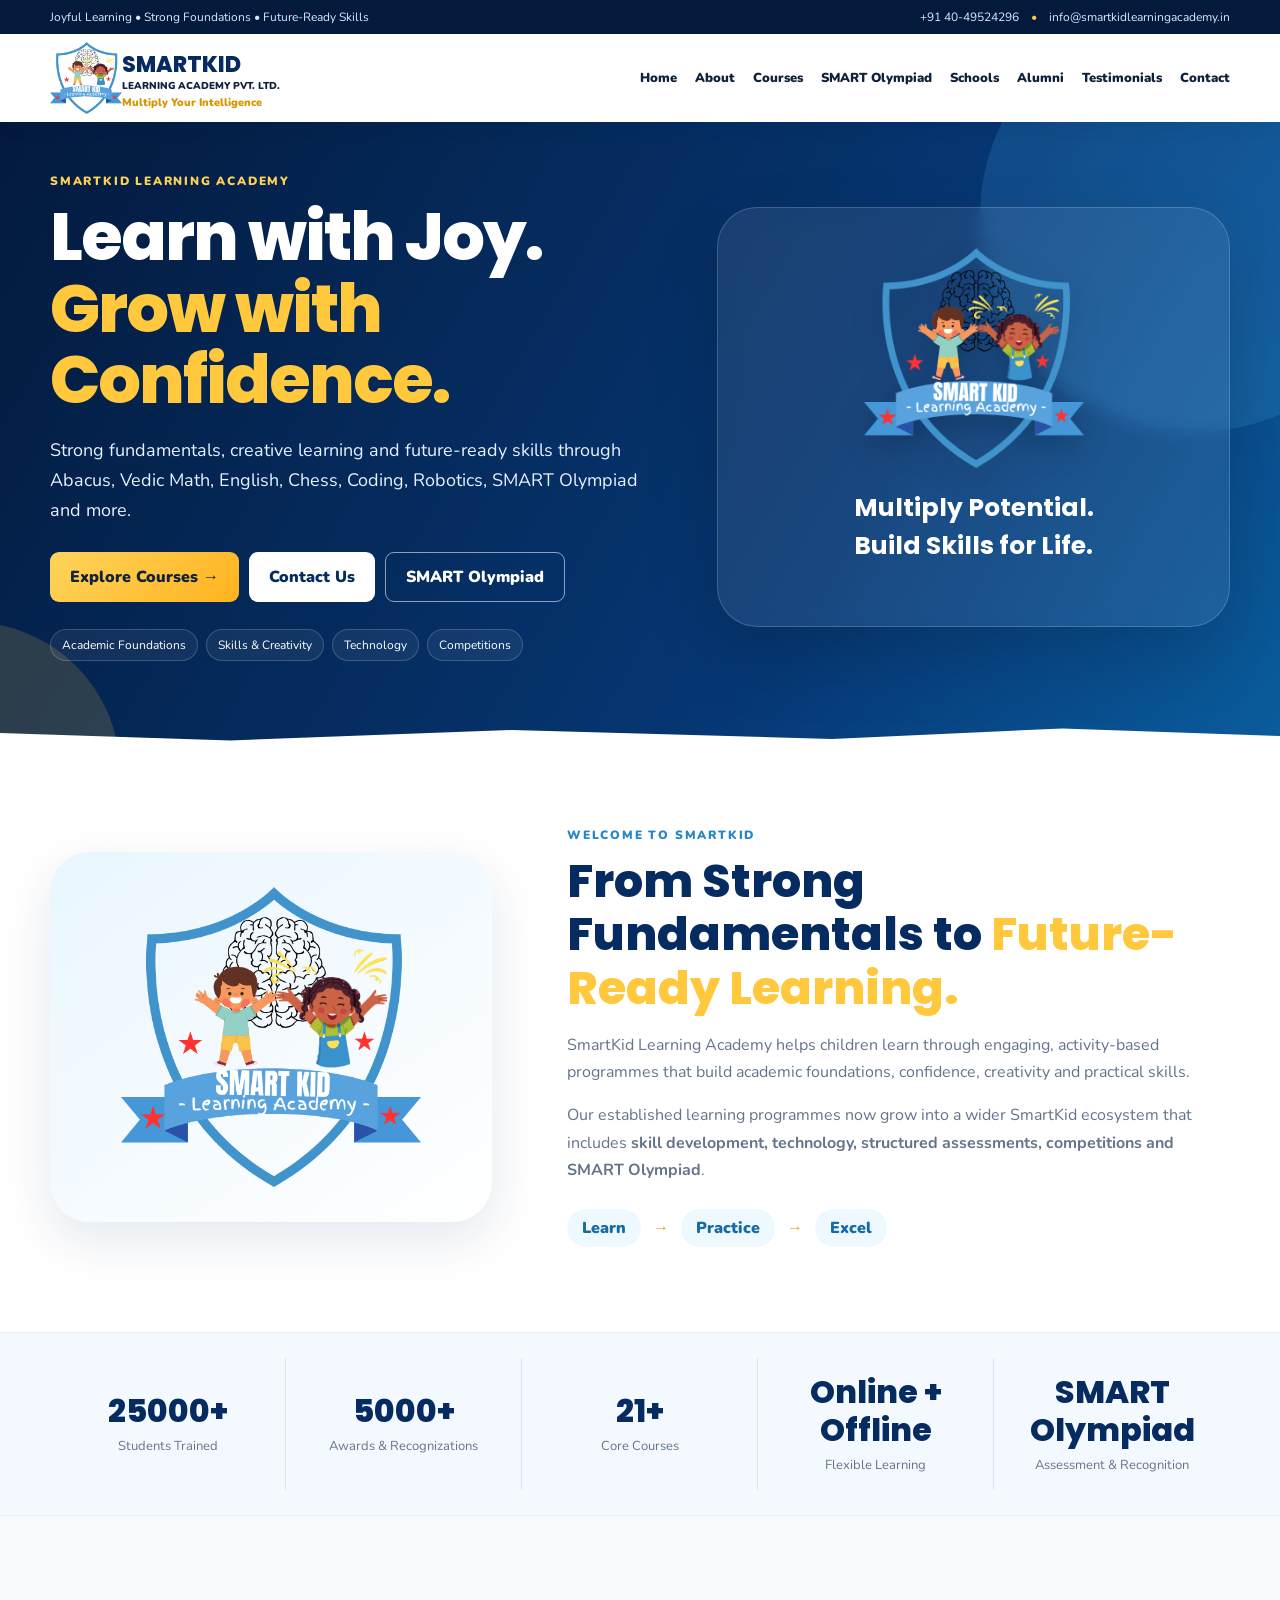
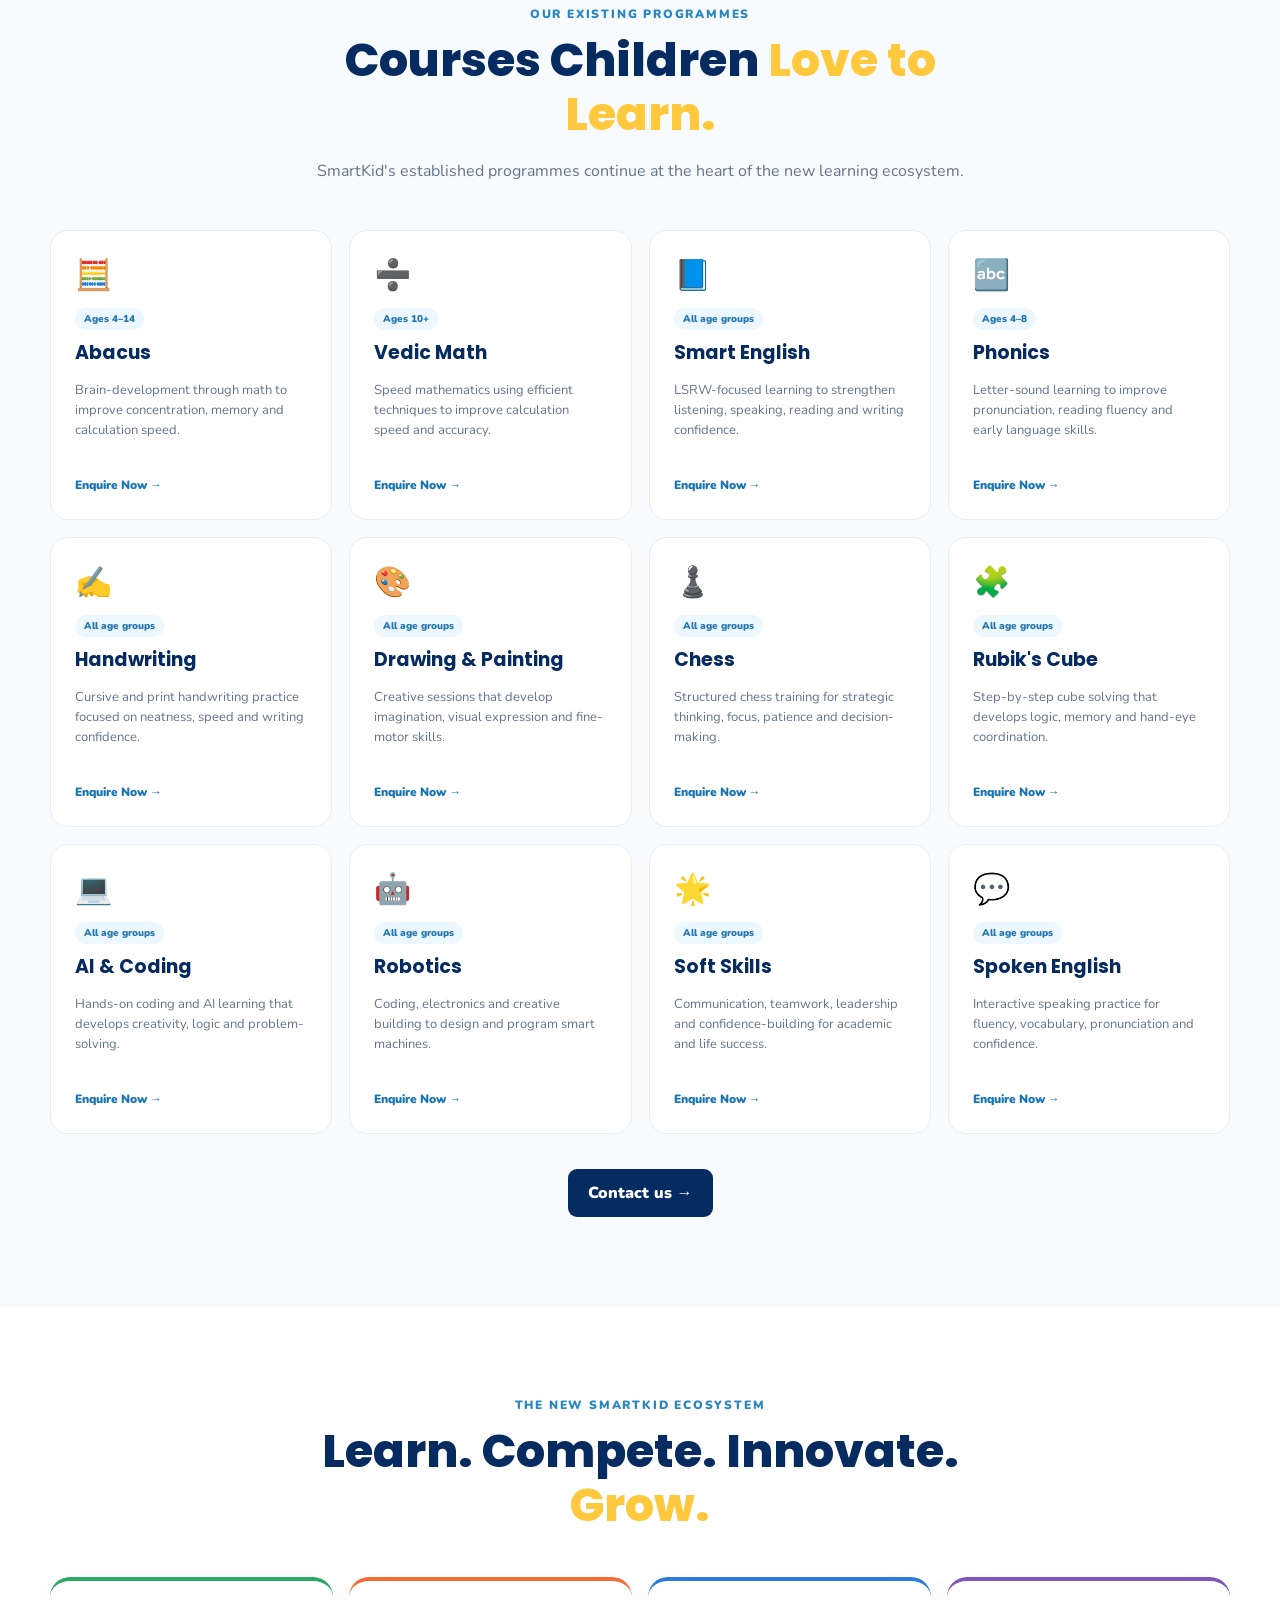
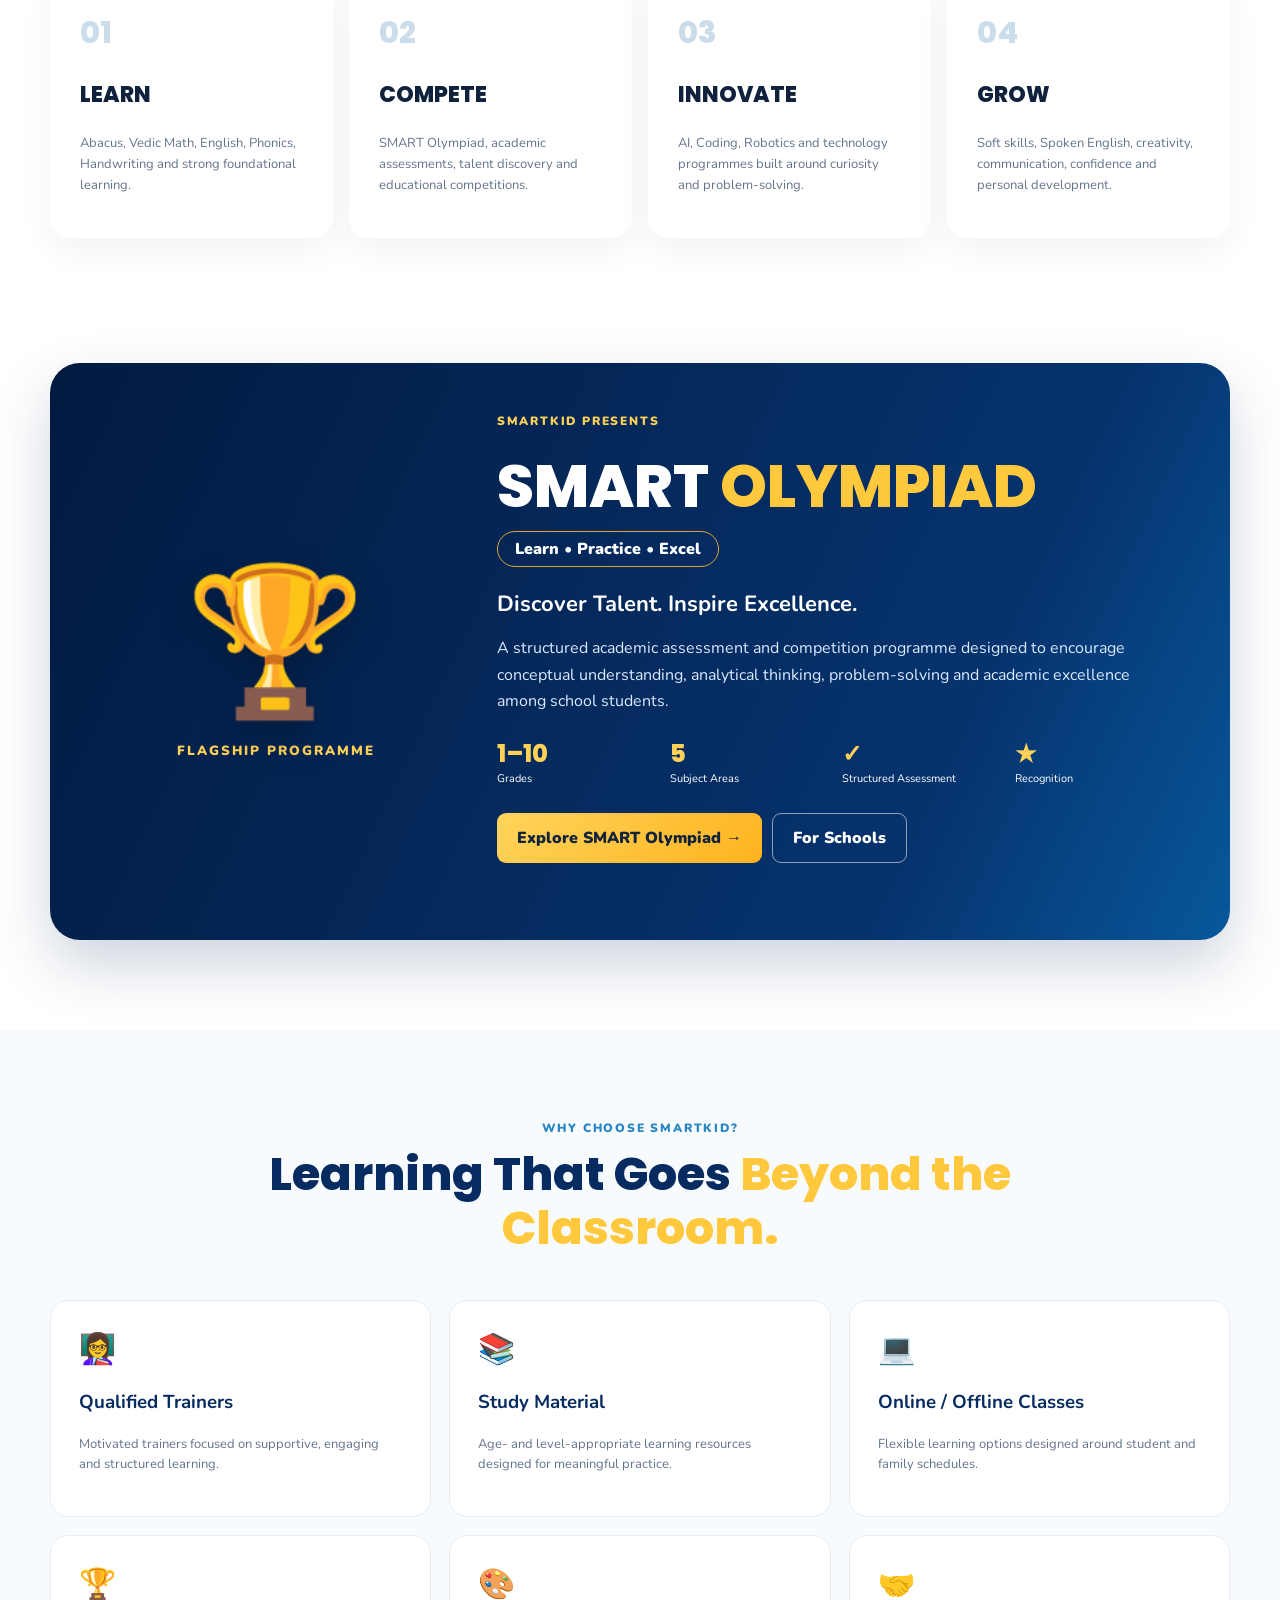
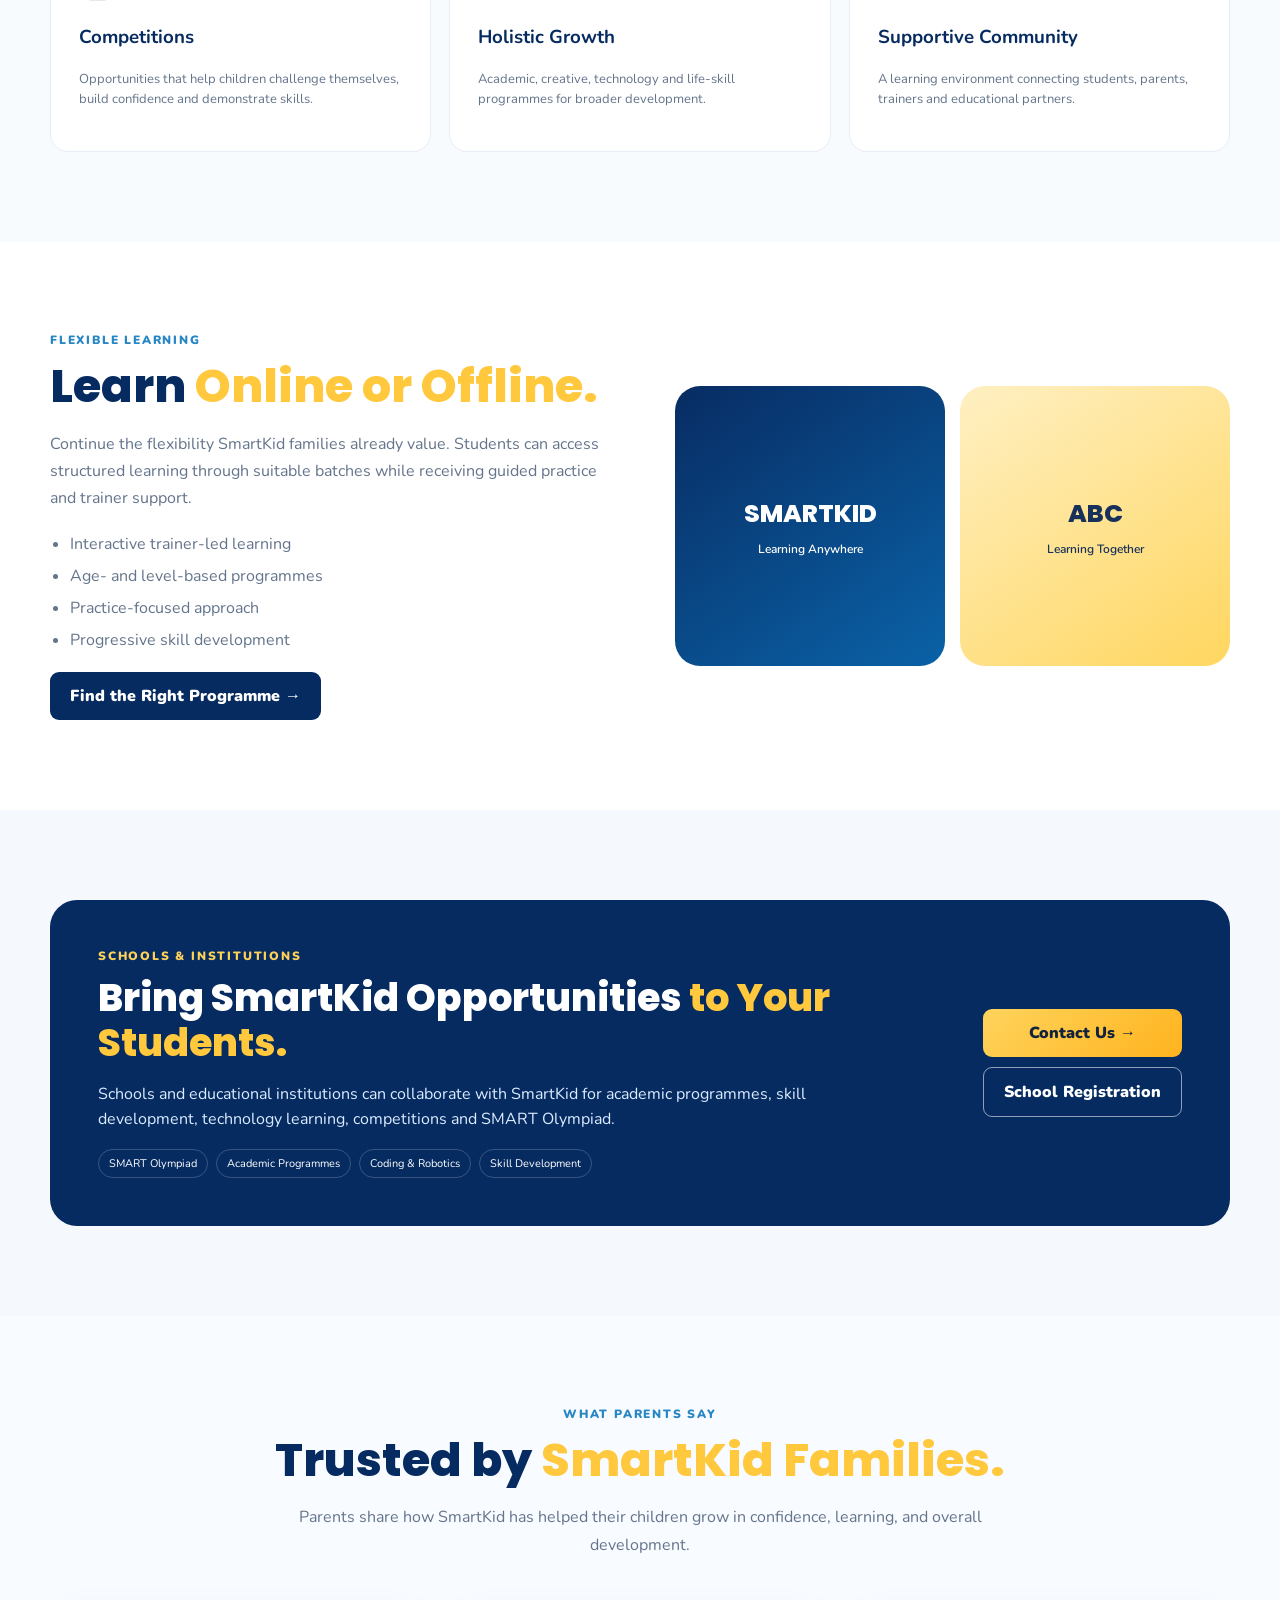
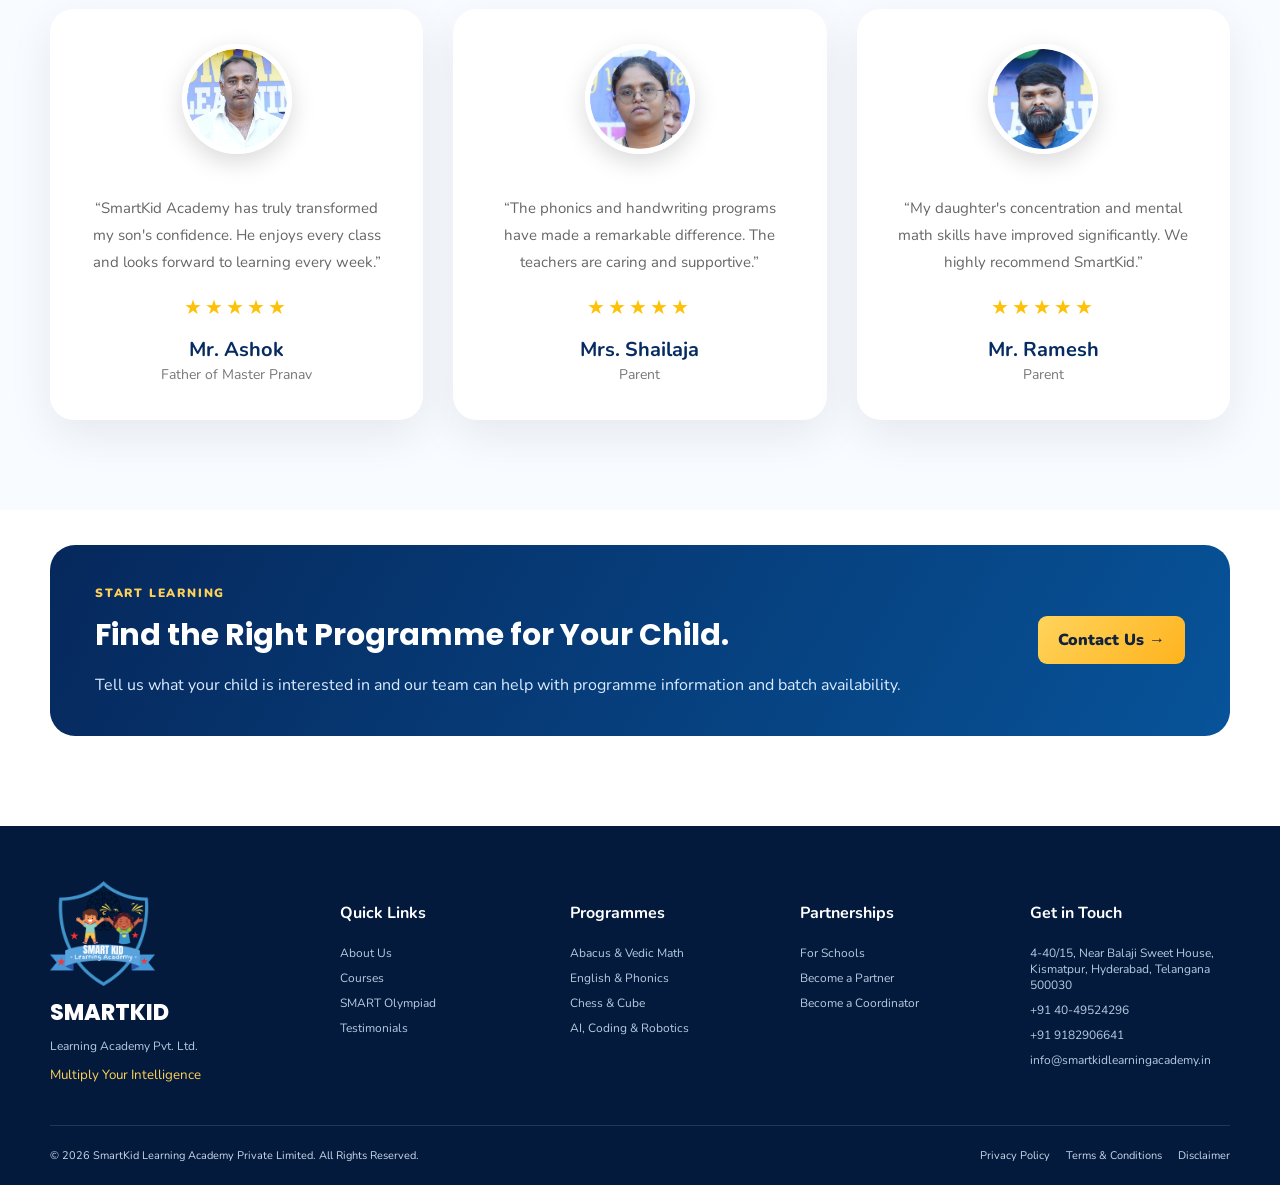
<file: index.html>
<!DOCTYPE html>
<html lang="en">

<head>
    <meta charset="UTF-8">
    <meta name="viewport" content="width=device-width,initial-scale=1.0">
    <meta name="description"
        content="SmartKid Learning Academy - Abacus, Vedic Math, English, Phonics, Chess, Coding, Robotics, SMART Olympiad and skill development.">
    <title>SmartKid Learning Academy | Learn • Practice • Excel</title>
    <link rel="preconnect" href="https://fonts.googleapis.com">
    <link rel="preconnect" href="https://fonts.gstatic.com" crossorigin>
    <link
        href="https://fonts.googleapis.com/css2?family=Nunito:wght@400;600;700;800;900&family=Poppins:wght@500;600;700;800&display=swap"
        rel="stylesheet">
    <link rel="stylesheet" href="style.css">
</head>

<body>
    <header>
        <div class="topbar">
            <div class="container top-inner"><span>Joyful Learning • Strong Foundations • Future-Ready Skills</span>
                <div><a href="tel:+91 40-49524296">+91 40-49524296</a><i>•</i><a
                        href="mailto:info@smartkidlearningacademy.in">info@smartkidlearningacademy.in</a></div>
            </div>
        </div>
        <nav class="container navbar">
            <a class="brand" href="#home"><img src="assets/smartkid-logo.png" alt="SmartKid Learning Academy">
                <div><b>SMARTKID</b><span>Learning Academy Pvt. Ltd.</span><small>Multiply Your Intelligence</small>
                </div>
            </a>
            <button class="menu" aria-label="Menu"><span></span><span></span><span></span></button>
            <div class="navbox">
                <div class="links">
                    <a href="index.html">Home</a>
                    <a href="about.html">About</a>
                    <a href="courses.html">Courses</a>
                    <a href="smart-olympiad.html">SMART Olympiad</a>
                    <a href="schools.html">Schools</a>
                    <a href="alumni.html">Alumni</a>
                    <a href="gallery-testimonials.html">Testimonials</a>
                    <a href="contact.html">Contact</a>
                </div>
                <!-- <a class="btn outline" href="#demo">Book Free Demo</a> -->
            </div>
        </nav>
    </header>

    <main>
        <section class="hero" id="home">
            <div class="blob b1"></div>
            <div class="blob b2"></div>
            <div class="container hero-grid">
                <div class="hero-copy reveal">
                    <div class="kicker">SMARTKID LEARNING ACADEMY</div>
                    <h1>Learn with Joy.<br><span>Grow with Confidence.</span></h1>
                    <p>Strong fundamentals, creative learning and future-ready skills through Abacus, Vedic Math,
                        English, Chess, Coding, Robotics, SMART Olympiad and more.</p>
                    <div class="actions"><a class="btn gold" href="courses.html">Explore Courses →</a><a
                            class="btn white" href="contact.html">Contact Us</a><a class="btn ghost"
                            href="smart-olympiad.html">SMART Olympiad</a>
                    </div>
                    <div class="hero-pills"><span>Academic Foundations</span><span>Skills &
                            Creativity</span><span>Technology</span><span>Competitions</span></div>
                </div>
                <div class="hero-card reveal"><img src="assets/smartkid-logo.png" alt="">
                    <h2>Multiply Potential.<br>Build Skills for Life.</h2>
                    <!-- <div class="mini-grid"><span>🧮 Math</span><span>📚 English</span><span>🤖 Tech</span><span>🏆
                            Compete</span></div> -->
                </div>
            </div>
            <div class="wave"></div>
        </section>

        <section class="legacy" id="about">
            <div class="container legacy-grid">
                <div class="logo-stage reveal"><img src="assets/smartkid-logo.png" alt="SmartKid logo"></div>
                <div class="reveal">
                    <div class="label">WELCOME TO SMARTKID</div>
                    <h2>From Strong Fundamentals to <span>Future-Ready Learning.</span></h2>
                    <p>SmartKid Learning Academy helps children learn through engaging, activity-based programmes that
                        build academic foundations, confidence, creativity and practical skills.</p>
                    <p>Our established learning programmes now grow into a wider SmartKid ecosystem that includes
                        <strong>skill development, technology, structured assessments, competitions and SMART
                            Olympiad</strong>.
                    </p>
                    <div class="values"><span>Learn</span><b>→</b><span>Practice</span><b>→</b><span>Excel</span></div>
                </div>
            </div>
        </section>

        <section class="impact">
            <div class="container impact-row">
                <div><strong>25000+</strong><span>Students Trained</span></div>
                <div><strong>5000+</strong><span>Awards & Recognizations</span></div>
                <div><strong>21+</strong><span>Core Courses</span></div>
                <div><strong>Online + Offline</strong><span>Flexible Learning</span></div>
                <!-- <div><strong>Academic + Skills</strong><span>Holistic Development</span></div> -->
                <div><strong>SMART Olympiad</strong><span>Assessment & Recognition</span></div>
            </div>
        </section>

        <section class="section courses" id="courses">
            <div class="container">
                <div class="heading reveal">
                    <div class="label">OUR EXISTING PROGRAMMES</div>
                    <h2>Courses Children <span>Love to Learn.</span></h2>
                    <p>SmartKid's established programmes continue at the heart of the new learning ecosystem.</p>
                </div>
                <div class="course-grid">
                    <article class="course-card reveal">
                        <div class="course-icon">🧮</div>
                        <div class="course-meta">Ages 4–14</div>
                        <h3>Abacus</h3>
                        <p>Brain-development through math to improve concentration, memory and calculation speed.</p><a
                            href="contact.html">Enquire Now →</a>
                    </article>
                    <article class="course-card reveal">
                        <div class="course-icon">➗</div>
                        <div class="course-meta">Ages 10+</div>
                        <h3>Vedic Math</h3>
                        <p>Speed mathematics using efficient techniques to improve calculation speed and accuracy.</p><a
                            href="contact.html">Enquire Now →</a>
                    </article>
                    <article class="course-card reveal">
                        <div class="course-icon">📘</div>
                        <div class="course-meta">All age groups</div>
                        <h3>Smart English</h3>
                        <p>LSRW-focused learning to strengthen listening, speaking, reading and writing confidence.</p>
                        <a href="contact.html">Enquire Now →</a>
                    </article>
                    <article class="course-card reveal">
                        <div class="course-icon">🔤</div>
                        <div class="course-meta">Ages 4–8</div>
                        <h3>Phonics</h3>
                        <p>Letter-sound learning to improve pronunciation, reading fluency and early language skills.
                        </p><a href="contact.html">Enquire Now →</a>
                    </article>
                    <article class="course-card reveal">
                        <div class="course-icon">✍️</div>
                        <div class="course-meta">All age groups</div>
                        <h3>Handwriting</h3>
                        <p>Cursive and print handwriting practice focused on neatness, speed and writing confidence.</p>
                        <a href="contact.html">Enquire Now →</a>
                    </article>
                    <article class="course-card reveal">
                        <div class="course-icon">🎨</div>
                        <div class="course-meta">All age groups</div>
                        <h3>Drawing & Painting</h3>
                        <p>Creative sessions that develop imagination, visual expression and fine-motor skills.</p><a
                            href="contact.html">Enquire Now →</a>
                    </article>
                    <article class="course-card reveal">
                        <div class="course-icon">♟️</div>
                        <div class="course-meta">All age groups</div>
                        <h3>Chess</h3>
                        <p>Structured chess training for strategic thinking, focus, patience and decision-making.</p><a
                            href="contact.html">Enquire Now →</a>
                    </article>
                    <article class="course-card reveal">
                        <div class="course-icon">🧩</div>
                        <div class="course-meta">All age groups</div>
                        <h3>Rubik's Cube</h3>
                        <p>Step-by-step cube solving that develops logic, memory and hand-eye coordination.</p><a
                            href="contact.html">Enquire Now →</a>
                    </article>
                    <article class="course-card reveal">
                        <div class="course-icon">💻</div>
                        <div class="course-meta">All age groups</div>
                        <h3>AI & Coding</h3>
                        <p>Hands-on coding and AI learning that develops creativity, logic and problem-solving.</p><a
                            href="contact.html">Enquire Now →</a>
                    </article>
                    <article class="course-card reveal">
                        <div class="course-icon">🤖</div>
                        <div class="course-meta">All age groups</div>
                        <h3>Robotics</h3>
                        <p>Coding, electronics and creative building to design and program smart machines.</p><a
                            href="contact.html">Enquire Now →</a>
                    </article>
                    <article class="course-card reveal">
                        <div class="course-icon">🌟</div>
                        <div class="course-meta">All age groups</div>
                        <h3>Soft Skills</h3>
                        <p>Communication, teamwork, leadership and confidence-building for academic and life success.
                        </p><a href="contact.html">Enquire Now →</a>
                    </article>
                    <article class="course-card reveal">
                        <div class="course-icon">💬</div>
                        <div class="course-meta">All age groups</div>
                        <h3>Spoken English</h3>
                        <p>Interactive speaking practice for fluency, vocabulary, pronunciation and confidence.</p><a
                            href="contact.html">Enquire Now →</a>
                    </article>
                </div>
                <div class="center"><a class="btn navy" href="contact.html">Contact us →</a></div>
            </div>
        </section>

        <section class="section ecosystem">
            <div class="container">
                <div class="heading reveal">
                    <div class="label">THE NEW SMARTKID ECOSYSTEM</div>
                    <h2>Learn. Compete. Innovate. <span>Grow.</span></h2>
                </div>
                <div class="eco-grid">
                    <article class="eco e1 reveal"><b>01</b>
                        <h3>LEARN</h3>
                        <p>Abacus, Vedic Math, English, Phonics, Handwriting and strong foundational learning.</p>
                    </article>
                    <article class="eco e2 reveal"><b>02</b>
                        <h3>COMPETE</h3>
                        <p>SMART Olympiad, academic assessments, talent discovery and educational competitions.</p>
                    </article>
                    <article class="eco e3 reveal"><b>03</b>
                        <h3>INNOVATE</h3>
                        <p>AI, Coding, Robotics and technology programmes built around curiosity and problem-solving.
                        </p>
                    </article>
                    <article class="eco e4 reveal"><b>04</b>
                        <h3>GROW</h3>
                        <p>Soft skills, Spoken English, creativity, communication, confidence and personal development.
                        </p>
                    </article>
                </div>
            </div>
        </section>

        <section class="section olympiad" id="olympiad">
            <div class="container oly-box reveal">
                <div class="cup"><span>🏆</span><small>FLAGSHIP PROGRAMME</small></div>
                <div>
                    <div class="label yellow">SMARTKID PRESENTS</div>
                    <h2>SMART <span>OLYMPIAD</span></h2>
                    <div class="motto">Learn • Practice • Excel</div>
                    <h3>Discover Talent. Inspire Excellence.</h3>
                    <p>A structured academic assessment and competition programme designed to encourage conceptual
                        understanding, analytical thinking, problem-solving and academic excellence among school
                        students.</p>
                    <div class="oly-items"><span><b>1–10</b>Grades</span><span><b>5</b>Subject
                            Areas</span><span><b>✓</b>Structured Assessment</span><span><b>★</b>Recognition</span></div>
                    <div class="actions"><a class="btn gold" href="smart-olympiad.html">Explore SMART Olympiad →</a><a
                            class="btn ghost" href="schools.html">For Schools</a></div>
                </div>
            </div>
        </section>

        <section class="section why">
            <div class="container">
                <div class="heading reveal">
                    <div class="label">WHY CHOOSE SMARTKID?</div>
                    <h2>Learning That Goes <span>Beyond the Classroom.</span></h2>
                </div>
                <div class="why-grid">
                    <div class="why-item reveal"><i>👩‍🏫</i>
                        <h3>Qualified Trainers</h3>
                        <p>Motivated trainers focused on supportive, engaging and structured learning.</p>
                    </div>
                    <div class="why-item reveal"><i>📚</i>
                        <h3>Study Material</h3>
                        <p>Age- and level-appropriate learning resources designed for meaningful practice.</p>
                    </div>
                    <div class="why-item reveal"><i>💻</i>
                        <h3>Online / Offline Classes</h3>
                        <p>Flexible learning options designed around student and family schedules.</p>
                    </div>
                    <div class="why-item reveal"><i>🏆</i>
                        <h3>Competitions</h3>
                        <p>Opportunities that help children challenge themselves, build confidence and demonstrate
                            skills.</p>
                    </div>
                    <div class="why-item reveal"><i>🎨</i>
                        <h3>Holistic Growth</h3>
                        <p>Academic, creative, technology and life-skill programmes for broader development.</p>
                    </div>
                    <div class="why-item reveal"><i>🤝</i>
                        <h3>Supportive Community</h3>
                        <p>A learning environment connecting students, parents, trainers and educational partners.</p>
                    </div>
                </div>
            </div>
        </section>

        <section class="section modes">
            <div class="container mode-grid">
                <div class="mode-copy reveal">
                    <div class="label">FLEXIBLE LEARNING</div>
                    <h2>Learn <span>Online or Offline.</span></h2>
                    <p>Continue the flexibility SmartKid families already value. Students can access structured learning
                        through suitable batches while receiving guided practice and trainer support.</p>
                    <ul>
                        <li>Interactive trainer-led learning</li>
                        <li>Age- and level-based programmes</li>
                        <li>Practice-focused approach</li>
                        <li>Progressive skill development</li>
                    </ul><a class="btn navy" href="courses.html">Find the Right Programme →</a>
                </div>
                <div class="mode-art reveal">
                    <div class="device">SMARTKID<br><small>Learning Anywhere</small></div>
                    <div class="classroom">ABC<br><small>Learning Together</small></div>
                </div>
            </div>
        </section>

        <section class="section schools" id="schools">
            <div class="container school-box reveal">
                <div>
                    <div class="label yellow">SCHOOLS & INSTITUTIONS</div>
                    <h2>Bring SmartKid Opportunities <span>to Your Students.</span></h2>
                    <p>Schools and educational institutions can collaborate with SmartKid for academic programmes, skill
                        development, technology learning, competitions and SMART Olympiad.</p>
                    <div class="chips"><span>SMART Olympiad</span><span>Academic Programmes</span><span>Coding &
                            Robotics</span><span>Skill Development</span></div>
                </div>
                <div class="school-actions">
                    <a class="btn gold" href="contact.html">Contact Us →</a>
                    <a class="btn ghost" href="schools.html">School Registration</a>
                </div>
            </div>
        </section>

        <!-- <section class="section testimonials" id="testimonials">
            <div class="container">
                <div class="heading reveal">
                    <div class="label">WHAT PARENTS SAY</div>
                    <h2>Trusted by <span>SmartKid Families.</span></h2>
                </div>
                <div class="test-grid">
                    <blockquote class="reveal">“SmartKid Academy has truly transformed my Son’s confidence. He loves the
                        classes and the teachers are wonderful!”<footer>Mr Ashok <span>Father of Master Pranav</span>
                        </footer>
                    </blockquote>
                    <blockquote class="reveal">“My Daughter’s focus and mental math skills have improved significantly.
                        Highly recommend the Abacus course!”<footer>Mr. Ramesh <span>Parent</span></footer>
                    </blockquote>
                    <blockquote class="reveal">“Excellent academy with passionate mentors. The phonics and handwriting
                        programs are really helping my child in school.”<footer>Mrs Shailaja <span>Parent</span>
                        </footer>
                    </blockquote>
                </div>
            </div>
        </section> -->
        <section class="section testimonials" id="testimonials">

            <div class="container">

                <div class="heading reveal">
                    <div class="label">WHAT PARENTS SAY</div>
                    <h2>Trusted by <span>SmartKid Families.</span></h2>
                    <p>Parents share how SmartKid has helped their children grow in confidence, learning, and overall
                        development.</p>
                </div>

                <div class="test-grid">

                    <article class="testimonial-card reveal">

                        <img src="assets/testimonials/Ashok.png" alt="Mr Ashok">

                        <p>
                            “SmartKid Academy has truly transformed my son's confidence.
                            He enjoys every class and looks forward to learning every week.”
                        </p>

                        <div class="stars">★★★★★</div>

                        <h4>Mr. Ashok</h4>

                        <span>Father of Master Pranav</span>

                    </article>


                    <article class="testimonial-card reveal">

                        <img src="assets/testimonials/Shailaja.png" alt="Mrs Shailaja">

                        <p>
                            “The phonics and handwriting programs have made a remarkable
                            difference. The teachers are caring and supportive.”
                        </p>

                        <div class="stars">★★★★★</div>

                        <h4>Mrs. Shailaja</h4>

                        <span>Parent</span>

                    </article>


                    <article class="testimonial-card reveal">

                        <img src="assets/testimonials/Ramesh.png" alt="Mr Ramesh">

                        <p>
                            “My daughter's concentration and mental math skills have
                            improved significantly. We highly recommend SmartKid.”
                        </p>

                        <div class="stars">★★★★★</div>

                        <h4>Mr. Ramesh</h4>

                        <span>Parent</span>

                    </article>

                </div>

            </div>

        </section>


        <section class="section demo" id="demo">
            <div class="container demo-box reveal">
                <div>
                    <div class="label yellow">START LEARNING</div>
                    <h2>Find the Right Programme for Your Child.</h2>
                    <p>Tell us what your child is interested in and our team can help with programme information and
                        batch availability.</p>
                </div><a class="btn gold" href="tel:+919182906641">Contact Us →</a>
            </div>
        </section>
    </main>

    <footer id="contact">
        <div class="container footer-grid">
            <div class="foot-brand"><img src="assets/smartkid-logo.png" alt="">
                <h3>SMARTKID</h3>
                <!-- <p>Learning Academy Pvt. Ltd.</p><small>Learn • Practice • Excel</small> -->
                 <p>Learning Academy Pvt. Ltd.</p><small>Multiply Your Intelligence</small>
            </div>
            <div>
                <h4>Quick Links</h4><a href="about.html">About Us</a><a href="courses.html">Courses</a><a
                    href="smart-olympiad.html">SMART
                    Olympiad</a><a href="gallery-testimonials.html">Testimonials</a>
            </div>
            <div>
                <h4>Programmes</h4><a href="courses.html">Abacus & Vedic Math</a><a href="courses.html">English &
                    Phonics</a><a href="courses.html">Chess & Cube</a><a href="courses.html">AI, Coding & Robotics</a>
            </div>
            <div>
                <h4>Partnerships</h4><a href="schools.html">For Schools</a><a href="schools.html">Become a Partner</a><a
                    href="smart-olympiad.html">Become a Coordinator</a>
            </div>
            <div>
                <h4>Get in Touch</h4>
                <p>4-40/15, Near Balaji Sweet House, Kismatpur, Hyderabad, Telangana 500030</p><a
                    href="tel:91 40-49524296">+91 40-49524296</a><a href="tel:+91 9182906641">+91 9182906641</a><a
                    href="mailto:info@smartkidlearningacademy.in">info@smartkidlearningacademy.in</a>
            </div>
        </div>
        <div class="container foot-bottom"><span>© 2026 SmartKid Learning Academy Private Limited. All Rights
                Reserved.</span>
            <div><a href="#">Privacy Policy</a><a href="#">Terms & Conditions</a><a href="#">Disclaimer</a></div>
        </div>
    </footer>
    <script src="script.js"></script>
</body>

</html>
</file>
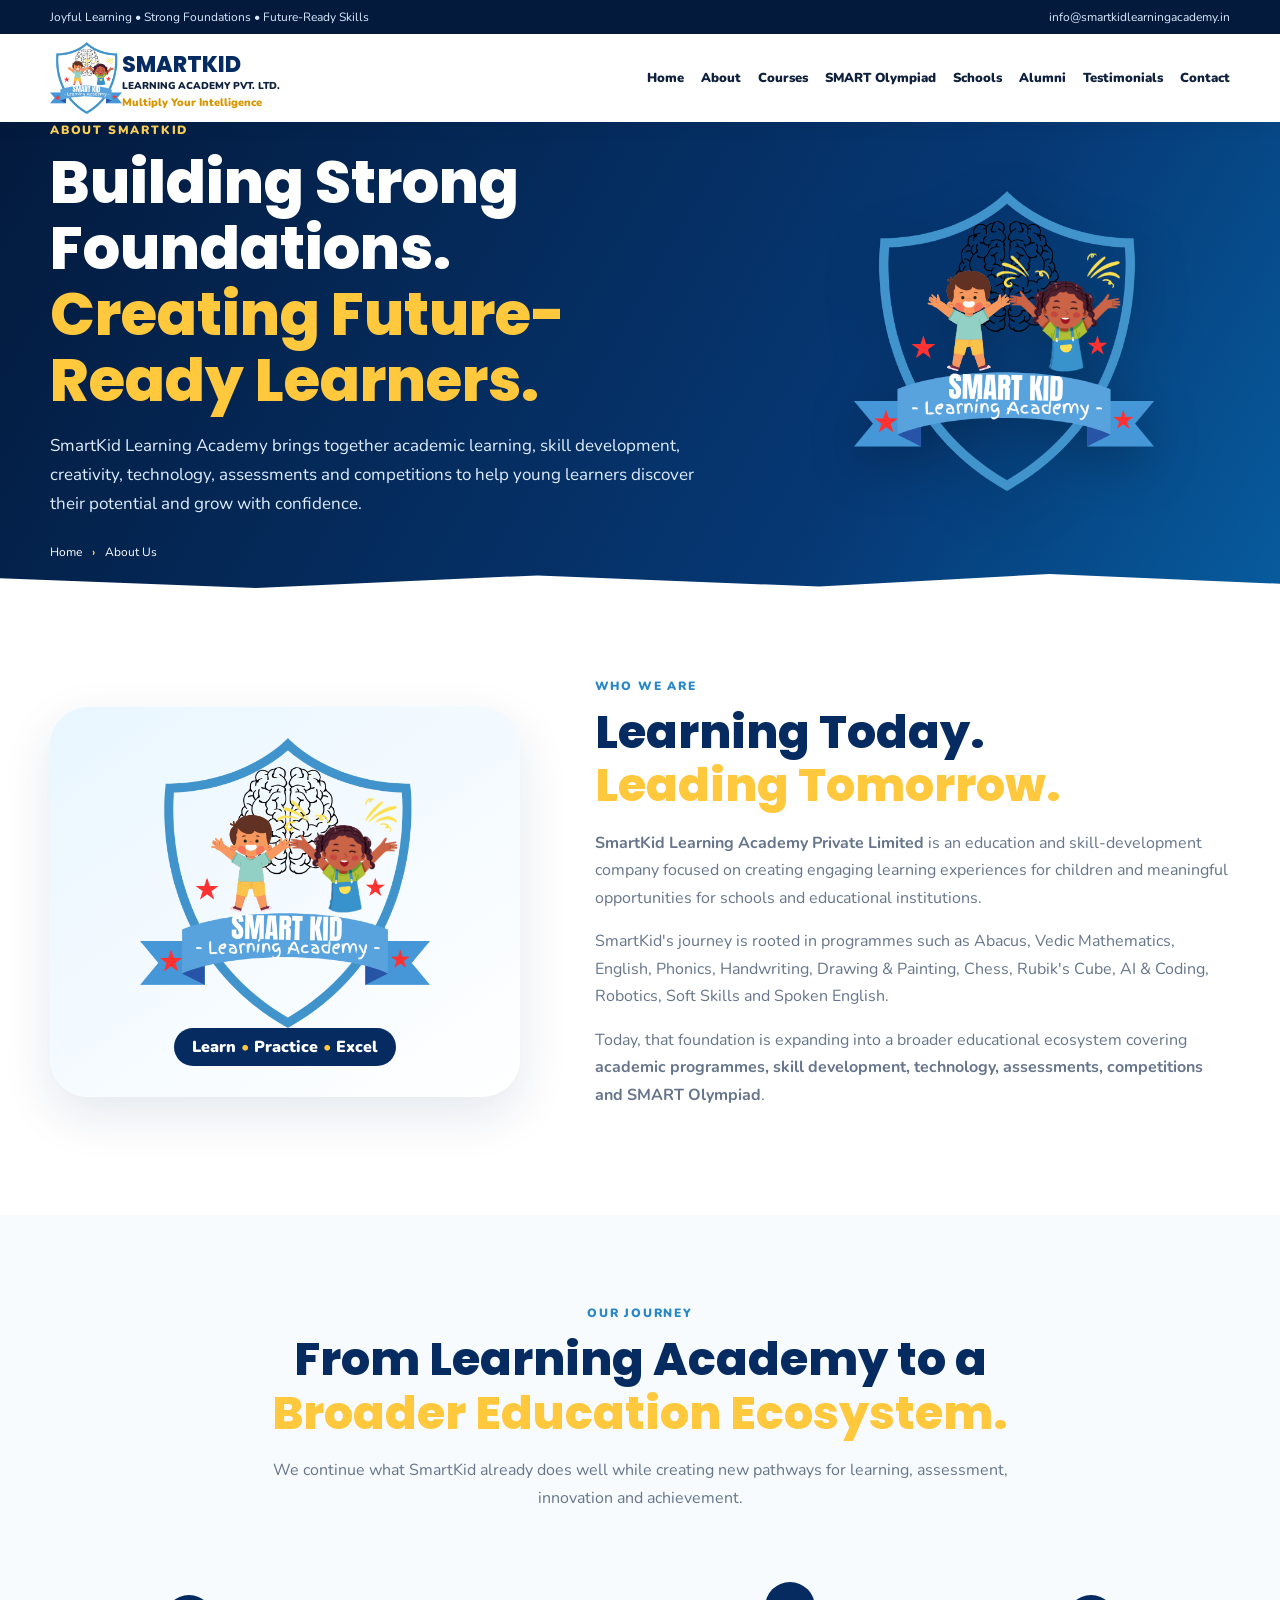
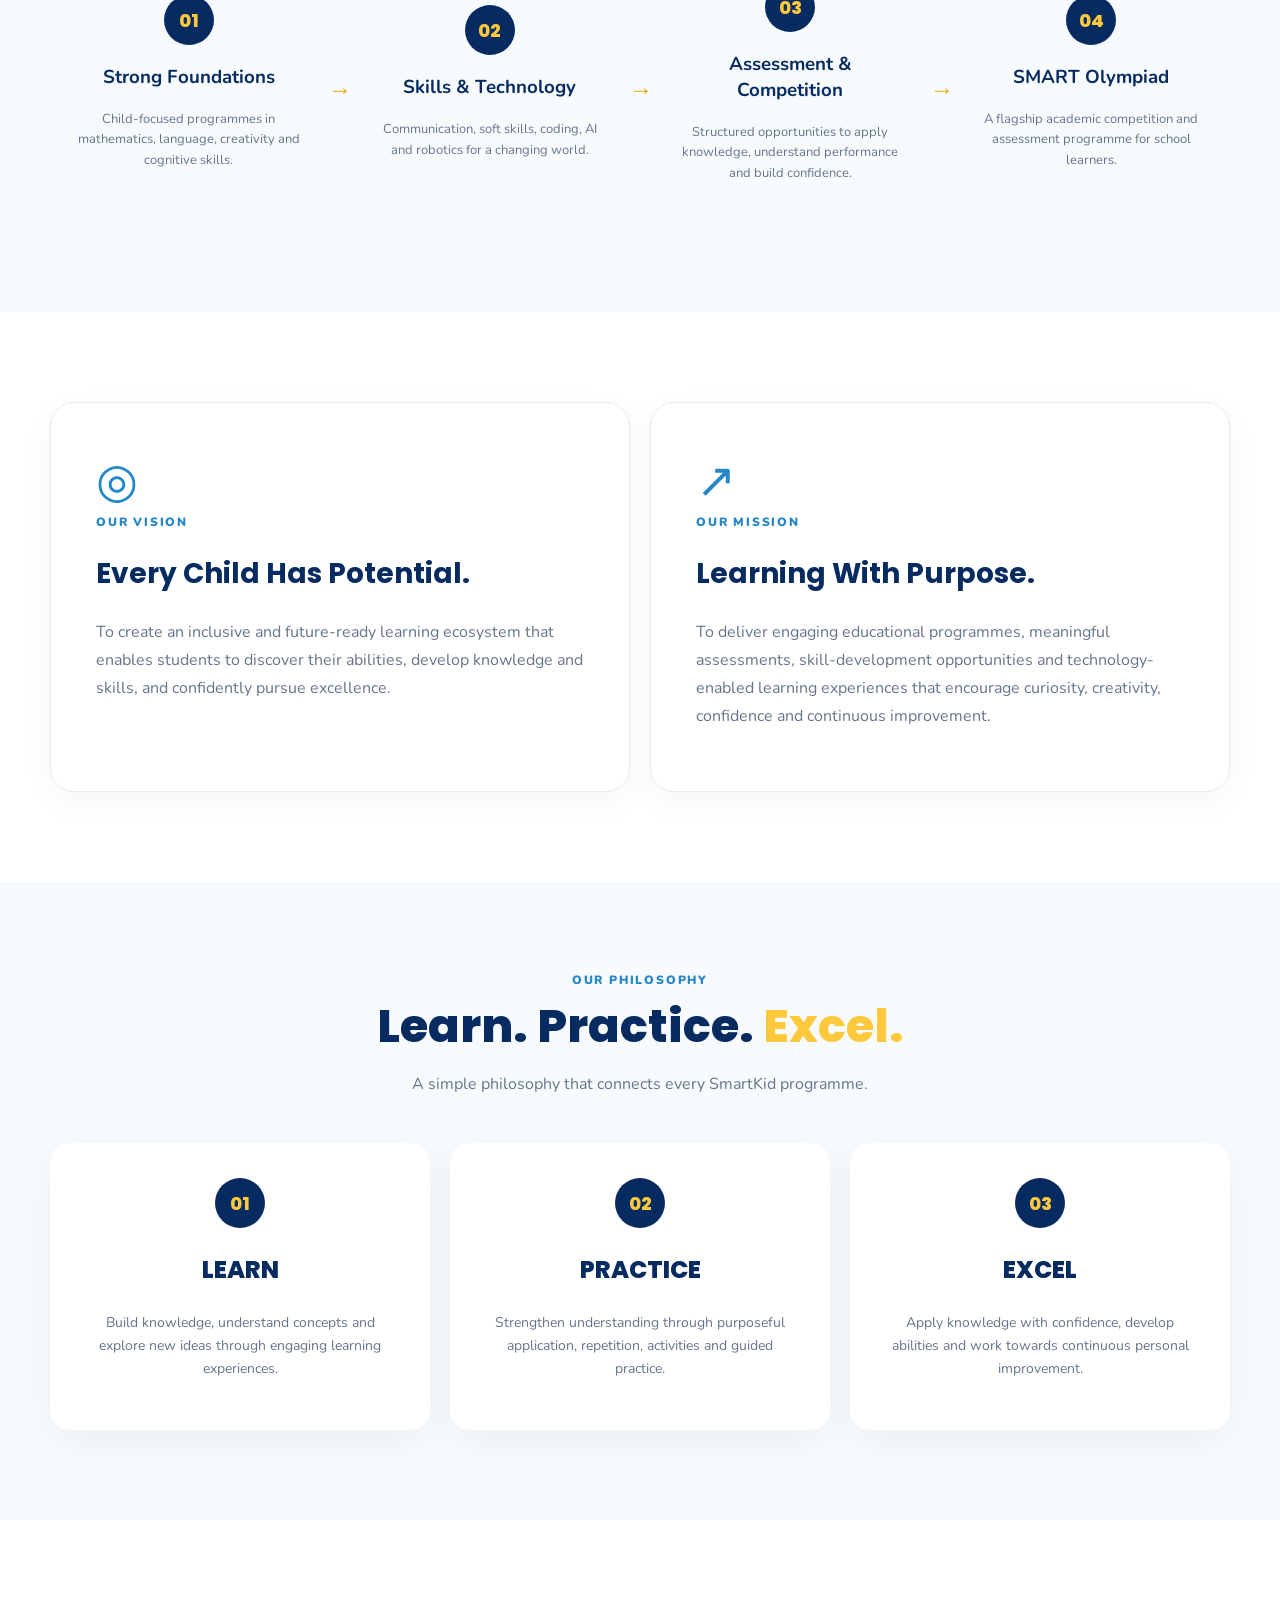
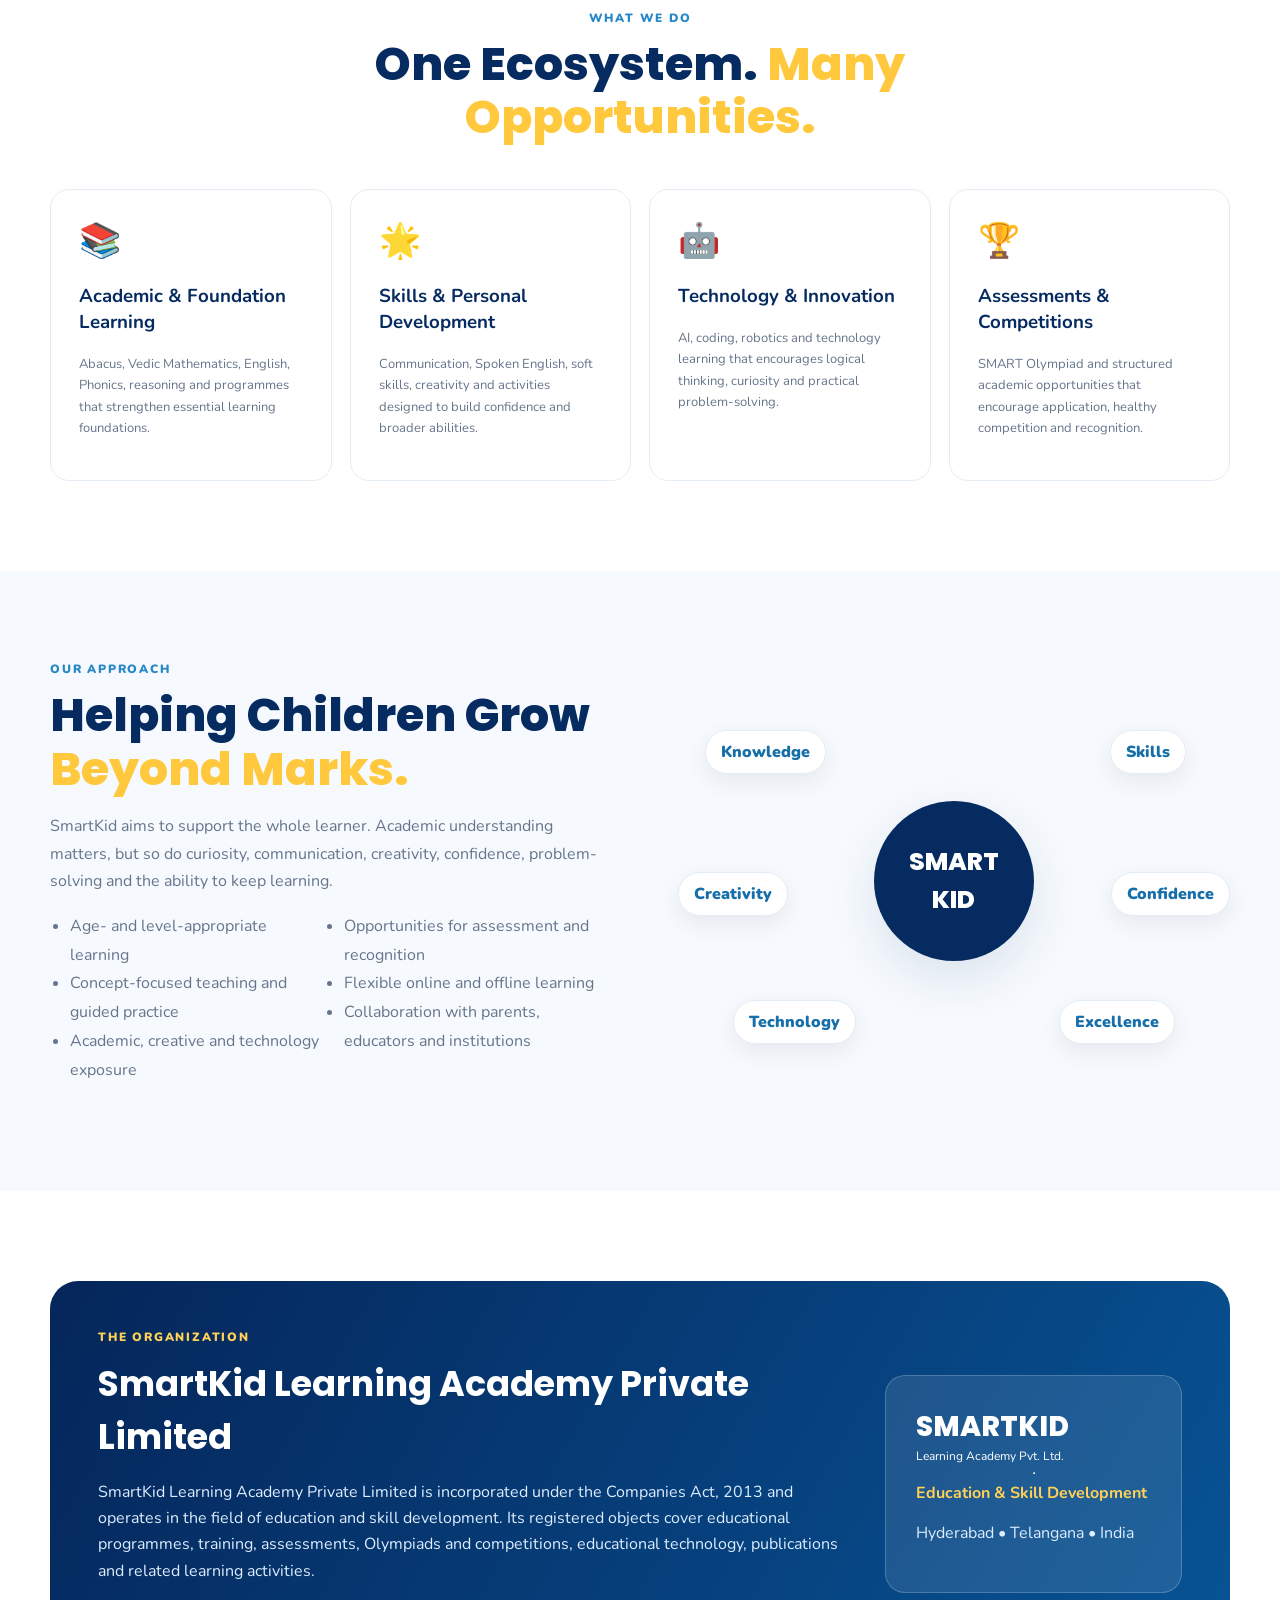
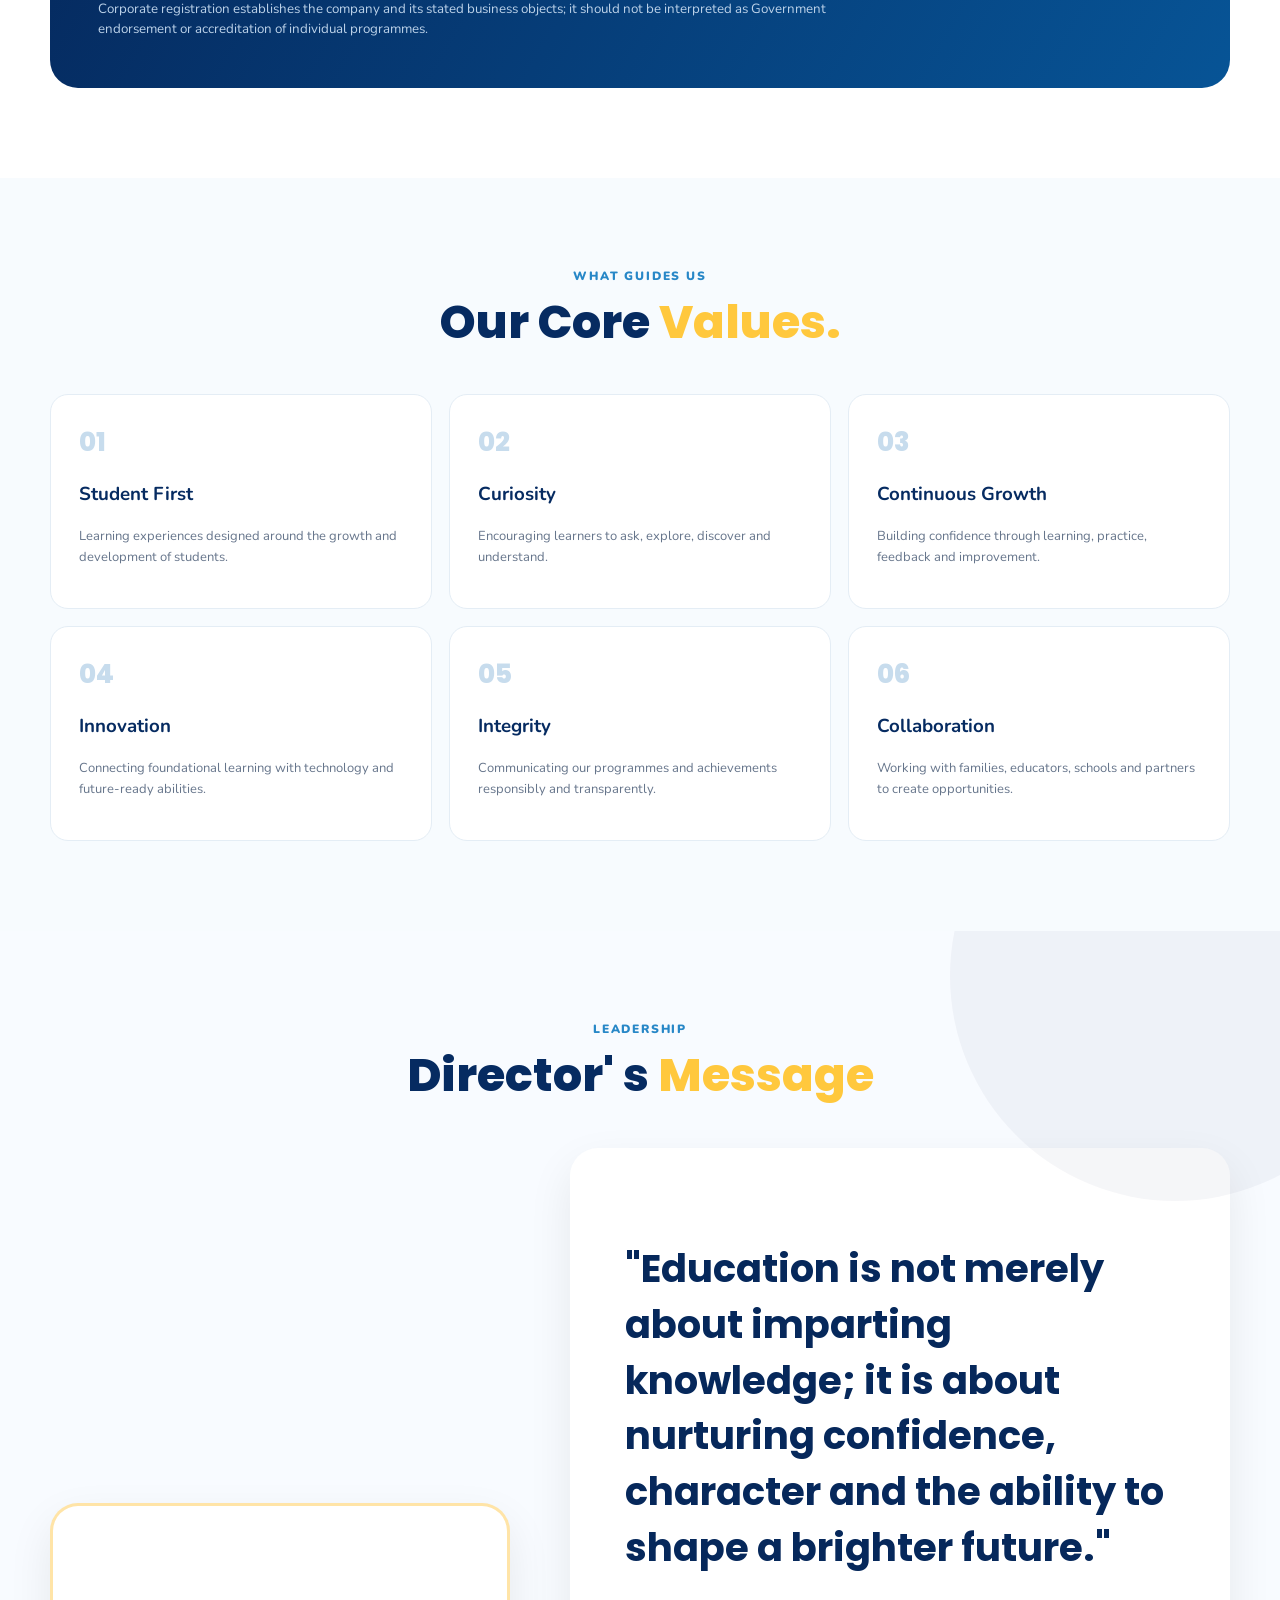
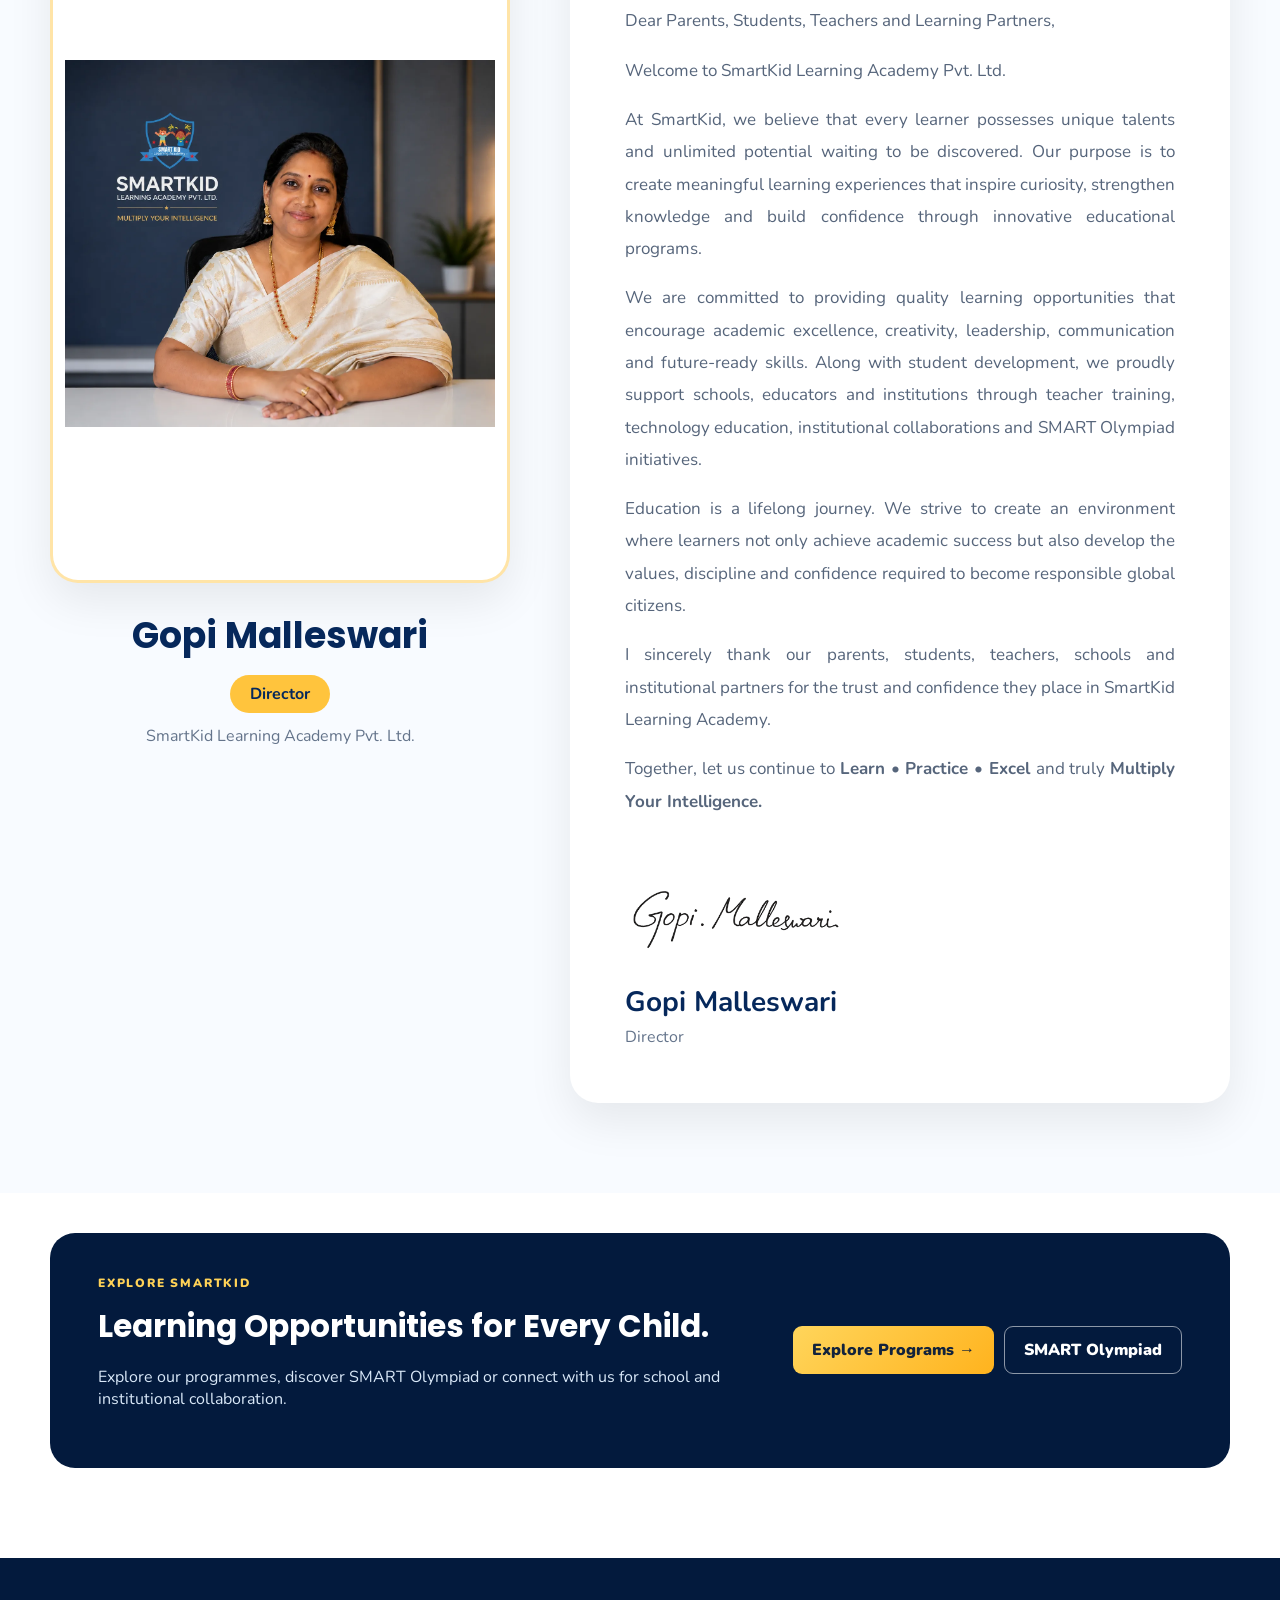
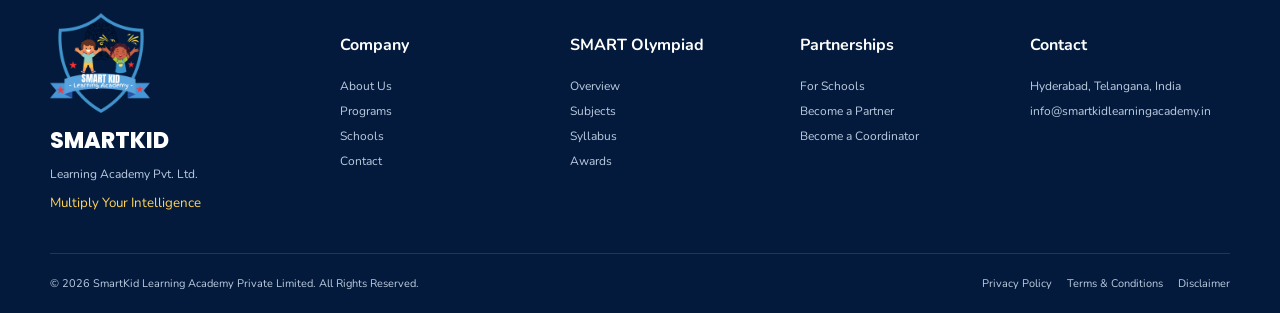
<file: about.html>
<!DOCTYPE html>
<html lang="en">

<head>
    <meta charset="UTF-8">
    <meta name="viewport" content="width=device-width,initial-scale=1.0">
    <meta name="description"
        content="About SmartKid Learning Academy Private Limited - education, skill development, technology, assessments and competitions.">
    <title>About Us | SmartKid Learning Academy</title>
    <link rel="preconnect" href="https://fonts.googleapis.com">
    <link rel="preconnect" href="https://fonts.gstatic.com" crossorigin>
    <link
        href="https://fonts.googleapis.com/css2?family=Nunito:wght@400;600;700;800;900&family=Poppins:wght@500;600;700;800&display=swap"
        rel="stylesheet">
    <link rel="stylesheet" href="about.css">
</head>

<body>
    <header>
        <div class="topbar">
            <div class="container top-inner"><span>Joyful Learning • Strong Foundations • Future-Ready Skills</span><a
                    href="mailto:info@smartkidlearningacademy.in">info@smartkidlearningacademy.in</a></div>
        </div>
        <nav class="container navbar">
            <a class="brand" href="index.html"><img src="assets/smartkid-logo.png" alt="SmartKid Learning Academy">
                <div><b>SMARTKID</b><span>Learning Academy Pvt. Ltd.</span><small>Multiply Your Intelligence</small></div>
            </a>
            <button class="menu" aria-label="Menu"><span></span><span></span><span></span></button>
            <div class="navbox">
                <!-- <div class="links"><a href="index.html">Home</a><a class="active" href="about.html">About</a><a
                        href="#">Courses</a><a href="#">SMART Olympiad</a><a href="#">Schools</a><a
                        href="#">Partners</a><a href="#">Resources</a><a href="#">Contact</a></div><a
                    class="btn outline" href="#">Book Free Demo</a>
            </div> -->
            <div class="links">
                    <a href="index.html">Home</a>
                    <a href="about.html">About</a> 
                    <a href="courses.html">Courses</a>
                    <a href="smart-olympiad.html">SMART Olympiad</a>
                    <a href="schools.html">Schools</a>
                    <a href="alumni.html">Alumni</a>
                    <a href="gallery-testimonials.html">Testimonials</a>
                    <a href="contact.html">Contact</a></div>
                    <!-- <a class="btn outline" href="#demo">Book Free Demo</a> -->
            </div>
        </nav>
    </header>

    <main>
        <section class="page-hero">
            <div class="container hero-grid">
                <div class="reveal">
                    <div class="kicker">ABOUT SMARTKID</div>
                    <h1>Building Strong Foundations.<br><span>Creating Future-Ready Learners.</span></h1>
                    <p>SmartKid Learning Academy brings together academic learning, skill development, creativity,
                        technology, assessments and competitions to help young learners discover their potential and
                        grow with confidence.</p>
                    <div class="crumb"><a href="index.html">Home</a><b>›</b><span>About Us</span></div>
                </div>
                <div class="hero-logo reveal"><img src="assets/smartkid-logo.png" alt="SmartKid Learning Academy logo">
                </div>
            </div>
            <div class="wave"></div>
        </section>

        <section class="section intro">
            <div class="container split">
                <div class="logo-stage reveal"><img src="assets/smartkid-logo.png" alt="">
                    <div class="motto">Learn <b>•</b> Practice <b>•</b> Excel</div>
                </div>
                <div class="copy reveal">
                    <div class="label">WHO WE ARE</div>
                    <h2>Learning Today.<br><span>Leading Tomorrow.</span></h2>
                    <p><strong>SmartKid Learning Academy Private Limited</strong> is an education and skill-development
                        company focused on creating engaging learning experiences for children and meaningful
                        opportunities for schools and educational institutions.</p>
                    <p>SmartKid's journey is rooted in programmes such as Abacus, Vedic Mathematics, English, Phonics,
                        Handwriting, Drawing & Painting, Chess, Rubik's Cube, AI & Coding, Robotics, Soft Skills and
                        Spoken English.</p>
                    <p>Today, that foundation is expanding into a broader educational ecosystem covering
                        <strong>academic programmes, skill development, technology, assessments, competitions and SMART
                            Olympiad</strong>.
                    </p>
                </div>
            </div>
        </section>

        <section class="section story">
            <div class="container">
                <div class="heading reveal">
                    <div class="label">OUR JOURNEY</div>
                    <h2>From Learning Academy to a <span>Broader Education Ecosystem.</span></h2>
                    <p>We continue what SmartKid already does well while creating new pathways for learning, assessment,
                        innovation and achievement.</p>
                </div>
                <div class="journey reveal">
                    <div><b>01</b>
                        <h3>Strong Foundations</h3>
                        <p>Child-focused programmes in mathematics, language, creativity and cognitive skills.</p>
                    </div><i>→</i>
                    <div><b>02</b>
                        <h3>Skills & Technology</h3>
                        <p>Communication, soft skills, coding, AI and robotics for a changing world.</p>
                    </div><i>→</i>
                    <div><b>03</b>
                        <h3>Assessment & Competition</h3>
                        <p>Structured opportunities to apply knowledge, understand performance and build confidence.</p>
                    </div><i>→</i>
                    <div><b>04</b>
                        <h3>SMART Olympiad</h3>
                        <p>A flagship academic competition and assessment programme for school learners.</p>
                    </div>
                </div>
            </div>
        </section>

        <section class="section vision">
            <div class="container vision-grid">
                <article class="reveal">
                    <div class="bigicon">◎</div>
                    <div class="label">OUR VISION</div>
                    <h2>Every Child Has Potential.</h2>
                    <p>To create an inclusive and future-ready learning ecosystem that enables students to discover
                        their abilities, develop knowledge and skills, and confidently pursue excellence.</p>
                </article>
                <article class="reveal">
                    <div class="bigicon">↗</div>
                    <div class="label">OUR MISSION</div>
                    <h2>Learning With Purpose.</h2>
                    <p>To deliver engaging educational programmes, meaningful assessments, skill-development
                        opportunities and technology-enabled learning experiences that encourage curiosity, creativity,
                        confidence and continuous improvement.</p>
                </article>
            </div>
        </section>

        <section class="section philosophy">
            <div class="container">
                <div class="heading reveal">
                    <div class="label">OUR PHILOSOPHY</div>
                    <h2>Learn. Practice. <span>Excel.</span></h2>
                    <p>A simple philosophy that connects every SmartKid programme.</p>
                </div>
                <div class="philo-grid">
                    <article class="reveal">
                        <div>01</div>
                        <h3>LEARN</h3>
                        <p>Build knowledge, understand concepts and explore new ideas through engaging learning
                            experiences.</p>
                    </article>
                    <article class="reveal">
                        <div>02</div>
                        <h3>PRACTICE</h3>
                        <p>Strengthen understanding through purposeful application, repetition, activities and guided
                            practice.</p>
                    </article>
                    <article class="reveal">
                        <div>03</div>
                        <h3>EXCEL</h3>
                        <p>Apply knowledge with confidence, develop abilities and work towards continuous personal
                            improvement.</p>
                    </article>
                </div>
            </div>
        </section>

        <section class="section what">
            <div class="container">
                <div class="heading reveal">
                    <div class="label">WHAT WE DO</div>
                    <h2>One Ecosystem. <span>Many Opportunities.</span></h2>
                </div>
                <div class="what-grid">
                    <article class="reveal"><span>📚</span>
                        <h3>Academic & Foundation Learning</h3>
                        <p>Abacus, Vedic Mathematics, English, Phonics, reasoning and programmes that strengthen
                            essential learning foundations.</p>
                    </article>
                    <article class="reveal"><span>🌟</span>
                        <h3>Skills & Personal Development</h3>
                        <p>Communication, Spoken English, soft skills, creativity and activities designed to build
                            confidence and broader abilities.</p>
                    </article>
                    <article class="reveal"><span>🤖</span>
                        <h3>Technology & Innovation</h3>
                        <p>AI, coding, robotics and technology learning that encourages logical thinking, curiosity and
                            practical problem-solving.</p>
                    </article>
                    <article class="reveal"><span>🏆</span>
                        <h3>Assessments & Competitions</h3>
                        <p>SMART Olympiad and structured academic opportunities that encourage application, healthy
                            competition and recognition.</p>
                    </article>
                </div>
            </div>
        </section>

        <section class="section approach">
            <div class="container approach-grid">
                <div class="reveal">
                    <div class="label">OUR APPROACH</div>
                    <h2>Helping Children Grow <span>Beyond Marks.</span></h2>
                    <p>SmartKid aims to support the whole learner. Academic understanding matters, but so do curiosity,
                        communication, creativity, confidence, problem-solving and the ability to keep learning.</p>
                    <ul>
                        <li>Age- and level-appropriate learning</li>
                        <li>Concept-focused teaching and guided practice</li>
                        <li>Academic, creative and technology exposure</li>
                        <li>Opportunities for assessment and recognition</li>
                        <li>Flexible online and offline learning</li>
                        <li>Collaboration with parents, educators and institutions</li>
                    </ul>
                </div>
                <div class="approach-art reveal">
                    <div class="center-circle">SMART<br>KID</div><span class="a1">Knowledge</span><span
                        class="a2">Skills</span><span class="a3">Creativity</span><span
                        class="a4">Confidence</span><span class="a5">Technology</span><span class="a6">Excellence</span>
                </div>
            </div>
        </section>

        <section class="section company">
            <div class="container company-box reveal">
                <div>
                    <div class="label yellow">THE ORGANIZATION</div>
                    <h2>SmartKid Learning Academy Private Limited</h2>
                    <p>SmartKid Learning Academy Private Limited is incorporated under the Companies Act, 2013 and
                        operates in the field of education and skill development. Its registered objects cover
                        educational programmes, training, assessments, Olympiads and competitions, educational
                        technology, publications and related learning activities.</p><small>Corporate registration
                        establishes the company and its stated business objects; it should not be interpreted as
                        Government endorsement or accreditation of individual programmes.</small>
                </div>
                <div class="company-card"><b>SMARTKID</b><span>Learning Academy Pvt. Ltd.</span>
                    <hr><strong>Education & Skill Development</strong>
                    <p>Hyderabad • Telangana • India</p>
                </div>
            </div>
        </section>

        <section class="section values-section">
            <div class="container">
                <div class="heading reveal">
                    <div class="label">WHAT GUIDES US</div>
                    <h2>Our Core <span>Values.</span></h2>
                </div>
                <div class="value-grid">
                    <div class="reveal"><b>01</b>
                        <h3>Student First</h3>
                        <p>Learning experiences designed around the growth and development of students.</p>
                    </div>
                    <div class="reveal"><b>02</b>
                        <h3>Curiosity</h3>
                        <p>Encouraging learners to ask, explore, discover and understand.</p>
                    </div>
                    <div class="reveal"><b>03</b>
                        <h3>Continuous Growth</h3>
                        <p>Building confidence through learning, practice, feedback and improvement.</p>
                    </div>
                    <div class="reveal"><b>04</b>
                        <h3>Innovation</h3>
                        <p>Connecting foundational learning with technology and future-ready abilities.</p>
                    </div>
                    <div class="reveal"><b>05</b>
                        <h3>Integrity</h3>
                        <p>Communicating our programmes and achievements responsibly and transparently.</p>
                    </div>
                    <div class="reveal"><b>06</b>
                        <h3>Collaboration</h3>
                        <p>Working with families, educators, schools and partners to create opportunities.</p>
                    </div>
                </div>
            </div>
        </section>


        <section class="director-section">

        <div class="container">

            <!-- <div class="section-heading">

                <span>LEADERSHIP</span>

                <h2>Director's Message</h2>

            </div> -->
                <div class="heading reveal">
                    <div class="label">LEADERSHIP</div>
                    <h2>Director' s <span>Message</span></h2>
                </div>

            <div class="director-wrapper">

                <!-- Left -->

                <div class="director-image">

                    <div class="image-card">

                        <img src="assets/director.webp" alt="Gopi Malleswari - Director">

                    </div>

                    <div class="director-info">

                        <h3>Gopi Malleswari</h3>

                        <span>Director</span>

                        <p>SmartKid Learning Academy Pvt. Ltd.</p>

                    </div>

                </div>

                <!-- Right -->

                <div class="director-message">

                    <i class="fa-solid fa-quote-left quote"></i>

                    <h3>

                        "Education is not merely about imparting knowledge; it is about nurturing confidence, character
                        and the ability to shape a brighter future."

                    </h3>

                    <p>

                        Dear Parents, Students, Teachers and Learning Partners,

                    </p>

                    <p>

                        Welcome to SmartKid Learning Academy Pvt. Ltd.

                    </p>

                    <p>

                        At SmartKid, we believe that every learner possesses unique
                        talents and unlimited potential waiting to be discovered.
                        Our purpose is to create meaningful learning experiences
                        that inspire curiosity, strengthen knowledge and build
                        confidence through innovative educational programs.

                    </p>

                    <p>

                        We are committed to providing quality learning opportunities
                        that encourage academic excellence, creativity, leadership,
                        communication and future-ready skills. Along with student
                        development, we proudly support schools, educators and
                        institutions through teacher training, technology education,
                        institutional collaborations and SMART Olympiad initiatives.

                    </p>

                    <p>

                        Education is a lifelong journey. We strive to create an
                        environment where learners not only achieve academic success
                        but also develop the values, discipline and confidence
                        required to become responsible global citizens.

                    </p>

                    <p>

                        I sincerely thank our parents, students, teachers, schools
                        and institutional partners for the trust and confidence they
                        place in SmartKid Learning Academy.

                    </p>

                    <p>

                        Together, let us continue to

                        <strong>

                            Learn • Practice • Excel

                        </strong>

                        and truly

                        <strong>

                            Multiply Your Intelligence.

                        </strong>

                    </p>

                    <div class="signature">

                        <img src="assets/director-signature.png" alt="Director Signature">

                    </div>

                    <h4>

                        Gopi Malleswari

                    </h4>

                    <span>

                        Director

                    </span>

                </div>

            </div>

        </div>

    </section>


        <section class="cta">
            <div class="container cta-box reveal">
                <div>
                    <div class="label yellow">EXPLORE SMARTKID</div>
                    <h2>Learning Opportunities for Every Child.</h2>
                    <p>Explore our programmes, discover SMART Olympiad or connect with us for school and institutional
                        collaboration.</p>
                </div>
                <div><a class="btn gold" href="#">Explore Programs →</a><a class="btn ghost" href="#">SMART Olympiad</a>
                </div>
            </div>
        </section>
    </main>

    <footer>
        <div class="container footer-grid">
            <div class="footbrand"><img src="assets/smartkid-logo.png" alt="">
                <h3>SMARTKID</h3>
                <!-- <p>Learning Academy Pvt. Ltd.</p><small>Learn • Practice • Excel</small> -->
                <p>Learning Academy Pvt. Ltd.</p><small>Multiply Your Intelligence</small> 
            </div>
            <div>
                <h4>Company</h4><a href="about.html">About Us</a><a href="#">Programs</a><a href="#">Schools</a><a
                    href="#">Contact</a>
            </div>
            <div>
                <h4>SMART Olympiad</h4><a href="#">Overview</a><a href="#">Subjects</a><a href="#">Syllabus</a><a
                    href="#">Awards</a>
            </div>
            <div>
                <h4>Partnerships</h4><a href="#">For Schools</a><a href="#">Become a Partner</a><a href="#">Become a
                    Coordinator</a>
            </div>
            <div>
                <h4>Contact</h4>
                <p>Hyderabad, Telangana, India</p><a
                    href="mailto:info@smartkidlearningacademy.in">info@smartkidlearningacademy.in</a>
            </div>
        </div>
        <div class="container bottom">© 2026 SmartKid Learning Academy Private Limited. All Rights Reserved.<div><a
                    href="#">Privacy Policy</a><a href="#">Terms & Conditions</a><a href="#">Disclaimer</a></div>
        </div>
    </footer>
    <script src="about.js"></script>
</body>

</html>
</file>
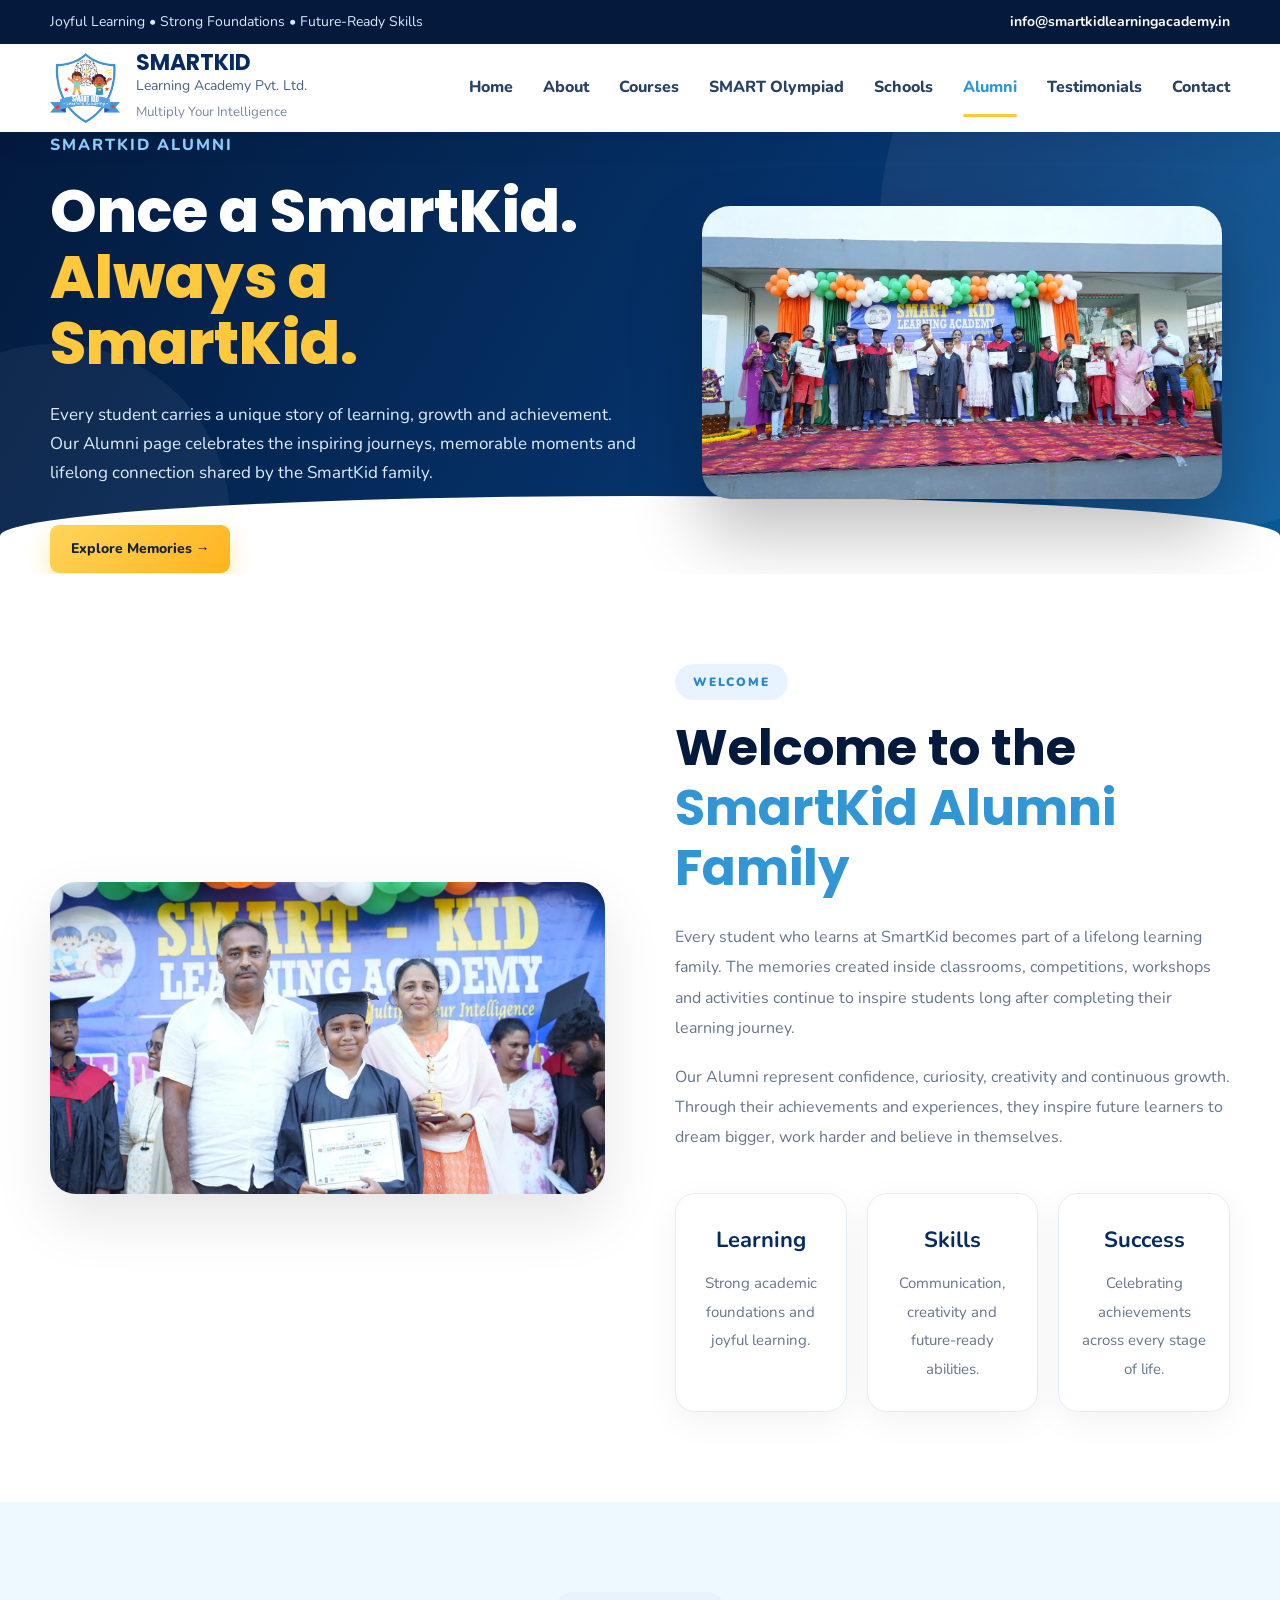
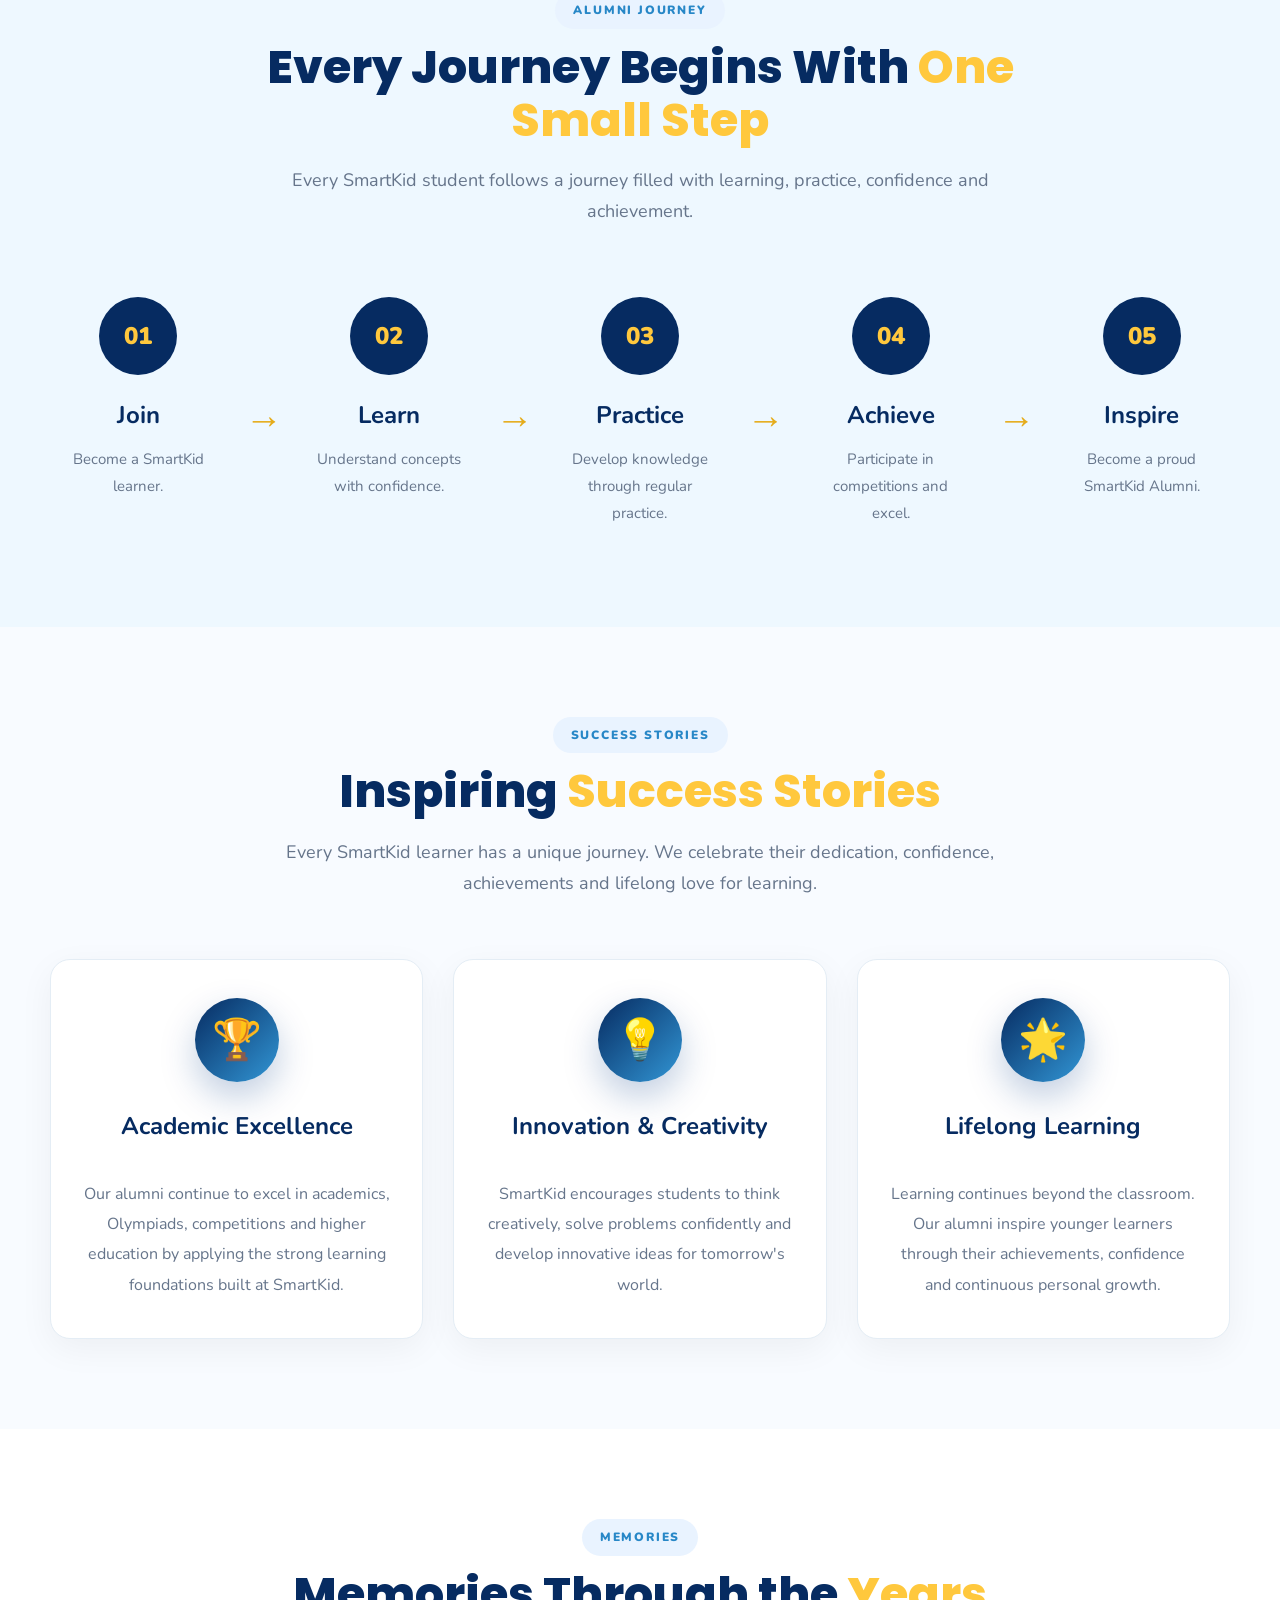
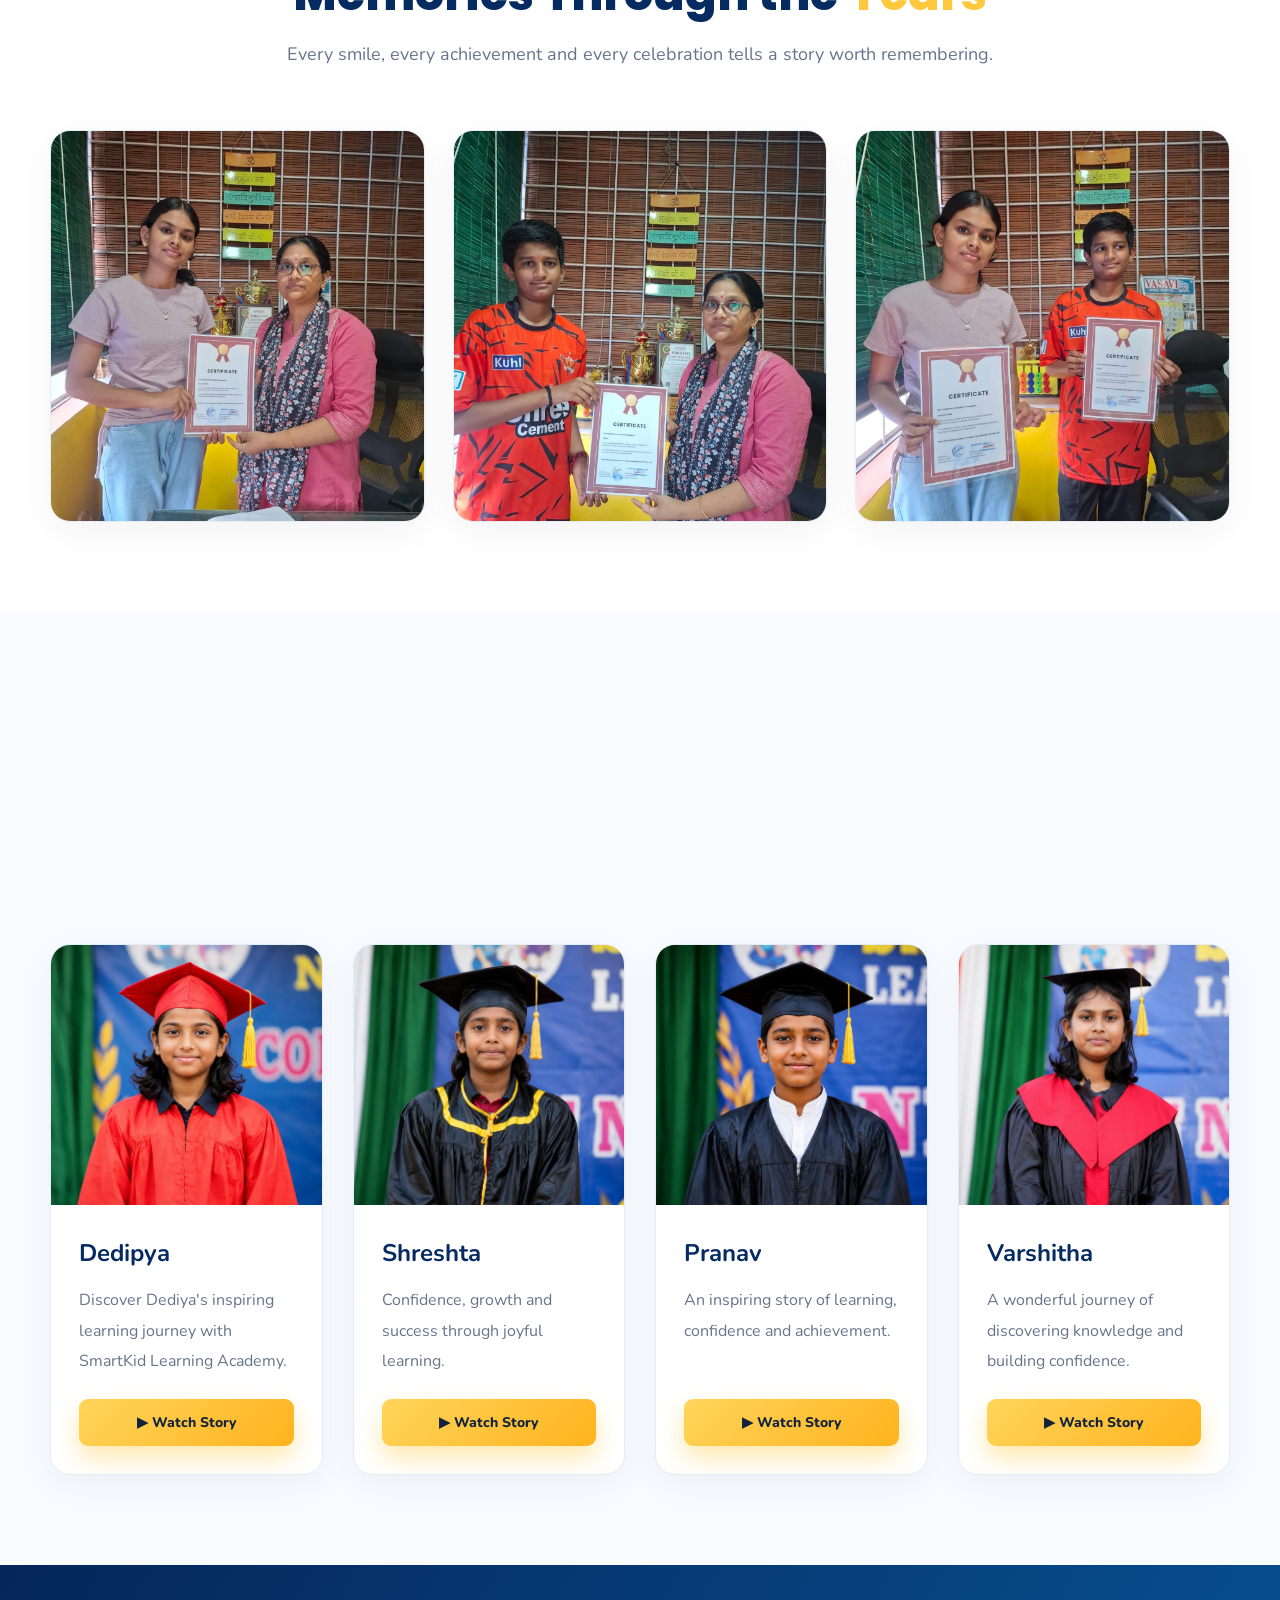
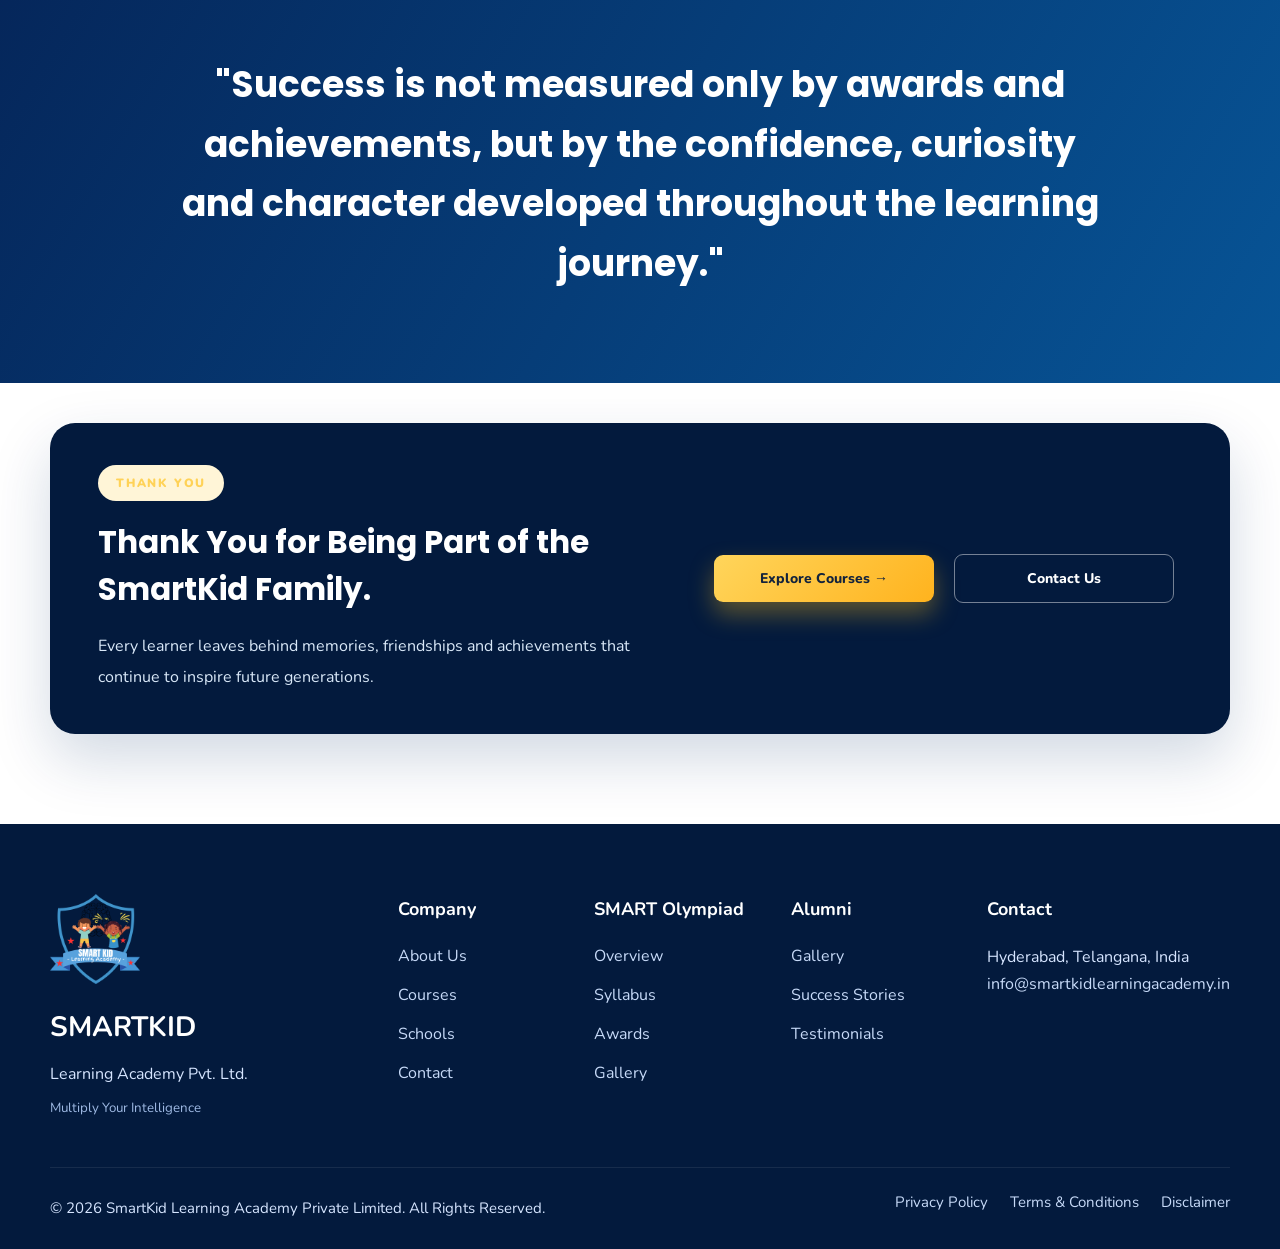
<file: alumni.html>
<!DOCTYPE html>
<html lang="en">

<head>

    <meta charset="UTF-8">
    <meta name="viewport" content="width=device-width, initial-scale=1.0">

    <title>Alumni | SmartKid Learning Academy</title>

    <meta name="description"
        content="SmartKid Learning Academy Alumni - Celebrating the achievements, memories and inspiring journeys of our students.">

    <link rel="preconnect" href="https://fonts.googleapis.com">

    <link rel="preconnect" href="https://fonts.gstatic.com" crossorigin>

    <link href="https://fonts.googleapis.com/css2?family=Nunito:wght@400;600;700;800;900&family=Poppins:wght@500;600;700;800&display=swap"
        rel="stylesheet">

    <link rel="stylesheet" href="alumni.css">

</head>

<body>

<header>

    <div class="topbar">

        <div class="container top-inner">

            <span>Joyful Learning • Strong Foundations • Future-Ready Skills</span>

            <a href="mailto:info@smartkidlearningacademy.in">

                info@smartkidlearningacademy.in

            </a>

        </div>

    </div>

    <nav class="container navbar">

        <a class="brand" href="index.html">

            <img src="assets/smartkid-logo.png" alt="SmartKid">

            <div>

                <b>SMARTKID</b>

                <span>Learning Academy Pvt. Ltd.</span>

                <small>Multiply Your Intelligence</small>

            </div>

        </a>

        <button class="menu">

            <span></span>

            <span></span>

            <span></span>

        </button>

        <div class="navbox">

            <div class="links">

                <a href="index.html">Home</a>

                <a href="about.html">About</a>

                <a href="courses.html">Courses</a>

                <a href="smart-olympiad.html">SMART Olympiad</a>

                <a href="schools.html">Schools</a>

                <a class="active" href="alumni.html">Alumni</a>

                <a href="gallery-testimonials.html">Testimonials</a>

                <a href="contact.html">Contact</a>

            </div>

        </div>

    </nav>

</header>

<main>

<!-- ===================================================== -->

<!-- HERO -->

<!-- ===================================================== -->

<section class="page-hero alumni-hero">

<div class="container hero-grid">

<div class="hero-content reveal">

<div class="kicker">

SMARTKID ALUMNI

</div>

<h1>

Once a SmartKid.

<br>

<span>

Always a SmartKid.

</span>

</h1>

<p>

Every student carries a unique story of learning, growth and achievement.

Our Alumni page celebrates the inspiring journeys, memorable moments

and lifelong connection shared by the SmartKid family.

</p>

<div class="hero-buttons">

<a href="#gallery" class="btn gold">

Explore Memories →

</a>

<a href="#videos" class="btn ghost">

Watch Success Stories

</a>

</div>

</div>

<div class="hero-image reveal">

<img src="assets/alumni/hero.webp"

alt="SmartKid Alumni">

</div>

</div>

<div class="wave"></div>

</section>

<!-- ===================================================== -->

<!-- WELCOME -->

<!-- ===================================================== -->

<section class="section welcome">

<div class="container split">

<div class="welcome-image reveal">

<img src="assets/alumni/welcome.webp"

alt="SmartKid Alumni">

</div>

<div class="welcome-content reveal">

<div class="label">

WELCOME

</div>

<h2>

Welcome to the

<span>

SmartKid Alumni Family

</span>

</h2>

<p>

Every student who learns at SmartKid becomes part of a lifelong learning family.

The memories created inside classrooms, competitions, workshops and activities

continue to inspire students long after completing their learning journey.

</p>

<p>

Our Alumni represent confidence, curiosity, creativity and continuous growth.

Through their achievements and experiences, they inspire future learners

to dream bigger, work harder and believe in themselves.

</p>

<div class="welcome-highlights">

<div>

<h3>Learning</h3>

<p>Strong academic foundations and joyful learning.</p>

</div>

<div>

<h3>Skills</h3>

<p>Communication, creativity and future-ready abilities.</p>

</div>

<div>

<h3>Success</h3>

<p>Celebrating achievements across every stage of life.</p>

</div>

</div>

</div>

</div>

</section>

<!-- ===================================================== -->

<!-- JOURNEY -->

<!-- ===================================================== -->

<section class="section alumni-journey">

<div class="container">

<div class="heading reveal">

<div class="label">

ALUMNI JOURNEY

</div>

<h2>

Every Journey Begins With

<span>

One Small Step

</span>

</h2>

<p>

Every SmartKid student follows a journey filled with learning,

practice, confidence and achievement.

</p>

</div>

<div class="journey-line reveal">

<div class="journey-item">

<div class="circle">

01

</div>

<h3>

Join

</h3>

<p>

Become a SmartKid learner.

</p>

</div>

<div class="arrow">

→

</div>

<div class="journey-item">

<div class="circle">

02

</div>

<h3>

Learn

</h3>

<p>

Understand concepts with confidence.

</p>

</div>

<div class="arrow">

→

</div>

<div class="journey-item">

<div class="circle">

03

</div>

<h3>

Practice

</h3>

<p>

Develop knowledge through regular practice.

</p>

</div>

<div class="arrow">

→

</div>

<div class="journey-item">

<div class="circle">

04

</div>

<h3>

Achieve

</h3>

<p>

Participate in competitions and excel.

</p>

</div>

<div class="arrow">

→

</div>

<div class="journey-item">

<div class="circle">

05

</div>

<h3>

Inspire

</h3>

<p>

Become a proud SmartKid Alumni.

</p>

</div>

</div>

</div>

</section>
<!-- ===================================================== -->
<!-- ALUMNI SUCCESS -->
<!-- ===================================================== -->

<section class="section alumni-success">

    <div class="container">

        <div class="heading reveal">

            <div class="label">SUCCESS STORIES</div>

            <h2>
                Inspiring <span>Success Stories</span>
            </h2>

            <p>
                Every SmartKid learner has a unique journey. We celebrate their
                dedication, confidence, achievements and lifelong love for learning.
            </p>

        </div>

        <div class="success-grid">

            <article class="success-card reveal">

                <div class="icon">🏆</div>

                <h3>Academic Excellence</h3>

                <p>
                    Our alumni continue to excel in academics, Olympiads,
                    competitions and higher education by applying the strong
                    learning foundations built at SmartKid.
                </p>

            </article>

            <article class="success-card reveal">

                <div class="icon">💡</div>

                <h3>Innovation & Creativity</h3>

                <p>
                    SmartKid encourages students to think creatively,
                    solve problems confidently and develop innovative ideas
                    for tomorrow's world.
                </p>

            </article>

            <article class="success-card reveal">

                <div class="icon">🌟</div>

                <h3>Lifelong Learning</h3>

                <p>
                    Learning continues beyond the classroom. Our alumni
                    inspire younger learners through their achievements,
                    confidence and continuous personal growth.
                </p>

            </article>

        </div>

    </div>

</section>

<!-- ===================================================== -->
<!-- PHOTO GALLERY -->
<!-- ===================================================== -->

<section class="section alumni-gallery" id="gallery">

    <div class="container">

        <div class="heading reveal">

            <div class="label">

                MEMORIES

            </div>

            <h2>

                Memories Through the
                <span>Years</span>

            </h2>

            <p>

                Every smile, every achievement and every celebration
                tells a story worth remembering.

            </p>

        </div>

        <div class="gallery-grid">

            <div class="gallery-card reveal">

                <img src="assets/alumni/gallery/gallery-1.webp"
                    alt="Gallery Image">

            </div>

            <div class="gallery-card reveal">

                <img src="assets/alumni/gallery/gallery-2.webp"
                    alt="Gallery Image">

            </div>

            <div class="gallery-card reveal">

                <img src="assets/alumni/gallery/gallery-3.webp"
                    alt="Gallery Image">

            </div>

        </div>

    </div>

</section>

<!-- ===================================================== -->
<!-- VIDEO GALLERY -->
<!-- ===================================================== -->

<section class="section alumni-videos" id="videos">

    <div class="container">

        <div class="heading reveal">

            <div class="label">

                VIDEO STORIES

            </div>

            <h2>

                Success Stories That
                <span>Inspire</span>

            </h2>

            <p>

                Hear directly from our alumni as they share
                their learning journey and memorable experiences
                at SmartKid Learning Academy.

            </p>

        </div>

        <div class="video-grid">

            <!-- Dediya -->

            <div class="video-card reveal">

                <img src="assets/alumni/videos/dedipya.webp"
                    alt="Dediya">

                <div class="video-content">

                    <h3>Dedipya</h3>

                    <p>

                        Discover Dediya's inspiring learning
                        journey with SmartKid Learning Academy.

                    </p>

                    <a href="https://youtube.com/shorts/vSiPKWWX7X0"
                        target="_blank"
                        class="btn gold">

                        ▶ Watch Story

                    </a>

                </div>

            </div>

            <!-- Shreshta -->

            <div class="video-card reveal">

                <img src="assets/alumni/videos/shreshta.webp"
                    alt="Shreshta">

                <div class="video-content">

                    <h3>Shreshta</h3>

                    <p>

                        Confidence, growth and success through
                        joyful learning.

                    </p>

                    <a href="https://youtube.com/shorts/X0Z6q9hJNe4"
                        target="_blank"
                        class="btn gold">

                        ▶ Watch Story

                    </a>

                </div>

            </div>

            <!-- Pranav -->

            <div class="video-card reveal">

                <img src="assets/alumni/videos/pranav.webp"
                    alt="Pranav">

                <div class="video-content">

                    <h3>Pranav</h3>

                    <p>

                        An inspiring story of learning,
                        confidence and achievement.

                    </p>

                    <a href="https://youtube.com/shorts/_xN63iEc9H0"
                        target="_blank"
                        class="btn gold">

                        ▶ Watch Story

                    </a>

                </div>

            </div>

            <!-- Varshitha -->

            <div class="video-card reveal">

                <img src="assets/alumni/videos/varshitha.webp"
                    alt="Varshitha">

                <div class="video-content">

                    <h3>Varshitha</h3>

                    <p>

                        A wonderful journey of discovering
                        knowledge and building confidence.

                    </p>

                    <a href="https://youtube.com/shorts/N1llvb7nVcY"
                        target="_blank"
                        class="btn gold">

                        ▶ Watch Story

                    </a>

                </div>

            </div>

        </div>

    </div>

</section>

<!-- ===================================================== -->
<!-- QUOTE -->
<!-- ===================================================== -->

<section class="quote-banner">

    <div class="container reveal">

        <blockquote>

            "Success is not measured only by awards and achievements,
            but by the confidence, curiosity and character developed
            throughout the learning journey."

        </blockquote>

    </div>

</section>

<!-- ===================================================== -->
<!-- CTA -->
<!-- ===================================================== -->

<section class="cta">

    <div class="container cta-box reveal">

        <div>

            <div class="label yellow">

                THANK YOU

            </div>

            <h2>

                Thank You for Being Part of
                the SmartKid Family.

            </h2>

            <p>

                Every learner leaves behind memories, friendships and
                achievements that continue to inspire future generations.

            </p>

        </div>

        <div>

            <a href="courses.html"
                class="btn gold">

                Explore Courses →

            </a>

            <a href="contact.html"
                class="btn ghost">

                Contact Us

            </a>

        </div>

    </div>

</section>

</main>

<!-- ===================================================== -->
<!-- FOOTER -->
<!-- ===================================================== -->

<footer>

    <div class="container footer-grid">

        <div class="footbrand">

            <img src="assets/smartkid-logo.png"
                alt="SmartKid">

            <h3>SMARTKID</h3>

            <!-- <p>Learning Academy Pvt. Ltd.</p>

            <small>Learn • Practice • Excel</small> -->
            <p>Learning Academy Pvt. Ltd.</p><small>Multiply Your Intelligence</small>

        </div>

        <div>

            <h4>Company</h4>

            <a href="about.html">About Us</a>

            <a href="courses.html">Courses</a>

            <a href="schools.html">Schools</a>

            <a href="contact.html">Contact</a>

        </div>

        <div>

            <h4>SMART Olympiad</h4>

            <a href="smart-olympiad.html">Overview</a>

            <a href="#">Syllabus</a>

            <a href="#">Awards</a>

            <a href="#">Gallery</a>

        </div>

        <div>

            <h4>Alumni</h4>

            <a href="#gallery">Gallery</a>

            <a href="#videos">Success Stories</a>

            <a href="gallery-testimonials.html">Testimonials</a>

        </div>

        <div>

            <h4>Contact</h4>

            <p>Hyderabad, Telangana, India</p>

            <a href="mailto:info@smartkidlearningacademy.in">

                info@smartkidlearningacademy.in

            </a>

        </div>

    </div>

    <div class="container bottom">

        © 2026 SmartKid Learning Academy Private Limited. All Rights Reserved.

        <div>

            <a href="#">Privacy Policy</a>

            <a href="#">Terms & Conditions</a>

            <a href="#">Disclaimer</a>

        </div>

    </div>

</footer>

<script src="alumni.js"></script>

</body>

</html>
</file>
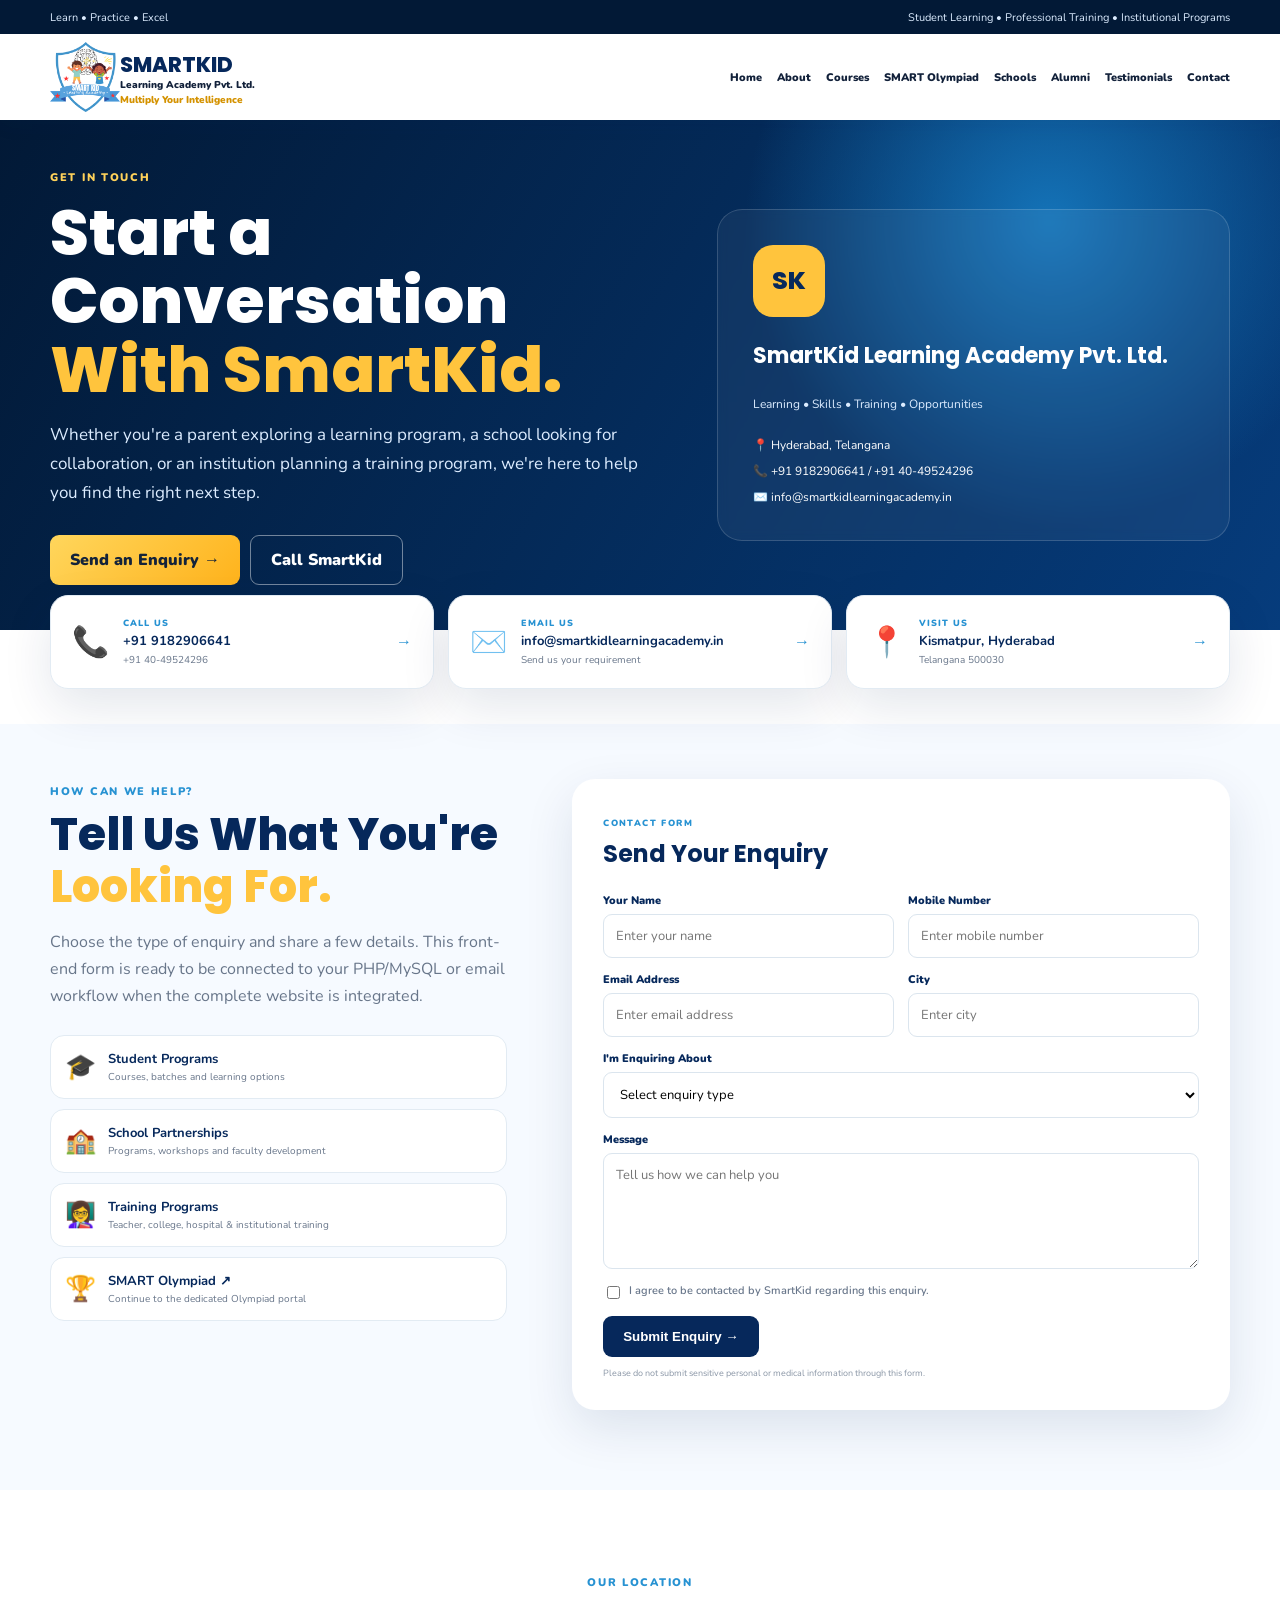
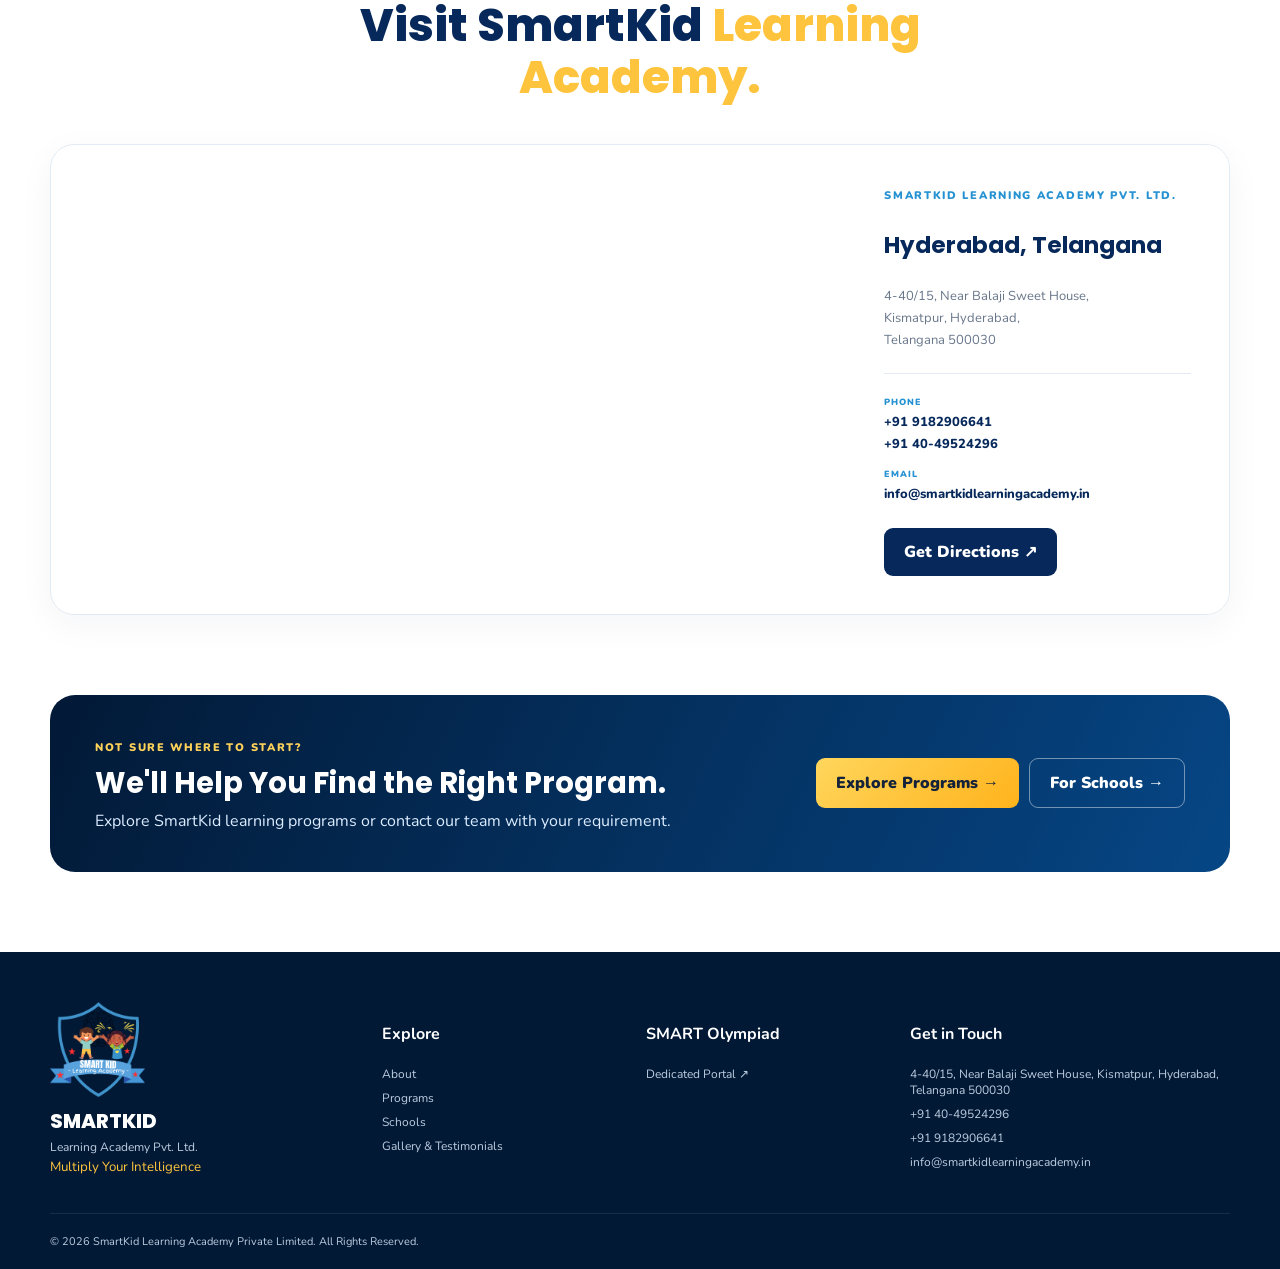
<file: contact.html>
<!doctype html>
<html lang="en">

<head>
    <meta charset="utf-8">
    <meta name="viewport" content="width=device-width,initial-scale=1">
    <title>Contact Us | SmartKid Learning Academy</title>
    <meta name="description"
        content="Contact SmartKid Learning Academy Pvt. Ltd. for student programs, school partnerships, teacher training, institutional programs and general enquiries.">
    <link rel="preconnect" href="https://fonts.googleapis.com">
    <link rel="preconnect" href="https://fonts.gstatic.com" crossorigin>
    <link
        href="https://fonts.googleapis.com/css2?family=Nunito:wght@400;600;700;800;900&family=Poppins:wght@600;700;800&display=swap"
        rel="stylesheet">
    <link rel="stylesheet" href="contact.css">
</head>

<body>
    <header>
        <div class="top">
            <div class="container"><span>Learn • Practice • Excel</span><span>Student Learning • Professional Training •
                    Institutional Programs</span></div>
        </div>
        <nav class="container"><a class="brand" href="index.html"><img src="assets/smartkid-logo.png" alt="SmartKid">
                <div><b>SMARTKID</b><span>Learning Academy Pvt. Ltd.</span><small>Multiply Your Intelligence</small></div>
            </a><button class="menu" aria-label="Menu">☰</button>
            <!-- <div class="links"><a href="index.html">Home</a><a href="about.html">About</a><a
                    href="courses.html">Programs</a><a href="schools.html">Schools</a><a
                    href="smart-olympiad.html">SMART Olympiad</a><a href="gallery-testimonials.html">Gallery &
                    Testimonials</a><a class="active" href="contact.html">Contact</a></div> -->
            <div class="links">
                <a href="index.html">Home</a>
                <a href="about.html">About</a>
                <a href="courses.html">Courses</a>
                <a href="smart-olympiad.html">SMART Olympiad</a>
                <a href="schools.html">Schools</a>
                <a href="alumni.html">Alumni</a>
                <a href="gallery-testimonials.html">Testimonials</a>
                <a href="contact.html">Contact</a>
            </div>
            <!-- <a class="btn outline" href="#demo">Book Free Demo</a> -->
            </div>
        </nav>
    </header>

    <main>
        <section class="hero">
            <div class="container hero-grid">
                <div class="reveal"><span class="eyebrow">GET IN TOUCH</span>
                    <h1>Start a Conversation<br><em>With SmartKid.</em></h1>
                    <p>Whether you're a parent exploring a learning program, a school looking for collaboration, or an
                        institution planning a training program, we're here to help you find the right next step.</p>
                    <div class="actions"><a class="btn gold" href="#contact-form">Send an Enquiry →</a><a
                            class="btn glass" href="tel:+918247725674">Call SmartKid</a></div>
                </div>
                <div class="hero-card reveal">
                    <div class="mark">SK</div>
                    <h3>SmartKid Learning Academy Pvt. Ltd.</h3>
                    <p>Learning • Skills • Training • Opportunities</p>
                    <div><span>📍 Hyderabad, Telangana</span><span>📞 +91 9182906641 / +91 40-49524296</span><span>✉️
                            info@smartkidlearningacademy.in</span></div>
                </div>
            </div>
        </section>

        <section class="quick">
            <div class="container quick-grid">
                <a class="reveal" href="tel:+918247725674"><i>📞</i>
                    <div><small>CALL US</small><b>+91 9182906641</b><span>+91 40-49524296</span></div><strong>→</strong>
                </a>
                <a class="reveal" href="mailto:info@smartkidlearningacademy.in"><i>✉️</i>
                    <div><small>EMAIL US</small><b>info@smartkidlearningacademy.in</b><span>Send us your
                            requirement</span></div><strong>→</strong>
                </a>
                <a class="reveal" href="#location"><i>📍</i>
                    <div><small>VISIT US</small><b>Kismatpur, Hyderabad</b><span>Telangana 500030</span></div>
                    <strong>→</strong>
                </a>
            </div>
        </section>

        <section class="section contact-main" id="contact-form">
            <div class="container contact-grid">
                <div class="reveal"><span class="label">HOW CAN WE HELP?</span>
                    <h2>Tell Us What You're <em>Looking For.</em></h2>
                    <p>Choose the type of enquiry and share a few details. This front-end form is ready to be connected
                        to your PHP/MySQL or email workflow when the complete website is integrated.</p>
                    <div class="help-list"><a href="courses.html"><i>🎓</i><span><b>Student Programs</b><small>Courses,
                                    batches and learning options</small></span></a><a
                            href="schools.html"><i>🏫</i><span><b>School Partnerships</b><small>Programs, workshops and
                                    faculty development</small></span></a><a
                            href="#contact-form"><i>👩‍🏫</i><span><b>Training Programs</b><small>Teacher, college,
                                    hospital & institutional training</small></span></a><a
                            href="https://aseolympiad.in/" target="_blank" rel="noopener"><i>🏆</i><span><b>SMART
                                    Olympiad ↗</b><small>Continue to the dedicated Olympiad portal</small></span></a>
                    </div>
                </div>
                <form class="reveal" onsubmit="return false">
                    <div class="form-title"><span>CONTACT FORM</span>
                        <h3>Send Your Enquiry</h3>
                    </div>
                    <div class="two"><label>Your Name<input required type="text"
                                placeholder="Enter your name"></label><label>Mobile Number<input required type="tel"
                                placeholder="Enter mobile number"></label></div>
                    <div class="two"><label>Email Address<input type="email"
                                placeholder="Enter email address"></label><label>City<input type="text"
                                placeholder="Enter city"></label></div>
                    <label>I'm Enquiring About<select id="type">
                            <option value="">Select enquiry type</option>
                            <option>Student Program / Course</option>
                            <option>School Partnership</option>
                            <option>Teacher Training</option>
                            <option>College Training Program</option>
                            <option>Hospital / Healthcare Staff Training</option>
                            <option>Customized Institutional Training</option>
                            <option value="olympiad">SMART Olympiad</option>
                            <option>General Enquiry</option>
                        </select></label>
                    <div class="oly-note" id="olyNote"><b>SMART Olympiad enquiry?</b> Examination details and
                        registration are available on the dedicated <a href="https://aseolympiad.in/" target="_blank"
                            rel="noopener">Olympiad website ↗</a>.</div>
                    <label>Message<textarea rows="5" placeholder="Tell us how we can help you"></textarea></label>
                    <label class="consent"><input type="checkbox"> <span>I agree to be contacted by SmartKid regarding
                            this enquiry.</span></label>
                    <button class="btn navy" type="submit">Submit Enquiry →</button>
                    <p class="form-note">Please do not submit sensitive personal or medical information through this
                        form.</p>
                </form>
            </div>
        </section>

        <section class="section location" id="location">
            <div class="container">
                <div class="heading reveal"><span>OUR LOCATION</span>
                    <h2>Visit SmartKid <em>Learning Academy.</em></h2>
                </div>
                <div class="location-grid">
                    <div class="map reveal"><iframe title="SmartKid Learning Academy location"
                            src="https://www.google.com/maps?q=Kismatpur%20Hyderabad%20500030&output=embed"
                            loading="lazy" referrerpolicy="no-referrer-when-downgrade"></iframe></div>
                    <div class="address reveal"><span class="label">SMARTKID LEARNING ACADEMY PVT. LTD.</span>
                        <h3>Hyderabad, Telangana</h3>
                        <p>4-40/15, Near Balaji Sweet House,<br>Kismatpur, Hyderabad,<br>Telangana 500030</p>
                        <div class="line"></div><small>PHONE</small><a href="tel:+91 9182906641">+91 9182906641</a><a
                            href="tel:+91 40-49524296">+91 40-49524296</a><small>EMAIL</small><a
                            href="mailto:info@smartkidlearningacademy.in">info@smartkidlearningacademy.in</a>
                        <div class="address-actions"><a class="btn navy"
                                href="https://www.google.com/maps/search/?api=1&query=Kismatpur%20Hyderabad%20500030"
                                target="_blank" rel="noopener">Get Directions ↗</a></div>
                    </div>
                </div>
            </div>
        </section>

        <section class="cta">
            <div class="container cta-box reveal">
                <div><span>NOT SURE WHERE TO START?</span>
                    <h2>We'll Help You Find the Right Program.</h2>
                    <p>Explore SmartKid learning programs or contact our team with your requirement.</p>
                </div>
                <div><a class="btn gold" href="courses.html">Explore Programs →</a><a class="btn glass"
                        href="schools.html">For Schools →</a></div>
            </div>
        </section>
    </main>

    <footer>
        <div class="container footer-grid">
            <div class="fbrand"><img src="assets/smartkid-logo.png">
                <h3>SMARTKID</h3>
                <!-- <p>Learning Academy Pvt. Ltd.</p><small>Learn • Practice • Excel</small> -->
                 <p>Learning Academy Pvt. Ltd.</p><small>Multiply Your Intelligence</small>
            </div>
            <div>
                <h4>Explore</h4><a href="about.html">About</a><a href="courses.html">Programs</a><a
                    href="schools.html">Schools</a><a href="gallery-testimonials.html">Gallery & Testimonials</a>
            </div>
            <div>
                <h4>SMART Olympiad</h4><a href="https://aseolympiad.in/" target="_blank" rel="noopener">Dedicated Portal
                    ↗</a>
            </div>
            <div>
                <h4>Get in Touch</h4>
                <p>4-40/15, Near Balaji Sweet House, Kismatpur, Hyderabad, Telangana 500030</p><a
                    href="tel: +91 40-49524296"> +91 40-49524296</a><a href="tel:+91 9182906641">+91 9182906641</a><a
                    href="mailto:info@smartkidlearningacademy.in">info@smartkidlearningacademy.in</a>
            </div>
        </div>
        <div class="container copy">© 2026 SmartKid Learning Academy Private Limited. All Rights Reserved.</div>
    </footer>
    <script src="contact.js"></script>
</body>

</html>
</file>
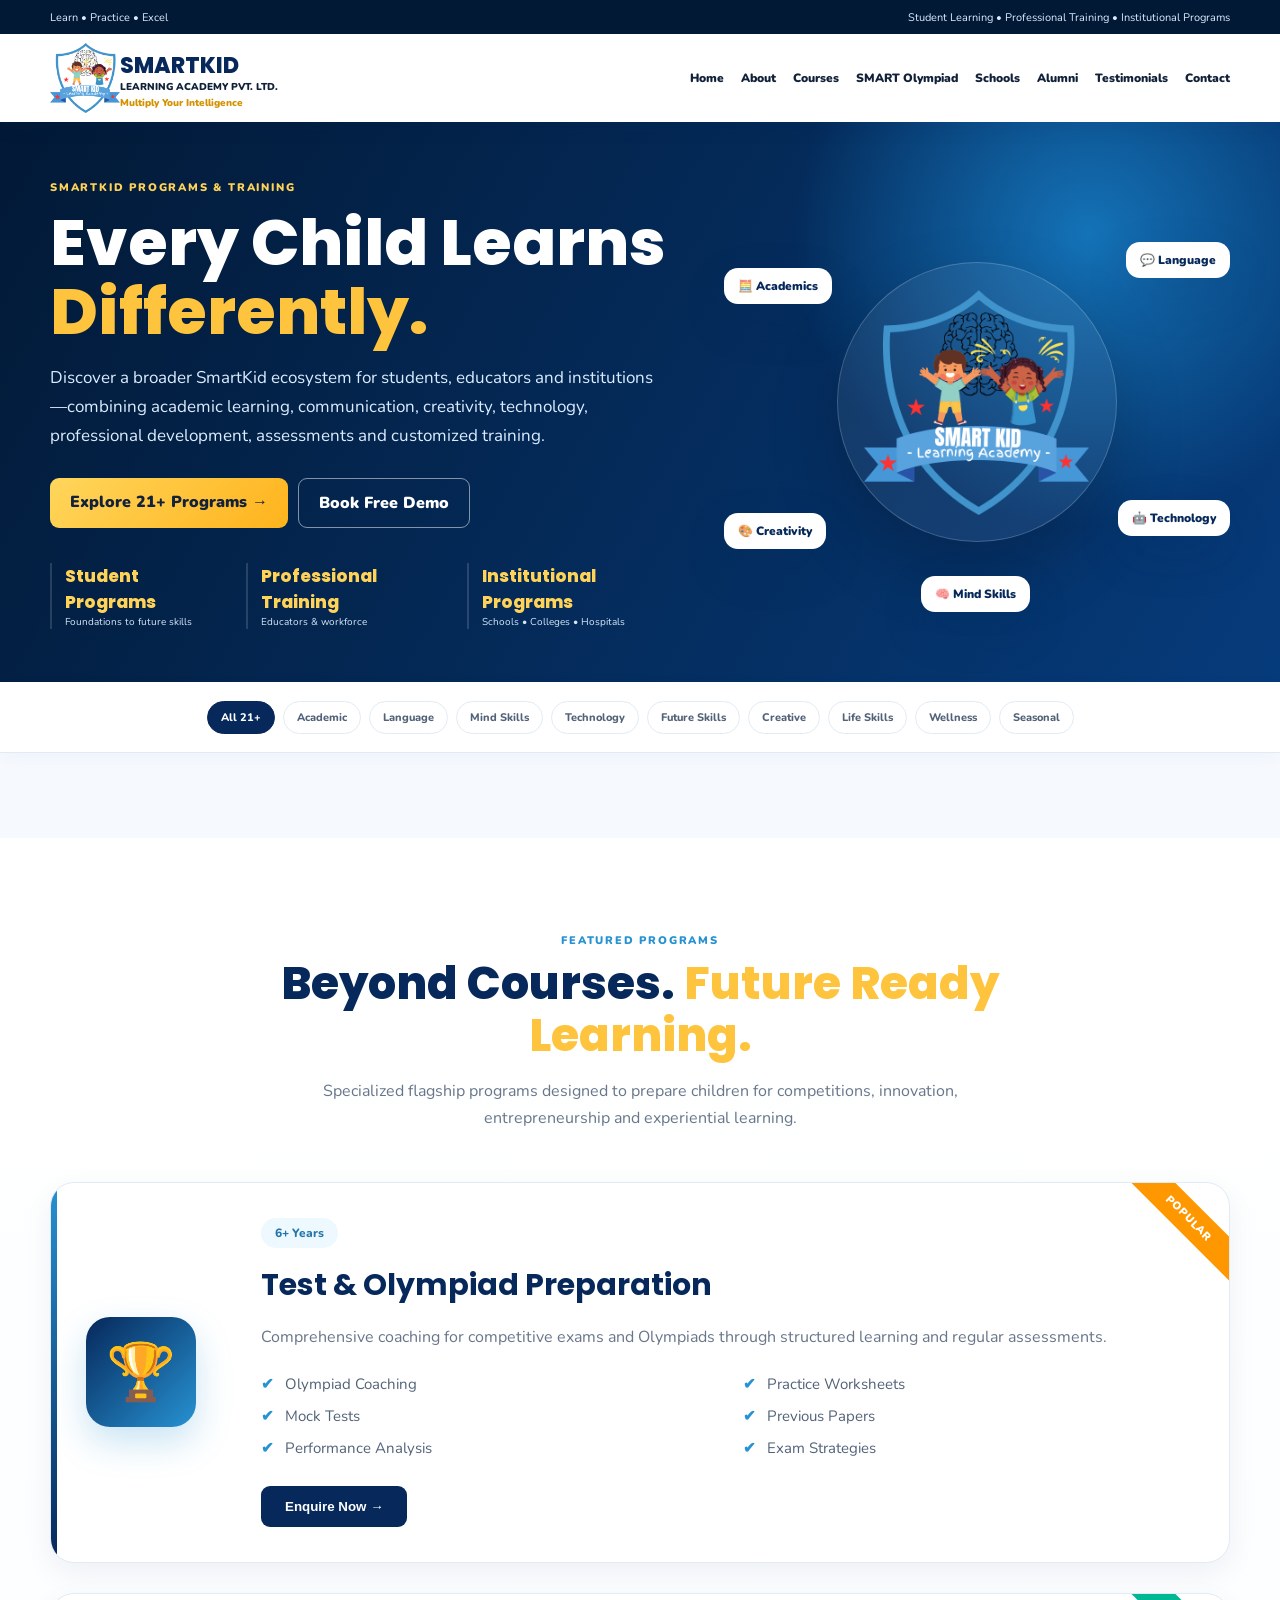
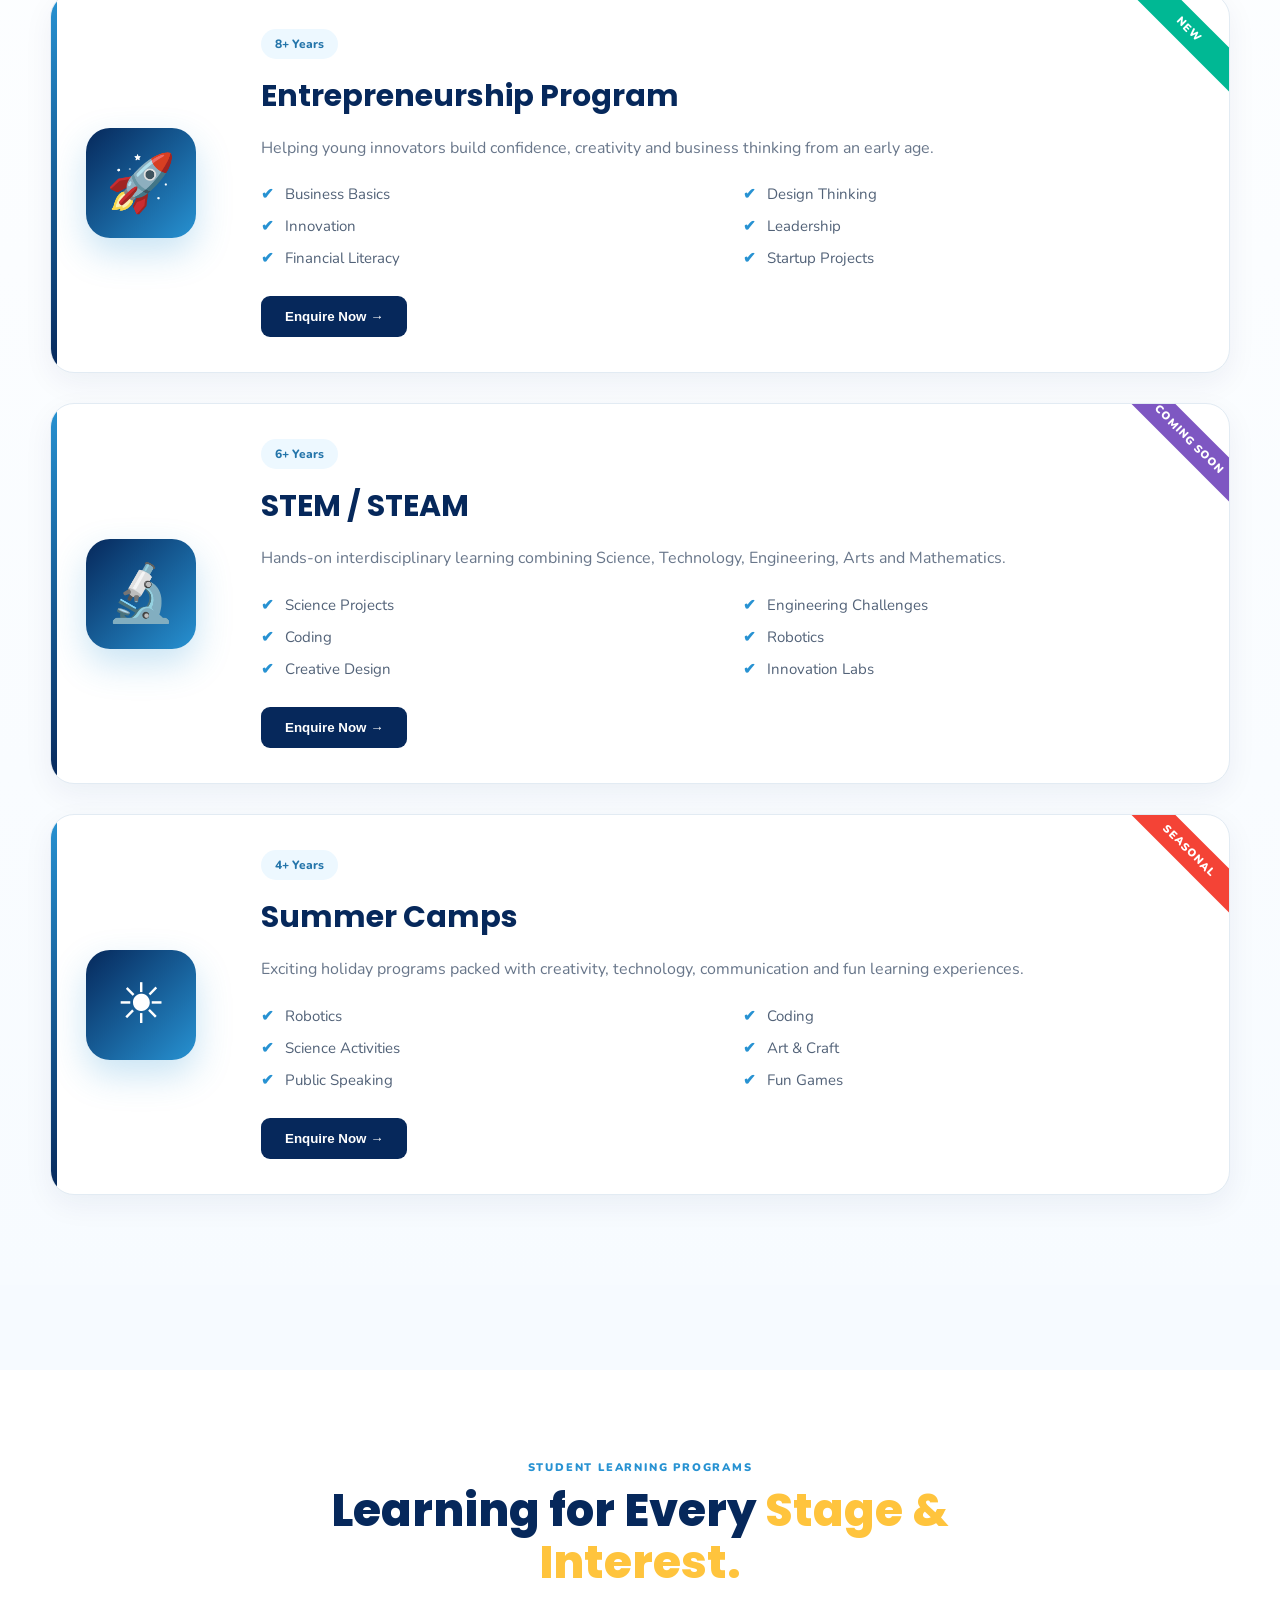
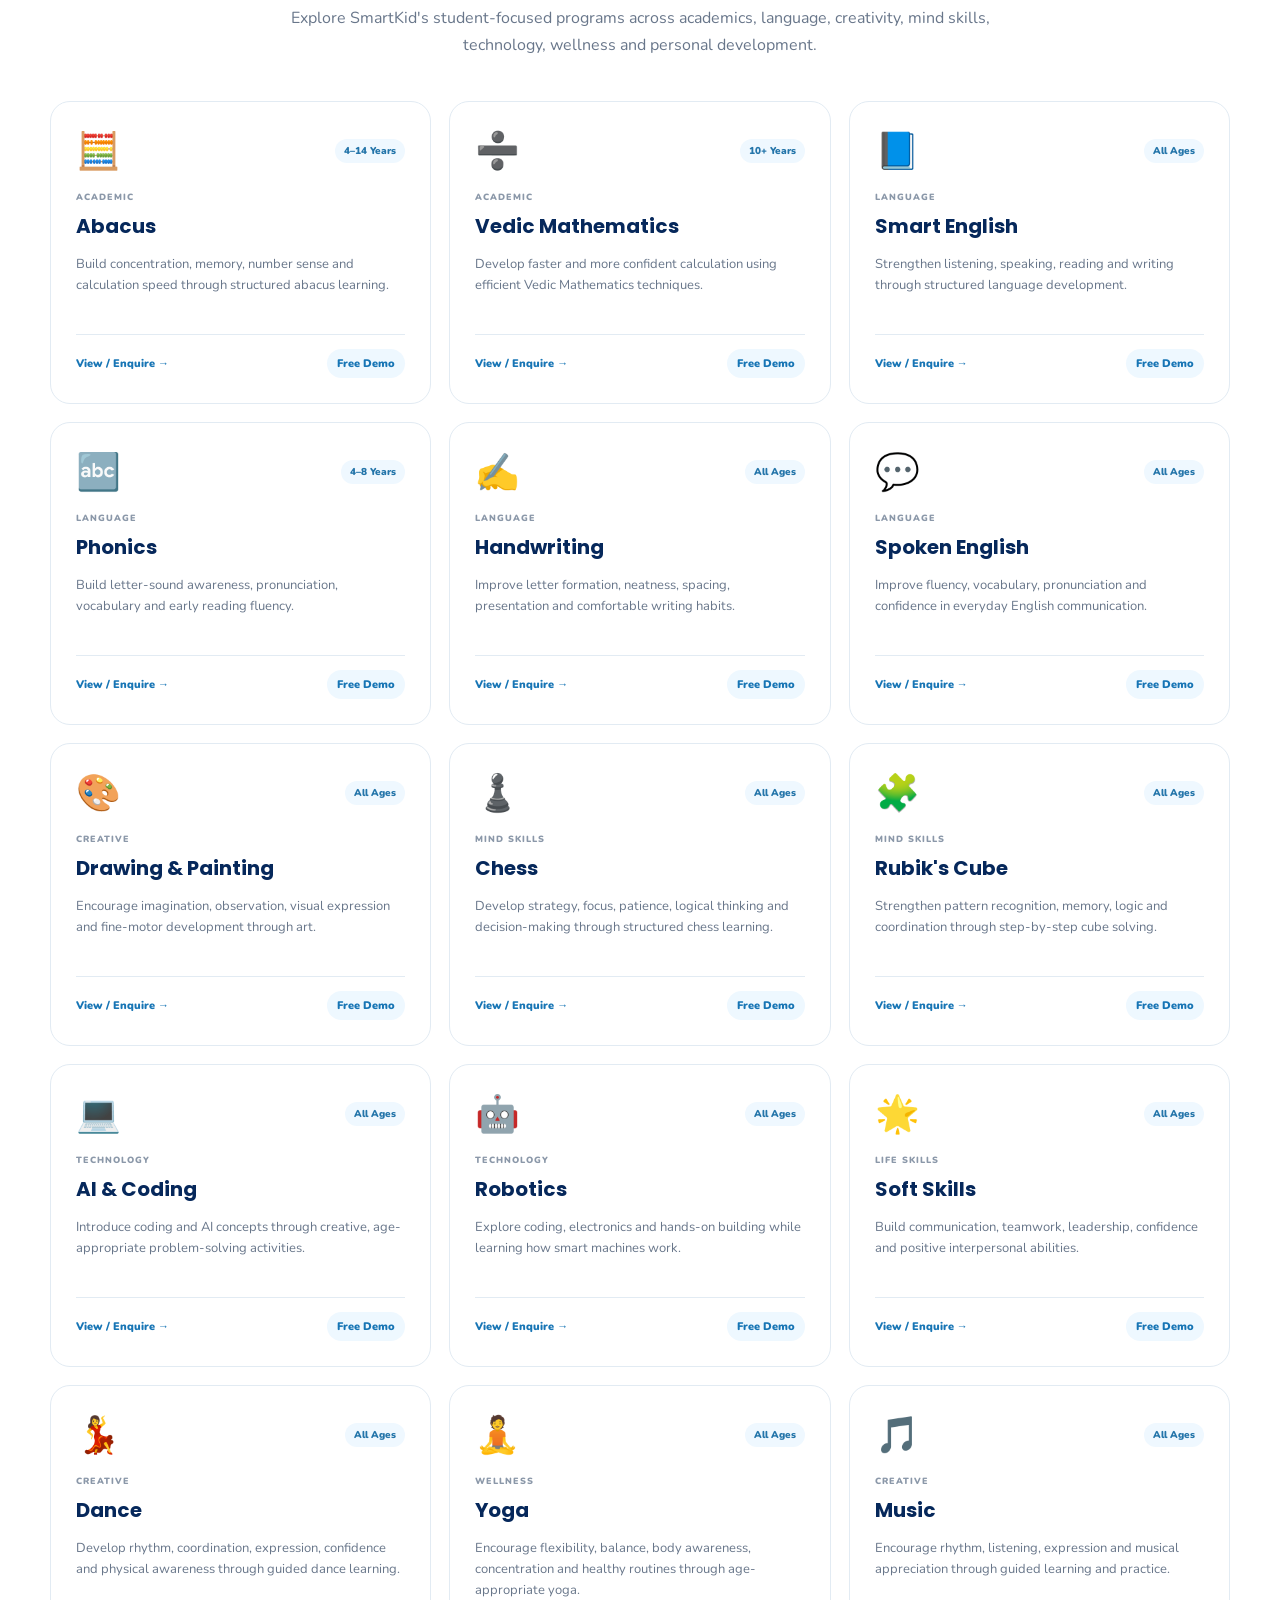
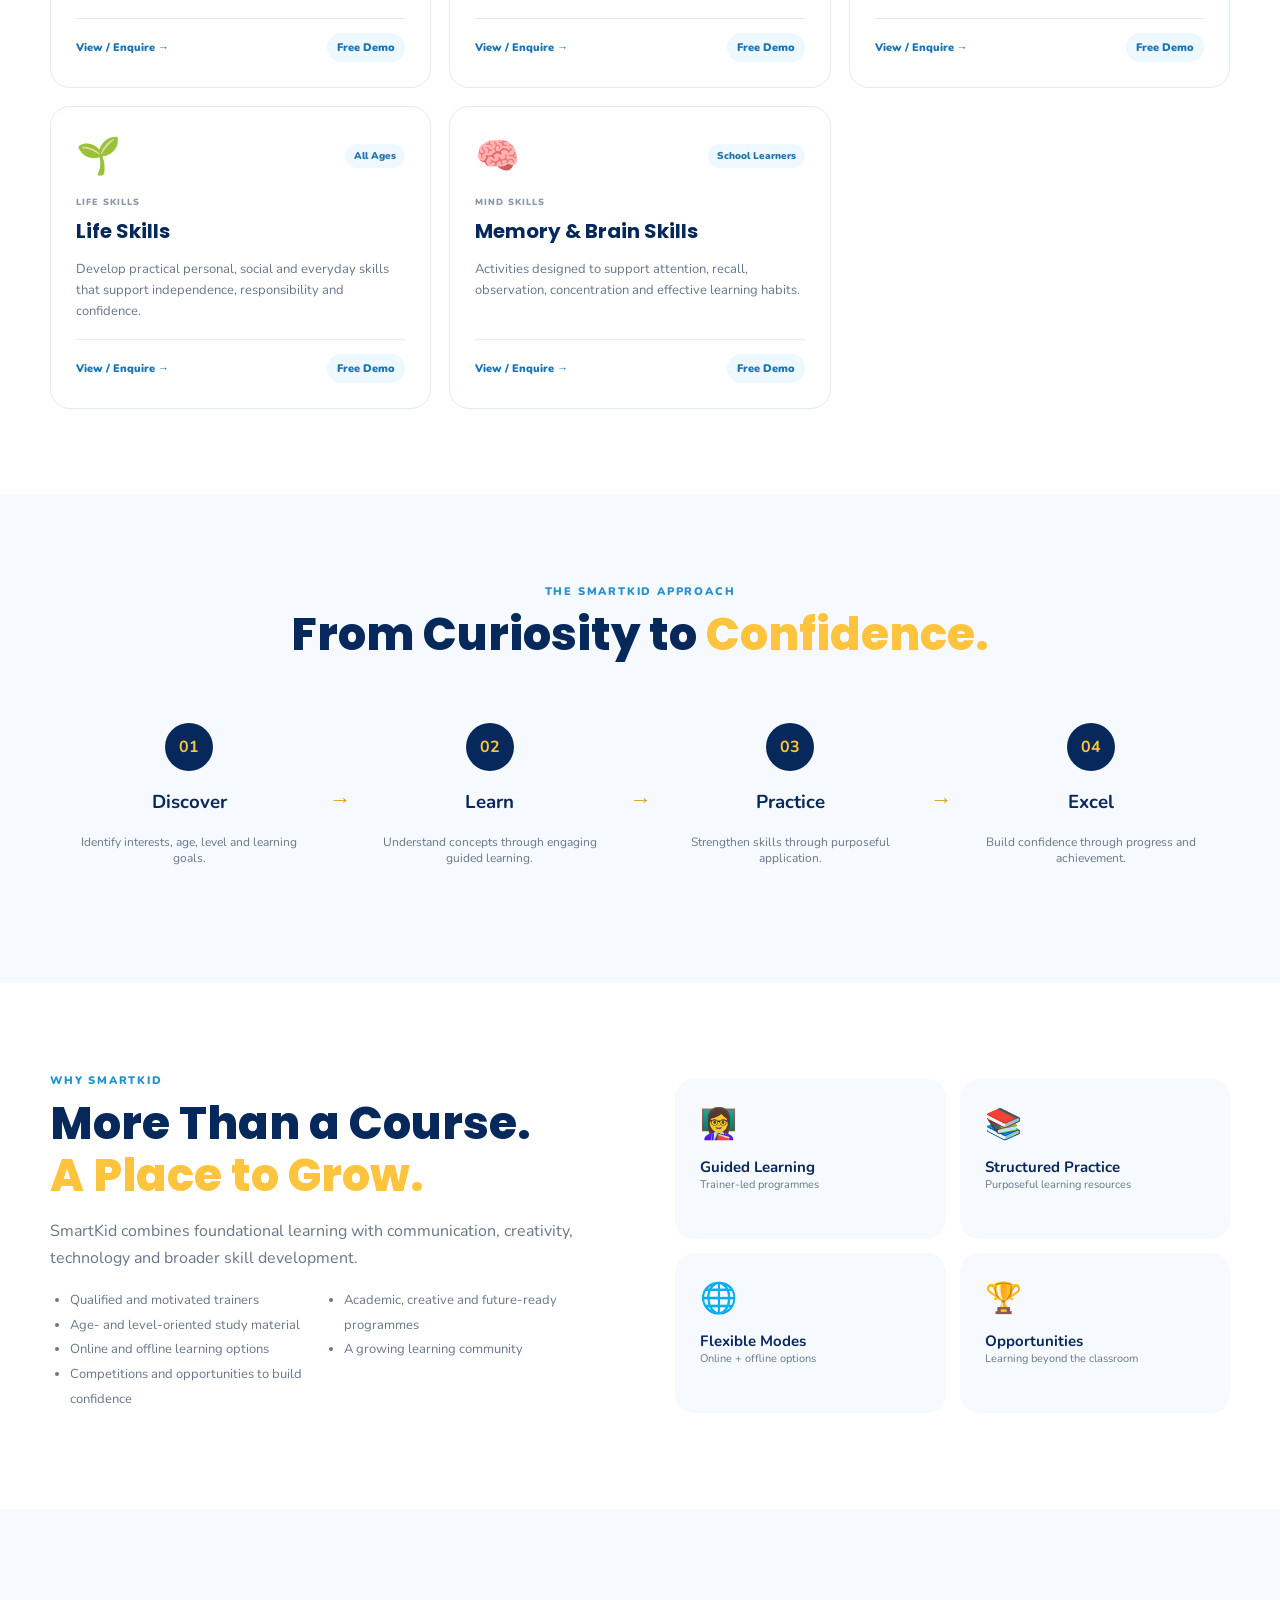
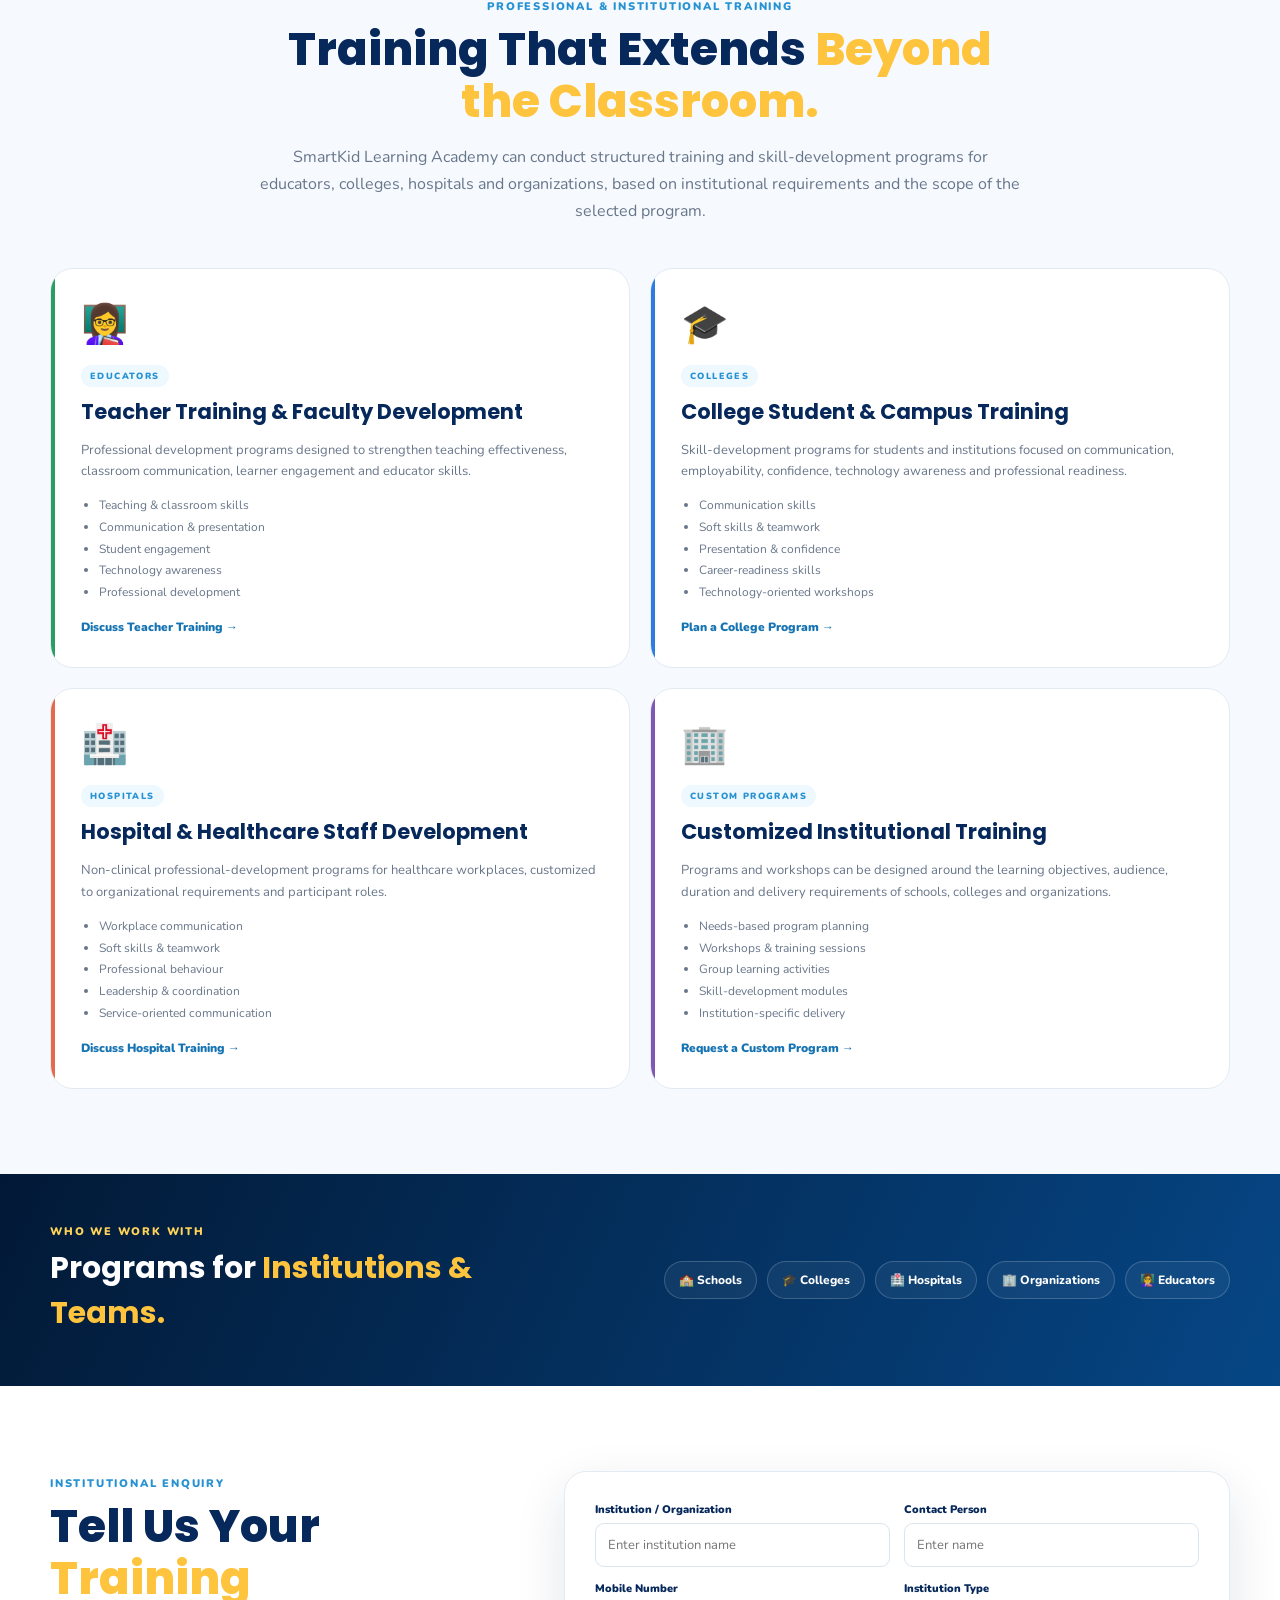
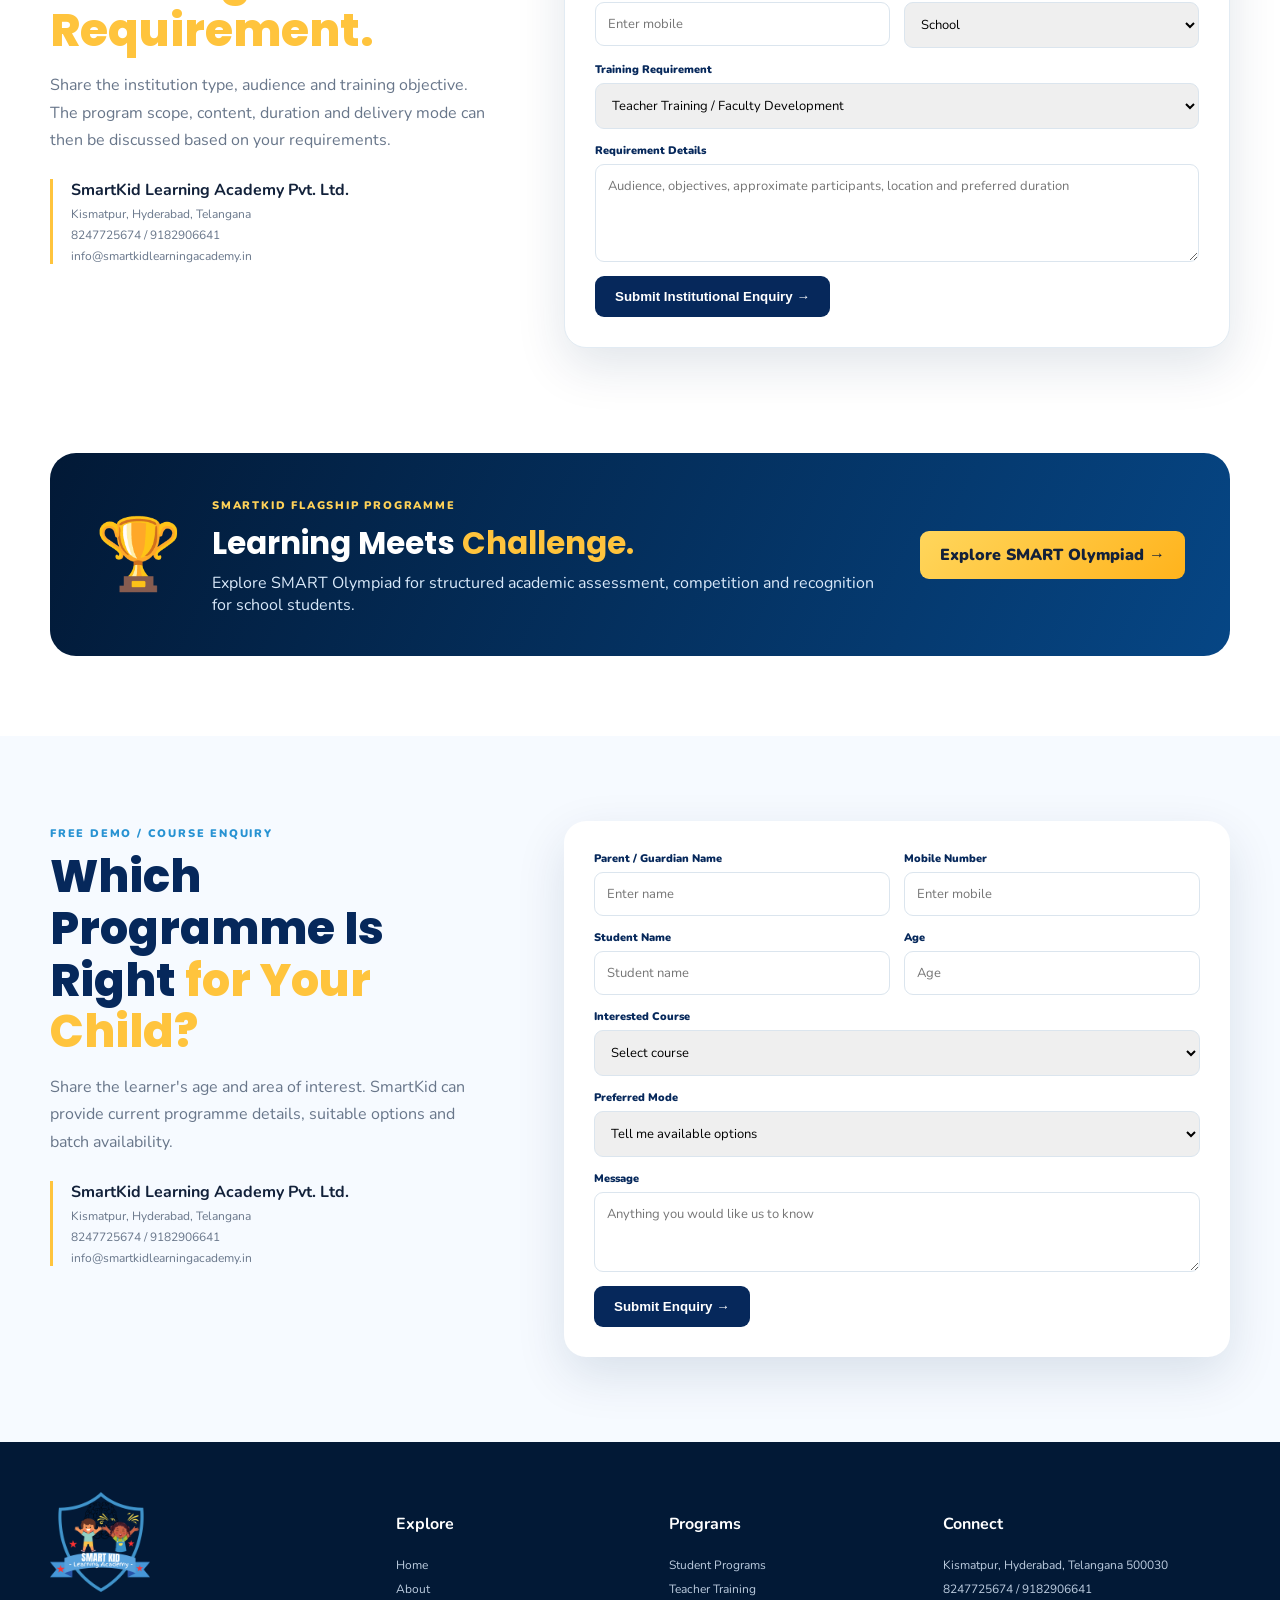
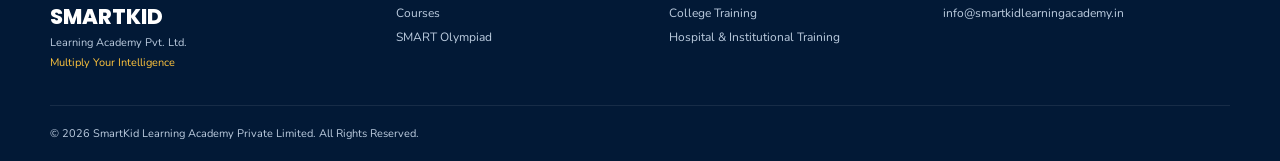
<file: courses.html>
<!doctype html>
<html lang="en">

<head>
  <meta charset="utf-8">
  <meta name="viewport" content="width=device-width,initial-scale=1">
  <title>Programs & Training | SmartKid Learning Academy</title>
  <meta name="description"
    content="Explore SmartKid student learning programs, teacher training, college training, hospital staff development, institutional training and SMART Olympiad.">
  <link rel="preconnect" href="https://fonts.googleapis.com">
  <link rel="preconnect" href="https://fonts.gstatic.com" crossorigin>
  <link
    href="https://fonts.googleapis.com/css2?family=Nunito:wght@400;600;700;800;900&family=Poppins:wght@600;700;800&display=swap"
    rel="stylesheet">
  <link rel="stylesheet" href="courses.css">
</head>

<body>
  <header>
    <div class="top">
      <div class="container"><span>Learn • Practice • Excel</span><span>Student Learning • Professional Training •
          Institutional Programs</span></div>
    </div>
    <nav class="container"><a class="brand" href="index.html"><img src="assets/smartkid-logo.png">
        <div><b>SMARTKID</b><span>Learning Academy Pvt. Ltd.</span><small>Multiply Your Intelligence</small></div>
      </a>
      <button class="menu">☰</button>
      <div class="navlinks">
        <!-- <a href="index.html">Home</a><a href="about.html">About</a><a class="active"
          href="courses.html">Courses</a><a href="#">SMART Olympiad</a><a href="#">Schools</a><a href="#">Partners</a><a
          href="#">Contact</a><a class="demo-nav" href="#enquiry">Book Free Demo</a> -->

        <a href="index.html">Home</a>
        <a href="about.html">About</a>
        <a href="courses.html">Courses</a>
        <a href="smart-olympiad.html">SMART Olympiad</a>
        <a href="schools.html">Schools</a>
        <a href="alumni.html">Alumni</a>
        <a href="gallery-testimonials.html">Testimonials</a>
        <a href="contact.html">Contact</a>
      </div>
      <!-- <a class="btn outline" href="#demo">Book Free Demo</a> -->

      </div>
    </nav>
  </header>
  <main>
    <section class="hero">
      <div class="container hero-grid">
        <div class="reveal"><span class="eyebrow">SMARTKID PROGRAMS & TRAINING</span>
          <h1>Every Child Learns<br><em>Differently.</em></h1>
          <p>Discover a broader SmartKid ecosystem for students, educators and institutions—combining academic learning,
            communication, creativity, technology, professional development, assessments and customized training.</p>
          <div class="hero-actions"><a href="#courses" class="btn gold">Explore 21+ Programs →</a><a href="#enquiry"
              class="btn glass">Book Free Demo</a></div>
          <div class="stats">
            <div><b>Student Programs</b><span>Foundations to future skills</span></div>
            <div><b>Professional Training</b><span>Educators & workforce</span></div>
            <div><b>Institutional Programs</b><span>Schools • Colleges • Hospitals</span></div>
          </div>
        </div>
        <div class="hero-art reveal">
          <div class="logo-ring"><img src="assets/smartkid-logo.png"></div><span class="bubble b1">🧮
            Academics</span><span class="bubble b2">💬 Language</span><span class="bubble b3">🤖 Technology</span><span
            class="bubble b4">🎨 Creativity</span><span class="bubble b5">🧠 Mind Skills</span>
        </div>
      </div>
    </section>

    <section class="categories">
      <div class="container catrow">
        <button class="filter active" data-filter="All">All 21+</button>
        <button class="filter" data-filter="Academic">Academic</button>
        <button class="filter" data-filter="Language">Language</button><button class="filter"
          data-filter="Mind Skills">Mind Skills</button><button class="filter"
          data-filter="Technology">Technology</button><button class="filter" data-filter="Future Skills">Future
          Skills</button>
        <button class="filter" data-filter="Creative">Creative</button><button class="filter"
          data-filter="Life Skills">Life
          Skills</button><button class="filter" data-filter="Wellness">Wellness</button>
        <button class="filter" data-filter="Seasonal">Seasonal</button>
      </div>
    </section>
    <section class="section journey">
      <!-- ========================================= -->
      <!-- FEATURED PROGRAMS -->
      <!-- ========================================= -->

      <section class="section featured-programs">

        <div class="container">

          <div class="heading reveal">

            <span>FEATURED PROGRAMS</span>

            <h2>

              Beyond Courses.

              <em>Future Ready Learning.</em>

            </h2>

            <p>

              Specialized flagship programs designed to prepare children for competitions, innovation, entrepreneurship
              and experiential learning.

            </p>

          </div>

          <div class="featured-grid">

            <!-- Olympiad -->

            <div class="featured-card reveal" data-cat="Academic">

              <div class="ribbon popular">

                POPULAR

              </div>

              <div class="featured-icon">

                🏆

              </div>

              <div class="featured-content">

                <span class="featured-age">

                  6+ Years

                </span>

                <h3>

                  Test & Olympiad Preparation

                </h3>

                <p>

                  Comprehensive coaching for competitive exams and Olympiads through structured learning and regular
                  assessments.

                </p>

                <ul>

                  <li>Olympiad Coaching</li>

                  <li>Practice Worksheets</li>

                  <li>Mock Tests</li>

                  <li>Previous Papers</li>

                  <li>Performance Analysis</li>

                  <li>Exam Strategies</li>

                </ul>

                <button class="btn navy" data-course="Test & Olympiad Preparation">

                  Enquire Now →

                </button>

              </div>

            </div>

            <!-- Entrepreneurship -->

            <div class="featured-card reveal" data-cat="Future Skills">

              <div class="ribbon new">

                NEW

              </div>

              <div class="featured-icon">

                🚀

              </div>

              <div class="featured-content">

                <span class="featured-age">

                  8+ Years

                </span>

                <h3>

                  Entrepreneurship Program

                </h3>

                <p>

                  Helping young innovators build confidence, creativity and business thinking from an early age.

                </p>

                <ul>

                  <li>Business Basics</li>

                  <li>Design Thinking</li>

                  <li>Innovation</li>

                  <li>Leadership</li>

                  <li>Financial Literacy</li>

                  <li>Startup Projects</li>

                </ul>

                <button class="btn navy" data-course="Entrepreneurship Program">

                  Enquire Now →

                </button>

              </div>

            </div>

            <!-- STEM -->

            <div class="featured-card reveal" data-cat="Future Skills">

              <div class="ribbon soon">

                COMING SOON

              </div>

              <div class="featured-icon">

                🔬

              </div>

              <div class="featured-content">

                <span class="featured-age">

                  6+ Years

                </span>

                <h3>

                  STEM / STEAM

                </h3>

                <p>

                  Hands-on interdisciplinary learning combining Science, Technology, Engineering, Arts and Mathematics.

                </p>

                <ul>

                  <li>Science Projects</li>

                  <li>Engineering Challenges</li>

                  <li>Coding</li>

                  <li>Robotics</li>

                  <li>Creative Design</li>

                  <li>Innovation Labs</li>

                </ul>

                <button class="btn navy" data-course="STEM / STEAM">

                  Enquire Now →

                </button>

              </div>

            </div>

            <!-- Summer Camp -->

            <div class="featured-card reveal" data-cat="Seasonal">

              <div class="ribbon seasonal">

                SEASONAL

              </div>

              <div class="featured-icon">

                ☀

              </div>

              <div class="featured-content">

                <span class="featured-age">

                  4+ Years

                </span>

                <h3>

                  Summer Camps

                </h3>

                <p>

                  Exciting holiday programs packed with creativity, technology, communication and fun learning
                  experiences.

                </p>

                <ul>

                  <li>Robotics</li>

                  <li>Coding</li>

                  <li>Science Activities</li>

                  <li>Art & Craft</li>

                  <li>Public Speaking</li>

                  <li>Fun Games</li>

                </ul>

                <button class="btn navy" data-course="Summer Camps">

                  Enquire Now →

                </button>

              </div>

            </div>

          </div>

        </div>

      </section>
    </section>

    <section class="section" id="courses">
      <div class="container">
        <div class="heading reveal"><span>STUDENT LEARNING PROGRAMS</span>
          <h2>Learning for Every <em>Stage & Interest.</em></h2>
          <p>Explore SmartKid's student-focused programs across academics, language, creativity, mind skills,
            technology, wellness and personal development.</p>
        </div>
        <div class="grid">
          <article class="card reveal" data-cat="Academic">
            <div class="card-head"><span class="ico">🧮</span><span class="age">4–14 Years</span></div>
            <span class="cat">Academic</span>
            <h3>Abacus</h3>
            <p>Build concentration, memory, number sense and calculation speed through structured abacus learning.</p>
            <div class="card-foot"><a href="#enquiry">View / Enquire <b>→</b></a><button data-course="Abacus">Free
                Demo</button></div>
          </article>
          <article class="card reveal" data-cat="Academic">
            <div class="card-head"><span class="ico">➗</span><span class="age">10+ Years</span></div>
            <span class="cat">Academic</span>
            <h3>Vedic Mathematics</h3>
            <p>Develop faster and more confident calculation using efficient Vedic Mathematics techniques.</p>
            <div class="card-foot"><a href="#enquiry">View / Enquire <b>→</b></a><button
                data-course="Vedic Mathematics">Free Demo</button></div>
          </article>
          <article class="card reveal" data-cat="Language">
            <div class="card-head"><span class="ico">📘</span><span class="age">All Ages</span></div>
            <span class="cat">Language</span>
            <h3>Smart English</h3>
            <p>Strengthen listening, speaking, reading and writing through structured language development.</p>
            <div class="card-foot"><a href="#enquiry">View / Enquire <b>→</b></a><button
                data-course="Smart English">Free Demo</button></div>
          </article>
          <article class="card reveal" data-cat="Language">
            <div class="card-head"><span class="ico">🔤</span><span class="age">4–8 Years</span></div>
            <span class="cat">Language</span>
            <h3>Phonics</h3>
            <p>Build letter-sound awareness, pronunciation, vocabulary and early reading fluency.</p>
            <div class="card-foot"><a href="#enquiry">View / Enquire <b>→</b></a><button data-course="Phonics">Free
                Demo</button></div>
          </article>
          <article class="card reveal" data-cat="Language">
            <div class="card-head"><span class="ico">✍️</span><span class="age">All Ages</span></div>
            <span class="cat">Language</span>
            <h3>Handwriting</h3>
            <p>Improve letter formation, neatness, spacing, presentation and comfortable writing habits.</p>
            <div class="card-foot"><a href="#enquiry">View / Enquire <b>→</b></a><button data-course="Handwriting">Free
                Demo</button></div>
          </article>
          <article class="card reveal" data-cat="Language">
            <div class="card-head"><span class="ico">💬</span><span class="age">All Ages</span></div>
            <span class="cat">Language</span>
            <h3>Spoken English</h3>
            <p>Improve fluency, vocabulary, pronunciation and confidence in everyday English communication.</p>
            <div class="card-foot"><a href="#enquiry">View / Enquire <b>→</b></a><button
                data-course="Spoken English">Free Demo</button></div>
          </article>
          <article class="card reveal" data-cat="Creative">
            <div class="card-head"><span class="ico">🎨</span><span class="age">All Ages</span></div>
            <span class="cat">Creative</span>
            <h3>Drawing & Painting</h3>
            <p>Encourage imagination, observation, visual expression and fine-motor development through art.</p>
            <div class="card-foot"><a href="#enquiry">View / Enquire <b>→</b></a><button
                data-course="Drawing & Painting">Free Demo</button></div>
          </article>
          <article class="card reveal" data-cat="Mind Skills">
            <div class="card-head"><span class="ico">♟️</span><span class="age">All Ages</span></div>
            <span class="cat">Mind Skills</span>
            <h3>Chess</h3>
            <p>Develop strategy, focus, patience, logical thinking and decision-making through structured chess
              learning.</p>
            <div class="card-foot"><a href="#enquiry">View / Enquire <b>→</b></a><button data-course="Chess">Free
                Demo</button></div>
          </article>
          <article class="card reveal" data-cat="Mind Skills">
            <div class="card-head"><span class="ico">🧩</span><span class="age">All Ages</span></div>
            <span class="cat">Mind Skills</span>
            <h3>Rubik's Cube</h3>
            <p>Strengthen pattern recognition, memory, logic and coordination through step-by-step cube solving.</p>
            <div class="card-foot"><a href="#enquiry">View / Enquire <b>→</b></a><button data-course="Rubik's Cube">Free
                Demo</button></div>
          </article>
          <article class="card reveal" data-cat="Technology">
            <div class="card-head"><span class="ico">💻</span><span class="age">All Ages</span></div>
            <span class="cat">Technology</span>
            <h3>AI & Coding</h3>
            <p>Introduce coding and AI concepts through creative, age-appropriate problem-solving activities.</p>
            <div class="card-foot"><a href="#enquiry">View / Enquire <b>→</b></a><button data-course="AI & Coding">Free
                Demo</button></div>
          </article>
          <article class="card reveal" data-cat="Technology">
            <div class="card-head"><span class="ico">🤖</span><span class="age">All Ages</span></div>
            <span class="cat">Technology</span>
            <h3>Robotics</h3>
            <p>Explore coding, electronics and hands-on building while learning how smart machines work.</p>
            <div class="card-foot"><a href="#enquiry">View / Enquire <b>→</b></a><button data-course="Robotics">Free
                Demo</button></div>
          </article>
          <article class="card reveal" data-cat="Life Skills">
            <div class="card-head"><span class="ico">🌟</span><span class="age">All Ages</span></div>
            <span class="cat">Life Skills</span>
            <h3>Soft Skills</h3>
            <p>Build communication, teamwork, leadership, confidence and positive interpersonal abilities.</p>
            <div class="card-foot"><a href="#enquiry">View / Enquire <b>→</b></a><button data-course="Soft Skills">Free
                Demo</button></div>
          </article>
          <article class="card reveal" data-cat="Creative">
            <div class="card-head"><span class="ico">💃</span><span class="age">All Ages</span></div>
            <span class="cat">Creative</span>
            <h3>Dance</h3>
            <p>Develop rhythm, coordination, expression, confidence and physical awareness through guided dance
              learning.</p>
            <div class="card-foot"><a href="#enquiry">View / Enquire <b>→</b></a><button data-course="Dance">Free
                Demo</button></div>
          </article>
          <article class="card reveal" data-cat="Wellness">
            <div class="card-head"><span class="ico">🧘</span><span class="age">All Ages</span></div>
            <span class="cat">Wellness</span>
            <h3>Yoga</h3>
            <p>Encourage flexibility, balance, body awareness, concentration and healthy routines through
              age-appropriate yoga.</p>
            <div class="card-foot"><a href="#enquiry">View / Enquire <b>→</b></a><button data-course="Yoga">Free
                Demo</button></div>
          </article>
          <article class="card reveal" data-cat="Creative">
            <div class="card-head"><span class="ico">🎵</span><span class="age">All Ages</span></div>
            <span class="cat">Creative</span>
            <h3>Music</h3>
            <p>Encourage rhythm, listening, expression and musical appreciation through guided learning and practice.
            </p>
            <div class="card-foot"><a href="#enquiry">View / Enquire <b>→</b></a><button data-course="Music">Free
                Demo</button></div>
          </article>
          <article class="card reveal" data-cat="Life Skills">
            <div class="card-head"><span class="ico">🌱</span><span class="age">All Ages</span></div>
            <span class="cat">Life Skills</span>
            <h3>Life Skills</h3>
            <p>Develop practical personal, social and everyday skills that support independence, responsibility and
              confidence.</p>
            <div class="card-foot"><a href="#enquiry">View / Enquire <b>→</b></a><button data-course="Life Skills">Free
                Demo</button></div>
          </article>
          <article class="card reveal" data-cat="Mind Skills">
            <div class="card-head"><span class="ico">🧠</span><span class="age">School Learners</span></div>
            <span class="cat">Mind Skills</span>
            <h3>Memory & Brain Skills</h3>
            <p>Activities designed to support attention, recall, observation, concentration and effective learning
              habits.</p>
            <div class="card-foot"><a href="#enquiry">View / Enquire <b>→</b></a><button
                data-course="Memory & Brain Skills">Free Demo</button></div>
          </article>
        </div>
      </div>
    </section>

    <section class="section journey">
      <div class="container">
        <div class="heading reveal"><span>THE SMARTKID APPROACH</span>
          <h2>From Curiosity to <em>Confidence.</em></h2>
        </div>
        <div class="steps reveal">
          <div><b>01</b>
            <h3>Discover</h3>
            <p>Identify interests, age, level and learning goals.</p>
          </div><i>→</i>
          <div><b>02</b>
            <h3>Learn</h3>
            <p>Understand concepts through engaging guided learning.</p>
          </div><i>→</i>
          <div><b>03</b>
            <h3>Practice</h3>
            <p>Strengthen skills through purposeful application.</p>
          </div><i>→</i>
          <div><b>04</b>
            <h3>Excel</h3>
            <p>Build confidence through progress and achievement.</p>
          </div>
        </div>
      </div>
    </section>

    <section class="section choose">
      <div class="container choose-grid">
        <div class="reveal"><span class="eyebrow blue">WHY SMARTKID</span>
          <h2>More Than a Course.<br><em>A Place to Grow.</em></h2>
          <p>SmartKid combines foundational learning with communication, creativity, technology and broader skill
            development.</p>
          <ul>
            <li>Qualified and motivated trainers</li>
            <li>Age- and level-oriented study material</li>
            <li>Online and offline learning options</li>
            <li>Competitions and opportunities to build confidence</li>
            <li>Academic, creative and future-ready programmes</li>
            <li>A growing learning community</li>
          </ul>
        </div>
        <div class="feature-grid reveal">
          <div>👩‍🏫<b>Guided Learning</b><span>Trainer-led programmes</span></div>
          <div>📚<b>Structured Practice</b><span>Purposeful learning resources</span></div>
          <div>🌐<b>Flexible Modes</b><span>Online + offline options</span></div>
          <div>🏆<b>Opportunities</b><span>Learning beyond the classroom</span></div>
        </div>
      </div>
    </section>


    <section class="section professional" id="professional-training">
      <div class="container">
        <div class="heading reveal">
          <span>PROFESSIONAL & INSTITUTIONAL TRAINING</span>
          <h2>Training That Extends <em>Beyond the Classroom.</em></h2>
          <p>SmartKid Learning Academy can conduct structured training and skill-development programs for educators,
            colleges, hospitals and organizations, based on institutional requirements and the scope of the selected
            program.</p>
        </div>

        <div class="training-grid">
          <article class="training-card teacher reveal">
            <div class="training-icon">👩‍🏫</div><span class="training-tag">EDUCATORS</span>
            <h3>Teacher Training & Faculty Development</h3>
            <p>Professional development programs designed to strengthen teaching effectiveness, classroom communication,
              learner engagement and educator skills.</p>
            <ul>
              <li>Teaching & classroom skills</li>
              <li>Communication & presentation</li>
              <li>Student engagement</li>
              <li>Technology awareness</li>
              <li>Professional development</li>
            </ul>
            <a href="#institution-enquiry">Discuss Teacher Training →</a>
          </article>

          <article class="training-card college reveal">
            <div class="training-icon">🎓</div><span class="training-tag">COLLEGES</span>
            <h3>College Student & Campus Training</h3>
            <p>Skill-development programs for students and institutions focused on communication, employability,
              confidence, technology awareness and professional readiness.</p>
            <ul>
              <li>Communication skills</li>
              <li>Soft skills & teamwork</li>
              <li>Presentation & confidence</li>
              <li>Career-readiness skills</li>
              <li>Technology-oriented workshops</li>
            </ul>
            <a href="#institution-enquiry">Plan a College Program →</a>
          </article>

          <article class="training-card hospital reveal">
            <div class="training-icon">🏥</div><span class="training-tag">HOSPITALS</span>
            <h3>Hospital & Healthcare Staff Development</h3>
            <p>Non-clinical professional-development programs for healthcare workplaces, customized to organizational
              requirements and participant roles.</p>
            <ul>
              <li>Workplace communication</li>
              <li>Soft skills & teamwork</li>
              <li>Professional behaviour</li>
              <li>Leadership & coordination</li>
              <li>Service-oriented communication</li>
            </ul>
            <a href="#institution-enquiry">Discuss Hospital Training →</a>
          </article>

          <article class="training-card custom reveal">
            <div class="training-icon">🏢</div><span class="training-tag">CUSTOM PROGRAMS</span>
            <h3>Customized Institutional Training</h3>
            <p>Programs and workshops can be designed around the learning objectives, audience, duration and delivery
              requirements of schools, colleges and organizations.</p>
            <ul>
              <li>Needs-based program planning</li>
              <li>Workshops & training sessions</li>
              <li>Group learning activities</li>
              <li>Skill-development modules</li>
              <li>Institution-specific delivery</li>
            </ul>
            <a href="#institution-enquiry">Request a Custom Program →</a>
          </article>
        </div>
      </div>
    </section>

    <section class="institution-band">
      <div class="container institution-band-grid reveal">
        <div><span class="eyebrow">WHO WE WORK WITH</span>
          <h2>Programs for <em>Institutions & Teams.</em></h2>
        </div>
        <div class="institution-types"><span>🏫 Schools</span><span>🎓 Colleges</span><span>🏥 Hospitals</span><span>🏢
            Organizations</span><span>👩‍🏫 Educators</span></div>
      </div>
    </section>

    <section class="section institution-enquiry" id="institution-enquiry">
      <div class="container form-grid">
        <div class="reveal"><span class="eyebrow blue">INSTITUTIONAL ENQUIRY</span>
          <h2>Tell Us Your <em>Training Requirement.</em></h2>
          <p>Share the institution type, audience and training objective. The program scope, content, duration and
            delivery mode can then be discussed based on your requirements.</p>
          <div class="contact"><b>SmartKid Learning Academy Pvt. Ltd.</b><span>Kismatpur, Hyderabad,
              Telangana</span><span>8247725674 / 9182906641</span><span>info@smartkidlearningacademy.in</span></div>
        </div>
        <form onsubmit="return false" class="reveal">
          <div class="two"><label>Institution / Organization<input required
                placeholder="Enter institution name"></label><label>Contact Person<input required
                placeholder="Enter name"></label></div>
          <div class="two"><label>Mobile Number<input required placeholder="Enter mobile"></label><label>Institution
              Type<select>
                <option>School</option>
                <option>College</option>
                <option>Hospital / Healthcare Organization</option>
                <option>Training Institute</option>
                <option>Other Organization</option>
              </select></label></div>
          <label>Training Requirement<select>
              <option>Teacher Training / Faculty Development</option>
              <option>College Student Training</option>
              <option>Hospital / Healthcare Staff Development</option>
              <option>Customized Institutional Training</option>
              <option>Other</option>
            </select></label>
          <label>Requirement Details<textarea rows="4"
              placeholder="Audience, objectives, approximate participants, location and preferred duration"></textarea></label>
          <button class="btn navy">Submit Institutional Enquiry →</button>
        </form>
      </div>
    </section>

    <section class="olympiad">
      <div class="container oly reveal">
        <div class="trophy">🏆</div>
        <div><span>SMARTKID FLAGSHIP PROGRAMME</span>
          <h2>Learning Meets <em>Challenge.</em></h2>
          <p>Explore SMART Olympiad for structured academic assessment, competition and recognition for school students.
          </p>
        </div><a class="btn gold" href="#">Explore SMART Olympiad →</a>
      </div>
    </section>

    <section class="section enquiry" id="enquiry">
      <div class="container form-grid">
        <div class="reveal"><span class="eyebrow blue">FREE DEMO / COURSE ENQUIRY</span>
          <h2>Which Programme Is Right <em>for Your Child?</em></h2>
          <p>Share the learner's age and area of interest. SmartKid can provide current programme details, suitable
            options and batch availability.</p>
          <div class="contact"><b>SmartKid Learning Academy Pvt. Ltd.</b><span>Kismatpur, Hyderabad,
              Telangana</span><span>8247725674 / 9182906641</span><span>info@smartkidlearningacademy.in</span></div>
        </div>
        <form class="reveal" onsubmit="return false">
          <div class="two"><label>Parent / Guardian Name<input required placeholder="Enter name"></label><label>Mobile
              Number<input required placeholder="Enter mobile"></label></div>
          <div class="two"><label>Student Name<input placeholder="Student name"></label><label>Age<input type="number"
                min="3" placeholder="Age"></label></div><label>Interested Course<select id="courseSelect">
              <option value="">Select course</option>
              <option>Abacus</option>
              <option>Vedic Mathematics</option>
              <option>Smart English</option>
              <option>Phonics</option>
              <option>Handwriting</option>
              <option>Spoken English</option>
              <option>Drawing & Painting</option>
              <option>Chess</option>
              <option>Rubik's Cube</option>
              <option>AI & Coding</option>
              <option>Robotics</option>
              <option>Soft Skills</option>
              <option>Dance</option>
              <option>Yoga</option>
              <option>Music</option>
              <option>Life Skills</option>
              <option>Memory & Brain Skills</option>
              <option>Test & Olympiad Preparation</option>
              <option>Entrepreneurship Program</option>
              <option>STEM / STEAM</option>
              <option>Summer Camps</option>
            </select></label><label>Preferred Mode<select>
              <option>Tell me available options</option>
              <option>Offline</option>
              <option>Online</option>
            </select></label><label>Message<textarea rows="3"
              placeholder="Anything you would like us to know"></textarea></label><button class="btn navy">Submit
            Enquiry →</button>
        </form>
      </div>
    </section>
  </main>
  <footer>
    <div class="container footer-grid">
      <div class="fbrand"><img src="assets/smartkid-logo.png">
        <!-- <h3>SMARTKID</h3><span>Learning Academy Pvt. Ltd.</span><small>Learn • Practice • Excel</small> -->
         <h3>SMARTKID</h3><span>Learning Academy Pvt. Ltd.</span><small>Multiply Your Intelligence</small>
      </div>
      <div>
        <h4>Explore</h4><a href="index.html">Home</a><a href="about.html">About</a><a href="courses.html">Courses</a><a
          href="#">SMART Olympiad</a>
      </div>
      <div>
        <h4>Programs</h4><a href="#courses">Student Programs</a><a href="#professional-training">Teacher Training</a><a
          href="#professional-training">College Training</a><a href="#professional-training">Hospital & Institutional
          Training</a>
      </div>
      <div>
        <h4>Connect</h4>
        <p>Kismatpur, Hyderabad, Telangana 500030</p>
        <p>8247725674 / 9182906641</p>
        <p>info@smartkidlearningacademy.in</p>
      </div>
    </div>
    <div class="container copyright">© 2026 SmartKid Learning Academy Private Limited. All Rights Reserved.</div>
  </footer>
  <script src="courses.js"></script>
</body>

</html>
</file>
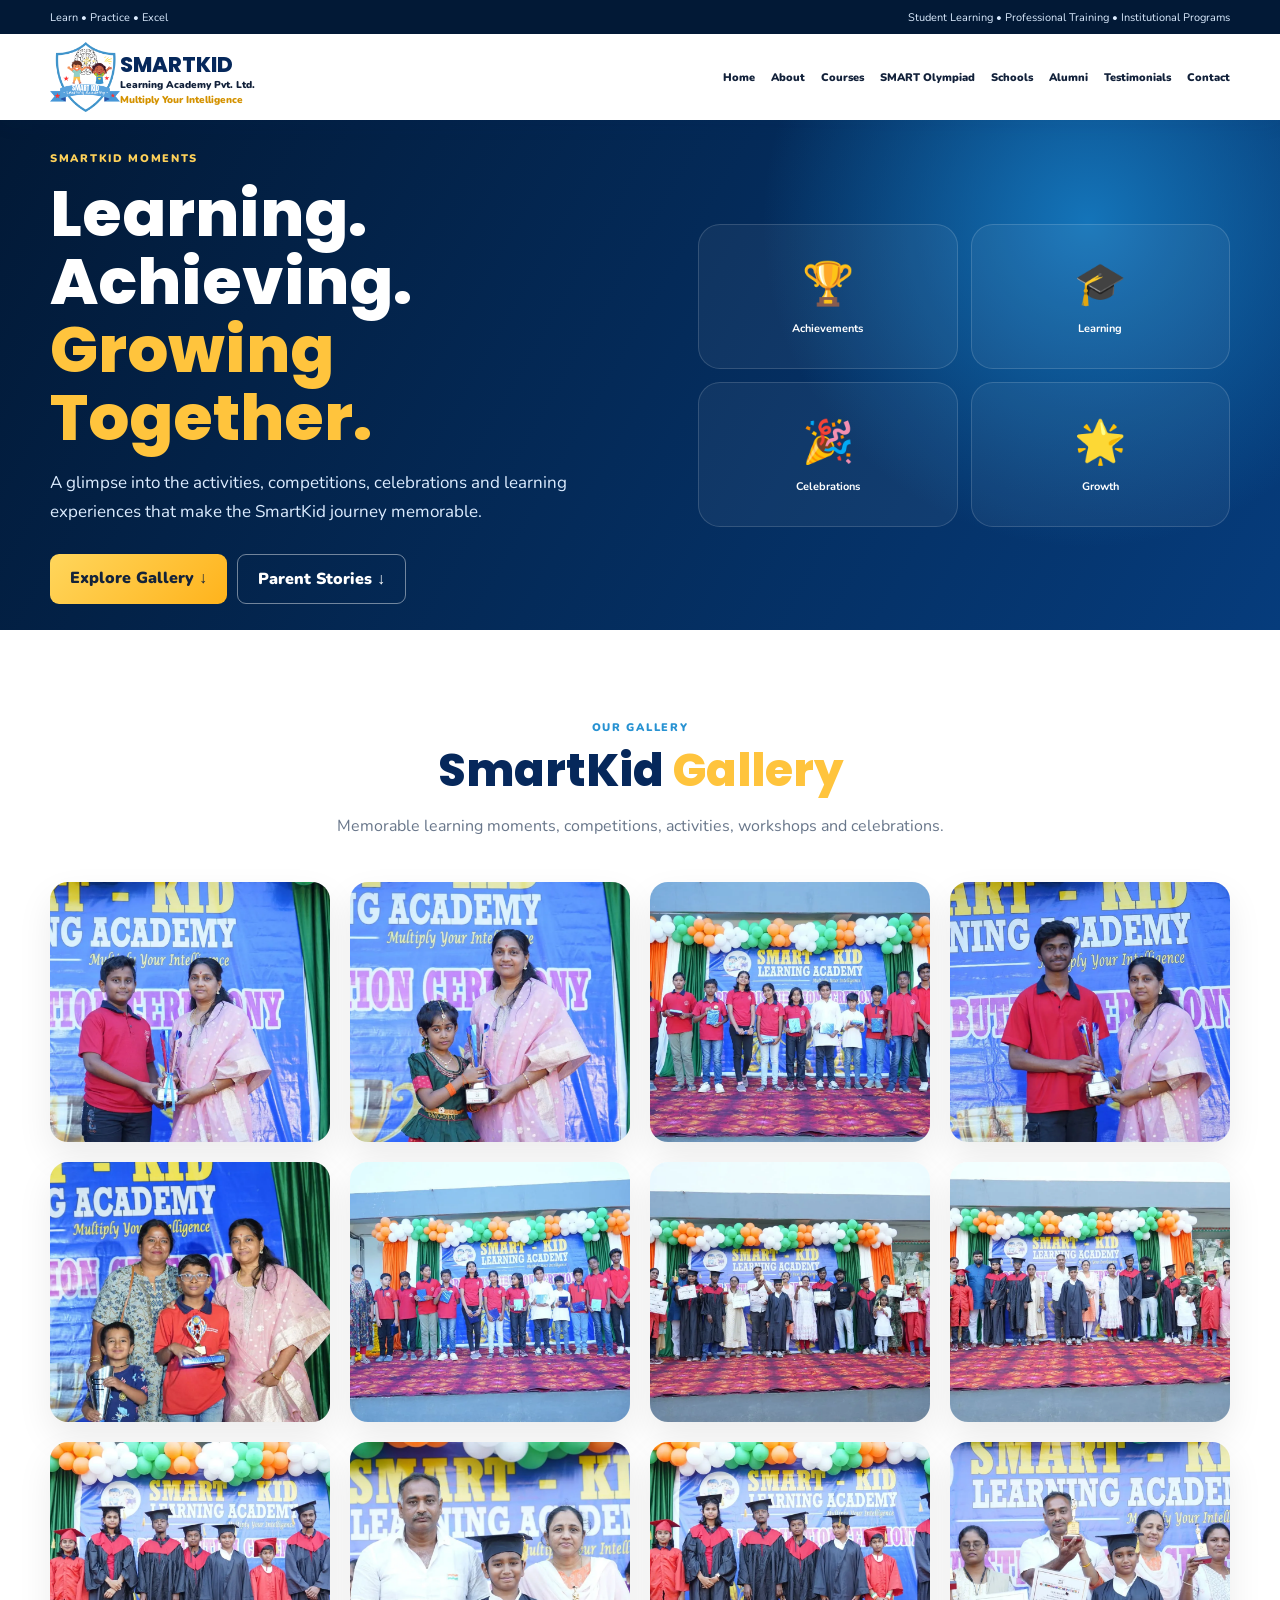
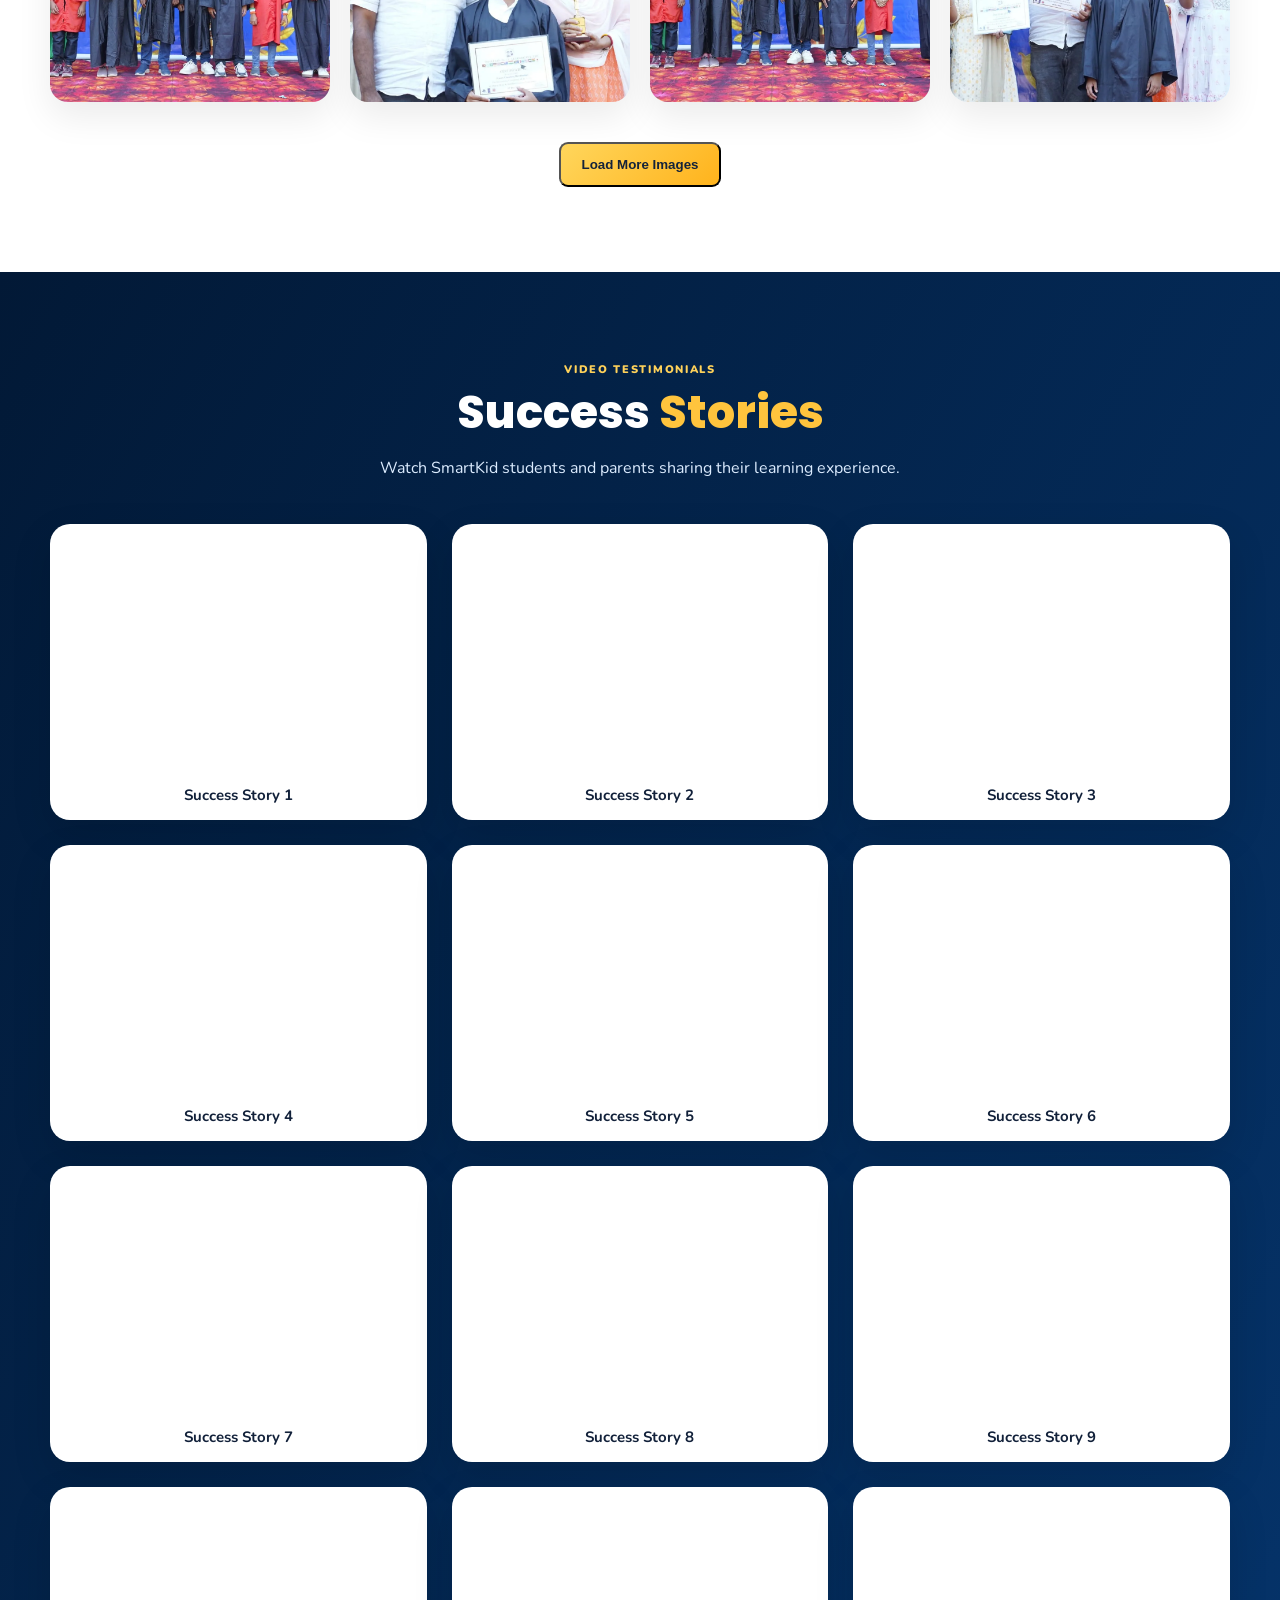
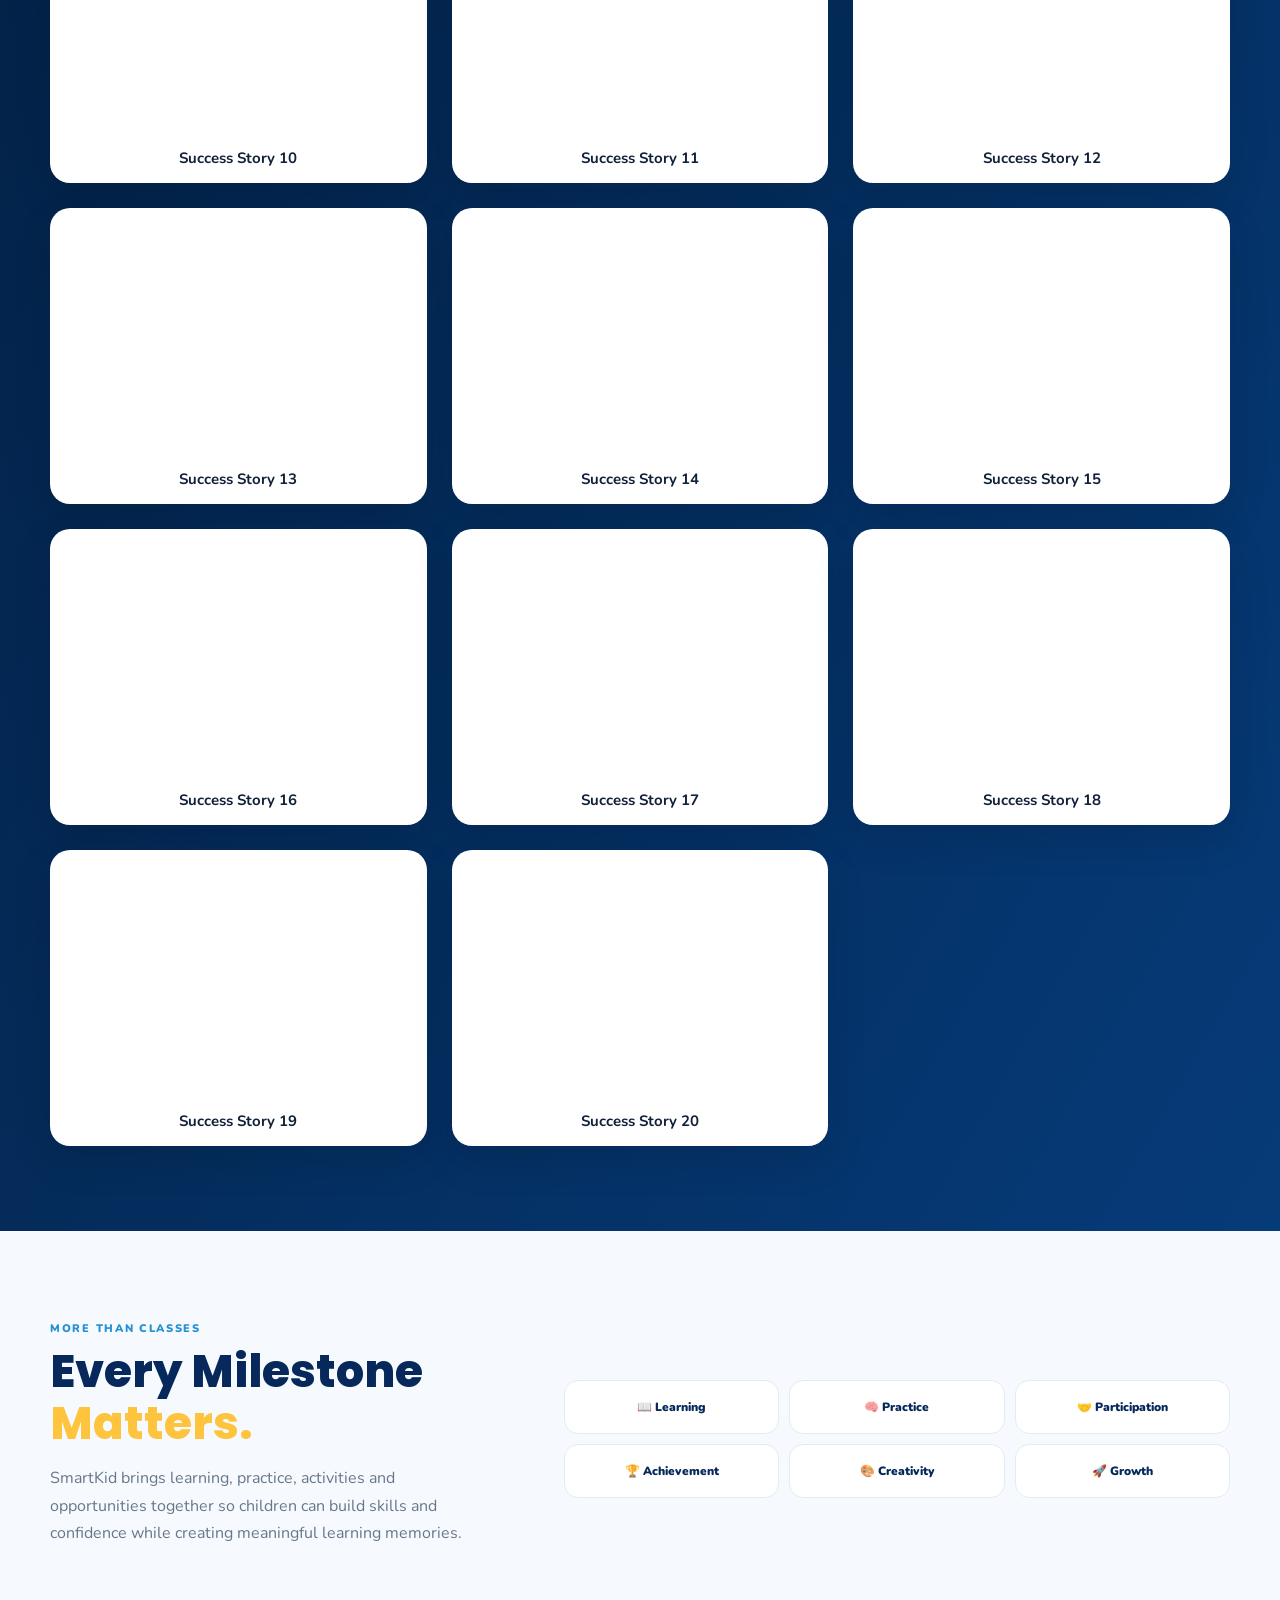
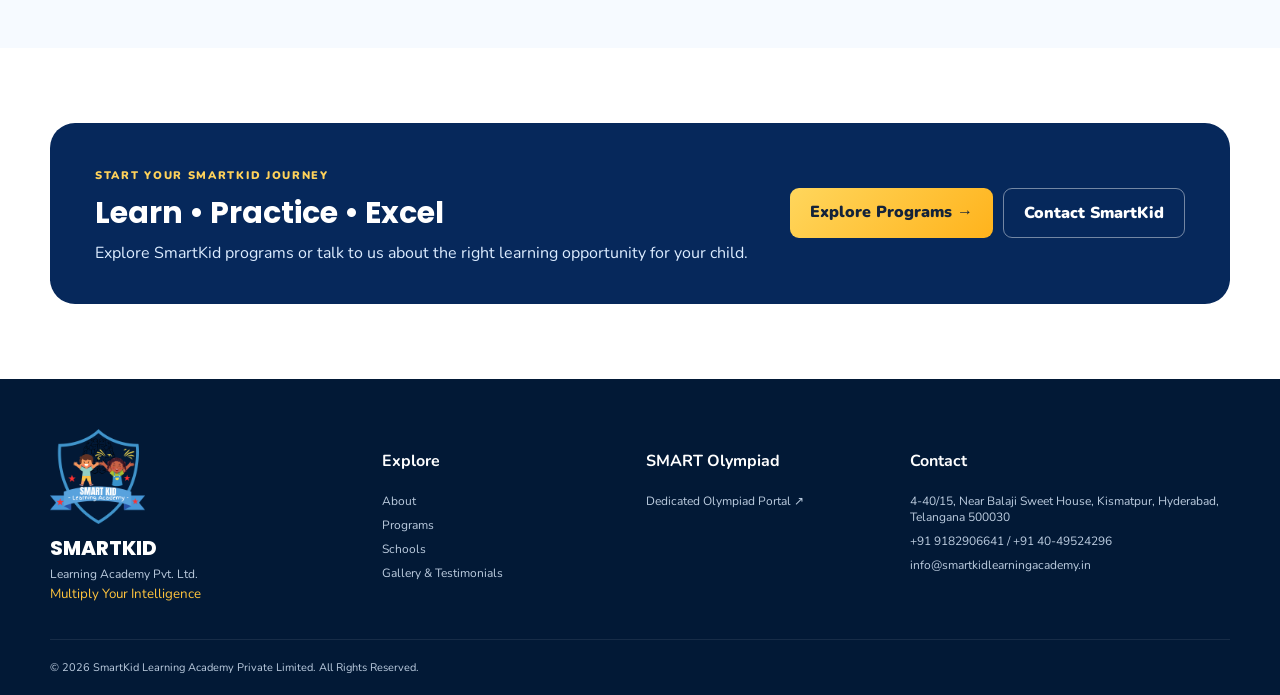
<file: gallery-testimonials.html>
<!doctype html>
<html lang="en">

<head>
    <meta charset="utf-8">
    <meta name="viewport" content="width=device-width,initial-scale=1">
    <title>Gallery & Testimonials | SmartKid Learning Academy</title>
    <meta name="description"
        content="Explore SmartKid Learning Academy moments, competitions, activities and parent testimonials.">
    <link rel="preconnect" href="https://fonts.googleapis.com">
    <link rel="preconnect" href="https://fonts.gstatic.com" crossorigin>
    <link
        href="https://fonts.googleapis.com/css2?family=Nunito:wght@400;600;700;800;900&family=Poppins:wght@600;700;800&display=swap"
        rel="stylesheet">
    <link rel="stylesheet" href="gallery-testimonials.css">
</head>

<body>
    <header>
        <div class="top">
            <div class="container"><span>Learn • Practice • Excel</span><span>Student Learning • Professional Training •
                    Institutional Programs</span></div>
        </div>
        <nav class="container"><a class="brand" href="index.html"><img src="assets/smartkid-logo.png">
                <div><b>SMARTKID</b><span>Learning Academy Pvt. Ltd.</span><small>Multiply Your Intelligence</small>
                </div>
            </a><button class="menu">☰</button>
            <!-- <div class="links"><a href="index.html">Home</a><a href="about.html">About</a><a
                    href="courses.html">Programs</a><a href="schools.html">Schools</a><a
                    href="smart-olympiad.html">SMART Olympiad</a><a class="active"
                    href="gallery-testimonials.html">Gallery & Testimonials</a><a href="#contact">Contact</a></div> -->
            <div class="links">
                <a href="index.html">Home</a>
                <a href="about.html">About</a>
                <a href="courses.html">Courses</a>
                <a href="smart-olympiad.html">SMART Olympiad</a>
                <a href="schools.html">Schools</a>
                <a href="alumni.html">Alumni</a>
                <a href="gallery-testimonials.html">Testimonials</a>
                <a href="contact.html">Contact</a>
            </div>
            <!-- <a class="btn outline" href="#demo">Book Free Demo</a> -->
            </div>
        </nav>
    </header>
    <main>
        <section class="hero">
            <div class="container hero-grid">
                <div class="reveal"><span>SMARTKID MOMENTS</span>
                    <h1>Learning. Achieving.<br><em>Growing Together.</em></h1>
                    <p>A glimpse into the activities, competitions, celebrations and learning experiences that make the
                        SmartKid journey memorable.</p>
                    <div class="actions"><a class="btn gold" href="#gallery">Explore Gallery ↓</a><a class="btn glass"
                            href="#testimonials">Parent Stories ↓</a></div>
                </div>
                <div class="collage reveal">
                    <div>🏆<b>Achievements</b></div>
                    <div>🎓<b>Learning</b></div>
                    <div>🎉<b>Celebrations</b></div>
                    <div>🌟<b>Growth</b></div>
                </div>
            </div>
        </section>

        <!-- <section class="section" id="gallery">
            <div class="container">
                <div class="heading reveal"><span>OUR GALLERY</span>
                    <h2>Moments That Tell <em>Our Story.</em></h2>
                    <p>Highlights from SmartKid learning activities, student achievements and competitions.</p>
                </div>
                <div class="gallery">
                    <figure class="g1 reveal">
                        <div class="photo trophy-photo"><span>🏆</span></div>
                        <figcaption><b>Student Achievements</b><small>Celebrating effort, participation and
                                achievement.</small></figcaption>
                    </figure>
                    <figure class="g2 reveal">
                        <div class="photo graduation"><span>🎓</span></div>
                        <figcaption><b>Learning Milestones</b><small>Recognising progress and learner
                                development.</small></figcaption>
                    </figure>
                    <figure class="g3 reveal">
                        <div class="photo competition"><span>🥇</span></div>
                        <figcaption><b>Competitions</b><small>Building confidence through challenge and
                                participation.</small></figcaption>
                    </figure>
                    <figure class="g4 reveal">
                        <div class="photo classroom"><span>📚</span></div>
                        <figcaption><b>Learning Activities</b><small>Joyful, engaging and skill-focused learning
                                experiences.</small></figcaption>
                    </figure>
                    <figure class="g5 reveal">
                        <div class="photo creative"><span>🎨</span></div>
                        <figcaption><b>Creative Learning</b><small>Exploring imagination, expression and new
                                abilities.</small></figcaption>
                    </figure>
                    <figure class="g6 reveal">
                        <div class="photo technology"><span>🤖</span></div>
                        <figcaption><b>Future Skills</b><small>Technology, coding, robotics and hands-on
                                exploration.</small></figcaption>
                    </figure>
                </div>
                <div class="existing-note reveal"><b>Existing SmartKid Gallery</b>
                    <p>The redesigned page is ready for your original SmartKid event and activity photographs. Keep the
                        current gallery image files in the <code>assets/gallery/</code> folder and replace these visual
                        placeholders without changing the layout.</p>
                </div>
            </div>
        </section> -->


        <section class="section" id="gallery">

            <div class="container">

                <div class="heading reveal">
                    <span>OUR GALLERY</span>
                    <h2>SmartKid <em>Gallery</em></h2>
                    <p>Memorable learning moments, competitions, activities, workshops and celebrations.</p>
                </div>

                <div id="galleryGrid" class="dynamic-gallery"></div>

                <div class="gallery-load">
                    <button id="loadMoreBtn" class="btn gold">
                        Load More Images
                    </button>
                </div>

            </div>

        </section>
        <!-- <section class="testimonial-section" id="testimonials">
            <div class="container">
                <div class="heading light reveal"><span>WHAT PARENTS SAY</span>
                    <h2>Stories From <em>SmartKid Families.</em></h2>
                    <p>Existing testimonials carried forward from the current SmartKid Learning Academy website.</p>
                </div>
                <div class="test-grid">
                    <blockquote class="reveal">
                        <div class="quote">“</div>
                        <p>SmartKid Academy has truly transformed my Son’s confidence. He loves the classes and the
                            teachers are wonderful!</p>
                        <footer>
                            <div class="avatar">A</div>
                            <div><b>Mr Ashok</b><span>Father of Master Pranav • Math course</span></div>
                        </footer>
                    </blockquote>
                    <blockquote class="reveal featured">
                        <div class="quote">“</div>
                        <p>My Daughter’s focus and mental math skills have improved significantly. Highly recommend the
                            Abacus course!</p>
                        <footer>
                            <div class="avatar">R</div>
                            <div><b>Mr. Ramesh</b><span>Father of Varshitha & Dedepiya</span></div>
                        </footer>
                    </blockquote>
                    <blockquote class="reveal">
                        <div class="quote">“</div>
                        <p>Excellent academy with passionate mentors. The phonics and handwriting programs are really
                            helping my child in school.</p>
                        <footer>
                            <div class="avatar">S</div>
                            <div><b>Mrs Shailaja</b><span>Mother of Sanch & Yashwanth</span></div>
                        </footer>
                    </blockquote>
                </div>
            </div>
        </section> -->


        <section class="testimonial-section" id="testimonials">

            <div class="container">

                <div class="heading light reveal">
                    <span>VIDEO TESTIMONIALS</span>

                    <h2>Success <em>Stories</em></h2>

                    <p>Watch SmartKid students and parents sharing their learning experience.</p>

                </div>

                <div id="videoGrid" class="video-grid"></div>

            </div>

        </section>
        <section class="section memory">
            <div class="container memory-grid">
                <div class="reveal"><span class="label">MORE THAN CLASSES</span>
                    <h2>Every Milestone <em>Matters.</em></h2>
                    <p>SmartKid brings learning, practice, activities and opportunities together so children can build
                        skills and confidence while creating meaningful learning memories.</p>
                </div>
                <div class="memory-cards reveal"><span>📖 Learning</span><span>🧠 Practice</span><span>🤝
                        Participation</span><span>🏆 Achievement</span><span>🎨 Creativity</span><span>🚀 Growth</span>
                </div>
            </div>
        </section>

        <section class="cta">
            <div class="container cta-box reveal">
                <div><span>START YOUR SMARTKID JOURNEY</span>
                    <h2>Learn • Practice • Excel</h2>
                    <p>Explore SmartKid programs or talk to us about the right learning opportunity for your child.</p>
                </div>
                <div><a class="btn gold" href="courses.html">Explore Programs →</a><a class="btn glass"
                        href="#contact">Contact SmartKid</a></div>
            </div>
        </section>
    </main>
    <footer id="contact">
        <div class="container footer-grid">
            <div class="fbrand"><img src="assets/smartkid-logo.png">
                <h3>SMARTKID</h3>
                <!-- <p>Learning Academy Pvt. Ltd.</p><small>Learn • Practice • Excel</small> -->
                 <p>Learning Academy Pvt. Ltd.</p><small>Multiply Your Intelligence</small>
            </div>
            <div>
                <h4>Explore</h4><a href="about.html">About</a><a href="courses.html">Programs</a><a
                    href="schools.html">Schools</a><a href="gallery-testimonials.html">Gallery & Testimonials</a>
            </div>
            <div>
                <h4>SMART Olympiad</h4><a href="https://aseolympiad.in/" target="_blank" rel="noopener">Dedicated
                    Olympiad Portal ↗</a>
            </div>
            <div>
                <h4>Contact</h4>
                <p>4-40/15, Near Balaji Sweet House, Kismatpur, Hyderabad, Telangana 500030</p>
                <p>+91 9182906641 / +91 40-49524296</p>
                <p>info@smartkidlearningacademy.in</p>
            </div>
        </div>
        <div class="container copy">© 2026 SmartKid Learning Academy Private Limited. All Rights Reserved.</div>
    </footer>
    <script src="gallery-testimonials.js"></script>
</body>

</html>
</file>
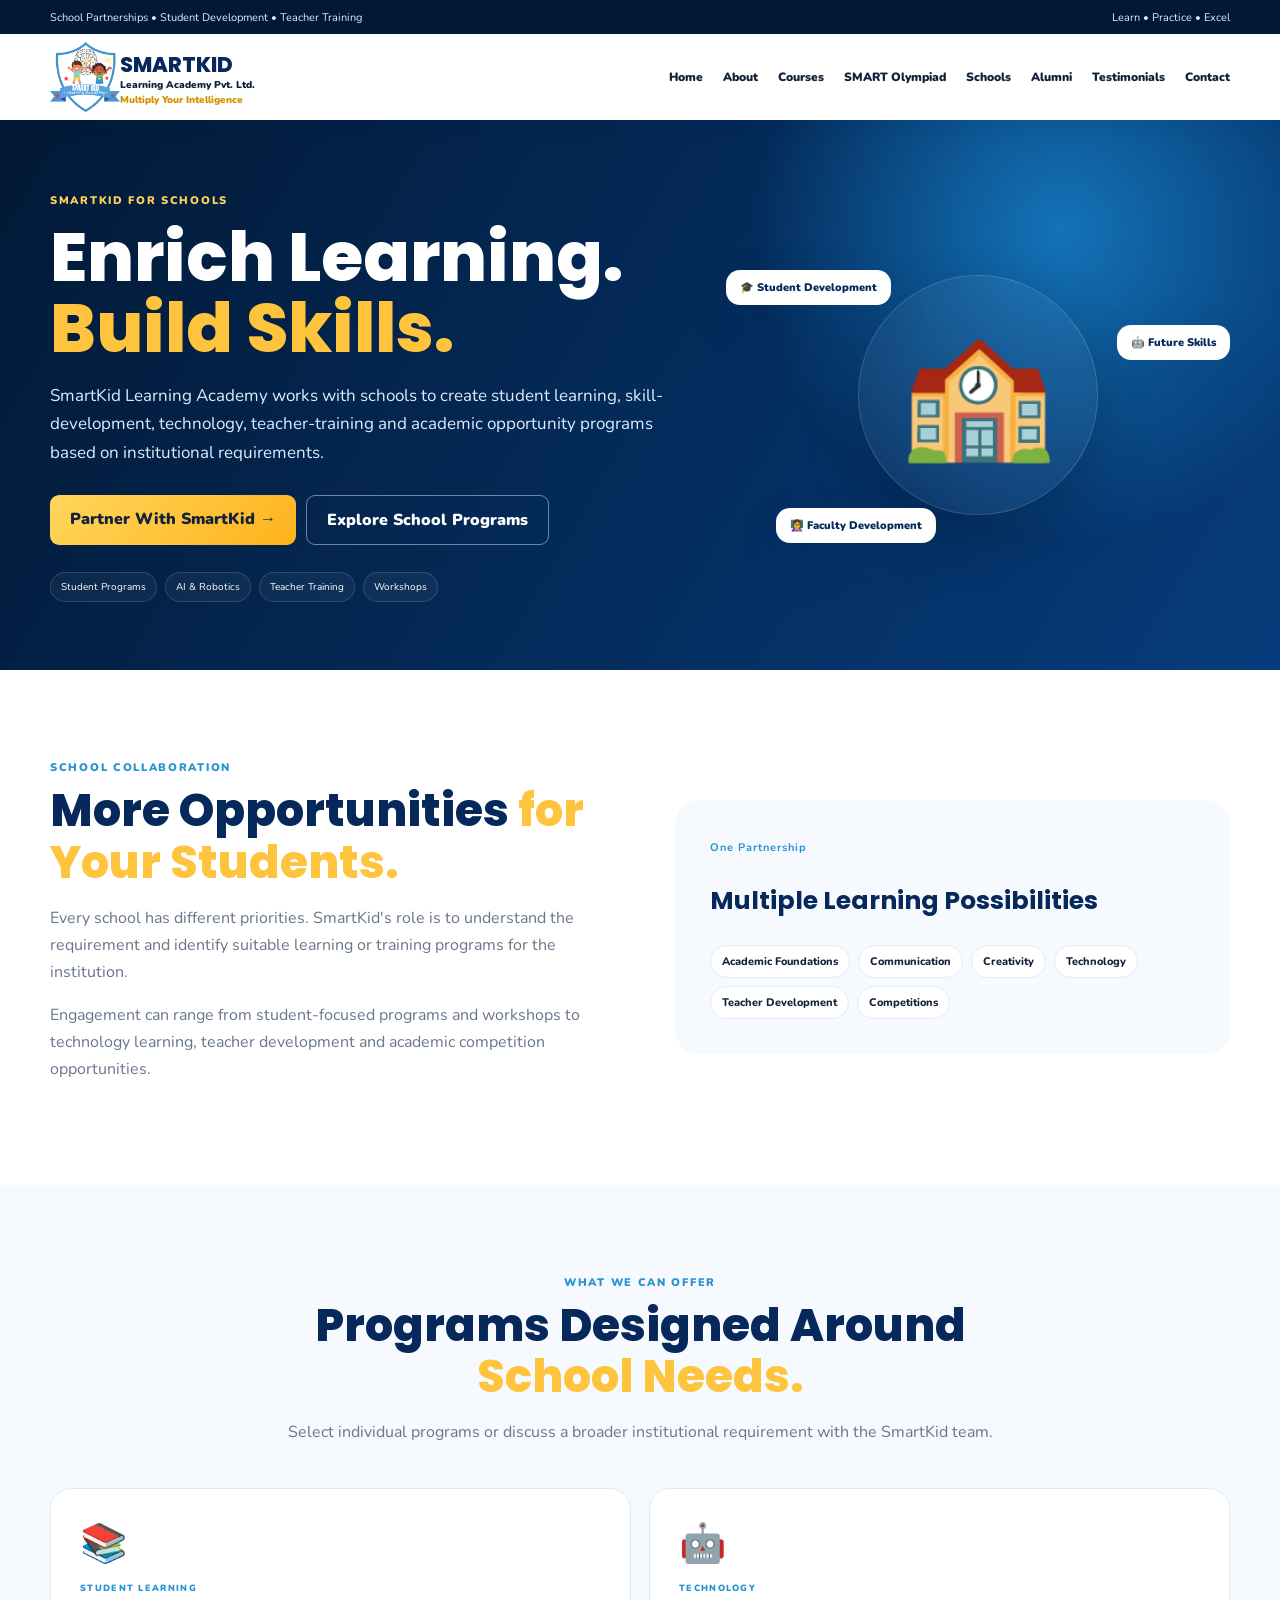
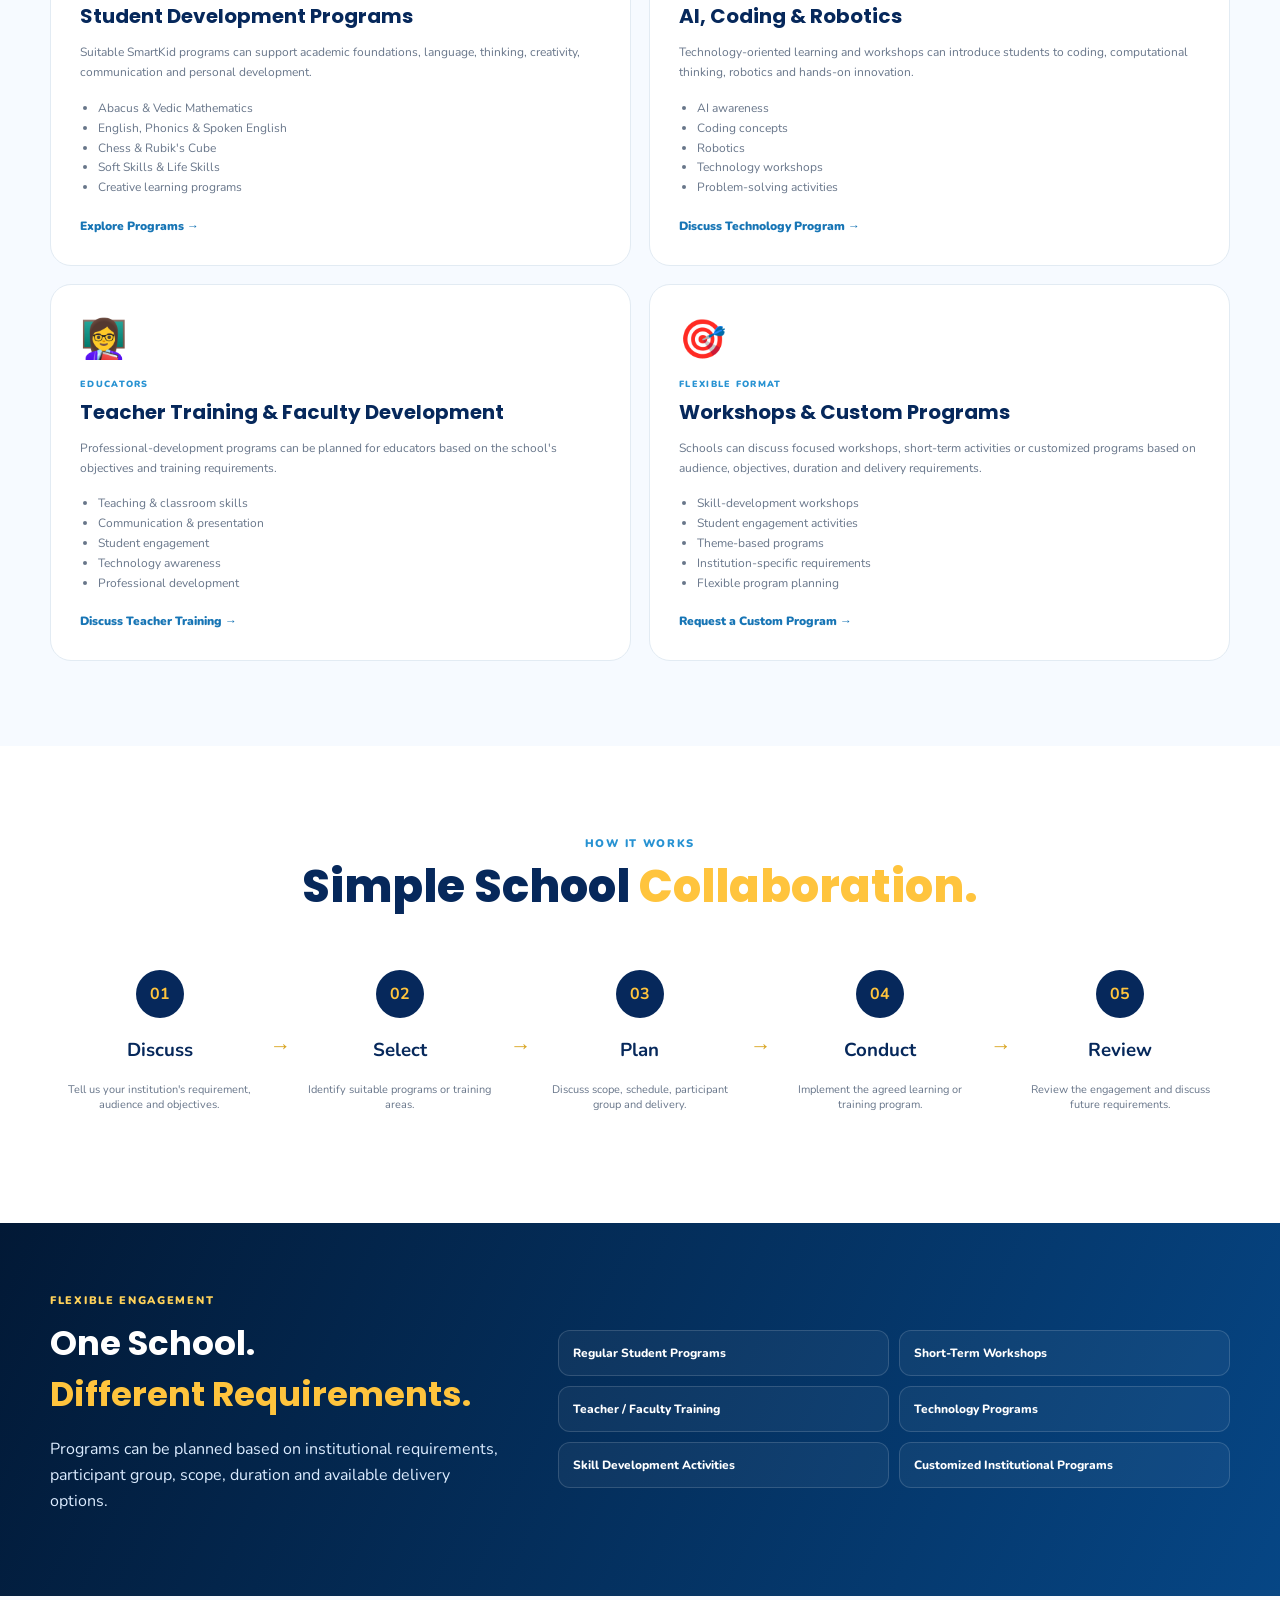
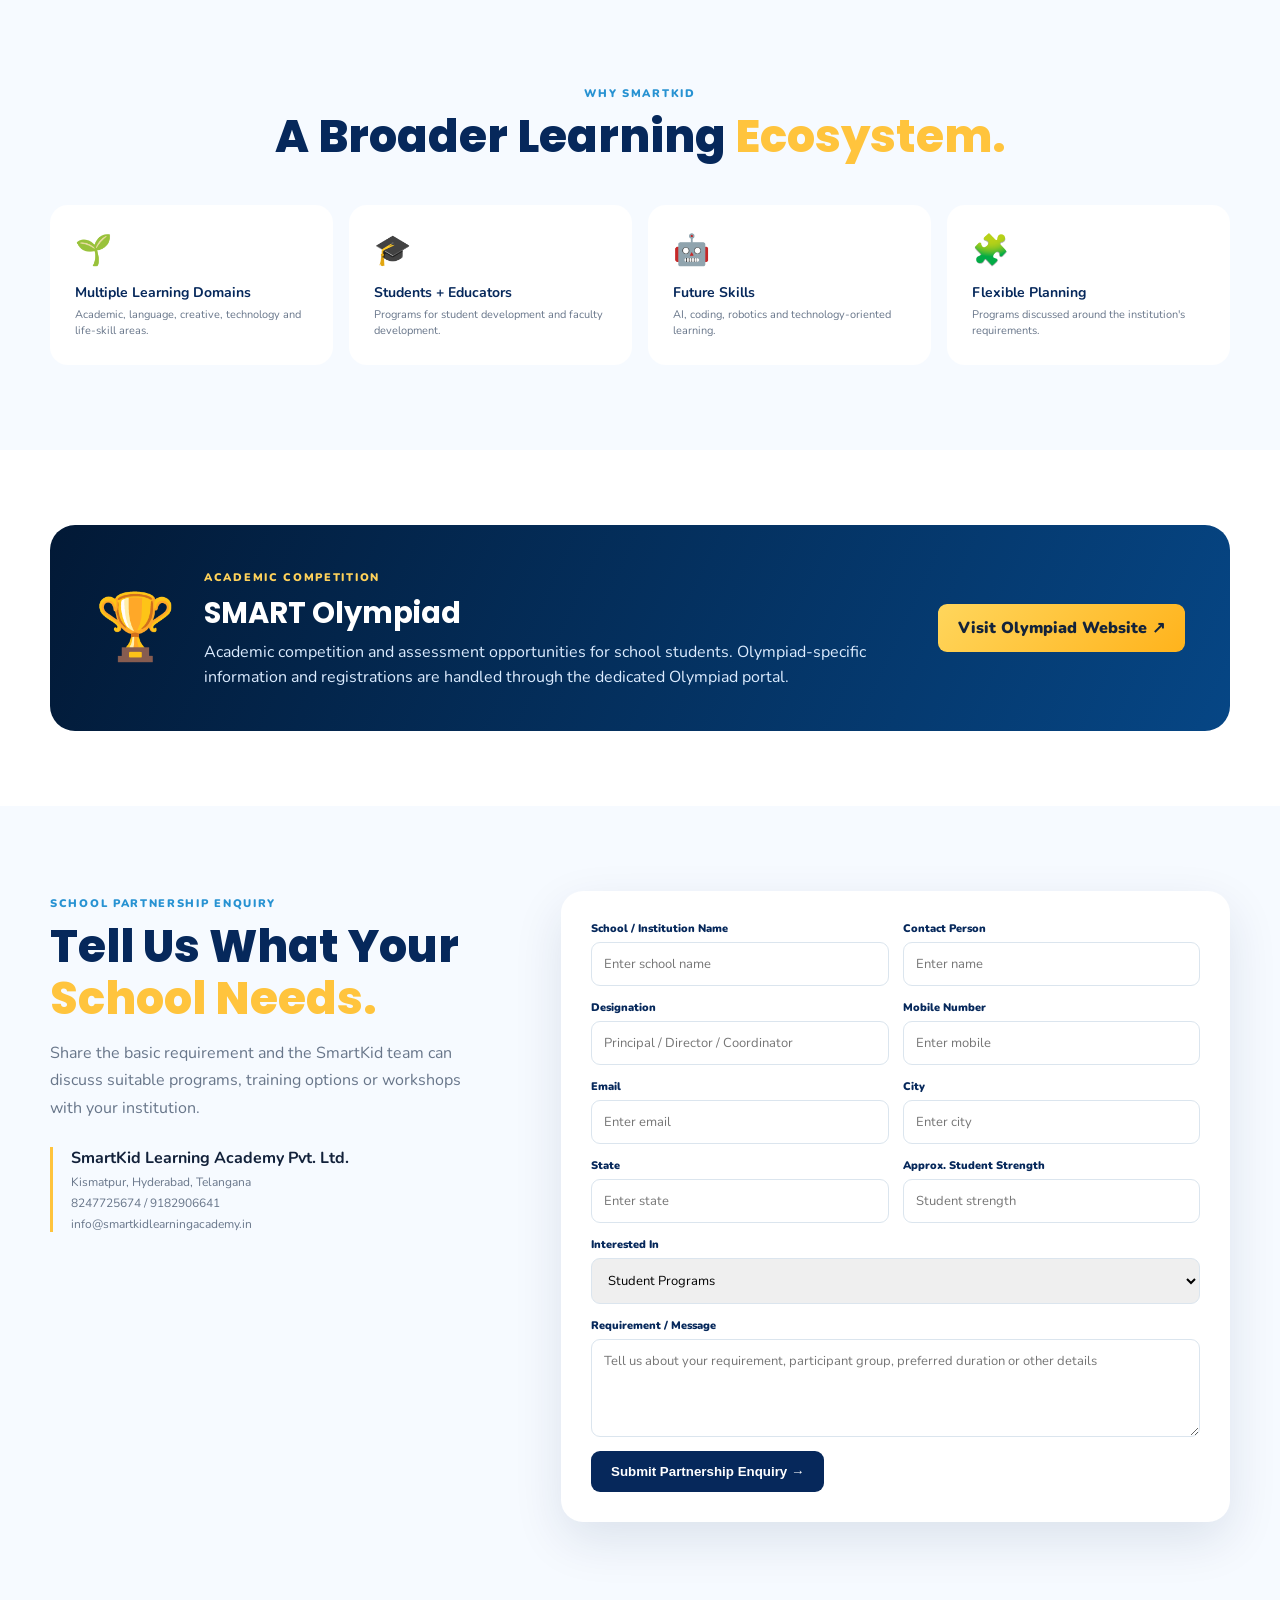
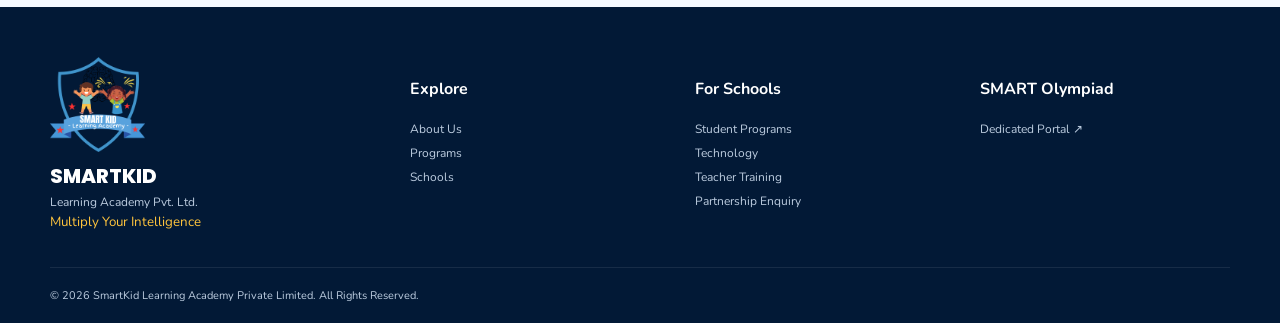
<file: schools.html>
<!doctype html>
<html lang="en">

<head>
    <meta charset="utf-8">
    <meta name="viewport" content="width=device-width,initial-scale=1">
    <title>Schools | SmartKid Learning Academy</title>
    <meta name="description"
        content="SmartKid school partnerships for student development, AI and robotics, teacher training, workshops and academic opportunities.">
    <link rel="preconnect" href="https://fonts.googleapis.com">
    <link rel="preconnect" href="https://fonts.gstatic.com" crossorigin>
    <link
        href="https://fonts.googleapis.com/css2?family=Nunito:wght@400;600;700;800;900&family=Poppins:wght@600;700;800&display=swap"
        rel="stylesheet">
    <link rel="stylesheet" href="schools.css">
</head>

<body>
    <header>
        <div class="top">
            <div class="container"><span>School Partnerships • Student Development • Teacher Training</span><span>Learn
                    • Practice • Excel</span></div>
        </div>
        <nav class="container">
            <a class="brand" href="index.html"><img src="assets/smartkid-logo.png" alt="SmartKid">
                <div><b>SMARTKID</b><span>Learning Academy Pvt. Ltd.</span><small>Multiply Your Intelligence</small></div>
            </a>
            <button class="menu" aria-label="Menu">☰</button>
            <!-- <div class="links"><a href="index.html">Home</a><a href="about.html">About</a><a
                    href="courses.html">Programs</a><a class="active" href="schools.html">Schools</a><a
                    href="smart-olympiad.html">SMART Olympiad</a><a href="#enquiry">Contact</a></div> -->
                    <div class="links">
                    <a href="index.html">Home</a>
                    <a href="about.html">About</a> 
                    <a href="courses.html">Courses</a>
                    <a href="smart-olympiad.html">SMART Olympiad</a>
                    <a href="schools.html">Schools</a>
                    <a href="alumni.html">Alumni</a>
                    <a href="gallery-testimonials.html">Testimonials</a>
                    <a href="contact.html">Contact</a></div>
                    <!-- <a class="btn outline" href="#demo">Book Free Demo</a> -->
            </div>
        </nav>
    </header>

    <main>
        <section class="hero">
            <div class="container hero-grid">
                <div class="reveal">
                    <span class="eyebrow">SMARTKID FOR SCHOOLS</span>
                    <h1>Enrich Learning.<br><em>Build Skills.</em></h1>
                    <p>SmartKid Learning Academy works with schools to create student learning, skill-development,
                        technology, teacher-training and academic opportunity programs based on institutional
                        requirements.</p>
                    <div class="actions"><a class="btn gold" href="#enquiry">Partner With SmartKid →</a><a
                            class="btn glass" href="#solutions">Explore School Programs</a></div>
                    <div class="mini"><span>Student Programs</span><span>AI & Robotics</span><span>Teacher
                            Training</span><span>Workshops</span></div>
                </div>
                <div class="hero-art reveal">
                    <div class="school">🏫</div>
                    <div class="badge b1">🎓 Student Development</div>
                    <div class="badge b2">🤖 Future Skills</div>
                    <div class="badge b3">👩‍🏫 Faculty Development</div>
                </div>
            </div>
        </section>

        <section class="intro">
            <div class="container intro-grid">
                <div class="reveal"><span class="label">SCHOOL COLLABORATION</span>
                    <h2>More Opportunities <em>for Your Students.</em></h2>
                    <p>Every school has different priorities. SmartKid's role is to understand the requirement and
                        identify suitable learning or training programs for the institution.</p>
                    <p>Engagement can range from student-focused programs and workshops to technology learning, teacher
                        development and academic competition opportunities.</p>
                </div>
                <div class="promise reveal"><b>One Partnership</b>
                    <h3>Multiple Learning Possibilities</h3>
                    <div><span>Academic
                            Foundations</span><span>Communication</span><span>Creativity</span><span>Technology</span><span>Teacher
                            Development</span><span>Competitions</span></div>
                </div>
            </div>
        </section>

        <section class="section solutions" id="solutions">
            <div class="container">
                <div class="heading reveal"><span>WHAT WE CAN OFFER</span>
                    <h2>Programs Designed Around <em>School Needs.</em></h2>
                    <p>Select individual programs or discuss a broader institutional requirement with the SmartKid team.
                    </p>
                </div>
                <div class="solution-grid">
                    <article class="reveal"><i>📚</i><span>STUDENT LEARNING</span>
                        <h3>Student Development Programs</h3>
                        <p>Suitable SmartKid programs can support academic foundations, language, thinking, creativity,
                            communication and personal development.</p>
                        <ul>
                            <li>Abacus & Vedic Mathematics</li>
                            <li>English, Phonics & Spoken English</li>
                            <li>Chess & Rubik's Cube</li>
                            <li>Soft Skills & Life Skills</li>
                            <li>Creative learning programs</li>
                        </ul><a href="courses.html">Explore Programs →</a>
                    </article>
                    <article class="reveal"><i>🤖</i><span>TECHNOLOGY</span>
                        <h3>AI, Coding & Robotics</h3>
                        <p>Technology-oriented learning and workshops can introduce students to coding, computational
                            thinking, robotics and hands-on innovation.</p>
                        <ul>
                            <li>AI awareness</li>
                            <li>Coding concepts</li>
                            <li>Robotics</li>
                            <li>Technology workshops</li>
                            <li>Problem-solving activities</li>
                        </ul><a href="#enquiry">Discuss Technology Program →</a>
                    </article>
                    <article class="reveal"><i>👩‍🏫</i><span>EDUCATORS</span>
                        <h3>Teacher Training & Faculty Development</h3>
                        <p>Professional-development programs can be planned for educators based on the school's
                            objectives and training requirements.</p>
                        <ul>
                            <li>Teaching & classroom skills</li>
                            <li>Communication & presentation</li>
                            <li>Student engagement</li>
                            <li>Technology awareness</li>
                            <li>Professional development</li>
                        </ul><a href="#enquiry">Discuss Teacher Training →</a>
                    </article>
                    <article class="reveal"><i>🎯</i><span>FLEXIBLE FORMAT</span>
                        <h3>Workshops & Custom Programs</h3>
                        <p>Schools can discuss focused workshops, short-term activities or customized programs based on
                            audience, objectives, duration and delivery requirements.</p>
                        <ul>
                            <li>Skill-development workshops</li>
                            <li>Student engagement activities</li>
                            <li>Theme-based programs</li>
                            <li>Institution-specific requirements</li>
                            <li>Flexible program planning</li>
                        </ul><a href="#enquiry">Request a Custom Program →</a>
                    </article>
                </div>
            </div>
        </section>

        <section class="section process">
            <div class="container">
                <div class="heading reveal"><span>HOW IT WORKS</span>
                    <h2>Simple School <em>Collaboration.</em></h2>
                </div>
                <div class="steps reveal">
                    <div><b>01</b>
                        <h3>Discuss</h3>
                        <p>Tell us your institution's requirement, audience and objectives.</p>
                    </div><i>→</i>
                    <div><b>02</b>
                        <h3>Select</h3>
                        <p>Identify suitable programs or training areas.</p>
                    </div><i>→</i>
                    <div><b>03</b>
                        <h3>Plan</h3>
                        <p>Discuss scope, schedule, participant group and delivery.</p>
                    </div><i>→</i>
                    <div><b>04</b>
                        <h3>Conduct</h3>
                        <p>Implement the agreed learning or training program.</p>
                    </div><i>→</i>
                    <div><b>05</b>
                        <h3>Review</h3>
                        <p>Review the engagement and discuss future requirements.</p>
                    </div>
                </div>
            </div>
        </section>

        <section class="engagement">
            <div class="container engagement-grid">
                <div class="reveal"><span class="eyebrow">FLEXIBLE ENGAGEMENT</span>
                    <h2>One School.<br><em>Different Requirements.</em></h2>
                    <p>Programs can be planned based on institutional requirements, participant group, scope, duration
                        and available delivery options.</p>
                </div>
                <div class="engage-list reveal"><span>Regular Student Programs</span><span>Short-Term
                        Workshops</span><span>Teacher / Faculty Training</span><span>Technology
                        Programs</span><span>Skill Development Activities</span><span>Customized Institutional
                        Programs</span></div>
            </div>
        </section>

        <section class="section why">
            <div class="container">
                <div class="heading reveal"><span>WHY SMARTKID</span>
                    <h2>A Broader Learning <em>Ecosystem.</em></h2>
                </div>
                <div class="why-grid">
                    <div class="reveal">🌱<b>Multiple Learning Domains</b><span>Academic, language, creative, technology
                            and life-skill areas.</span></div>
                    <div class="reveal">🎓<b>Students + Educators</b><span>Programs for student development and faculty
                            development.</span></div>
                    <div class="reveal">🤖<b>Future Skills</b><span>AI, coding, robotics and technology-oriented
                            learning.</span></div>
                    <div class="reveal">🧩<b>Flexible Planning</b><span>Programs discussed around the institution's
                            requirements.</span></div>
                </div>
            </div>
        </section>

        <section class="olympiad">
            <div class="container oly reveal">
                <div class="cup">🏆</div>
                <div><span>ACADEMIC COMPETITION</span>
                    <h2>SMART Olympiad</h2>
                    <p>Academic competition and assessment opportunities for school students. Olympiad-specific
                        information and registrations are handled through the dedicated Olympiad portal.</p>
                </div>
                <a class="btn gold" href="https://aseolympiad.in/" target="_blank" rel="noopener">Visit Olympiad Website
                    ↗</a>
            </div>
        </section>

        <section class="section enquiry" id="enquiry">
            <div class="container form-grid">
                <div class="reveal"><span class="label">SCHOOL PARTNERSHIP ENQUIRY</span>
                    <h2>Tell Us What Your <em>School Needs.</em></h2>
                    <p>Share the basic requirement and the SmartKid team can discuss suitable programs, training options
                        or workshops with your institution.</p>
                    <div class="contact"><b>SmartKid Learning Academy Pvt. Ltd.</b><span>Kismatpur, Hyderabad,
                            Telangana</span><span>8247725674 /
                            9182906641</span><span>info@smartkidlearningacademy.in</span></div>
                </div>
                <form class="reveal" onsubmit="return false">
                    <div class="two"><label>School / Institution Name<input required
                                placeholder="Enter school name"></label><label>Contact Person<input required
                                placeholder="Enter name"></label></div>
                    <div class="two"><label>Designation<input
                                placeholder="Principal / Director / Coordinator"></label><label>Mobile Number<input
                                required placeholder="Enter mobile"></label></div>
                    <div class="two"><label>Email<input type="email" placeholder="Enter email"></label><label>City<input
                                placeholder="Enter city"></label></div>
                    <div class="two"><label>State<input placeholder="Enter state"></label><label>Approx. Student
                            Strength<input type="number" placeholder="Student strength"></label></div>
                    <label>Interested In<select id="interest">
                            <option>Student Programs</option>
                            <option>AI / Coding / Robotics</option>
                            <option>Teacher Training / Faculty Development</option>
                            <option>Workshops / Skill Development</option>
                            <option>SMART Olympiad</option>
                            <option>Multiple Programs</option>
                            <option>Other</option>
                        </select></label>
                    <div class="oly-note" id="olyNote">For SMART Olympiad participation and registration, please
                        continue to the dedicated Olympiad portal: <a href="https://aseolympiad.in/" target="_blank"
                            rel="noopener">aseolympiad.in ↗</a></div>
                    <label>Requirement / Message<textarea rows="4"
                            placeholder="Tell us about your requirement, participant group, preferred duration or other details"></textarea></label>
                    <button class="btn navy" type="submit">Submit Partnership Enquiry →</button>
                </form>
            </div>
        </section>
    </main>

    <footer>
        <div class="container footer-grid">
            <div class="fbrand"><img src="assets/smartkid-logo.png">
                <h3>SMARTKID</h3>
                <!-- <p>Learning Academy Pvt. Ltd.</p><small>Learn • Practice • Excel</small> -->
                 <p>Learning Academy Pvt. Ltd.</p><small>Multiply Your Intelligence</small>
            </div>
            <div>
                <h4>Explore</h4><a href="about.html">About Us</a><a href="courses.html">Programs</a><a
                    href="schools.html">Schools</a>
            </div>
            <div>
                <h4>For Schools</h4><a href="#solutions">Student Programs</a><a href="#solutions">Technology</a><a
                    href="#solutions">Teacher Training</a><a href="#enquiry">Partnership Enquiry</a>
            </div>
            <div>
                <h4>SMART Olympiad</h4><a href="https://aseolympiad.in/" target="_blank" rel="noopener">Dedicated Portal
                    ↗</a>
            </div>
        </div>
        <div class="container copy">© 2026 SmartKid Learning Academy Private Limited. All Rights Reserved.</div>
    </footer>
    <script src="schools.js"></script>
</body>

</html>
</file>
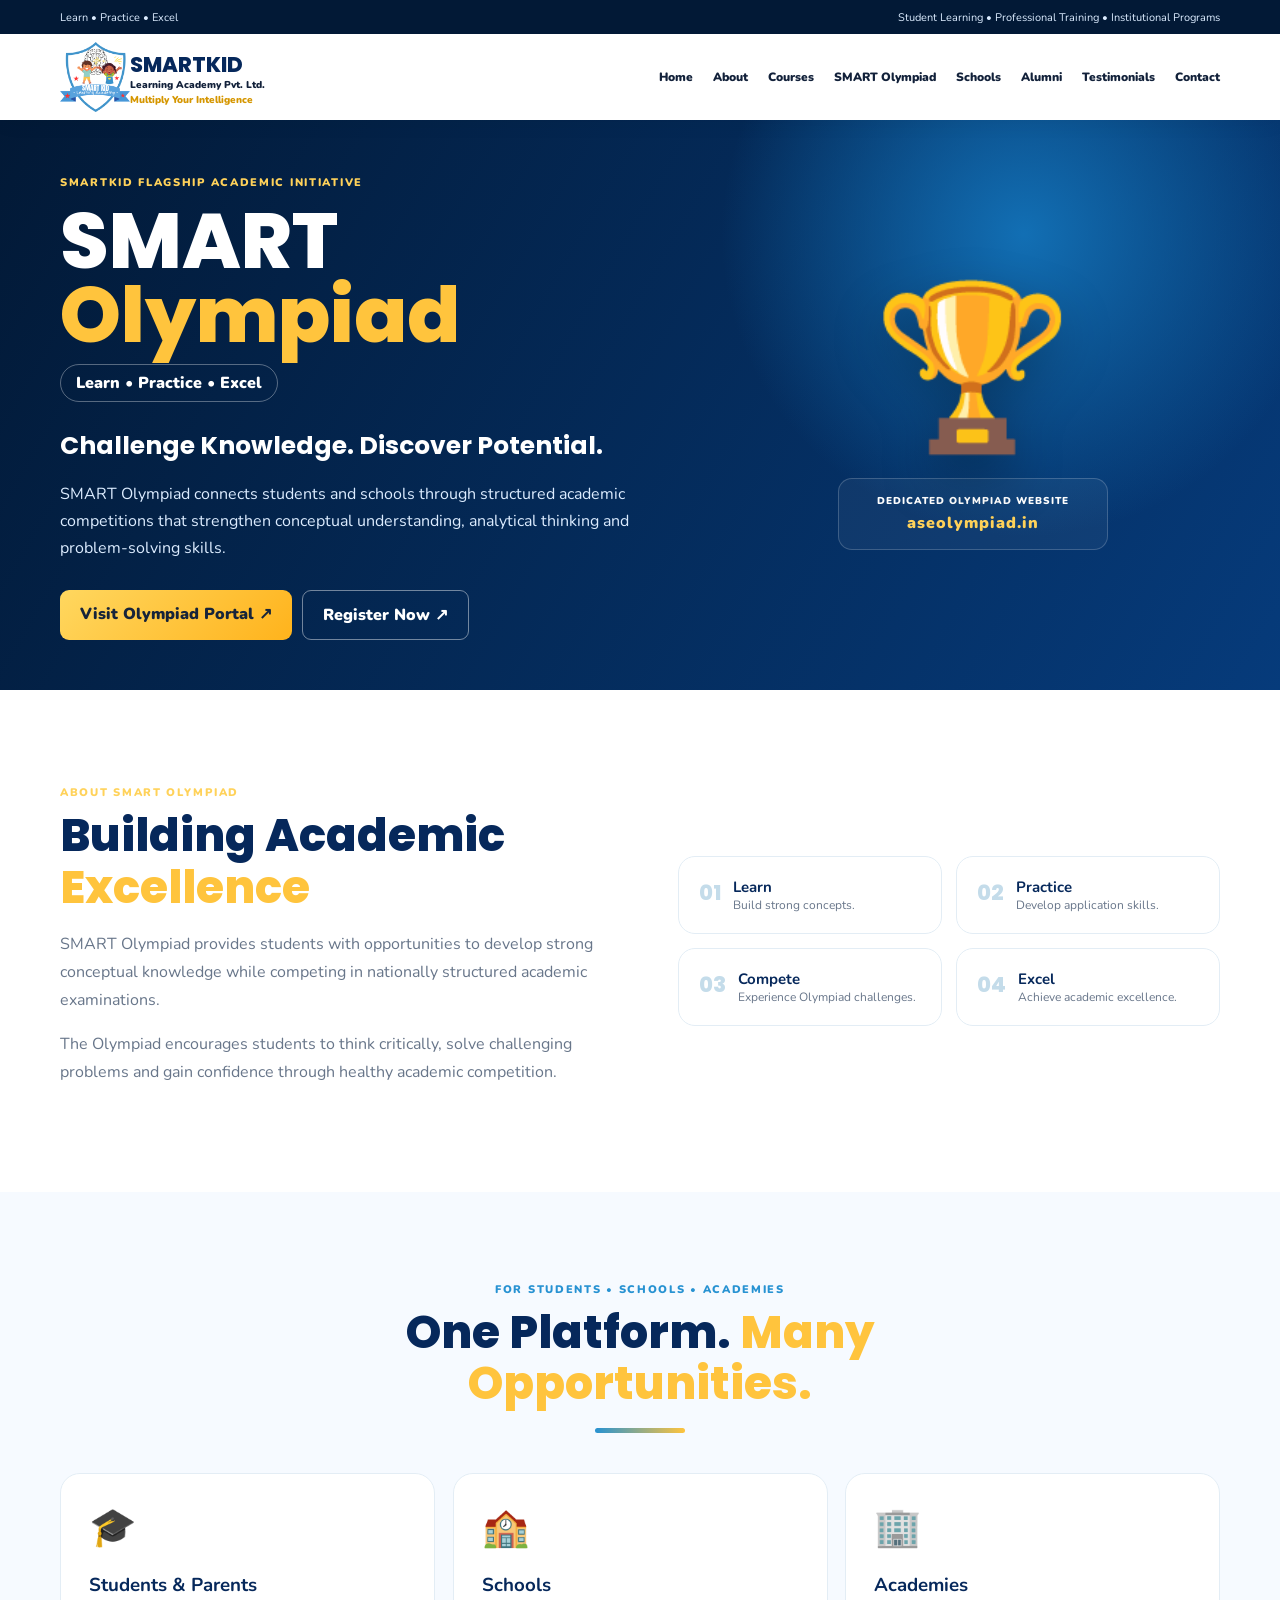
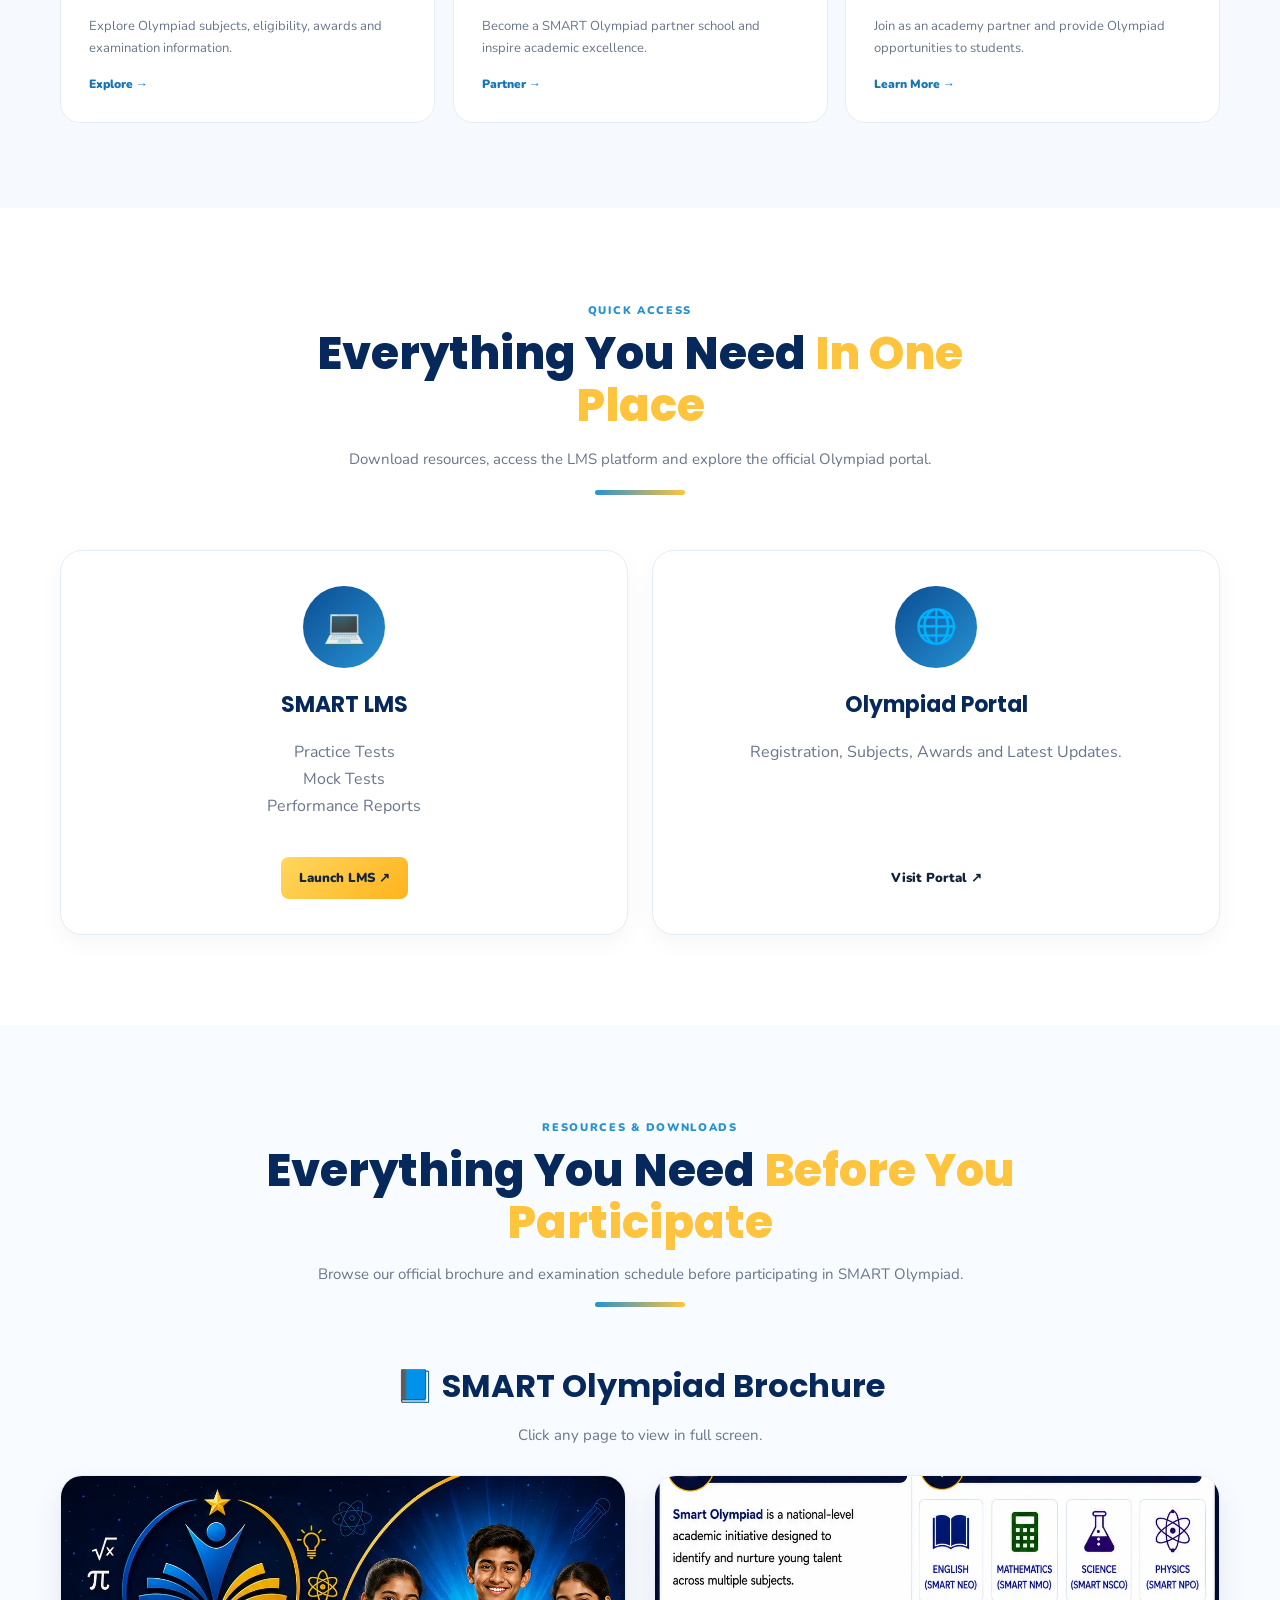
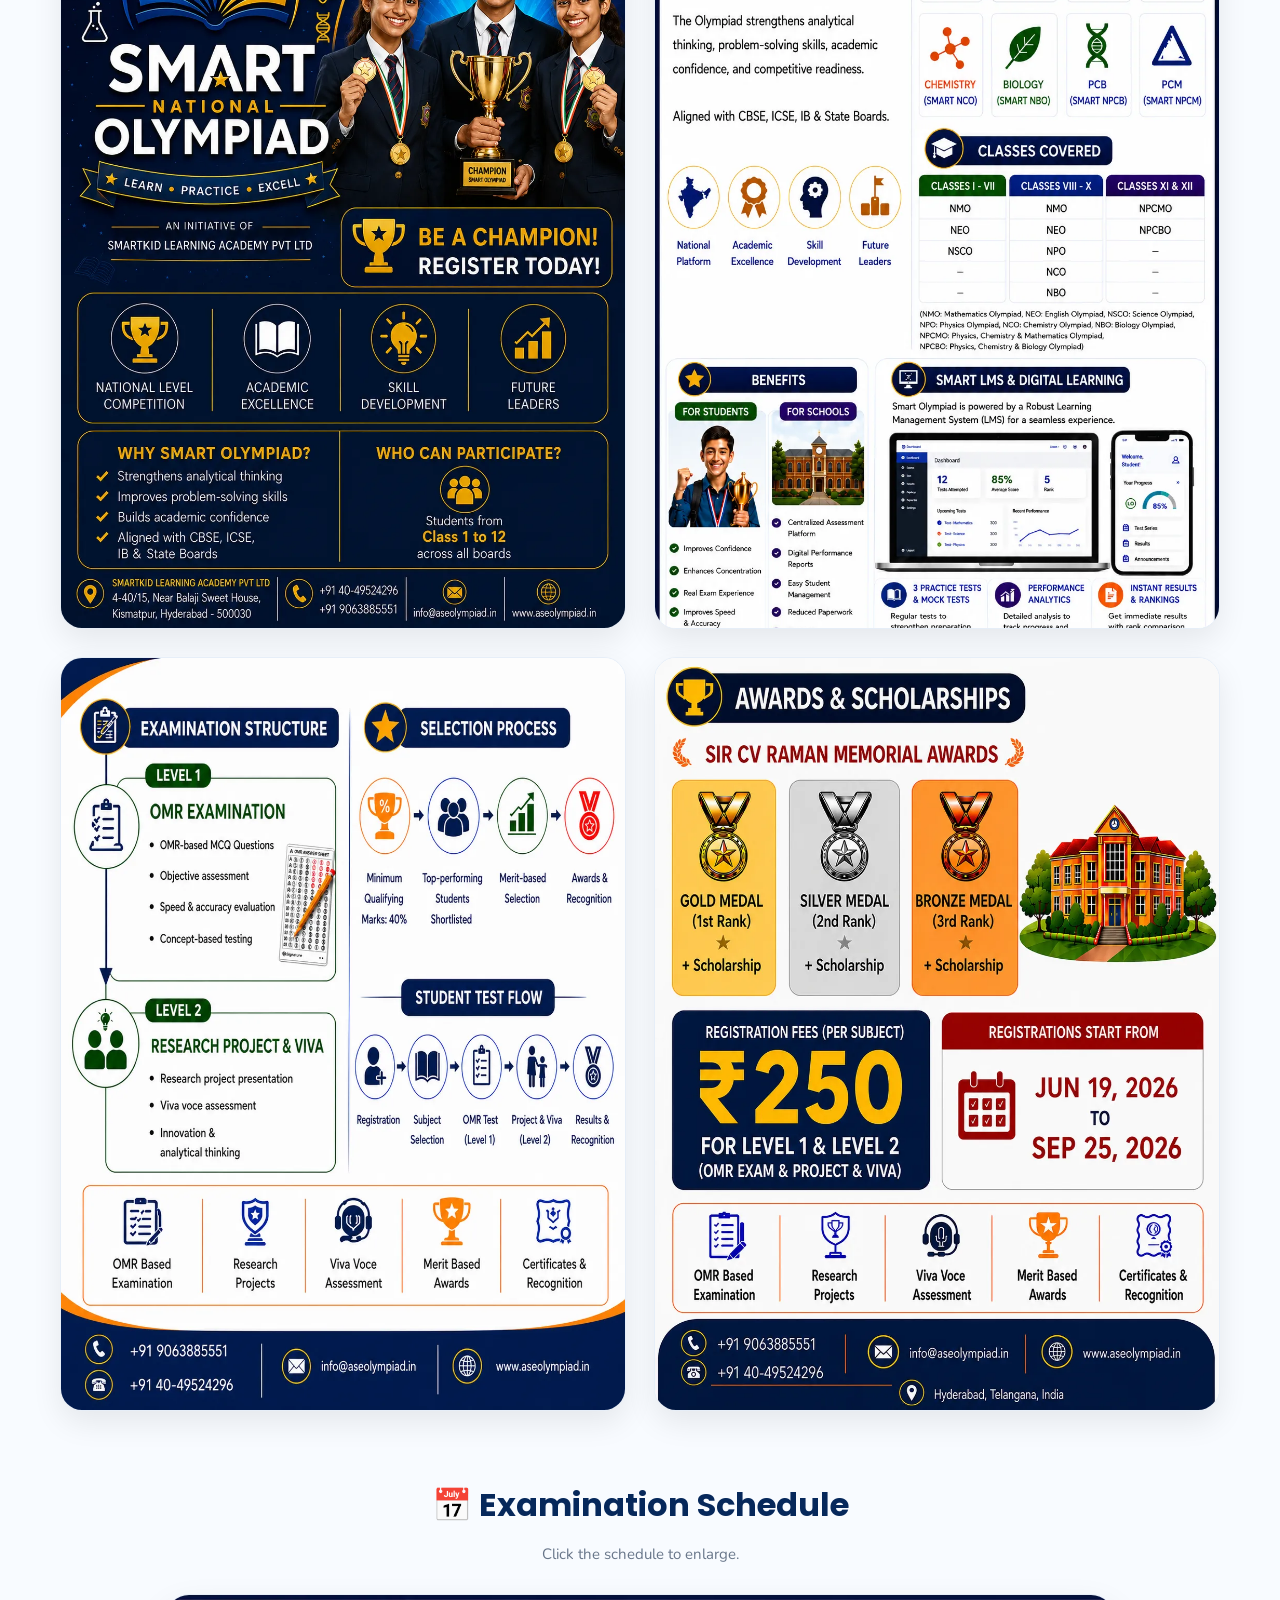
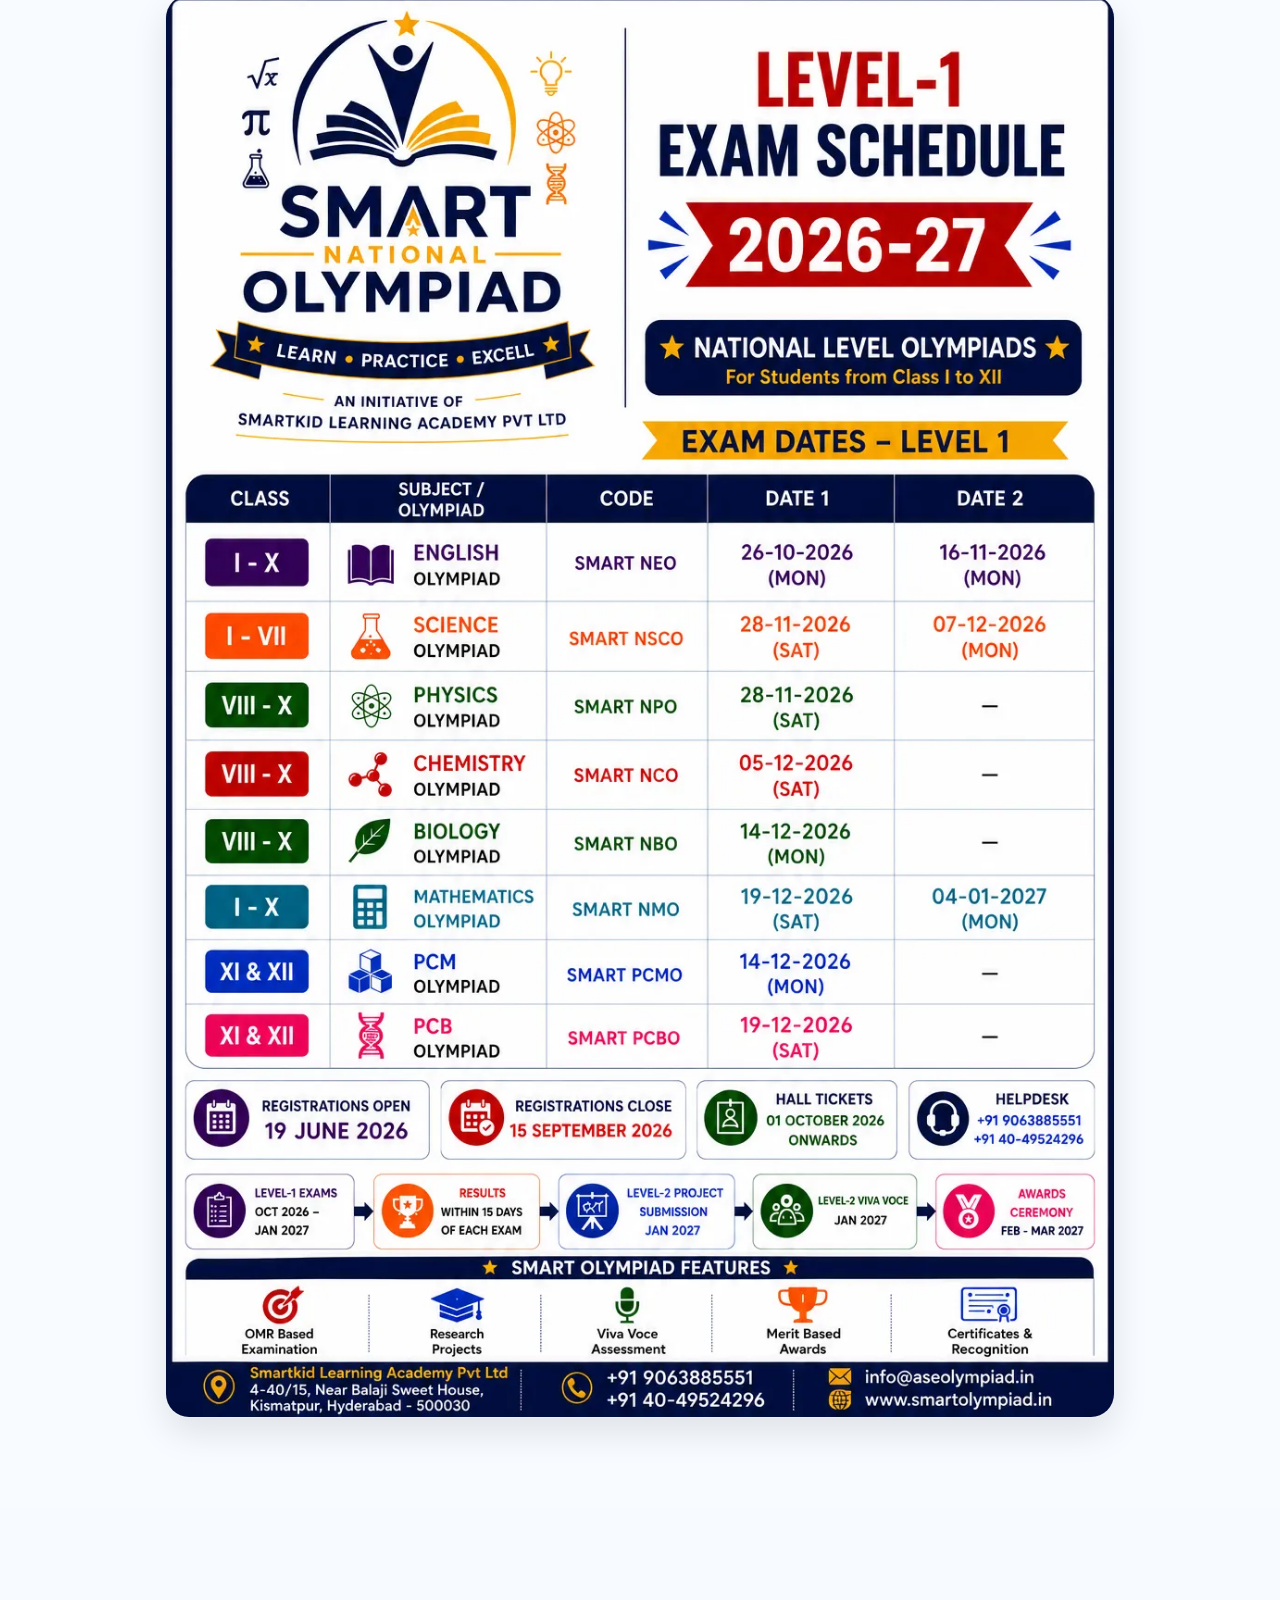
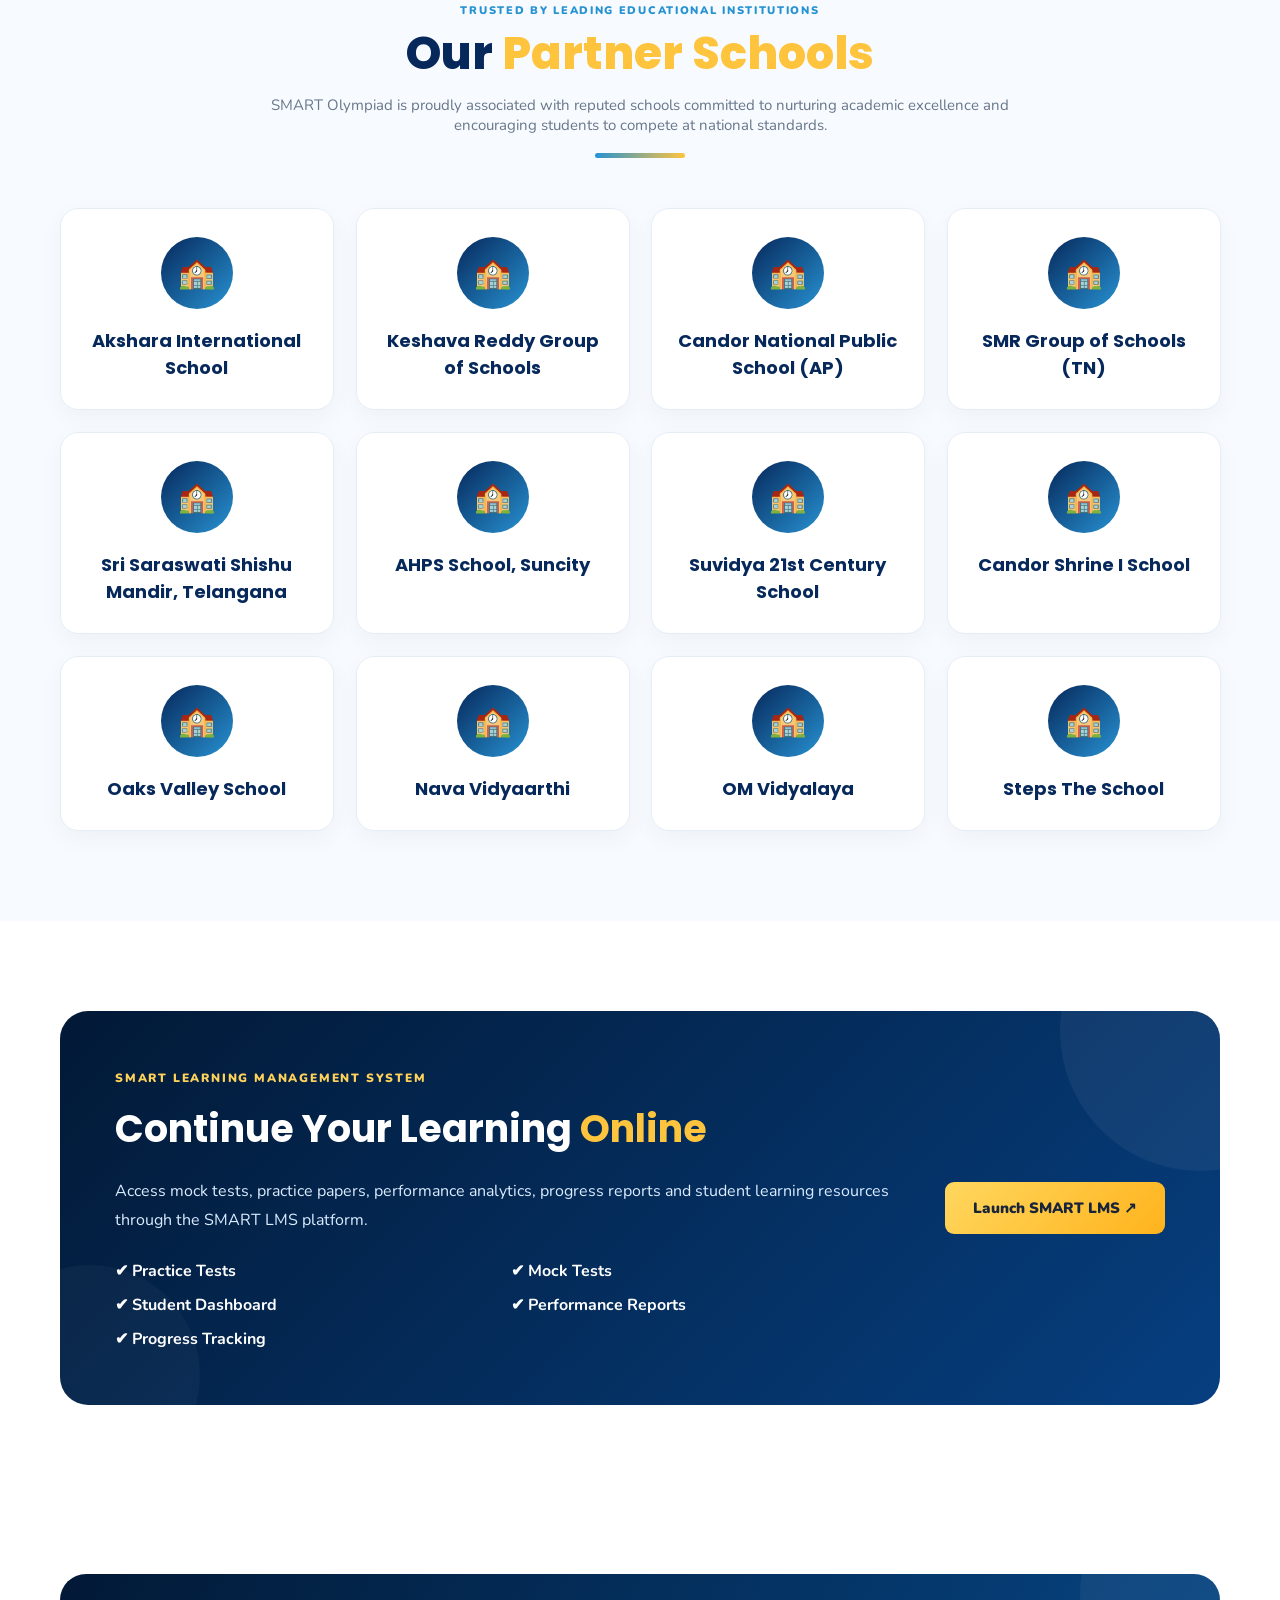
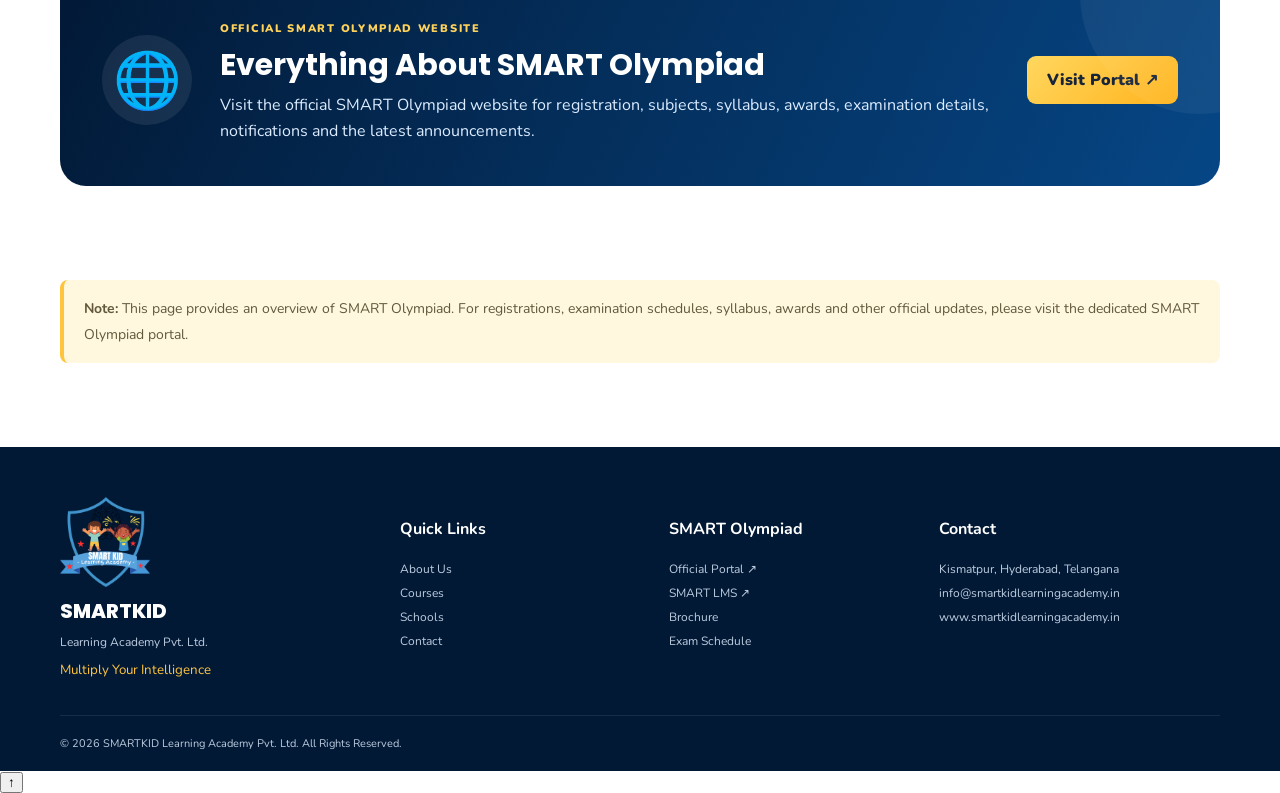
<file: smart-olympiad.html>
<!DOCTYPE html>
<html lang="en">

<head>
    <meta charset="utf-8">
    <meta name="viewport" content="width=device-width,initial-scale=1">

    <title>SMART Olympiad | SmartKid Learning Academy</title>

    <meta name="description"
        content="SMART Olympiad by SmartKid Learning Academy. Learn, Practice & Excel through structured academic competitions.">

    <link rel="preconnect" href="https://fonts.googleapis.com">
    <link rel="preconnect" href="https://fonts.gstatic.com" crossorigin>

    <link
        href="https://fonts.googleapis.com/css2?family=Nunito:wght@400;600;700;800;900&family=Poppins:wght@500;600;700;800&display=swap"
        rel="stylesheet">

    <link rel="stylesheet" href="smart-olympiad.css">
</head>

<body>

<header>

    <div class="top">
        <div class="container">
            <span>Learn • Practice • Excel</span>
            <span>Student Learning • Professional Training • Institutional Programs</span>
        </div>
    </div>

    <nav class="container">

        <a class="brand" href="index.html">

            <img src="assets/smartkid-logo.png" alt="SmartKid">

            <div>

                <b>SMARTKID</b>

                <span>Learning Academy Pvt. Ltd.</span>

                <small>Multiply Your Intelligence</small>

            </div>

        </a>

        <button class="menu">☰</button>

        <div class="links">

            <a href="index.html">Home</a>

            <a href="about.html">About</a>

            <a href="courses.html">Courses</a>

            <a class="active" href="smart-olympiad.html">SMART Olympiad</a>

            <a href="schools.html">Schools</a>

            <a href="alumni.html">Alumni</a>

            <a href="gallery-testimonials.html">Testimonials</a>

            <a href="contact.html">Contact</a>

        </div>

    </nav>

</header>

<main>

<!-- HERO -->

<section class="hero">

<div class="container hero-grid">

<div class="reveal">

<span class="eyebrow">

SMARTKID FLAGSHIP ACADEMIC INITIATIVE

</span>

<h1>

SMART

<br>

<em>Olympiad</em>

</h1>

<div class="motto">

Learn • Practice • Excel

</div>

<h2>

Challenge Knowledge. Discover Potential.

</h2>

<p>

SMART Olympiad connects students and schools through structured academic competitions that strengthen conceptual understanding, analytical thinking and problem-solving skills.

</p>

<div class="actions">

<a class="btn gold"
href="https://aseolympiad.in/"
target="_blank">

Visit Olympiad Portal ↗

</a>

<a class="btn glass"
href="https://aseolympiad.in/"
target="_blank">

Register Now ↗

</a>

</div>

</div>

<div class="visual reveal">

<div class="cup">

🏆

</div>

<div class="portal">

DEDICATED OLYMPIAD WEBSITE

<small>

aseolympiad.in

</small>

</div>

</div>

</div>

</section>

<!-- INTRO -->

<section class="intro">

<div class="container intro-grid">

<div class="reveal">

<span class="label">

ABOUT SMART OLYMPIAD

</span>

<h2>

Building Academic

<em>Excellence</em>

</h2>

<p>

SMART Olympiad provides students with opportunities to develop strong conceptual knowledge while competing in nationally structured academic examinations.

</p>

<p>

The Olympiad encourages students to think critically, solve challenging problems and gain confidence through healthy academic competition.

</p>

</div>

<div class="points reveal">

<div>

<b>01</b>

<span>

<strong>Learn</strong>

Build strong concepts.

</span>

</div>

<div>

<b>02</b>

<span>

<strong>Practice</strong>

Develop application skills.

</span>

</div>

<div>

<b>03</b>

<span>

<strong>Compete</strong>

Experience Olympiad challenges.

</span>

</div>

<div>

<b>04</b>

<span>

<strong>Excel</strong>

Achieve academic excellence.

</span>

</div>

</div>

</div>

</section>

<!-- AUDIENCE -->

<section class="audience">

<div class="container">

<div class="heading reveal">

<span>

FOR STUDENTS • SCHOOLS • ACADEMIES

</span>

<h2>

One Platform.

<em>Many Opportunities.</em>

</h2>

</div>

<div class="cards">

<article class="reveal">

<i>🎓</i>

<h3>Students & Parents</h3>

<p>

Explore Olympiad subjects, eligibility, awards and examination information.

</p>

<a href="https://aseolympiad.in/" target="_blank">

Explore →

</a>

</article>

<article class="reveal">

<i>🏫</i>

<h3>Schools</h3>

<p>

Become a SMART Olympiad partner school and inspire academic excellence.

</p>

<a href="https://aseolympiad.in/" target="_blank">

Partner →

</a>

</article>

<article class="reveal">

<i>🏢</i>

<h3>Academies</h3>

<p>

Join as an academy partner and provide Olympiad opportunities to students.

</p>

<a href="https://aseolympiad.in/" target="_blank">

Learn More →

</a>

</article>

</div>

</div>

</section>

<!-- ========================= -->

<!-- QUICK ACCESS -->

<!-- ========================= -->

<section class="quick-access">

<div class="container">

<div class="heading reveal">

<span>QUICK ACCESS</span>

<h2>

Everything You Need

<em>In One Place</em>

</h2>

<p>

Download resources, access the LMS platform and explore the official Olympiad portal.

</p>

</div>

<div class="quick-grid">

<!-- <div class="quick-card reveal">

<div class="quick-icon">📘</div>

<h3>Brochure</h3>

<p>

Download the latest SMART Olympiad brochure.

</p>

<a class="btn small"
href="assets/smart-olympiad-brochure.pdf"
download>

Download PDF

</a>

</div>

<div class="quick-card reveal">

<div class="quick-icon">📅</div>

<h3>Exam Schedule</h3>

<p>

View the latest examination calendar and important dates.

</p>

<a class="btn small"
href="assets/smart-olympiad-schedule.pdf"
download>

Download Schedule

</a>

</div> -->

<div class="quick-card reveal">

<div class="quick-icon">💻</div>

<h3>SMART LMS</h3>

<p>

Practice Tests<br>
Mock Tests<br>
Performance Reports

</p>

<a class="btn small gold"
href="https://asesmartlms.tech/"
target="_blank">

Launch LMS ↗

</a>

</div>

<div class="quick-card reveal">

<div class="quick-icon">🌐</div>

<h3>Olympiad Portal</h3>

<p>

Registration, Subjects, Awards and Latest Updates.

</p>

<a class="btn small"
href="https://aseolympiad.in/"
target="_blank">

Visit Portal ↗

</a>

</div>

</div>

</div>

</section>
<!-- ===================================================
RESOURCES & DOWNLOADS
=================================================== -->

<section class="resources-section">

    <div class="container">

        <div class="heading reveal">

            <span>RESOURCES & DOWNLOADS</span>

            <h2>

                Everything You Need

                <em>Before You Participate</em>

            </h2>

            <p>

                Browse our official brochure and examination schedule before participating in SMART Olympiad.

            </p>

        </div>

        <!-- BROCHURE -->

        <div class="resource-title reveal">

            <h3>📘 SMART Olympiad Brochure</h3>

            <p>Click any page to view in full screen.</p>

        </div>

        <div class="brochure-grid">

            <div class="brochure-card reveal">

                <img src="assets/brochure-1.webp"
                     data-image="assets/brochure-1.webp"
                     class="gallery-image">

                <div class="overlay">

                    <span>🔍 View Page</span>

                </div>

            </div>

            <div class="brochure-card reveal">

                <img src="assets/brochure-2.webp"
                     data-image="assets/brochure-2.webp"
                     class="gallery-image">

                <div class="overlay">

                    <span>🔍 View Page</span>

                </div>

            </div>

            <div class="brochure-card reveal">

                <img src="assets/brochure-3.webp"
                     data-image="assets/brochure-3.webp"
                     class="gallery-image">

                <div class="overlay">

                    <span>🔍 View Page</span>

                </div>

            </div>

            <div class="brochure-card reveal">

                <img src="assets/brochure-4.webp"
                     data-image="assets/brochure-4.webp"
                     class="gallery-image">

                <div class="overlay">

                    <span>🔍 View Page</span>

                </div>

            </div>

        </div>

        <!-- SCHEDULE -->

        <div class="resource-title reveal">

            <h3>📅 Examination Schedule</h3>

            <p>Click the schedule to enlarge.</p>

        </div>

        <div class="schedule-card reveal">

            <img src="assets/schedule.webp"
                 class="gallery-image"
                 data-image="assets/schedule.jpg">

            <div class="overlay">

                <span>🔍 View Schedule</span>

            </div>

        </div>

    </div>

</section>

<!-- LIGHTBOX -->

<div class="lightbox">

    <button class="close-lightbox">&times;</button>

    <button class="prev-image">&#10094;</button>

    <img class="lightbox-image">

    <button class="next-image">&#10095;</button>

</div>

<!-- PART 2 STARTS FROM HERE -->
 <!-- ========================= -->
<!-- PARTNER SCHOOLS -->
<!-- ========================= -->

<section class="partner-schools" id="schools">

    <div class="container">

        <div class="heading reveal">

            <span>TRUSTED BY LEADING EDUCATIONAL INSTITUTIONS</span>

            <h2>

                Our

                <em>Partner Schools</em>

            </h2>

            <p>

                SMART Olympiad is proudly associated with reputed schools committed to nurturing academic excellence and encouraging students to compete at national standards.

            </p>

        </div>

        <div class="schools-grid">

            <div class="school-card reveal">
                <span>🏫</span>
                <h4>Akshara International School</h4>
            </div>

            <div class="school-card reveal">
                <span>🏫</span>
                <h4>Keshava Reddy Group of Schools</h4>
            </div>

            <div class="school-card reveal">
                <span>🏫</span>
                <h4>Candor National Public School (AP)</h4>
            </div>

            <div class="school-card reveal">
                <span>🏫</span>
                <h4>SMR Group of Schools (TN)</h4>
            </div>

            <div class="school-card reveal">
                <span>🏫</span>
                <h4>Sri Saraswati Shishu Mandir, Telangana</h4>
            </div>

            <div class="school-card reveal">
                <span>🏫</span>
                <h4>AHPS School, Suncity</h4>
            </div>

            <div class="school-card reveal">
                <span>🏫</span>
                <h4>Suvidya 21st Century School</h4>
            </div>

            <div class="school-card reveal">
                <span>🏫</span>
                <h4>Candor Shrine I School</h4>
            </div>

            <div class="school-card reveal">
                <span>🏫</span>
                <h4>Oaks Valley School</h4>
            </div>

            <div class="school-card reveal">
                <span>🏫</span>
                <h4>Nava Vidyaarthi</h4>
            </div>

            <div class="school-card reveal">
                <span>🏫</span>
                <h4>OM Vidyalaya</h4>
            </div>

            <div class="school-card reveal">
                <span>🏫</span>
                <h4>Steps The School</h4>
            </div>

        </div>

    </div>

</section>

<!-- ========================= -->
<!-- LMS CTA -->
<!-- ========================= -->

<section class="lms-section">

    <div class="container">

        <div class="lms-box reveal">

            <div class="lms-content">

                <span>SMART LEARNING MANAGEMENT SYSTEM</span>

                <h2>

                    Continue Your Learning

                    <em>Online</em>

                </h2>

                <p>

                    Access mock tests, practice papers, performance analytics, progress reports and student learning resources through the SMART LMS platform.

                </p>

                <ul>

                    <li>✔ Practice Tests</li>

                    <li>✔ Mock Tests</li>

                    <li>✔ Student Dashboard</li>

                    <li>✔ Performance Reports</li>

                    <li>✔ Progress Tracking</li>

                </ul>

            </div>

            <div class="lms-action">

                <a class="btn gold"
                    href="https://asesmartlms.tech/"
                    target="_blank">

                    Launch SMART LMS ↗

                </a>

            </div>

        </div>

    </div>

</section>

<!-- ========================= -->
<!-- PORTAL CTA -->
<!-- ========================= -->

<section class="portal-section">

    <div class="container portal-box reveal">

        <div class="icon">

            🌐

        </div>

        <div>

            <span>

                OFFICIAL SMART OLYMPIAD WEBSITE

            </span>

            <h2>

                Everything About SMART Olympiad

            </h2>

            <p>

                Visit the official SMART Olympiad website for registration, subjects, syllabus, awards, examination details, notifications and the latest announcements.

            </p>

        </div>

        <a class="btn gold"
            href="https://aseolympiad.in/"
            target="_blank">

            Visit Portal ↗

        </a>

    </div>

</section>

<!-- ========================= -->
<!-- NOTE -->
<!-- ========================= -->

<section class="note">

    <div class="container">

        <p>

            <strong>Note:</strong>

            This page provides an overview of SMART Olympiad. For registrations, examination schedules, syllabus, awards and other official updates, please visit the dedicated SMART Olympiad portal.

        </p>

    </div>

</section>

</main>

<!-- ========================= -->
<!-- FOOTER -->
<!-- ========================= -->

<footer>

    <div class="container footer-grid">

        <div>

            <img src="assets/smartkid-logo.png" alt="SmartKid Logo">

            <h3>SMARTKID</h3>

            <!-- <p>Learning Academy Pvt. Ltd.</p>

            <small>

                Learn • Practice • Excel

            </small> -->
            <p>Learning Academy Pvt. Ltd.</p><small>Multiply Your Intelligence</small>

        </div>

        <div>

            <h4>Quick Links</h4>

            <a href="about.html">About Us</a>

            <a href="courses.html">Courses</a>

            <a href="schools.html">Schools</a>

            <a href="contact.html">Contact</a>

        </div>

        <div>

            <h4>SMART Olympiad</h4>

            <a href="https://aseolympiad.in/" target="_blank">Official Portal ↗</a>

            <a href="https://asesmartlms.tech/" target="_blank">SMART LMS ↗</a>

            <a href="assets/smart-olympiad-brochure.pdf" download>Brochure</a>

            <a href="assets/smart-olympiad-schedule.pdf" download>Exam Schedule</a>

        </div>

        <div>

            <h4>Contact</h4>

            <p>Kismatpur, Hyderabad, Telangana</p>

            <p>info@smartkidlearningacademy.in</p>

            <p>www.smartkidlearningacademy.in</p>

        </div>

    </div>

    <div class="container copy">

        © 2026 SMARTKID Learning Academy Pvt. Ltd. All Rights Reserved.

    </div>

</footer>

<script src="smart-olympiad.js"></script>

</body>

</html>
</file>
<file: style.css>
:root {
    --navy: #062b61;
    --dark: #031a3d;
    --blue: #3498d8;
    --sky: #eef8ff;
    --gold: #ffc83d;
    --orange: #ff9e2c;
    --text: #10213d;
    --muted: #64748b;
    --line: #e6edf4;
    --shadow: 0 18px 50px rgba(6, 43, 97, .11)
}

* {
    box-sizing: border-box
}

html {
    scroll-behavior: smooth
}

body {
    margin: 0;
    font-family: Nunito, Arial, sans-serif;
    color: var(--text);
    background: #fff
}

a {
    text-decoration: none;
    color: inherit
}

.container {
    width: min(1180px, calc(100% - 40px));
    margin: auto
}

.topbar {
    background: var(--dark);
    color: #d8eaff;
    font-size: 12px
}

.top-inner {
    height: 34px;
    display: flex;
    justify-content: space-between;
    align-items: center
}

.top-inner div {
    display: flex;
    gap: 12px
}

.top-inner i {
    color: var(--gold)
}

header {
    position: sticky;
    top: 0;
    z-index: 50;
    background: white;
    box-shadow: 0 3px 20px rgba(0, 0, 0, .06)
}

.navbar {
    height: 88px;
    display: flex;
    align-items: center;
    justify-content: space-between;
    gap: 20px
}

.brand {
    display: flex;
    align-items: center
}

.brand img {
    width: 72px;
    height: 72px;
    object-fit: contain
}

.brand>div {
    display: flex;
    flex-direction: column;
    line-height: 1
}

.brand b {
    font: 800 22px Poppins;
    color: var(--navy)
}

.brand span {
    font-size: 10px;
    font-weight: 900;
    text-transform: uppercase
}

.brand small {
    font-size: 11px;
    font-weight: 900;
    color: #d99500;
    margin-top: 6px
}

.navbox {
    display: flex;
    align-items: center;
    gap: 16px
}

.links {
    display: flex;
    gap: 18px
}

.links a {
    font-size: 13px;
    font-weight: 900
}

.links a:hover {
    color: #2486c7
}

.menu {
    display: none;
    background: none;
    border: 0
}

.menu span {
    display: block;
    width: 25px;
    height: 3px;
    background: var(--navy);
    margin: 4px
}

.btn {
    display: inline-flex;
    align-items: center;
    justify-content: center;
    padding: 13px 20px;
    border-radius: 9px;
    font-weight: 900;
    transition: .2s
}

.btn:hover {
    transform: translateY(-2px)
}

.outline {
    border: 2px solid var(--navy);
    padding: 9px 14px;
    font-size: 12px
}

.gold {
    background: linear-gradient(135deg, #ffd45c, #ffb31e);
    color: #13233c
}

.white {
    background: white;
    color: var(--navy)
}

.ghost {
    border: 1px solid rgba(255, 255, 255, .55);
    color: white
}

.navy {
    background: var(--navy);
    color: white
}

.hero {
    background: linear-gradient(120deg, #031a3d, #063774 65%, #0a5c9d);
    color: white;
    position: relative;
    overflow: hidden
}

.hero-grid {
    min-height: 590px;
    display: grid;
    grid-template-columns: 1.08fr .92fr;
    gap: 65px;
    align-items: center;
    position: relative;
    z-index: 2
}

.kicker,
.label {
    font-size: 12px;
    font-weight: 900;
    letter-spacing: 1.8px;
    color: #2786c4;
    margin-bottom: 12px
}

.kicker,
.yellow {
    color: #ffd257
}

.hero h1 {
    font: 800 clamp(43px, 5.2vw, 68px)/1.08 Poppins;
    margin: 0 0 20px;
    letter-spacing: -2px
}

.hero h1 span,
.legacy h2 span,
.heading h2 span,
.school-box h2 span,
.mode-copy h2 span {
    color: var(--gold)
}

.hero p {
    font-size: 18px;
    line-height: 1.65;
    color: #e6f1ff;
    max-width: 680px
}

.actions {
    display: flex;
    gap: 10px;
    flex-wrap: wrap;
    margin: 27px 0
}

.hero-pills {
    display: flex;
    gap: 8px;
    flex-wrap: wrap
}

.hero-pills span {
    border: 1px solid rgba(255, 255, 255, .18);
    background: rgba(255, 255, 255, .06);
    border-radius: 30px;
    padding: 7px 11px;
    font-size: 12px
}

.hero-card {
    min-height: 420px;
    border: 1px solid rgba(255, 255, 255, .18);
    background: rgba(255, 255, 255, .08);
    border-radius: 40px;
    backdrop-filter: blur(8px);
    padding: 35px;
    text-align: center;
    display: flex;
    flex-direction: column;
    align-items: center;
    justify-content: center;
    box-shadow: 0 30px 70px rgba(0, 0, 0, .16)
}

.hero-card img {
    width: 220px;
    filter: drop-shadow(0 10px 15px rgba(0, 0, 0, .2))
}

.hero-card h2 {
    font: 700 25px Poppins
}

.mini-grid {
    display: grid;
    grid-template-columns: 1fr 1fr;
    gap: 8px;
    width: 100%
}

.mini-grid span {
    background: rgba(255, 255, 255, .1);
    border-radius: 10px;
    padding: 9px;
    font-size: 12px
}

.blob {
    position: absolute;
    border-radius: 50%;
    opacity: .16
}

.b1 {
    width: 430px;
    height: 430px;
    background: #4db9ff;
    right: -130px;
    top: -120px
}

.b2 {
    width: 300px;
    height: 300px;
    background: #ffc83d;
    left: -180px;
    bottom: -180px
}

.wave {
    height: 30px;
    background: white;
    clip-path: polygon(0 70%, 18% 95%, 40% 60%, 65% 90%, 83% 55%, 100% 80%, 100% 100%, 0 100%)
}

.legacy {
    padding: 85px 0
}

.legacy-grid {
    display: grid;
    grid-template-columns: .8fr 1.2fr;
    gap: 75px;
    align-items: center
}

.logo-stage {
    background: linear-gradient(145deg, #e9f6ff, #fff);
    border-radius: 40px;
    min-height: 370px;
    display: grid;
    place-items: center;
    box-shadow: var(--shadow)
}

.logo-stage img {
    width: 300px
}

.legacy h2,
.heading h2,
.mode-copy h2 {
    font: 800 clamp(32px, 4vw, 46px)/1.16 Poppins;
    color: var(--navy);
    margin: 0 0 17px
}

.legacy p,
.heading p,
.mode-copy p {
    line-height: 1.7;
    color: var(--muted)
}

.values {
    display: flex;
    gap: 12px;
    align-items: center;
    margin-top: 25px
}

.values span {
    padding: 8px 15px;
    background: var(--sky);
    border-radius: 30px;
    font-weight: 900;
    color: #176ba5
}

.values b {
    color: #e4aa18
}

.impact {
    background: #f3f9fe;
    border-block: 1px solid #e2edf6
}

/* .impact-row {
    display: grid;
    grid-template-columns: repeat(6, 1fr);
    padding: 25px 0;
}

.impact-row div {
    text-align: center;
    border-right: 1px solid #d8e6f1;
    display: flex;
    flex-direction: column
}

.impact-row div:last-child {
    border: 0
}

.impact-row strong {
    font: 800 19px Poppins;
    color: var(--navy)
}

.impact-row span {
    font-size: 12px;
    color: var(--muted)
} */

/* ===============================
   IMPACT ROW
================================ */

/* .impact-row {
    display: grid;
    grid-template-columns: repeat(6, 1fr);
    gap: 0;
    padding: 25px 0;
} */

.impact-row {
    display: grid;
    grid-template-columns: repeat(auto-fit, minmax(220px, 1fr));
    gap: 0;
    padding: 25px 0;
}

.impact-row div {
    text-align: center;
    border-right: 1px solid #d8e6f1;
    display: flex;
    flex-direction: column;
    justify-content: center;
    align-items: center;
    padding: 15px 10px;
}

.impact-row div:last-child {
    border-right: none;
}

.impact-row strong {
    font: 800 32px Poppins, sans-serif;
    color: var(--navy);
    line-height: 1.2;
}

.impact-row span {
    font-size: 13px;
    color: var(--muted);
    margin-top: 6px;
    line-height: 1.5;
}

.section {
    padding: 90px 0
}

.courses,
.why,
.testimonials {
    background: #f8fbfe
}

.heading {
    text-align: center;
    max-width: 750px;
    margin: 0 auto 45px
}

.course-grid {
    display: grid;
    grid-template-columns: repeat(4, 1fr);
    gap: 17px
}

.course-card {
    background: white;
    border: 1px solid var(--line);
    border-radius: 18px;
    padding: 24px;
    transition: .25s;
    position: relative
}

.course-card:hover {
    transform: translateY(-6px);
    box-shadow: var(--shadow)
}

.course-icon {
    font-size: 30px
}

.course-meta {
    display: inline-block;
    background: #edf7ff;
    color: #2679b0;
    border-radius: 20px;
    padding: 4px 9px;
    font-size: 10px;
    font-weight: 900;
    margin-top: 12px
}

.course-card h3 {
    font: 700 19px Poppins;
    color: var(--navy);
    margin: 8px 0
}

.course-card p {
    font-size: 13px;
    color: var(--muted);
    line-height: 1.55;
    min-height: 80px
}

.course-card a {
    font-size: 12px;
    font-weight: 900;
    color: #1675b5
}

.center {
    text-align: center;
    margin-top: 35px
}

.eco-grid {
    display: grid;
    grid-template-columns: repeat(4, 1fr);
    gap: 16px
}

.eco {
    padding: 30px;
    border-radius: 20px;
    border-top: 4px solid;
    background: white;
    box-shadow: 0 12px 35px rgba(0, 0, 0, .05)
}

.eco>b {
    font: 800 30px Poppins;
    color: #cbdceb
}

.eco h3 {
    font: 800 22px Poppins
}

.eco p {
    font-size: 13px;
    line-height: 1.6;
    color: var(--muted)
}

.e1 {
    border-color: #2aaa65
}

.e2 {
    border-color: #f36a35
}

.e3 {
    border-color: #2c7bdd
}

.e4 {
    border-color: #8155ba
}

.olympiad {
    padding-top: 35px
}

.oly-box {
    background: linear-gradient(115deg, #021a40, #06336e 75%, #07589b);
    border-radius: 30px;
    padding: 50px;
    color: white;
    display: grid;
    grid-template-columns: .34fr .66fr;
    gap: 45px;
    align-items: center;
    box-shadow: 0 25px 60px rgba(3, 38, 83, .2)
}

.cup {
    text-align: center;
    display: flex;
    flex-direction: column
}

.cup>span {
    font-size: 145px;
    filter: drop-shadow(0 15px 18px rgba(0, 0, 0, .25))
}

.cup small {
    color: #ffd257;
    font-weight: 900;
    letter-spacing: 2px
}

.oly-box h2 {
    font: 800 clamp(40px, 5vw, 60px) Poppins;
    margin: 0
}

.oly-box h2 span {
    color: var(--gold)
}

.motto {
    display: inline-block;
    border: 1px solid #d9a92d;
    border-radius: 30px;
    padding: 6px 17px;
    font-weight: 900
}

.oly-box h3 {
    font-size: 22px;
    margin-bottom: 5px
}

.oly-box p {
    color: #dbeaff;
    line-height: 1.65
}

.oly-items {
    display: grid;
    grid-template-columns: repeat(4, 1fr);
    gap: 8px;
    margin-top: 22px
}

.oly-items span {
    display: flex;
    flex-direction: column;
    font-size: 11px
}

.oly-items b {
    font: 800 24px Poppins;
    color: #ffd257
}

.why-grid {
    display: grid;
    grid-template-columns: repeat(3, 1fr);
    gap: 18px
}

.why-item {
    background: white;
    border-radius: 18px;
    padding: 28px;
    border: 1px solid var(--line)
}

.why-item i {
    font-style: normal;
    font-size: 30px
}

.why-item h3 {
    color: var(--navy)
}

.why-item p {
    font-size: 13px;
    color: var(--muted);
    line-height: 1.6
}

.mode-grid {
    display: grid;
    grid-template-columns: 1fr 1fr;
    gap: 70px;
    align-items: center
}

.mode-copy ul {
    padding-left: 20px;
    color: var(--muted);
    line-height: 2
}

.mode-art {
    display: grid;
    grid-template-columns: 1fr 1fr;
    gap: 15px
}

.device,
.classroom {
    height: 280px;
    border-radius: 25px;
    display: flex;
    flex-direction: column;
    align-items: center;
    justify-content: center;
    text-align: center;
    font: 800 25px Poppins
}

.device {
    background: linear-gradient(145deg, #082c63, #0a62a7);
    color: white
}

.classroom {
    background: linear-gradient(145deg, #fff0c3, #ffd65f);
    color: #18315b
}

.mode-art small {
    font: 600 12px Nunito;
    margin-top: 8px
}

.schools {
    background: #f5f9fd
}

.school-box {
    background: var(--navy);
    color: white;
    border-radius: 27px;
    padding: 48px;
    display: grid;
    grid-template-columns: 1fr auto;
    gap: 35px;
    align-items: center
}

.school-box h2 {
    font: 800 38px/1.18 Poppins;
    margin: 0
}

.school-box p {
    color: #dcecff;
    max-width: 750px;
    line-height: 1.6
}

.chips {
    display: flex;
    gap: 8px;
    flex-wrap: wrap
}

.chips span {
    border: 1px solid rgba(255, 255, 255, .2);
    border-radius: 30px;
    padding: 6px 10px;
    font-size: 11px
}

.school-actions {
    display: flex;
    flex-direction: column;
    gap: 10px
}

.test-grid {
    display: grid;
    grid-template-columns: repeat(3, 1fr);
    gap: 18px
}

.test-grid blockquote {
    margin: 0;
    background: white;
    padding: 30px;
    border-radius: 18px;
    box-shadow: 0 10px 30px rgba(0, 0, 0, .05);
    font-size: 15px;
    line-height: 1.7
}

.test-grid blockquote:before {
    content: "“";
    font: 800 50px Poppins;
    color: #d7e9f7;
    display: block;
    line-height: .7
}

.test-grid footer {
    background: none;
    padding: 0;
    margin-top: 20px;
    font-weight: 900;
    color: var(--navy)
}

.test-grid footer span {
    display: block;
    font-size: 11px;
    color: var(--muted);
    font-weight: 700
}

.demo {
    padding-top: 35px
}

.demo-box {
    background: linear-gradient(120deg, #06285c, #075399);
    border-radius: 25px;
    padding: 40px 45px;
    color: white;
    display: flex;
    justify-content: space-between;
    align-items: center;
    gap: 30px
}

.demo-box h2 {
    font: 700 30px Poppins;
    margin: 0
}

.demo-box p {
    color: #dcecff;
    margin-bottom: 0
}

body>footer {
    background: #031a3d;
    color: #cbd9e9;
    padding-top: 55px
}

.footer-grid {
    display: grid;
    grid-template-columns: 1.3fr repeat(4, 1fr);
    gap: 30px
}

.foot-brand img {
    width: 105px
}

.foot-brand h3 {
    font: 800 22px Poppins;
    color: white;
    margin: 4px 0
}

.foot-brand p {
    margin: 0
}

.foot-brand small {
    color: #ffd257
}

.footer-grid h4 {
    color: white
}

.footer-grid a,
.footer-grid p {
    display: block;
    font-size: 12px;
    color: #b9cbe0;
    margin: 9px 0
}

.footer-grid a:hover {
    color: #ffd257
}

.foot-bottom {
    border-top: 1px solid rgba(255, 255, 255, .12);
    margin-top: 40px;
    padding: 22px 0;
    display: flex;
    justify-content: space-between;
    font-size: 11px
}

.foot-bottom div {
    display: flex;
    gap: 16px
}

.reveal {
    opacity: 0;
    transform: translateY(18px);
    transition: .65s
}

.reveal.visible {
    opacity: 1;
    transform: none
}

@media(max-width:1050px) {
    .links {
        gap: 10px
    }

    .links a {
        font-size: 11px
    }

    .outline {
        display: none
    }

    .course-grid,
    .eco-grid {
        grid-template-columns: repeat(3, 1fr)
    }

    .footer-grid {
        grid-template-columns: 1.3fr repeat(2, 1fr)
    }
}

@media(max-width:800px) {
    .topbar {
        display: none
    }

    .navbar {
        height: 78px
    }

    .brand img {
        width: 60px;
        height: 60px
    }

    .brand b {
        font-size: 18px
    }

    .menu {
        display: block
    }

    .navbox {
        display: none;
        position: absolute;
        top: 78px;
        left: 0;
        right: 0;
        background: white;
        padding: 20px 28px;
        box-shadow: 0 15px 30px rgba(0, 0, 0, .12)
    }

    .navbox.open {
        display: block
    }

    .links {
        flex-direction: column
    }

    .links a {
        font-size: 14px
    }

    .hero-grid,
    .legacy-grid,
    .oly-box,
    .mode-grid,
    .school-box {
        grid-template-columns: 1fr
    }

    .hero-grid {
        padding: 65px 0 80px
    }

    .hero-card {
        display: none
    }

    /* .impact-row {
        grid-template-columns: 1fr 1fr;
        gap: 20px
    }

    .impact-row div {
        border: 0
    } */

    .course-grid,
    .eco-grid,
    .why-grid {
        grid-template-columns: 1fr 1fr
    }

    .cup>span {
        font-size: 100px
    }

    .school-actions {
        flex-direction: row;
        flex-wrap: wrap
    }

    .test-grid {
        grid-template-columns: 1fr
    }

    .demo-box {
        flex-direction: column;
        align-items: flex-start
    }

    .footer-grid {
        grid-template-columns: 1fr 1fr
    }
}

@media(max-width:540px) {
    .container {
        width: calc(100% - 28px)
    }

    .brand span {
        display: none
    }

    .hero h1 {
        font-size: 40px
    }

    .hero p {
        font-size: 16px
    }

    .actions .btn {
        width: 100%
    }

    .section {
        padding: 65px 0
    }

    .legacy {
        padding: 65px 0
    }

    .logo-stage {
        min-height: 300px
    }

    .logo-stage img {
        width: 245px
    }

    .course-grid,
    .eco-grid,
    .why-grid,
    /* .impact-row, */
    .oly-items,
    .mode-art {
        grid-template-columns: 1fr
    }

    .course-card p {
        min-height: auto
    }

    .oly-box {
        padding: 35px 24px
    }

    .school-box {
        padding: 35px 24px
    }

    .school-box h2 {
        font-size: 31px
    }

    .footer-grid {
        grid-template-columns: 1fr
    }

    .foot-bottom {
        flex-direction: column;
        gap: 14px
    }

    .foot-bottom div {
        flex-wrap: wrap
    }
}

/* Large Tablets */
@media (max-width: 1100px) {
    .impact-row {
        grid-template-columns: repeat(3, 1fr);
    }

    .impact-row div:nth-child(3),
    .impact-row div:nth-child(6) {
        border-right: none;
    }
}

/* Tablets */
@media (max-width: 768px) {
    .impact-row {
        grid-template-columns: repeat(2, 1fr);
    }

    .impact-row div {
        border-right: none;
        border-bottom: 1px solid #d8e6f1;
    }

    .impact-row div:nth-last-child(-n+2) {
        border-bottom: none;
    }

    .impact-row strong {
        font-size: 28px;
    }
}

/* Mobile */
@media (max-width: 480px) {
    .impact-row {
        grid-template-columns: 1fr;
    }

    .impact-row div {
        border-bottom: 1px solid #d8e6f1;
    }

    .impact-row div:last-child {
        border-bottom: none;
    }

    .impact-row strong {
        font-size: 24px;
    }

    .impact-row span {
        font-size: 12px;
    }
}

.testimonials{
    background:#f8fbff;
}

.test-grid{
    display:grid;
    grid-template-columns:repeat(3,1fr);
    gap:30px;
    margin-top:50px;
}

.testimonial-card{

    background:#fff;

    padding:35px;

    border-radius:24px;

    text-align:center;

    box-shadow:0 15px 45px rgba(0,0,0,.08);

    transition:.35s;
}

.testimonial-card:hover{

    transform:translateY(-10px);

}

.testimonial-card img{

    width:110px;

    height:110px;

    object-fit:cover;

    border-radius:50%;

    border:5px solid #fff;

    box-shadow:0 8px 25px rgba(0,0,0,.15);

    margin-bottom:20px;

}

.testimonial-card p{

    font-size:15px;

    line-height:1.8;

    color:#666;

    margin-bottom:18px;

}

.stars{

    color:#FFC107;

    font-size:20px;

    letter-spacing:3px;

    margin-bottom:15px;

}

.testimonial-card h4{

    margin:0;

    color:var(--navy);

    font-size:20px;

}

.testimonial-card span{

    color:#777;

    font-size:14px;

}

@media(max-width:900px){

.test-grid{

grid-template-columns:1fr;

}

}
</file>
<file: about.css>
:root {
    --navy: #062b61;
    --dark: #031a3d;
    --blue: #3296d5;
    --sky: #eef8ff;
    --gold: #ffc83d;
    --text: #10213d;
    --muted: #66758b;
    --line: #e4edf5;
    --shadow: 0 18px 50px rgba(6, 43, 97, .11)
}

* {
    box-sizing: border-box
}

html {
    scroll-behavior: smooth
}

body {
    margin: 0;
    font-family: Nunito, Arial, sans-serif;
    color: var(--text)
}

a {
    text-decoration: none;
    color: inherit
}

.container {
    width: min(1180px, calc(100% - 40px));
    margin: auto
}

.topbar {
    background: var(--dark);
    color: #dceaff;
    font-size: 12px
}

.top-inner {
    height: 34px;
    display: flex;
    justify-content: space-between;
    align-items: center
}

header {
    position: sticky;
    top: 0;
    z-index: 50;
    background: #fff;
    box-shadow: 0 3px 20px rgba(0, 0, 0, .06)
}

.navbar {
    height: 88px;
    display: flex;
    align-items: center;
    justify-content: space-between;
    gap: 18px
}

.brand {
    display: flex;
    align-items: center
}

.brand img {
    width: 72px;
    height: 72px;
    object-fit: contain
}

.brand>div {
    display: flex;
    flex-direction: column;
    line-height: 1
}

.brand b {
    font: 800 22px Poppins;
    color: var(--navy)
}

.brand span {
    font-size: 10px;
    font-weight: 900;
    text-transform: uppercase
}

.brand small {
    font-size: 11px;
    color: #d99600;
    font-weight: 900;
    margin-top: 6px
}

.navbox {
    display: flex;
    align-items: center;
    gap: 16px
}

.links {
    display: flex;
    gap: 17px
}

.links a {
    font-size: 13px;
    font-weight: 900
}

.links .active,
.links a:hover {
    color: #2486c7
}

.btn {
    display: inline-flex;
    padding: 12px 19px;
    border-radius: 9px;
    font-weight: 900;
    align-items: center;
    justify-content: center
}

.outline {
    border: 2px solid var(--navy);
    font-size: 12px;
    padding: 9px 14px
}

.gold {
    background: linear-gradient(135deg, #ffd55b, #ffb31e);
    color: #13233c
}

.ghost {
    border: 1px solid rgba(255, 255, 255, .55);
    color: #fff
}

.menu {
    display: none;
    background: none;
    border: 0
}

.menu span {
    display: block;
    width: 25px;
    height: 3px;
    background: var(--navy);
    margin: 4px
}

.page-hero {
    background: linear-gradient(120deg, #031a3d, #063874 68%, #075b9d);
    color: #fff;
    position: relative
}

.hero-grid {
    min-height: 430px;
    display: grid;
    grid-template-columns: 1.2fr .8fr;
    align-items: center;
    gap: 50px
}

.kicker,
.label {
    font-size: 12px;
    font-weight: 900;
    letter-spacing: 1.8px;
    color: #2787c7;
    margin-bottom: 12px
}

.kicker,
.yellow {
    color: #ffd257
}

.page-hero h1 {
    font: 800 clamp(39px, 5vw, 59px)/1.12 Poppins;
    margin: 0 0 18px
}

.page-hero h1 span,
.copy h2 span,
.heading h2 span,
.approach-grid h2 span {
    color: var(--gold)
}

.page-hero p {
    font-size: 17px;
    line-height: 1.7;
    color: #dfedff;
    max-width: 760px
}

.crumb {
    display: flex;
    gap: 10px;
    margin-top: 25px;
    font-size: 12px
}

.crumb b {
    color: #ffd257
}

.hero-logo {
    display: grid;
    place-items: center
}

.hero-logo img {
    width: 300px;
    filter: drop-shadow(0 15px 25px rgba(0, 0, 0, .25))
}

.wave {
    height: 28px;
    background: #fff;
    clip-path: polygon(0 65%, 20% 100%, 42% 55%, 64% 95%, 82% 50%, 100% 85%, 100% 100%, 0 100%)
}

.section {
    padding: 90px 0
}

.split {
    display: grid;
    grid-template-columns: .85fr 1.15fr;
    gap: 75px;
    align-items: center
}

.logo-stage {
    min-height: 390px;
    border-radius: 38px;
    background: linear-gradient(145deg, #e9f6ff, #fff);
    box-shadow: var(--shadow);
    display: flex;
    flex-direction: column;
    align-items: center;
    justify-content: center
}

.logo-stage img {
    width: 290px
}

.motto {
    background: var(--navy);
    color: #fff;
    border-radius: 30px;
    padding: 8px 18px;
    font-weight: 900
}

.motto b {
    color: var(--gold)
}

.copy h2,
.heading h2,
.approach-grid h2 {
    font: 800 clamp(32px, 4vw, 46px)/1.16 Poppins;
    color: var(--navy);
    margin: 0 0 17px
}

.copy p,
.heading p,
.approach-grid p {
    color: var(--muted);
    line-height: 1.72
}

.story,
.philosophy,
.values-section {
    background: #f7fbfe
}

.heading {
    text-align: center;
    max-width: 780px;
    margin: 0 auto 45px
}

.journey {
    display: grid;
    grid-template-columns: 1fr auto 1fr auto 1fr auto 1fr;
    align-items: center
}

.journey>div {
    text-align: center;
    padding: 25px
}

.journey b,
.philo-grid article>div {
    display: grid;
    place-items: center;
    width: 50px;
    height: 50px;
    border-radius: 50%;
    background: var(--navy);
    color: var(--gold);
    font: 800 18px Poppins;
    margin: auto
}

.journey h3 {
    color: var(--navy)
}

.journey p {
    font-size: 13px;
    line-height: 1.6;
    color: var(--muted)
}

.journey i {
    color: #e5ac1b;
    font-size: 24px
}

.vision-grid {
    display: grid;
    grid-template-columns: 1fr 1fr;
    gap: 20px
}

.vision article {
    padding: 45px;
    border: 1px solid var(--line);
    border-radius: 24px;
    box-shadow: 0 10px 35px rgba(0, 0, 0, .04)
}

.bigicon {
    font-size: 48px;
    color: #2388c9
}

.vision h2 {
    font: 700 28px Poppins;
    color: var(--navy)
}

.vision p {
    color: var(--muted);
    line-height: 1.75
}

.philo-grid {
    display: grid;
    grid-template-columns: repeat(3, 1fr);
    gap: 20px
}

.philo-grid article {
    text-align: center;
    background: #fff;
    padding: 35px;
    border-radius: 20px;
    box-shadow: 0 10px 35px rgba(0, 0, 0, .05)
}

.philo-grid h3 {
    font: 800 24px Poppins;
    color: var(--navy)
}

.philo-grid p {
    font-size: 14px;
    color: var(--muted);
    line-height: 1.65
}

.what-grid {
    display: grid;
    grid-template-columns: repeat(4, 1fr);
    gap: 18px
}

.what-grid article {
    padding: 28px;
    border: 1px solid var(--line);
    border-radius: 19px
}

.what-grid span {
    font-size: 34px
}

.what-grid h3 {
    color: var(--navy)
}

.what-grid p {
    font-size: 13px;
    line-height: 1.65;
    color: var(--muted)
}

.approach {
    background: #f6fafe
}

.approach-grid {
    display: grid;
    grid-template-columns: 1fr 1fr;
    gap: 75px;
    align-items: center
}

.approach-grid ul {
    columns: 2;
    padding-left: 20px;
    color: var(--muted);
    line-height: 1.8
}

.approach-art {
    height: 430px;
    position: relative
}

.center-circle {
    position: absolute;
    left: 50%;
    top: 50%;
    transform: translate(-50%, -50%);
    width: 160px;
    height: 160px;
    border-radius: 50%;
    background: var(--navy);
    color: #fff;
    display: grid;
    place-items: center;
    text-align: center;
    font: 800 25px Poppins;
    box-shadow: var(--shadow)
}

.approach-art span {
    position: absolute;
    background: #fff;
    border: 1px solid var(--line);
    box-shadow: 0 8px 25px rgba(0, 0, 0, .07);
    padding: 10px 15px;
    border-radius: 25px;
    font-weight: 900;
    color: #176fa9
}

.a1 {
    left: 5%;
    top: 15%
}

.a2 {
    right: 8%;
    top: 15%
}

.a3 {
    left: 0;
    top: 48%
}

.a4 {
    right: 0;
    top: 48%
}

.a5 {
    left: 10%;
    bottom: 12%
}

.a6 {
    right: 10%;
    bottom: 12%
}

.company-box {
    background: linear-gradient(120deg, #05265a, #075496);
    color: #fff;
    border-radius: 28px;
    padding: 48px;
    display: grid;
    grid-template-columns: 1fr .4fr;
    gap: 45px;
    align-items: center
}

.company-box h2 {
    font: 700 35px Poppins;
    margin: 0 0 15px
}

.company-box p {
    color: #deedff;
    line-height: 1.65
}

.company-box small {
    display: block;
    color: #bcd2e9;
    line-height: 1.5
}

.company-card {
    background: rgba(255, 255, 255, .1);
    border: 1px solid rgba(255, 255, 255, .2);
    border-radius: 20px;
    padding: 30px;
    display: flex;
    flex-direction: column
}

.company-card>b {
    font: 800 28px Poppins
}

.company-card span {
    font-size: 12px
}

.company-card strong {
    color: #ffd257
}

.value-grid {
    display: grid;
    grid-template-columns: repeat(3, 1fr);
    gap: 17px
}

.value-grid>div {
    background: #fff;
    border-radius: 18px;
    padding: 28px;
    border: 1px solid var(--line)
}

.value-grid b {
    font: 800 26px Poppins;
    color: #c7dced
}

.value-grid h3 {
    color: var(--navy)
}

.value-grid p {
    font-size: 13px;
    line-height: 1.6;
    color: var(--muted)
}

.cta {
    padding: 40px 0 90px
}

.cta-box {
    background: var(--dark);
    color: #fff;
    border-radius: 25px;
    padding: 42px 48px;
    display: grid;
    grid-template-columns: 1fr auto;
    align-items: center;
    gap: 35px
}

.cta-box h2 {
    font: 700 31px Poppins;
    margin: 0
}

.cta-box p {
    color: #d9e8f8
}

.cta-box>div:last-child {
    display: flex;
    gap: 10px
}

footer {
    background: #031a3d;
    color: #bdcde0;
    padding-top: 55px
}

.footer-grid {
    display: grid;
    grid-template-columns: 1.3fr repeat(4, 1fr);
    gap: 30px
}

.footbrand img {
    width: 100px
}

.footbrand h3 {
    font: 800 22px Poppins;
    color: #fff;
    margin: 5px 0
}

.footbrand p {
    margin: 0
}

.footbrand small {
    color: #ffd257
}

.footer-grid h4 {
    color: #fff
}

.footer-grid a,
.footer-grid p {
    display: block;
    font-size: 12px;
    margin: 9px 0
}

.bottom {
    border-top: 1px solid rgba(255, 255, 255, .12);
    margin-top: 40px;
    padding: 22px 0;
    display: flex;
    justify-content: space-between;
    font-size: 11px
}

.bottom div {
    display: flex;
    gap: 15px
}

.reveal {
    opacity: 0;
    transform: translateY(18px);
    transition: .65s
}

.reveal.visible {
    opacity: 1;
    transform: none
}

@media(max-width:1000px) {
    .links {
        gap: 10px
    }

    .links a {
        font-size: 11px
    }

    .outline {
        display: none
    }

    .what-grid {
        grid-template-columns: 1fr 1fr
    }

    .footer-grid {
        grid-template-columns: 1.3fr 1fr 1fr
    }
}

/* .director-section {

    background: #f8fbff;

    position: relative;

    overflow: hidden;

}

.director-section::before {

    content: "";

    position: absolute;

    top: -180px;

    right: -120px;

    width: 450px;

    height: 450px;

    border-radius: 50%;

    background: rgba(6, 40, 91, .04);

}

.director-wrapper {

    display: grid;

    grid-template-columns: 420px 1fr;

    gap: 70px;

    align-items: center;

}

/*=========================================
DIRECTOR IMAGE
=========================================*/

/* .director-image {

    text-align: center;

}

.image-card {

    background: #fff;

    padding: 15px;

    border-radius: 30px;

    box-shadow: 0 20px 45px rgba(0, 0, 0, .08);

    border: 3px solid rgba(255, 196, 61, .45);

    overflow: hidden;

    transition: .4s;

}

.image-card:hover {

    transform: translateY(-10px);

}

.image-card img {

    border-radius: 20px;

}

.director-info {

    margin-top: 28px;

}

.director-info h3 {

    font-size: 34px;

    color: #06285B;

    margin-bottom: 10px;

    font-weight: 700;

}

.director-info span {

    display: inline-block;

    background: #FFC43D;

    color: #06285B;

    padding: 8px 18px;

    border-radius: 50px;

    font-weight: 600;

    margin-bottom: 12px;

}

.director-info p {

    color: #64748B;

    font-size: 15px;

} */

/*=========================================
MESSAGE CARD
=========================================*/

/* .director-message {

    position: relative;

    background: #fff;

    padding: 60px;

    border-radius: 30px;

    box-shadow: 0 18px 45px rgba(0, 0, 0, .08);

}

.quote {

    position: absolute;

    top: 30px;

    right: 35px;

    font-size: 90px;

    color: rgba(6, 40, 91, .06);

}

.director-message h3 {

    font-size: 30px;

    color: #06285B;

    line-height: 1.5;

    margin-bottom: 35px;

    font-weight: 700;

}

.director-message p {

    margin-bottom: 22px;

    font-size: 16px;

    color: #4B5563;

    text-align: justify;

}

.director-message strong {

    color: #06285B;

}

.signature {

    margin-top: 35px;

    margin-bottom: 10px;

}

.signature img {

    width: 220px;
 
} */

/* .director-message h4 {

    font-size: 28px;

    color: #06285B;

    margin-bottom: 5px;

}

.director-message span {

    color: #64748B;

    font-weight: 500;

} */

/* @media(max-width: 1100px) {
    .director-wrapper {

        grid-template-columns: 1fr;

    }

} */

@media(max-width:800px) {
    .topbar {
        display: none
    }

    .navbar {
        height: 78px
    }

    .brand img {
        width: 60px;
        height: 60px
    }

    .brand b {
        font-size: 18px
    }

    .menu {
        display: block
    }

    .navbox {
        display: none;
        position: absolute;
        top: 78px;
        left: 0;
        right: 0;
        background: #fff;
        padding: 20px 28px;
        box-shadow: 0 15px 30px rgba(0, 0, 0, .12)
    }

    .navbox.open {
        display: block
    }

    .links {
        flex-direction: column
    }

    .links a {
        font-size: 14px
    }

    .hero-grid,
    .split,
    .approach-grid,
    .company-box,
    .cta-box {
        grid-template-columns: 1fr
    }

    .hero-logo {
        display: none
    }

    .journey {
        grid-template-columns: 1fr 1fr
    }

    .journey i {
        display: none
    }

    /* .director-message {

        padding: 35px;

    }

    .director-message h3 {

        font-size: 24px;

    }

    .director-info h3 {

        font-size: 28px;

    } */


    .vision-grid,
    .philo-grid {
        grid-template-columns: 1fr
    }

    .company-card {
        max-width: 400px
    }

    .cta-box>div:last-child {
        flex-wrap: wrap
    }

    .footer-grid {
        grid-template-columns: 1fr 1fr
    }
}

@media(max-width:540px) {
    .container {
        width: calc(100% - 28px)
    }

    .brand span {
        display: none
    }

    .page-hero h1 {
        font-size: 39px
    }

    .section {
        padding: 65px 0
    }

    .logo-stage {
        min-height: 300px
    }

    .logo-stage img {
        width: 240px
    }

    .journey,
    .what-grid,
    .value-grid {
        grid-template-columns: 1fr
    }

    .approach-grid ul {
        columns: 1
    }

    .approach-art {
        height: 370px
    }

    .approach-art span {
        font-size: 11px
    }

    .company-box {
        padding: 32px 24px
    }

    .company-box h2 {
        font-size: 29px
    }

    .cta-box {
        padding: 32px 24px
    }

    .cta-box>div:last-child {
        flex-direction: column
    }

    .footer-grid {
        grid-template-columns: 1fr
    }

    .bottom {
        flex-direction: column;
        gap: 12px
    }

    .bottom div {
        flex-wrap: wrap
    }
}

/*=========================================================
DIRECTOR SECTION
=========================================================*/

.director-section{
    background:#f8fbff;
    position:relative;
    overflow:hidden;
    padding:90px 0;
}

.director-section::before{
    content:"";
    position:absolute;
    top:-180px;
    right:-120px;
    width:450px;
    height:450px;
    border-radius:50%;
    background:rgba(6,40,91,.04);
}

.director-wrapper{
    display:grid;
    grid-template-columns:minmax(320px,460px) 1fr;
    gap:60px;
    align-items:center;
}

/*======================
LEFT SIDE
======================*/

.director-image{
    display:flex;
    flex-direction:column;
    align-items:center;
}

.image-card{
    width:100%;
    height:680px;
    background:#fff;
    border-radius:28px;
    padding:12px;
    border:3px solid rgba(255,196,61,.45);
    overflow:hidden;
    box-shadow:0 18px 45px rgba(0,0,0,.08);
    transition:.35s;
}

.image-card:hover{
    transform:translateY(-8px);
}

.image-card img{
    width:100%;
    height:100%;
    object-fit:contain;
    object-position:center;
    /* display:block; */
    border-radius:20px;
    transition:.4s;
}

.image-card:hover img{
    transform:scale(1.03);
}

.director-info{
    margin-top:25px;
    text-align:center;
}

.director-info h3{
    margin:0;
    font:700 clamp(28px,3vw,36px) Poppins,sans-serif;
    color:#06285B;
}

.director-info span{
    display:inline-block;
    margin:12px 0;
    padding:8px 20px;
    border-radius:50px;
    background:#FFC43D;
    color:#06285B;
    font-weight:700;
}

.director-info p{
    color:#64748B;
    margin:0;
}

/*======================
RIGHT SIDE
======================*/

.director-message{
    background:#fff;
    border-radius:28px;
    padding:55px;
    box-shadow:0 18px 45px rgba(0,0,0,.08);
}

.director-message h3{
    font:700 clamp(28px,3vw,42px)/1.45 Poppins,sans-serif;
    color:#06285B;
    margin-bottom:30px;
}

.director-message p{
    font-size:17px;
    line-height:1.9;
    color:#56657b;
    text-align:justify;
}

.signature{
    margin-top:35px;
}

.signature img{
    width:220px;
    max-width:100%;
}

.director-message h4{
    margin:15px 0 5px;
    color:#06285B;
    font-size:28px;
}

.director-message span{
    color:#64748B;
}

/*=========================================================
LARGE DESKTOP
=========================================================*/

@media (min-width:1600px){

.director-wrapper{

grid-template-columns:520px 1fr;

gap:80px;

}

.image-card{

height:760px;

}

.director-message{

padding:70px;

}

}

/*=========================================================
LAPTOP
=========================================================*/

@media (max-width:1200px){

.director-wrapper{

grid-template-columns:380px 1fr;

gap:40px;

}

.image-card{

height:600px;

}

.director-message{

padding:45px;

}

}

/*=========================================================
TABLET
=========================================================*/

@media (max-width:992px){

.director-wrapper{

grid-template-columns:1fr;

gap:45px;

}

.director-image{

max-width:500px;

margin:auto;

}

.image-card{

height:650px;

}

.director-message{

padding:40px;

}

}

/*=========================================================
MOBILE
=========================================================*/

@media (max-width:768px){

.director-section{

padding:70px 0;

}

.director-image{

max-width:420px;

}

.image-card{

height:520px;

padding:10px;

}

.image-card img{

object-position:center top;

}

.director-message{

padding:30px 24px;

border-radius:22px;

}

.director-message h3{

font-size:30px;

line-height:1.5;

}

.director-message p{

font-size:16px;

line-height:1.8;

text-align:left;

}

.director-info h3{

font-size:30px;

}

}

/*=========================================================
SMALL MOBILE
=========================================================*/

@media (max-width:480px){

.image-card{

height:430px;

}

.director-message{

padding:24px 20px;

}

.director-message h3{

font-size:24px;

}

.director-message p{

font-size:15px;

}

.director-info h3{

font-size:24px;

}

.signature img{

width:170px;

}

}
</file>
<file: alumni.css>
/*==============================================================
 SMARTKID LEARNING ACADEMY
 Alumni Page CSS
 Part 1 - Global + Header + Navigation
==============================================================*/

/*==========================
 GOOGLE FONTS
==========================*/
@import url('https://fonts.googleapis.com/css2?family=Nunito:wght@400;500;600;700;800;900&family=Poppins:wght@500;600;700;800&display=swap');

/*==========================
 RESET
==========================*/

*,
*::before,
*::after{
    margin:0;
    padding:0;
    box-sizing:border-box;
}

html{
    scroll-behavior:smooth;
}

body{
    font-family:'Nunito',sans-serif;
    font-size:16px;
    color:#24324a;
    background:#ffffff;
    overflow-x:hidden;
    line-height:1.7;
}

img{
    display:block;
    max-width:100%;
}

a{
    text-decoration:none;
    color:inherit;
}

button{
    font-family:inherit;
    cursor:pointer;
    border:none;
    background:none;
}

ul{
    list-style:none;
}

/*==========================
 ROOT VARIABLES
==========================*/

:root{

    --primary:#083b87;
    --primary-dark:#062b63;

    --secondary:#0f6ec9;

    --accent:#ffbf1b;

    --text:#24324a;

    --muted:#6b7a90;

    --light:#f5f9ff;

    --border:#e6edf5;

    --white:#ffffff;

    --shadow:0 20px 45px rgba(5,35,80,.08);

    --radius:22px;

    --transition:.35s ease;

}

/*==========================
 CONTAINER
==========================*/

.container{

    width:min(1200px,92%);

    margin:auto;

}

/*==========================
 SECTION
==========================*/

.section{

    padding:90px 0;

}

.heading{

    max-width:760px;

    margin:0 auto 60px;

    text-align:center;

}

.heading h2{

    font-family:Poppins,sans-serif;

    font-size:clamp(34px,4vw,50px);

    color:var(--primary-dark);

    margin:12px 0 18px;

    line-height:1.2;

}

.heading h2 span{

    color:var(--secondary);

}

.heading p{

    color:var(--muted);

    font-size:18px;

}

.label{

    display:inline-flex;

    align-items:center;

    gap:10px;

    padding:8px 18px;

    border-radius:999px;

    background:#e9f3ff;

    color:var(--secondary);

    font-size:13px;

    font-weight:800;

    letter-spacing:1px;

    text-transform:uppercase;

}

.label.yellow{

    background:#fff5d7;

    color:#c37b00;

}

.kicker{

    color:#8dd0ff;

    font-weight:800;

    letter-spacing:2px;

    margin-bottom:20px;

}

/*==========================
 BUTTONS
==========================*/

.btn{

    display:inline-flex;

    align-items:center;

    justify-content:center;

    gap:10px;

    min-width:180px;

    padding:15px 28px;

    border-radius:999px;

    font-weight:800;

    transition:var(--transition);

}

.btn.gold{

    background:var(--accent);

    color:#1d2a44;

    box-shadow:0 12px 25px rgba(255,191,27,.35);

}

.btn.gold:hover{

    transform:translateY(-4px);

}

.btn.ghost{

    border:2px solid rgba(255,255,255,.4);

    color:#fff;

}

.btn.ghost:hover{

    background:#fff;

    color:var(--primary);

}

/*==========================
 TOP BAR
==========================*/

.topbar{

    background:var(--primary-dark);

    color:#d9ebff;

    font-size:14px;

}

.top-inner{

    display:flex;

    justify-content:space-between;

    align-items:center;

    padding:10px 0;

    gap:20px;

}

.top-inner a{

    color:#fff;

    font-weight:700;

}

/*==========================
 HEADER
==========================*/

header{

    position:sticky;

    top:0;

    z-index:1000;

    background:#fff;

    box-shadow:0 8px 30px rgba(0,0,0,.05);

}

.navbar{

    display:flex;

    justify-content:space-between;

    align-items:center;

    min-height:88px;

}

/*==========================
 BRAND
==========================*/

.brand{

    display:flex;

    align-items:center;

    gap:16px;

}

.brand img{

    width:70px;

}

.brand b{

    display:block;

    font-family:Poppins,sans-serif;

    color:var(--primary);

    font-size:22px;

    line-height:1;

}

.brand span{

    display:block;

    color:#4c607d;

    font-size:14px;

}

.brand small{

    display:block;

    color:#7a889e;

    margin-top:3px;

}

/*==========================
 NAVIGATION
==========================*/

.navbox{

    display:flex;

    align-items:center;

}

.links{

    display:flex;

    align-items:center;

    gap:30px;

}

.links a{

    position:relative;

    font-weight:800;

    color:#294264;

    transition:.3s;

}

.links a:hover{

    color:var(--secondary);

}

.links a.active{

    color:var(--secondary);

}

.links a::after{

    content:"";

    position:absolute;

    left:0;

    bottom:-10px;

    width:0;

    height:3px;

    border-radius:10px;

    background:var(--accent);

    transition:.3s;

}

.links a:hover::after,

.links a.active::after{

    width:100%;

}

/*==========================
 MOBILE MENU BUTTON
==========================*/

.menu{

    display:none;

    width:48px;

    height:48px;

    border-radius:12px;

    border:1px solid var(--border);

    align-items:center;

    justify-content:center;

    flex-direction:column;

    gap:6px;

}

.menu span{

    width:22px;

    height:2px;

    background:var(--primary);

    border-radius:10px;

}

/*==========================
 PAGE HERO BASE
==========================*/

.page-hero{

    position:relative;

    overflow:hidden;

}

/*==========================
 UTILITIES
==========================*/

.reveal{

    opacity:1;

    transform:none;

}

.wave{

    position:absolute;

    left:0;

    bottom:-2px;

    width:100%;

    height:80px;

    background:#fff;

    border-radius:100% 100% 0 0;

}
/*==============================================================
 PART 2
 HERO + WELCOME + JOURNEY
==============================================================*/


/*==========================
ALUMNI HERO
==========================*/

.alumni-hero{

    position:relative;

    overflow:hidden;

    background:
    linear-gradient(135deg,#062b63 0%,#0c4ca3 45%,#1783d8 100%);

    color:#fff;

    padding:90px 0 140px;

}

.alumni-hero::before{

    content:"";

    position:absolute;

    width:620px;

    height:620px;

    border-radius:50%;

    right:-220px;

    top:-220px;

    background:rgba(255,255,255,.06);

}

.alumni-hero::after{

    content:"";

    position:absolute;

    width:350px;

    height:350px;

    border-radius:50%;

    left:-120px;

    bottom:-120px;

    background:rgba(255,255,255,.05);

}

.hero-grid{

    display:grid;

    grid-template-columns:1.05fr .95fr;

    gap:70px;

    align-items:center;

    position:relative;

    z-index:2;

    min-height:560px;

}

.hero-content h1{

    font-family:Poppins,sans-serif;

    font-size:clamp(42px,5vw,66px);

    line-height:1.12;

    margin-bottom:24px;

}

.hero-content h1 span{

    color:var(--accent);

}

.hero-content p{

    font-size:18px;

    line-height:1.9;

    color:#d8e8fb;

    max-width:620px;

}

.hero-buttons{

    display:flex;

    flex-wrap:wrap;

    gap:18px;

    margin-top:36px;

}

.hero-image{

    text-align:center;

}

.hero-image img{

    width:100%;

    max-width:520px;

    margin:auto;

    border-radius:28px;

    box-shadow:0 35px 70px rgba(0,0,0,.25);

}


/*==========================
WELCOME
==========================*/

.welcome{

    background:#fff;

}

.split{

    display:grid;

    grid-template-columns:1fr 1fr;

    gap:70px;

    align-items:center;

}

.welcome-image img{

    width:100%;

    border-radius:26px;

    box-shadow:0 25px 60px rgba(0,0,0,.10);

}

.welcome-content h2{

    font-family:Poppins,sans-serif;

    font-size:clamp(34px,4vw,50px);

    line-height:1.2;

    color:var(--primary-dark);

    margin:18px 0 24px;

}

.welcome-content h2 span{

    color:var(--secondary);

}

.welcome-content p{

    color:var(--muted);

    line-height:1.9;

    margin-bottom:18px;

}

.welcome-highlights{

    display:grid;

    grid-template-columns:repeat(3,1fr);

    gap:20px;

    margin-top:40px;

}

.welcome-highlights div{

    background:#fff;

    border:1px solid var(--border);

    border-radius:22px;

    padding:28px 22px;

    text-align:center;

    transition:var(--transition);

    box-shadow:0 12px 30px rgba(0,0,0,.04);

}

.welcome-highlights div:hover{

    transform:translateY(-10px);

    border-color:#b8d8ff;

    box-shadow:0 22px 45px rgba(0,0,0,.08);

}

.welcome-highlights h3{

    color:var(--primary);

    font-size:22px;

    margin-bottom:10px;

}

.welcome-highlights p{

    margin:0;

    font-size:15px;

}


/*==========================
ALUMNI JOURNEY
==========================*/

.alumni-journey{

    background:var(--light);

}

.journey-line{

    display:flex;

    justify-content:space-between;

    align-items:flex-start;

    gap:18px;

    flex-wrap:wrap;

    margin-top:60px;

}

.journey-item{

    flex:1;

    min-width:170px;

    text-align:center;

}

.circle{

    width:78px;

    height:78px;

    border-radius:50%;

    margin:0 auto 20px;

    display:flex;

    align-items:center;

    justify-content:center;

    background:linear-gradient(135deg,var(--primary),var(--secondary));

    color:#fff;

    font-weight:900;

    font-size:24px;

    box-shadow:0 15px 35px rgba(8,59,135,.25);

}

.journey-item h3{

    color:var(--primary);

    margin-bottom:10px;

    font-size:24px;

}

.journey-item p{

    color:var(--muted);

    font-size:15px;

    line-height:1.8;

}

.arrow{

    font-size:38px;

    color:var(--accent);

    font-weight:900;

    align-self:center;

    margin-top:18px;

}


/*==========================
TABLET
==========================*/

@media (max-width:992px){

.hero-grid{

grid-template-columns:1fr;

text-align:center;

}

.hero-image{

order:-1;

}

.hero-content p{

margin:auto;

}

.split{

grid-template-columns:1fr;

}

.welcome-content{

text-align:center;

}

.welcome-highlights{

grid-template-columns:1fr;

}

.arrow{

display:none;

}

.journey-line{

justify-content:center;

}

}


/*==========================
MOBILE
==========================*/

@media (max-width:768px){

.alumni-hero{

padding:70px 0 100px;

}

.hero-buttons{

flex-direction:column;

}

.hero-buttons .btn{

width:100%;

}

.hero-image img{

max-width:380px;

}

}

/*==============================================================
PART 3
SUCCESS + GALLERY + VIDEOS
==============================================================*/


/*==========================
ALUMNI SUCCESS
==========================*/

.alumni-success{

    background:#f8fbff;

}

.success-grid{

    display:grid;

    grid-template-columns:repeat(3,1fr);

    gap:30px;

    margin-top:60px;

}

.success-card{

    background:#fff;

    border-radius:24px;

    padding:38px 32px;

    text-align:center;

    border:1px solid var(--border);

    box-shadow:0 15px 40px rgba(0,0,0,.05);

    transition:var(--transition);

    position:relative;

    overflow:hidden;

}

.success-card::before{

    content:"";

    position:absolute;

    inset:0;

    background:linear-gradient(180deg,transparent,rgba(23,131,216,.04));

    opacity:0;

    transition:.35s;

}

.success-card:hover{

    transform:translateY(-10px);

    box-shadow:0 28px 60px rgba(0,0,0,.10);

}

.success-card:hover::before{

    opacity:1;

}

.success-card .icon{

    width:84px;

    height:84px;

    margin:0 auto 24px;

    border-radius:50%;

    display:flex;

    align-items:center;

    justify-content:center;

    background:linear-gradient(135deg,var(--primary),var(--secondary));

    color:#fff;

    font-size:40px;

    box-shadow:0 15px 35px rgba(8,59,135,.25);

}

.success-card h3{

    color:var(--primary);

    margin-bottom:15px;

    font-size:24px;

}

.success-card p{

    color:var(--muted);

    line-height:1.9;

}


/*==========================
PHOTO GALLERY
==========================*/

.alumni-gallery{

    background:#ffffff;

}

.gallery-grid{

    display:grid;

    grid-template-columns:repeat(auto-fit,minmax(320px,1fr));

    gap:28px;

    margin-top:60px;

}

.gallery-card{

    position:relative;

    overflow:hidden;

    border-radius:24px;

    box-shadow:0 18px 45px rgba(0,0,0,.08);

}

.gallery-card img{

    width:100%;

    height:390px;

    object-fit:cover;

    transition:.5s;

}

.gallery-card::after{

    content:"SmartKid Memories";

    position:absolute;

    inset:0;

    display:flex;

    align-items:center;

    justify-content:center;

    background:rgba(6,43,99,.70);

    color:#fff;

    font-size:22px;

    font-weight:800;

    opacity:0;

    transition:.35s;

}

.gallery-card:hover img{

    transform:scale(1.08);

}

.gallery-card:hover::after{

    opacity:1;

}


/*==========================
VIDEOS
==========================*/

.alumni-videos{

    background:#f8fbff;

}

.video-grid{

    display:grid;

    grid-template-columns:repeat(auto-fit,minmax(270px,1fr));

    gap:30px;

    margin-top:60px;

}

.video-card{

    background:#fff;

    border-radius:24px;

    overflow:hidden;

    border:1px solid var(--border);

    box-shadow:0 15px 40px rgba(0,0,0,.05);

    transition:var(--transition);

}

.video-card:hover{

    transform:translateY(-10px);

    box-shadow:0 30px 60px rgba(0,0,0,.10);

}

.video-card img{

    width:100%;

    height:260px;

    object-fit:cover;

}

.video-content{

    padding:28px;

}

.video-content h3{

    color:var(--primary);

    font-size:24px;

    margin-bottom:12px;

}

.video-content p{

    color:var(--muted);

    line-height:1.9;

    margin-bottom:22px;

}

.video-content .btn{

    width:100%;

    justify-content:center;

}


/*==========================
TABLET
==========================*/

@media(max-width:992px){

.success-grid{

grid-template-columns:1fr;

}

.gallery-grid{

grid-template-columns:repeat(2,1fr);

}

.video-grid{

grid-template-columns:repeat(2,1fr);

}

}


/*==========================
MOBILE
==========================*/

@media(max-width:768px){

.gallery-grid{

grid-template-columns:1fr;

}

.video-grid{

grid-template-columns:1fr;

}

.gallery-card img{

height:280px;

}

.video-card img{

height:220px;

}

}
/*==============================================================
PART 4
QUOTE + CTA + FOOTER + RESPONSIVE
==============================================================*/


/*==========================
QUOTE
==========================*/

.quote-banner{

    background:linear-gradient(135deg,var(--primary),var(--secondary));

    padding:90px 0;

    color:#fff;

    text-align:center;

}

.quote-banner blockquote{

    max-width:920px;

    margin:auto;

    font-family:Poppins,sans-serif;

    font-size:clamp(26px,3vw,42px);

    line-height:1.7;

    font-weight:700;

}


/*==========================
CTA
==========================*/

.cta{

    background:#ffffff;

    padding:90px 0;

}

.cta-box{

    background:linear-gradient(135deg,var(--primary),var(--secondary));

    border-radius:30px;

    padding:60px;

    color:#fff;

    display:grid;

    grid-template-columns:1fr auto;

    gap:40px;

    align-items:center;

    box-shadow:0 25px 60px rgba(6,43,99,.18);

}

.cta-box h2{

    font-family:Poppins,sans-serif;

    font-size:clamp(34px,4vw,48px);

    margin:18px 0;

    line-height:1.2;

}

.cta-box p{

    color:#dce9fb;

    max-width:650px;

    line-height:1.9;

}

.cta-box .btn{

    margin:8px;

}

.cta-box .btn.ghost{

    border-color:rgba(255,255,255,.45);

}


/*==========================
FOOTER
==========================*/

footer{

    background:#061f46;

    color:#d6e5ff;

    padding-top:70px;

}

.footer-grid{

    display:grid;

    grid-template-columns:2fr 1fr 1fr 1fr 1.4fr;

    gap:45px;

    padding-bottom:45px;

}

.footbrand img{

    width:90px;

    margin-bottom:20px;

}

.footbrand h3{

    color:#fff;

    font-size:28px;

    margin-bottom:8px;

}

.footbrand p{

    margin-bottom:6px;

}

.footbrand small{

    color:#9eb9e3;

}

footer h4{

    color:#fff;

    margin-bottom:18px;

    font-size:18px;

}

footer a{

    display:block;

    color:#c7daf8;

    margin-bottom:12px;

    transition:.3s;

}

footer a:hover{

    color:#ffffff;

    padding-left:6px;

}

footer p{

    line-height:1.8;

}

.bottom{

    border-top:1px solid rgba(255,255,255,.08);

    padding:22px 0;

    display:flex;

    justify-content:space-between;

    align-items:center;

    flex-wrap:wrap;

    gap:15px;

    font-size:15px;

}

.bottom div{

    display:flex;

    gap:22px;

    flex-wrap:wrap;

}


/*==========================
RESPONSIVE
==========================*/

@media(max-width:1100px){

.footer-grid{

grid-template-columns:repeat(2,1fr);

}

}

@media(max-width:992px){

.top-inner{

flex-direction:column;

text-align:center;

}

.menu{

display:flex;

}

.navbox{

position:absolute;

left:0;

top:100%;

width:100%;

background:#fff;

padding:20px;

display:none;

box-shadow:0 15px 35px rgba(0,0,0,.08);

}

.navbox.active{

display:block;

}

.links{

flex-direction:column;

gap:18px;

align-items:flex-start;

}

.cta-box{

grid-template-columns:1fr;

text-align:center;

}

.footer-grid{

grid-template-columns:1fr 1fr;

}

.bottom{

flex-direction:column;

text-align:center;

}

}

@media(max-width:768px){

.section{

padding:70px 0;

}

.navbar{

min-height:75px;

}

.brand img{

width:60px;

}

.brand b{

font-size:19px;

}

.footer-grid{

grid-template-columns:1fr;

text-align:center;

}

.footbrand img{

margin:0 auto 20px;

}

.bottom div{

justify-content:center;

}

.cta-box{

padding:35px 25px;

}

}

@media(max-width:480px){

.container{

width:94%;

}

.heading h2{

font-size:32px;

}

.hero-content h1{

font-size:38px;

}

.btn{

width:100%;

}

}
.menu.active span:nth-child(1){
    transform:translateY(8px) rotate(45deg);
}

.menu.active span:nth-child(2){
    opacity:0;
}

.menu.active span:nth-child(3){
    transform:translateY(-8px) rotate(-45deg);
}

.menu span{
    transition:.3s;
}

/*==============================================================
FINAL POLISH PATCH
==============================================================*/

/* Better image rendering */
.hero-image img,
.welcome-image img,
.gallery-card img,
.video-card img{
    display:block;
    width:100%;
}

/* Hero spacing */
.hero-content{
    position:relative;
    z-index:2;
}

.hero-content p{
    margin-bottom:8px;
}

.hero-buttons{
    align-items:center;
}

/* Welcome cards equal height */
.welcome-highlights{
    align-items:stretch;
}

.welcome-highlights div{
    height:100%;
}

/* Journey improvements */
.journey-item{
    padding:10px;
}

.circle{
    transition:.35s;
}

.journey-item:hover .circle{
    transform:scale(1.08) rotate(8deg);
}

/* Success cards */
.success-card{
    height:100%;
}

.success-card h3{
    min-height:58px;
}

/* Gallery */
.gallery-card{
    background:#fff;
}

.gallery-card img{
    aspect-ratio:4/5;
}

/* Videos */
.video-card{
    display:flex;
    flex-direction:column;
}

.video-content{
    display:flex;
    flex-direction:column;
    flex:1;
}

.video-content .btn{
    margin-top:auto;
}

/* CTA buttons */
.cta-box .btn{
    min-width:220px;
}

/* Footer links */
footer a{
    transition:.3s ease;
}

footer a:hover{
    color:#ffd34d;
}

/* Header transition */
header{
    transition:box-shadow .3s ease;
}

/* Navigation hover */
.links a{
    padding:6px 0;
}

/* Buttons */
.btn{
    transition:
        transform .3s ease,
        box-shadow .3s ease,
        background .3s ease;
}

.btn:hover{
    transform:translateY(-3px);
}

/* Images */
img{
    user-select:none;
    -webkit-user-drag:none;
}

/* Mobile fixes */
@media(max-width:992px){

    .navbox{
        border-top:1px solid #e8edf4;
    }

    .links{
        width:100%;
    }

    .links a{
        width:100%;
        padding:14px 0;
        border-bottom:1px solid #edf2f8;
    }

}

@media(max-width:768px){

    .heading{
        margin-bottom:40px;
    }

    .hero-grid{
        gap:40px;
    }

    .split{
        gap:40px;
    }

    .journey-item{
        max-width:260px;
        margin:auto;
    }

    .cta-box .btn{
        width:100%;
        margin:8px 0;
    }

    .bottom{
        font-size:14px;
    }

}

@media(max-width:480px){

    .hero-content h1 br{
        display:none;
    }

    .hero-content p{
        font-size:16px;
    }

    .heading p{
        font-size:16px;
    }

    .quote-banner{
        padding:60px 0;
    }

}

/*=====================================================
 SMARTKID THEME MATCH PATCH
 Paste at END of alumni.css
======================================================*/

/*-----------------------
Theme Variables
------------------------*/

:root{
    --primary:#062b61;
    --primary-dark:#031a3d;
    --secondary:#3296d5;
    --accent:#ffc83d;
    --light:#eef8ff;
    --text:#10213d;
    --muted:#66758b;
    --border:#e4edf5;
}

/*-----------------------
Container
------------------------*/

.container{
    width:min(1180px,calc(100% - 40px));
}

/*-----------------------
Hero
------------------------*/

.alumni-hero{

    background:linear-gradient(120deg,#031a3d,#063874 68%,#075b9d);

    padding:0;

}

.hero-grid{

    min-height:430px;

    gap:50px;

}

.hero-content h1{

    font:800 clamp(39px,5vw,59px)/1.12 Poppins,sans-serif;

}

.hero-content h1 span{

    color:var(--accent);

}

.hero-content p{

    max-width:720px;

    font-size:17px;

    color:#dfedff;

    line-height:1.7;

}

/*-----------------------
Section Heading
------------------------*/

.heading{

    max-width:780px;

    margin:0 auto 45px;

}

.heading h2{

    font:800 clamp(32px,4vw,46px)/1.16 Poppins,sans-serif;

    color:var(--primary);

}

.heading h2 span{

    color:var(--accent);

}

.heading p{

    color:var(--muted);

    line-height:1.72;

}

/*-----------------------
Label
------------------------*/

.label{

    color:#2787c7;

    font-size:12px;

    font-weight:900;

    letter-spacing:1.8px;

}

.label.yellow{

    color:#ffd257;

}

/*-----------------------
Buttons
------------------------*/

.btn{

    border-radius:9px;

    padding:12px 19px;

    font-size:14px;

}

.btn.gold{

    background:linear-gradient(135deg,#ffd55b,#ffb31e);

    color:#13233c;

}

.btn.ghost{

    border:1px solid rgba(255,255,255,.55);

}

/*-----------------------
Cards
------------------------*/

.success-card,
.gallery-card,
.video-card,
.welcome-highlights div{

    border-radius:20px;

    border:1px solid var(--border);

    box-shadow:0 10px 35px rgba(0,0,0,.05);

}

.success-card:hover,
.video-card:hover,
.gallery-card:hover{

    transform:translateY(-6px);

}

/*-----------------------
Journey
------------------------*/

.circle{

    background:var(--primary);

    color:var(--accent);

    box-shadow:none;

}

.arrow{

    color:#e5ac1b;

}

/*-----------------------
Quote
------------------------*/

.quote-banner{

    background:linear-gradient(120deg,#05265a,#075496);

}

.quote-banner blockquote{

    font:700 clamp(24px,3vw,36px)/1.65 Poppins,sans-serif;

}

/*-----------------------
CTA
------------------------*/

.cta{

    padding:40px 0 90px;

}

.cta-box{

    background:var(--primary-dark);

    border-radius:25px;

    padding:42px 48px;

}

.cta-box h2{

    font:700 31px Poppins,sans-serif;

}

.cta-box p{

    color:#d9e8f8;

}

/*-----------------------
Footer
------------------------*/

footer{

    background:#031a3d;

}

.footer-grid h4{

    color:#fff;

}

footer a:hover{

    color:#ffd257;

}

/*-----------------------
Hover
------------------------*/

.success-card,
.gallery-card,
.video-card,
.welcome-highlights div{

    transition:.35s;

}

/*-----------------------
Responsive
------------------------*/

@media(max-width:800px){

.hero-grid,
.split,
.cta-box{

grid-template-columns:1fr;

}

.hero-image{

display:none;

}

}

@media(max-width:540px){

.section{

padding:65px 0;

}

.container{

width:calc(100% - 28px);

}

.page-hero h1,
.hero-content h1{

font-size:39px;

}

}
</file>
<file: contact.css>
:root {
    --navy: #06285b;
    --dark: #021936;
    --blue: #2792d2;
    --gold: #ffc43d;
    --muted: #68768a;
    --line: #e2ebf3;
    --bg: #f6faff;
    --shadow: 0 18px 50px rgba(4, 39, 86, .11)
}

* {
    box-sizing: border-box
}

html {
    scroll-behavior: smooth
}

body {
    margin: 0;
    font-family: Nunito, sans-serif;
    color: #12213a
}

a {
    text-decoration: none;
    color: inherit
}

.top {
    background: var(--dark);
    color: #dcecff;
    font-size: 11px
}

.top .container {
    height: 34px;
    display: flex;
    justify-content: space-between;
    align-items: center
}
.container {
    width: min(1180px, calc(100% - 40px));
    margin: auto
}

header {
    position: sticky;
    top: 0;
    z-index: 30;
    background: #fff;
    box-shadow: 0 4px 20px #06285b10
}

nav {
    height: 86px;
    display: flex;
    align-items: center;
    justify-content: space-between
}

.brand {
    display: flex;
    align-items: center
}

.brand img {
    width: 70px
}

.brand div {
    display: flex;
    flex-direction: column;
    line-height: 1
}

.brand b {
    font: 800 21px Poppins;
    color: var(--navy)
}

.brand span {
    font-size: 10px;
    font-weight: 900
}

.brand small {
    font-size: 10px;
    color: #d49200;
    font-weight: 900;
    margin-top: 5px
}

.links {
    display: flex;
    gap: 15px;
    align-items: center
}

.links a {
    font-size: 11px;
    font-weight: 900
}

.links .active {
    color: var(--blue)
}

.menu {
    display: none;
    border: 0;
    background: none;
    font-size: 24px
}

.hero {
    background: radial-gradient(circle at 82% 20%, #1473b8 0, transparent 27%), linear-gradient(120deg, #021936, #063c7c);
    color: #fff
}

.hero-grid {
    min-height: 510px;
    display: grid;
    grid-template-columns: 1.08fr .92fr;
    gap: 65px;
    align-items: center
}

.eyebrow,
.label,
.heading>span,
.cta-box span {
    font-size: 11px;
    font-weight: 900;
    letter-spacing: 1.7px;
    color: #ffd25a
}

.hero h1 {
    font: 800 clamp(43px, 5vw, 64px)/1.07 Poppins;
    margin: 12px 0
}

.hero h1 em,
.contact-main h2 em,
.heading h2 em {
    font-style: normal;
    color: var(--gold)
}

.hero p {
    font-size: 17px;
    line-height: 1.7;
    color: #dcecff
}

.actions {
    display: flex;
    gap: 10px;
    margin-top: 27px
}

.btn {
    display: inline-flex;
    padding: 13px 20px;
    border-radius: 9px;
    font-weight: 900;
    border: 0;
    cursor: pointer;
    align-items: center;
    justify-content: center
}

.gold {
    background: linear-gradient(135deg, #ffd65c, #ffb31c);
    color: #14233a
}

.glass {
    border: 1px solid #ffffff70;
    color: #fff
}

.navy {
    background: var(--navy);
    color: #fff
}

.hero-card {
    background: #ffffff0d;
    border: 1px solid #ffffff28;
    border-radius: 25px;
    padding: 35px;
    backdrop-filter: blur(5px)
}

.mark {
    width: 72px;
    height: 72px;
    border-radius: 20px;
    background: var(--gold);
    color: var(--navy);
    display: grid;
    place-items: center;
    font: 800 25px Poppins
}

.hero-card h3 {
    font: 700 22px Poppins
}

.hero-card>p {
    font-size: 12px
}

.hero-card div:last-child {
    display: flex;
    flex-direction: column;
    gap: 10px;
    margin-top: 22px
}

.hero-card div:last-child span {
    font-size: 12px
}

.quick {
    background: #fff
}

.quick-grid {
    display: grid;
    grid-template-columns: repeat(3, 1fr);
    gap: 14px;
    transform: translateY(-35px)
}

.quick-grid>a {
    background: #fff;
    border: 1px solid var(--line);
    border-radius: 18px;
    padding: 21px;
    box-shadow: var(--shadow);
    display: grid;
    grid-template-columns: auto 1fr auto;
    gap: 14px;
    align-items: center
}

.quick-grid i {
    font-style: normal;
    font-size: 30px
}

.quick-grid small,
.quick-grid b,
.quick-grid span {
    display: block
}

.quick-grid small {
    font-size: 9px;
    color: var(--blue);
    font-weight: 900;
    letter-spacing: 1px
}

.quick-grid b {
    font-size: 13px;
    color: var(--navy);
    margin: 3px 0
}

.quick-grid span {
    font-size: 10px;
    color: var(--muted)
}

.quick-grid strong {
    color: var(--blue)
}

.section {
    padding: 80px 0
}

.contact-main {
    background: var(--bg);
    padding-top: 55px
}

.contact-grid {
    display: grid;
    grid-template-columns: .82fr 1.18fr;
    gap: 65px
}

.contact-main h2,
.heading h2 {
    font: 800 clamp(32px, 4vw, 45px)/1.15 Poppins;
    color: var(--navy);
    margin: 8px 0 14px
}

.contact-main>div>div>p,
.heading p {
    color: var(--muted);
    line-height: 1.7
}

.label,
.heading>span {
    color: var(--blue)
}

.help-list {
    display: grid;
    gap: 10px;
    margin-top: 25px
}

.help-list a {
    background: #fff;
    border: 1px solid var(--line);
    border-radius: 14px;
    padding: 14px;
    display: flex;
    align-items: center;
    gap: 12px
}

.help-list i {
    font-style: normal;
    font-size: 25px
}

.help-list b,
.help-list small {
    display: block
}

.help-list b {
    font-size: 13px;
    color: var(--navy)
}

.help-list small {
    font-size: 10px;
    color: var(--muted);
    margin-top: 2px
}

form {
    background: #fff;
    border-radius: 23px;
    padding: 31px;
    box-shadow: var(--shadow)
}

.form-title span {
    font-size: 9px;
    font-weight: 900;
    letter-spacing: 1.4px;
    color: var(--blue)
}

.form-title h3 {
    font: 700 24px Poppins;
    color: var(--navy);
    margin: 4px 0 22px
}

.two {
    display: grid;
    grid-template-columns: 1fr 1fr;
    gap: 14px
}

label {
    display: flex;
    flex-direction: column;
    gap: 6px;
    font-size: 11px;
    font-weight: 900;
    color: var(--navy);
    margin-bottom: 14px
}

input,
select,
textarea {
    width: 100%;
    border: 1px solid #dbe5ee;
    border-radius: 9px;
    padding: 12px;
    font: 13px Nunito;
    background: #fff;
    outline: none
}

input:focus,
select:focus,
textarea:focus {
    border-color: var(--blue)
}

.consent {
    flex-direction: row;
    align-items: flex-start;
    font-weight: 600;
    color: var(--muted)
}

.consent input {
    width: auto;
    margin-top: 3px
}

.oly-note {
    display: none;
    background: #fff7da;
    border-left: 3px solid var(--gold);
    padding: 12px;
    margin-bottom: 14px;
    border-radius: 5px;
    font-size: 11px;
    color: #62593d
}

.oly-note.show {
    display: block
}

.oly-note a {
    font-weight: 900;
    color: #176fa9
}

.form-note {
    font-size: 9px;
    color: #8995a5;
    margin: 10px 0 0
}

.heading {
    text-align: center;
    max-width: 750px;
    margin: 0 auto 40px
}

.location-grid {
    display: grid;
    grid-template-columns: 1.35fr .65fr;
    border: 1px solid var(--line);
    border-radius: 24px;
    overflow: hidden;
    box-shadow: 0 10px 35px #06285b0c
}

.map {
    min-height: 440px
}

.map iframe {
    border: 0;
    width: 100%;
    height: 100%;
    min-height: 440px
}

.address {
    padding: 38px;
    background: #fff
}

.address h3 {
    font: 700 23px Poppins;
    color: var(--navy)
}

.address p {
    color: var(--muted);
    font-size: 13px;
    line-height: 1.7
}

.line {
    height: 1px;
    background: var(--line);
    margin: 22px 0
}

.address small {
    display: block;
    font-size: 9px;
    color: var(--blue);
    font-weight: 900;
    letter-spacing: 1px;
    margin: 15px 0 5px
}

.address>a:not(.btn) {
    display: block;
    font-size: 13px;
    font-weight: 800;
    color: var(--navy);
    margin: 4px 0
}

.address-actions {
    margin-top: 25px
}

.cta {
    padding: 0 0 80px
}

.cta-box {
    background: linear-gradient(115deg, #021936, #064685);
    color: #fff;
    border-radius: 25px;
    padding: 40px 45px;
    display: grid;
    grid-template-columns: 1fr auto;
    gap: 30px;
    align-items: center
}

.cta-box h2 {
    font: 700 29px Poppins;
    margin: 5px 0
}

.cta-box p {
    color: #dcecff;
    margin: 0
}

.cta-box>div:last-child {
    display: flex;
    gap: 10px
}

footer {
    background: var(--dark);
    color: #bdcde0;
    padding-top: 50px
}

.footer-grid {
    display: grid;
    grid-template-columns: 1.3fr 1fr 1fr 1.4fr;
    gap: 35px
}

.fbrand img {
    width: 95px
}

.fbrand h3 {
    font: 800 20px Poppins;
    color: #fff;
    margin: 3px 0
}

.fbrand p {
    margin: 0
}

.fbrand small {
    color: var(--gold)
}

footer h4 {
    color: #fff
}

footer a,
footer p {
    display: block;
    font-size: 12px;
    margin: 8px 0
}

.copy {
    border-top: 1px solid #ffffff15;
    margin-top: 35px;
    padding: 20px 0;
    font-size: 11px
}

.reveal {
    opacity: 0;
    transform: translateY(15px);
    transition: .6s
}

.reveal.visible {
    opacity: 1;
    transform: none
}

@media(max-width:900px) {
    .links {
        gap: 8px
    }

    .links a {
        font-size: 9px
    }
}

@media(max-width:800px) {
    nav {
        height: 76px
    }
    .top {
        display: none
    }

    .menu {
        display: block
    }

    .links {
        display: none;
        position: absolute;
        top: 76px;
        left: 0;
        right: 0;
        background: #fff;
        padding: 20px 28px;
        flex-direction: column;
        align-items: flex-start;
        box-shadow: 0 15px 30px #0002
    }

    .links.open {
        display: flex
    }

    .links a {
        font-size: 14px
    }

    .hero-grid,
    .contact-grid,
    .location-grid,
    .cta-box {
        grid-template-columns: 1fr
    }

    .hero-grid {
        padding: 60px 0
    }

    .quick-grid {
        grid-template-columns: 1fr;
        transform: translateY(-20px)
    }

    .location-grid {
        overflow: visible
    }

    .map {
        min-height: 330px
    }

    .map iframe {
        min-height: 330px
    }

    .footer-grid {
        grid-template-columns: 1fr 1fr
    }
}

@media(max-width:540px) {
    .container {
        width: calc(100% - 28px)
    }

    .brand img {
        width: 58px
    }

    .brand span {
        display: none
    }

    .hero h1 {
        font-size: 40px
    }

    .actions,
    .cta-box>div:last-child {
        flex-direction: column
    }

    .section {
        padding: 65px 0
    }

    .two {
        grid-template-columns: 1fr
    }

    .cta-box {
        padding: 30px 23px
    }

    .footer-grid {
        grid-template-columns: 1fr
    }
}
</file>
<file: courses.css>
:root {
    --navy: #06285b;
    --dark: #021936;
    --blue: #2792d2;
    --gold: #ffc43d;
    --text: #12213a;
    --muted: #68768a;
    --bg: #f6faff;
    --line: #e2ebf3;
    --shadow: 0 18px 50px rgba(4, 39, 86, .12)
}

* {
    box-sizing: border-box
}

html {
    scroll-behavior: smooth
}

body {
    margin: 0;
    font-family: Nunito, sans-serif;
    color: var(--text)
}

a {
    text-decoration: none;
    color: inherit
}

.container {
    width: min(1180px, calc(100% - 40px));
    margin: auto
}

.top {
    background: var(--dark);
    color: #dcecff;
    font-size: 11px
}

.top .container {
    height: 34px;
    display: flex;
    justify-content: space-between;
    align-items: center
}

header {
    position: sticky;
    top: 0;
    z-index: 30;
    background: #fff;
    box-shadow: 0 4px 22px #06285b12
}

nav {
    height: 88px;
    display: flex;
    align-items: center;
    justify-content: space-between
}

.brand {
    display: flex;
    align-items: center
}

.brand img {
    width: 70px
}

.brand div {
    display: flex;
    flex-direction: column;
    line-height: 1
}

.brand b {
    font: 800 22px Poppins;
    color: var(--navy)
}

.brand span {
    font-size: 10px;
    font-weight: 900;
    text-transform: uppercase
}

.brand small {
    font-size: 10px;
    color: #d49200;
    font-weight: 900;
    margin-top: 6px
}

.navlinks {
    display: flex;
    align-items: center;
    gap: 17px
}

.navlinks a {
    font-size: 12px;
    font-weight: 900
}

.navlinks .active {
    color: var(--blue)
}

.demo-nav {
    border: 2px solid var(--navy);
    padding: 9px 13px;
    border-radius: 8px
}

.menu {
    display: none;
    border: 0;
    background: none;
    font-size: 25px
}

.hero {
    background: radial-gradient(circle at 85% 20%, #1472b7 0, transparent 25%), linear-gradient(120deg, #021936, #063b7b);
    color: #fff;
    overflow: hidden
}

.hero-grid {
    min-height: 560px;
    display: grid;
    grid-template-columns: 1.1fr .9fr;
    align-items: center;
    gap: 55px
}

.eyebrow,
.heading>span,
.oly>div:nth-child(2)>span {
    font-size: 11px;
    font-weight: 900;
    letter-spacing: 1.8px;
    color: #ffd258
}

.hero h1 {
    font: 800 clamp(44px, 5vw, 67px)/1.07 Poppins;
    margin: 12px 0 18px
}

.hero h1 em,
.heading h2 em,
.choose h2 em,
.oly h2 em,
.form-grid h2 em {
    font-style: normal;
    color: var(--gold)
}

.hero p {
    font-size: 17px;
    line-height: 1.7;
    color: #dcecff;
    max-width: 700px
}

.hero-actions {
    display: flex;
    gap: 10px;
    margin: 27px 0
}

.btn {
    display: inline-flex;
    padding: 13px 20px;
    border-radius: 9px;
    font-weight: 900;
    border: 0
}

.gold {
    background: linear-gradient(135deg, #ffd65c, #ffb31c);
    color: #13213a
}

.glass {
    border: 1px solid #ffffff80;
    color: #fff
}

.navy {
    background: var(--navy);
    color: #fff
}

.stats {
    display: flex;
    gap: 30px;
    margin-top: 35px
}

.stats div {
    display: flex;
    flex-direction: column;
    border-left: 2px solid #ffffff25;
    padding-left: 13px
}

.stats b {
    font: 800 17px Poppins;
    color: #ffd258
}

.stats span {
    font-size: 10px;
    color: #d6e8fa
}

.hero-art {
    height: 420px;
    position: relative;
    display: grid;
    place-items: center
}

.logo-ring {
    width: 280px;
    height: 280px;
    border-radius: 50%;
    background: #ffffff10;
    border: 1px solid #ffffff30;
    display: grid;
    place-items: center;
    box-shadow: 0 30px 70px #0003
}

.logo-ring img {
    width: 225px
}

.bubble {
    position: absolute;
    background: #fff;
    color: var(--navy);
    padding: 10px 14px;
    border-radius: 14px;
    font-size: 12px;
    font-weight: 900;
    box-shadow: var(--shadow)
}

.b1 {
    left: 0;
    top: 18%
}

.b2 {
    right: 0;
    top: 12%
}

.b3 {
    right: 0;
    bottom: 18%
}

.b4 {
    left: 0;
    bottom: 15%
}

.b5 {
    left: 39%;
    bottom: 0
}

.categories {
    position: sticky;
    top: 122px;
    z-index: 20;
    background: #fff;
    border-bottom: 1px solid var(--line);
    box-shadow: 0 5px 18px #06285b08
}

.catrow {
    min-height: 70px;
    display: flex;
    align-items: center;
    justify-content: center;
    gap: 8px;
    flex-wrap: wrap
}

.filter {
    border: 1px solid var(--line);
    background: #fff;
    border-radius: 30px;
    padding: 8px 13px;
    font: 800 11px Nunito;
    color: #526278;
    cursor: pointer
}

.filter.active,
.filter:hover {
    background: var(--navy);
    color: #fff;
    border-color: var(--navy)
}

.section {
    padding: 85px 0
}

.heading {
    text-align: center;
    max-width: 760px;
    margin: 0 auto 42px
}

.heading>span,
.blue {
    color: var(--blue) !important
}

.heading h2,
.choose h2,
.form-grid h2 {
    font: 800 clamp(32px, 4vw, 45px)/1.15 Poppins;
    color: var(--navy);
    margin: 8px 0 13px
}

.heading p,
.choose p,
.form-grid p {
    color: var(--muted);
    line-height: 1.7
}

.grid {
    display: grid;
    grid-template-columns: repeat(3, 1fr);
    gap: 18px
}

.card {
    border: 1px solid var(--line);
    border-radius: 20px;
    padding: 25px;
    background: #fff;
    transition: .25s
}

.card:hover {
    transform: translateY(-6px);
    box-shadow: var(--shadow);
    border-color: #c9deed
}

.card-head {
    display: flex;
    justify-content: space-between;
    align-items: center
}

.ico {
    font-size: 36px
}

.age {
    background: #eff8ff;
    color: #2475aa;
    font-size: 10px;
    font-weight: 900;
    padding: 5px 9px;
    border-radius: 20px
}

.cat {
    display: inline-block;
    font-size: 9px;
    text-transform: uppercase;
    letter-spacing: 1px;
    color: #8b98a9;
    font-weight: 900;
    margin-top: 15px
}

.card h3 {
    font: 700 20px Poppins;
    color: var(--navy);
    margin: 5px 0 8px
}

.card p {
    font-size: 13px;
    color: var(--muted);
    line-height: 1.6;
    min-height: 64px
}

.card-foot {
    border-top: 1px solid var(--line);
    padding-top: 14px;
    margin-top: 16px;
    display: flex;
    justify-content: space-between;
    align-items: center
}

.card-foot a,
.card-foot button {
    font: 900 11px Nunito;
    color: #1775b5
}

.card-foot button {
    border: 0;
    background: #eef8ff;
    border-radius: 20px;
    padding: 7px 10px;
    cursor: pointer
}

.journey {
    background: var(--bg)
}

.steps {
    display: grid;
    grid-template-columns: 1fr auto 1fr auto 1fr auto 1fr;
    align-items: center
}

.steps div {
    text-align: center;
    padding: 20px
}

.steps b {
    display: grid;
    place-items: center;
    width: 48px;
    height: 48px;
    border-radius: 50%;
    margin: auto;
    background: var(--navy);
    color: var(--gold)
}

.steps h3 {
    color: var(--navy)
}

.steps p {
    font-size: 12px;
    color: var(--muted)
}

.steps i {
    color: #d9a51f;
    font-size: 22px
}

.choose-grid {
    display: grid;
    grid-template-columns: 1fr 1fr;
    gap: 70px;
    align-items: center
}

.choose ul {
    columns: 2;
    padding-left: 20px;
    color: var(--muted);
    line-height: 1.9;
    font-size: 13px
}

.feature-grid {
    display: grid;
    grid-template-columns: 1fr 1fr;
    gap: 14px
}

.feature-grid div {
    min-height: 160px;
    border-radius: 19px;
    background: var(--bg);
    padding: 25px;
    font-size: 30px
}

.feature-grid b,
.feature-grid span {
    display: block
}

.feature-grid b {
    font-size: 15px;
    color: var(--navy);
    margin-top: 12px
}

.feature-grid span {
    font-size: 11px;
    color: var(--muted)
}

.olympiad {
    padding: 20px 0 80px
}

.oly {
    background: linear-gradient(115deg, #021936, #064685);
    color: #fff;
    border-radius: 26px;
    padding: 40px 45px;
    display: grid;
    grid-template-columns: auto 1fr auto;
    align-items: center;
    gap: 30px
}

.trophy {
    font-size: 70px
}

.oly h2 {
    font: 700 31px Poppins;
    margin: 5px 0
}

.oly p {
    color: #d9e9fa;
    margin: 0
}

.enquiry {
    background: var(--bg)
}

.form-grid {
    display: grid;
    grid-template-columns: .8fr 1.2fr;
    gap: 70px
}

.contact {
    display: flex;
    flex-direction: column;
    border-left: 3px solid var(--gold);
    padding-left: 18px;
    margin-top: 25px
}

.contact span {
    font-size: 12px;
    color: var(--muted);
    margin-top: 5px
}

form {
    background: #fff;
    border-radius: 22px;
    padding: 30px;
    box-shadow: var(--shadow)
}

label {
    display: flex;
    flex-direction: column;
    gap: 6px;
    font-size: 11px;
    font-weight: 900;
    color: var(--navy);
    margin-bottom: 14px
}

.two {
    display: grid;
    grid-template-columns: 1fr 1fr;
    gap: 14px
}

input,
select,
textarea {
    border: 1px solid #dbe5ee;
    border-radius: 9px;
    padding: 12px;
    font: 13px Nunito
}

footer {
    background: var(--dark);
    color: #bdcde0;
    padding-top: 50px
}

.footer-grid {
    display: grid;
    grid-template-columns: 1.3fr 1fr 1fr 1.2fr;
    gap: 35px
}

.fbrand img {
    width: 100px
}

.fbrand h3 {
    font: 800 21px Poppins;
    color: #fff;
    margin: 3px 0
}

.fbrand span,
.fbrand small {
    display: block;
    font-size: 11px
}

.fbrand small {
    color: var(--gold);
    margin-top: 5px
}

footer h4 {
    color: #fff
}

footer a,
footer p {
    display: block;
    font-size: 12px;
    margin: 8px 0
}

.copyright {
    border-top: 1px solid #ffffff15;
    margin-top: 35px;
    padding: 20px 0;
    font-size: 11px
}

.reveal {
    opacity: 0;
    transform: translateY(15px);
    transition: .6s
}

.reveal.visible {
    opacity: 1;
    transform: none
}

.card.hide {
    display: none
}

@media(max-width:1000px) {
    .navlinks {
        gap: 9px
    }

    .navlinks a {
        font-size: 10px
    }

    .grid {
        grid-template-columns: 1fr 1fr
    }

    .categories {
        top: 122px
    }
}

@media(max-width:800px) {
    .top {
        display: none
    }

    nav {
        height: 76px
    }

    .brand img {
        width: 58px
    }

    .brand b {
        font-size: 18px
    }

    .menu {
        display: block
    }

    .navlinks {
        display: none;
        position: absolute;
        top: 76px;
        left: 0;
        right: 0;
        background: #fff;
        padding: 20px 28px;
        flex-direction: column;
        align-items: flex-start;
        box-shadow: 0 15px 30px #0002
    }

    .navlinks.open {
        display: flex
    }

    .navlinks a {
        font-size: 14px
    }

    .hero-grid,
    .choose-grid,
    .form-grid {
        grid-template-columns: 1fr
    }

    .hero-grid {
        padding: 60px 0
    }

    .hero-art {
        display: none
    }

    .categories {
        top: 76px
    }

    .steps {
        grid-template-columns: 1fr 1fr
    }

    .steps i {
        display: none
    }

    .oly {
        grid-template-columns: 1fr
    }

    .footer-grid {
        grid-template-columns: 1fr 1fr
    }
}

@media(max-width:540px) {
    .container {
        width: calc(100% - 28px)
    }

    .brand span {
        display: none
    }

    .hero h1 {
        font-size: 40px
    }

    .hero-actions {
        flex-direction: column
    }

    .stats {
        gap: 12px;
        flex-wrap: wrap
    }

    .section {
        padding: 65px 0
    }

    .grid,
    .feature-grid,
    .two {
        grid-template-columns: 1fr
    }

    .card p {
        min-height: auto
    }

    .catrow {
        justify-content: flex-start;
        padding: 10px 0
    }

    .categories {
        position: relative;
        top: auto
    }

    .choose ul {
        columns: 1
    }

    .footer-grid {
        grid-template-columns: 1fr
    }

    .oly {
        padding: 30px 24px
    }
}

.professional {
    background: #f6faff
}

.training-grid {
    display: grid;
    grid-template-columns: repeat(2, 1fr);
    gap: 20px
}

.training-card {
    background: #fff;
    border: 1px solid var(--line);
    border-radius: 23px;
    padding: 30px;
    position: relative;
    overflow: hidden;
    transition: .25s
}

.training-card:before {
    content: "";
    position: absolute;
    left: 0;
    top: 0;
    bottom: 0;
    width: 4px;
    background: var(--blue)
}

.training-card:hover {
    transform: translateY(-5px);
    box-shadow: var(--shadow)
}

.training-icon {
    font-size: 38px
}

.training-tag {
    display: inline-block;
    margin-top: 15px;
    font-size: 9px;
    font-weight: 900;
    letter-spacing: 1.4px;
    color: var(--blue);
    background: #edf8ff;
    padding: 5px 9px;
    border-radius: 20px
}

.training-card h3 {
    font: 700 21px Poppins;
    color: var(--navy);
    margin: 9px 0
}

.training-card p {
    font-size: 13px;
    line-height: 1.65;
    color: var(--muted)
}

.training-card ul {
    padding-left: 18px;
    color: var(--muted);
    font-size: 12px;
    line-height: 1.8
}

.training-card a {
    font-size: 12px;
    font-weight: 900;
    color: #1674b3
}

.teacher:before {
    background: #2a9d66
}

.college:before {
    background: #2c7ddd
}

.hospital:before {
    background: #e36a4a
}

.custom:before {
    background: #8057b5
}

.institution-band {
    padding: 45px 0;
    background: linear-gradient(115deg, #021936, #064685);
    color: #fff
}

.institution-band-grid {
    display: grid;
    grid-template-columns: .75fr 1.25fr;
    align-items: center;
    gap: 40px
}

.institution-band h2 {
    font: 700 30px Poppins;
    margin: 5px 0
}

.institution-band h2 em {
    font-style: normal;
    color: var(--gold)
}

.institution-types {
    display: flex;
    flex-wrap: wrap;
    gap: 10px;
    justify-content: flex-end
}

.institution-types span {
    border: 1px solid #ffffff30;
    background: #ffffff0d;
    padding: 10px 14px;
    border-radius: 30px;
    font-size: 12px;
    font-weight: 800
}

.institution-enquiry {
    background: #fff
}

.institution-enquiry form {
    border: 1px solid var(--line)
}

@media(max-width:800px) {

    .training-grid,
    .institution-band-grid {
        grid-template-columns: 1fr
    }

    .institution-types {
        justify-content: flex-start
    }
}

@media(max-width:540px) {
    .training-grid {
        grid-template-columns: 1fr
    }

    .institution-types span {
        width: 100%;
        text-align: center
    }
}

/* ======================================================
   FEATURED PROGRAMS
====================================================== */

.featured-programs{
    background:linear-gradient(180deg,#ffffff 0%,#f7fbff 100%);
    padding:90px 0;
}

.featured-grid{
    display:grid;
    gap:30px;
    margin-top:50px;
}

.featured-card{
    position:relative;
    display:grid;
    grid-template-columns:140px 1fr;
    gap:35px;
    align-items:center;
    background:#fff;
    border:1px solid var(--line);
    border-radius:24px;
    padding:35px;
    overflow:hidden;
    transition:.35s ease;
    box-shadow:0 10px 30px rgba(6,40,91,.06);
}

.featured-card:hover{
    transform:translateY(-8px);
    box-shadow:0 20px 50px rgba(6,40,91,.14);
    border-color:#b9d8ef;
}

.featured-card::before{
    content:"";
    position:absolute;
    left:0;
    top:0;
    bottom:0;
    width:6px;
    background:linear-gradient(180deg,#2792d2,#06285b);
}

.featured-icon{
    width:110px;
    height:110px;
    border-radius:24px;
    background:linear-gradient(135deg,#06285b,#2792d2);
    color:#fff;
    display:flex;
    align-items:center;
    justify-content:center;
    font-size:56px;
    box-shadow:0 15px 35px rgba(39,146,210,.25);
}

.featured-content{
    width:100%;
}

.featured-age{
    display:inline-block;
    background:#edf8ff;
    color:#2475aa;
    font-size:12px;
    font-weight:800;
    padding:7px 14px;
    border-radius:30px;
    margin-bottom:15px;
}

.featured-content h3{
    margin:0;
    color:var(--navy);
    font:700 30px Poppins,sans-serif;
}

.featured-content p{
    margin:15px 0 22px;
    color:var(--muted);
    line-height:1.8;
}

.featured-content ul{
    display:grid;
    grid-template-columns:repeat(2,1fr);
    gap:12px 30px;
    list-style:none;
    padding:0;
    margin:0 0 28px;
}

.featured-content ul li{
    position:relative;
    padding-left:24px;
    color:#526278;
    font-size:15px;
}

.featured-content ul li::before{
    content:"✔";
    position:absolute;
    left:0;
    color:#2792d2;
    font-weight:900;
}

.featured-content .btn{
    padding:13px 24px;
}

/* ======================================
   RIBBONS
====================================== */

.ribbon{
    position:absolute;
    top:20px;
    right:-45px;
    width:170px;
    text-align:center;
    padding:8px 0;
    transform:rotate(45deg);
    color:#fff;
    font-size:11px;
    font-weight:900;
    letter-spacing:1px;
    text-transform:uppercase;
}

.ribbon.popular{
    background:#ff9800;
}

.ribbon.new{
    background:#00b894;
}

.ribbon.soon{
    background:#7e57c2;
}

.ribbon.seasonal{
    background:#f44336;
}

/* ======================================
   HOVER EFFECT
====================================== */

.featured-card:hover .featured-icon{

    transform:rotate(-6deg) scale(1.08);

}

.featured-icon{

    transition:.35s;

}

.featured-card:hover .btn{

    transform:translateX(8px);

}

/* ======================================
   RESPONSIVE
====================================== */

@media(max-width:991px){

.featured-card{

grid-template-columns:110px 1fr;

padding:30px;

gap:25px;

}

.featured-icon{

width:90px;
height:90px;
font-size:45px;

}

.featured-content h3{

font-size:25px;

}

.featured-content ul{

grid-template-columns:1fr 1fr;

}

}

@media(max-width:768px){

.featured-card{

grid-template-columns:1fr;

text-align:center;

}

.featured-card::before{

width:100%;
height:5px;
bottom:auto;

}

.featured-icon{

margin:auto;

}

.featured-content ul{

grid-template-columns:1fr;

text-align:left;

}

.ribbon{

font-size:10px;

width:150px;

}

}

@media(max-width:540px){

.featured-programs{

padding:65px 0;

}

.featured-card{

padding:24px;

border-radius:18px;

}

.featured-content h3{

font-size:22px;

}

.featured-content p{

font-size:14px;

}

.featured-content ul li{

font-size:14px;

}

.featured-content .btn{

width:100%;
justify-content:center;

}

}
</file>
<file: gallery-testimonials.css>
:root {
    --navy: #06285b;
    --dark: #021936;
    --blue: #2792d2;
    --gold: #ffc43d;
    --muted: #68768a;
    --line: #e2ebf3;
    --bg: #f6faff;
    --shadow: 0 18px 50px rgba(4, 39, 86, .12)
}

* {
    box-sizing: border-box
}

html {
    scroll-behavior: smooth
}

body {
    margin: 0;
    font-family: Nunito, sans-serif;
    color: #12213a
}

a {
    text-decoration: none;
    color: inherit
}

.top {
    background: var(--dark);
    color: #dcecff;
    font-size: 11px
}

.top .container {
    height: 34px;
    display: flex;
    justify-content: space-between;
    align-items: center
}
.container {
    width: min(1180px, calc(100% - 40px));
    margin: auto
}

header {
    position: sticky;
    top: 0;
    z-index: 30;
    background: #fff;
    box-shadow: 0 4px 20px #06285b10
}

nav {
    height: 86px;
    display: flex;
    align-items: center;
    justify-content: space-between
}

.brand {
    display: flex;
    align-items: center
}

.brand img {
    width: 70px
}

.brand div {
    display: flex;
    flex-direction: column;
    line-height: 1
}

.brand b {
    font: 800 21px Poppins;
    color: var(--navy)
}

.brand span {
    font-size: 10px;
    font-weight: 900
}

.brand small {
    font-size: 10px;
    color: #d49200;
    font-weight: 900;
    margin-top: 5px
}

.links {
    display: flex;
    gap: 16px;
    align-items: center
}

.links a {
    font-size: 11px;
    font-weight: 900
}

.links .active {
    color: var(--blue)
}

.menu {
    display: none;
    border: 0;
    background: none;
    font-size: 24px
}

.hero {
    background: radial-gradient(circle at 85% 20%, #1474b9 0, transparent 28%), linear-gradient(120deg, #021936, #063c7c);
    color: #fff
}

.hero-grid {
    min-height: 510px;
    display: grid;
    grid-template-columns: 1.05fr .95fr;
    gap: 60px;
    align-items: center
}

.hero span,
.heading>span,
.cta-box>div>span,
.label {
    font-size: 11px;
    font-weight: 900;
    letter-spacing: 1.7px;
    color: #ffd25a
}

.hero h1 {
    font: 800 clamp(43px, 5vw, 65px)/1.06 Poppins;
    margin: 12px 0
}

.hero h1 em,
.heading h2 em,
.memory h2 em {
    font-style: normal;
    color: var(--gold)
}

.hero p {
    font-size: 17px;
    line-height: 1.7;
    color: #dcecff
}

.actions {
    display: flex;
    gap: 10px;
    margin-top: 27px
}

.btn {
    display: inline-flex;
    padding: 13px 20px;
    border-radius: 9px;
    font-weight: 900
}

.gold {
    background: linear-gradient(135deg, #ffd65c, #ffb31c);
    color: #14233a
}

.glass {
    border: 1px solid #ffffff70;
    color: #fff
}

.collage {
    display: grid;
    grid-template-columns: 1fr 1fr;
    gap: 13px;
    transform: rotate(2deg)
}

.collage div {
    height: 145px;
    border-radius: 22px;
    background: #ffffff0d;
    border: 1px solid #ffffff25;
    display: flex;
    flex-direction: column;
    align-items: center;
    justify-content: center;
    font-size: 42px
}

.collage b {
    font-size: 11px;
    margin-top: 8px
}

.section {
    padding: 85px 0
}

.heading {
    text-align: center;
    max-width: 760px;
    margin: 0 auto 42px
}

.heading>span,
.label {
    color: var(--blue)
}

.heading h2,
.memory h2 {
    font: 800 clamp(32px, 4vw, 45px)/1.15 Poppins;
    color: var(--navy);
    margin: 8px 0 13px
}

.heading p,
.memory p {
    color: var(--muted);
    line-height: 1.7
}

.gallery {
    display: grid;
    grid-template-columns: repeat(12, 1fr);
    grid-auto-rows: 220px;
    gap: 14px
}

.gallery figure {
    margin: 0;
    position: relative;
    border-radius: 20px;
    overflow: hidden;
    background: #fff;
    box-shadow: 0 8px 28px #06285b12
}

.g1 {
    grid-column: span 7;
    grid-row: span 2
}

.g2 {
    grid-column: span 5
}

.g3 {
    grid-column: span 5
}

.g4,
.g5,
.g6 {
    grid-column: span 4
}

.photo {
    height: 100%;
    display: grid;
    place-items: center;
    font-size: 80px
}

.g1 .photo {
    font-size: 135px
}

.trophy-photo {
    background: linear-gradient(145deg, #fff2b9, #f7c441)
}

.graduation {
    background: linear-gradient(145deg, #e6f6ff, #7cc6ed)
}

.competition {
    background: linear-gradient(145deg, #ffe6df, #ff9c7f)
}

.classroom {
    background: linear-gradient(145deg, #e6f8ee, #79d39f)
}

.creative {
    background: linear-gradient(145deg, #f6eaff, #c69bea)
}

.technology {
    background: linear-gradient(145deg, #e4efff, #76a9ef)
}

figcaption {
    position: absolute;
    left: 0;
    right: 0;
    bottom: 0;
    padding: 35px 18px 16px;
    background: linear-gradient(transparent, #021936dd);
    color: #fff
}

figcaption b,
figcaption small {
    display: block
}

figcaption small {
    font-size: 10px;
    color: #dcecff;
    margin-top: 3px
}

.existing-note {
    margin-top: 25px;
    background: #f4f9fd;
    border-left: 4px solid var(--blue);
    padding: 17px 20px;
    border-radius: 8px
}

.existing-note b {
    color: var(--navy)
}

.existing-note p {
    font-size: 12px;
    color: var(--muted);
    margin-bottom: 0
}

.testimonial-section {
    background: linear-gradient(120deg, #021936, #063b79);
    padding: 85px 0
}

.heading.light h2 {
    color: #fff
}

.heading.light p {
    color: #dcecff
}

.heading.light>span {
    color: #ffd25a
}

.test-grid {
    display: grid;
    grid-template-columns: repeat(3, 1fr);
    gap: 18px
}

.test-grid blockquote {
    margin: 0;
    background: #fff;
    border-radius: 22px;
    padding: 30px;
    box-shadow: 0 20px 50px #0002
}

.test-grid .featured {
    transform: translateY(-12px);
    border-top: 4px solid var(--gold)
}

.quote {
    font: 800 55px Poppins;
    color: #d7e7f2;
    line-height: .7
}

.test-grid blockquote>p {
    font-size: 14px;
    line-height: 1.75;
    color: #4d5d72;
    min-height: 120px
}

.test-grid footer {
    display: flex;
    align-items: center;
    gap: 12px
}

.avatar {
    width: 43px;
    height: 43px;
    border-radius: 50%;
    background: var(--navy);
    color: var(--gold);
    display: grid;
    place-items: center;
    font-weight: 900
}

.test-grid footer b,
.test-grid footer span {
    display: block
}

.test-grid footer b {
    color: var(--navy);
    font-size: 13px
}

.test-grid footer span {
    font-size: 10px;
    color: var(--muted)
}

.memory {
    background: var(--bg)
}

.memory-grid {
    display: grid;
    grid-template-columns: .8fr 1.2fr;
    gap: 70px;
    align-items: center
}

.memory-cards {
    display: grid;
    grid-template-columns: repeat(3, 1fr);
    gap: 10px
}

.memory-cards span {
    background: #fff;
    border: 1px solid var(--line);
    border-radius: 14px;
    padding: 18px;
    text-align: center;
    font-size: 12px;
    font-weight: 900;
    color: var(--navy)
}

.cta {
    padding: 75px 0
}

.cta-box {
    background: var(--navy);
    border-radius: 25px;
    color: #fff;
    padding: 40px 45px;
    display: grid;
    grid-template-columns: 1fr auto;
    gap: 30px;
    align-items: center
}

.cta-box h2 {
    font: 700 30px Poppins;
    margin: 6px 0
}

.cta-box p {
    color: #dcecff;
    margin: 0
}

.cta-box>div:last-child {
    display: flex;
    gap: 10px
}

body>footer {
    background: var(--dark);
    color: #bdcde0;
    padding-top: 50px
}

.footer-grid {
    display: grid;
    grid-template-columns: 1.3fr 1fr 1fr 1.4fr;
    gap: 35px
}

.fbrand img {
    width: 95px
}

.fbrand h3 {
    font: 800 20px Poppins;
    color: #fff;
    margin: 3px 0
}

.fbrand p {
    margin: 0
}

.fbrand small {
    color: var(--gold)
}

body>footer h4 {
    color: #fff
}

body>footer a,
body>footer p {
    display: block;
    font-size: 12px;
    margin: 8px 0
}

.copy {
    border-top: 1px solid #ffffff15;
    margin-top: 35px;
    padding: 20px 0;
    font-size: 11px
}

.reveal {
    opacity: 0;
    transform: translateY(15px);
    transition: .6s
}

.reveal.visible {
    opacity: 1;
    transform: none
}

@media(max-width:900px) {
    .links {
        gap: 9px
    }

    .links a {
        font-size: 9px
    }

    .gallery {
        grid-auto-rows: 190px
    }
}

@media(max-width:800px) {
    nav {
        height: 76px
    }
    .top {
        display: none
    }

    .menu {
        display: block
    }

    .links {
        display: none;
        position: absolute;
        top: 76px;
        left: 0;
        right: 0;
        background: #fff;
        padding: 20px 28px;
        flex-direction: column;
        align-items: flex-start
    }

    .links.open {
        display: flex
    }

    .links a {
        font-size: 14px
    }

    .hero-grid,
    .memory-grid,
    .cta-box {
        grid-template-columns: 1fr
    }

    .hero-grid {
        padding: 60px 0
    }

    .collage {
        display: none
    }

    .test-grid {
        grid-template-columns: 1fr
    }

    .test-grid .featured {
        transform: none
    }

    .gallery {
        grid-template-columns: 1fr 1fr;
        grid-auto-rows: 230px
    }

    .gallery figure {
        grid-column: span 1 !important;
        grid-row: span 1 !important
    }

    .memory-cards {
        grid-template-columns: 1fr 1fr
    }

    .footer-grid {
        grid-template-columns: 1fr 1fr
    }
}

@media(max-width:540px) {
    .container {
        width: calc(100% - 28px)
    }

    .brand img {
        width: 58px
    }

    .brand span {
        display: none
    }

    .hero h1 {
        font-size: 41px
    }

    .actions {
        flex-direction: column
    }

    .section {
        padding: 65px 0
    }

    .gallery {
        grid-template-columns: 1fr
    }

    .memory-cards {
        grid-template-columns: 1fr
    }

    .cta-box {
        padding: 30px 23px
    }

    .cta-box>div:last-child {
        flex-direction: column
    }

    .footer-grid {
        grid-template-columns: 1fr
    }
}
.dynamic-gallery{

display:grid;

grid-template-columns:repeat(auto-fill,minmax(280px,1fr));

gap:20px;

margin-top:40px;

}

.gallery-item{

overflow:hidden;

border-radius:18px;

background:#fff;

box-shadow:0 15px 35px rgba(0,0,0,.08);

transition:.35s;

cursor:pointer;

}

.gallery-item:hover{

transform:translateY(-8px);

}

.gallery-item img{

width:100%;

height:260px;

object-fit:cover;

display:block;

transition:.5s;

}

.gallery-item:hover img{

transform:scale(1.08);

}

.gallery-load{

margin-top:40px;

text-align:center;

}



.video-grid{

display:grid;

grid-template-columns:repeat(auto-fill,minmax(350px,1fr));

gap:25px;

margin-top:40px;

}



.video-card{

background:#fff;

border-radius:20px;

overflow:hidden;

box-shadow:0 15px 40px rgba(0,0,0,.12);

}



.video-card iframe{

width:100%;

height:240px;

border:none;

}



.video-card .caption{

padding:15px;

font-weight:700;

font-size:15px;

text-align:center;

}



@media(max-width:768px){

.video-grid{

grid-template-columns:1fr;

}

.dynamic-gallery{

grid-template-columns:1fr 1fr;

}

}



@media(max-width:500px){

.dynamic-gallery{

grid-template-columns:1fr;

}

}
</file>
<file: schools.css>
:root{--navy:#06285b;--dark:#021936;--blue:#2792d2;--gold:#ffc43d;--muted:#68768a;--line:#e2ebf3;--bg:#f6faff;--shadow:0 18px 50px rgba(4,39,86,.11)}*{box-sizing:border-box}html{scroll-behavior:smooth}body{margin:0;font-family:Nunito,sans-serif;color:#12213a}a{text-decoration:none;color:inherit}.container{width:min(1180px,calc(100% - 40px));margin:auto}.top{background:var(--dark);color:#dcecff;font-size:11px}.top .container{height:34px;display:flex;justify-content:space-between;align-items:center}header{position:sticky;top:0;z-index:30;background:#fff;box-shadow:0 4px 20px #06285b10}nav{height:86px;display:flex;align-items:center;justify-content:space-between}.brand{display:flex;align-items:center}.brand img{width:70px}.brand div{display:flex;flex-direction:column;line-height:1}.brand b{font:800 21px Poppins;color:var(--navy)}.brand span{font-size:10px;font-weight:900}.brand small{font-size:10px;color:#d49200;font-weight:900;margin-top:5px}.links{display:flex;gap:20px;align-items:center}.links a{font-size:12px;font-weight:900}.links .active{color:var(--blue)}.menu{display:none;border:0;background:none;font-size:24px}.hero{background:radial-gradient(circle at 83% 20%,#1473b8 0,transparent 27%),linear-gradient(120deg,#021936,#063c7c);color:#fff}.hero-grid{min-height:550px;display:grid;grid-template-columns:1.1fr .9fr;gap:60px;align-items:center}.eyebrow,.label,.heading>span,.oly span{font-size:11px;font-weight:900;letter-spacing:1.7px;color:#ffd25a}.hero h1{font:800 clamp(45px,5.5vw,68px)/1.05 Poppins;margin:12px 0}.hero h1 em,.intro h2 em,.heading h2 em,.engagement h2 em,.form-grid h2 em{font-style:normal;color:var(--gold)}.hero p{font-size:17px;line-height:1.7;color:#dcecff;max-width:720px}.actions{display:flex;gap:10px;margin:27px 0}.btn{display:inline-flex;padding:13px 20px;border-radius:9px;font-weight:900;border:0;cursor:pointer}.gold{background:linear-gradient(135deg,#ffd65c,#ffb31c);color:#14233a}.glass{border:1px solid #ffffff70;color:#fff}.navy{background:var(--navy);color:#fff}.mini{display:flex;gap:8px;flex-wrap:wrap}.mini span{border:1px solid #ffffff25;background:#ffffff0b;border-radius:30px;padding:7px 10px;font-size:10px}.hero-art{height:390px;position:relative;display:grid;place-items:center}.school{width:240px;height:240px;border-radius:50%;display:grid;place-items:center;font-size:125px;background:#ffffff0c;border:1px solid #ffffff25;box-shadow:0 25px 60px #0003}.badge{position:absolute;background:#fff;color:var(--navy);padding:10px 14px;border-radius:14px;font-size:11px;font-weight:900;box-shadow:var(--shadow)}.b1{left:0;top:18%}.b2{right:0;top:32%}.b3{left:10%;bottom:12%}.intro,.section{padding:85px 0}.intro-grid{display:grid;grid-template-columns:1fr 1fr;gap:70px;align-items:center}.intro h2,.heading h2,.form-grid h2{font:800 clamp(32px,4vw,45px)/1.15 Poppins;color:var(--navy);margin:8px 0 15px}.intro p,.heading p,.form-grid p{color:var(--muted);line-height:1.7}.promise{background:var(--bg);border-radius:24px;padding:35px}.promise>b{color:var(--blue);font-size:11px;letter-spacing:1px}.promise h3{font:700 25px Poppins;color:var(--navy)}.promise div{display:flex;gap:8px;flex-wrap:wrap}.promise span{background:#fff;border:1px solid var(--line);padding:8px 11px;border-radius:30px;font-size:11px;font-weight:800}.solutions,.why,.enquiry{background:var(--bg)}.heading{text-align:center;max-width:760px;margin:0 auto 42px}.heading>span,.label{color:var(--blue)}.solution-grid{display:grid;grid-template-columns:1fr 1fr;gap:18px}.solution-grid article{background:#fff;border:1px solid var(--line);border-radius:21px;padding:29px}.solution-grid i{font-style:normal;font-size:38px}.solution-grid article>span{display:block;font-size:9px;color:var(--blue);font-weight:900;letter-spacing:1.3px;margin-top:13px}.solution-grid h3{font:700 20px Poppins;color:var(--navy);margin:7px 0}.solution-grid p,.solution-grid li{font-size:12px;color:var(--muted);line-height:1.65}.solution-grid ul{padding-left:18px}.solution-grid a{font-size:12px;font-weight:900;color:#1775b5}.steps{display:grid;grid-template-columns:1fr auto 1fr auto 1fr auto 1fr auto 1fr;align-items:center}.steps div{text-align:center;padding:15px}.steps b{display:grid;place-items:center;width:48px;height:48px;border-radius:50%;background:var(--navy);color:var(--gold);margin:auto}.steps h3{color:var(--navy)}.steps p{font-size:11px;color:var(--muted)}.steps i{color:#d9a41e;font-size:21px}.engagement{background:linear-gradient(115deg,#021936,#064685);color:#fff;padding:65px 0}.engagement-grid{display:grid;grid-template-columns:.8fr 1.2fr;gap:60px;align-items:center}.engagement h2{font:700 34px Poppins;margin:8px 0}.engagement p{color:#dcecff;line-height:1.65}.engage-list{display:grid;grid-template-columns:1fr 1fr;gap:10px}.engage-list span{border:1px solid #ffffff25;background:#ffffff0c;border-radius:12px;padding:14px;font-size:12px;font-weight:800}.why-grid{display:grid;grid-template-columns:repeat(4,1fr);gap:16px}.why-grid div{background:#fff;border-radius:18px;padding:25px;font-size:30px}.why-grid b,.why-grid span{display:block}.why-grid b{font-size:14px;color:var(--navy);margin-top:12px}.why-grid span{font-size:11px;color:var(--muted);line-height:1.5;margin-top:5px}.olympiad{padding:75px 0}.oly{background:linear-gradient(115deg,#021936,#064685);color:#fff;border-radius:25px;padding:40px 45px;display:grid;grid-template-columns:auto 1fr auto;gap:28px;align-items:center}.cup{font-size:65px}.oly h2{font:700 29px Poppins;margin:5px 0}.oly p{color:#dcecff;margin:0;line-height:1.6}.form-grid{display:grid;grid-template-columns:.8fr 1.2fr;gap:65px}.contact{border-left:3px solid var(--gold);padding-left:18px;display:flex;flex-direction:column;margin-top:25px}.contact span{font-size:12px;color:var(--muted);margin-top:5px}form{background:#fff;border-radius:22px;padding:30px;box-shadow:var(--shadow)}label{display:flex;flex-direction:column;gap:6px;font-size:11px;font-weight:900;color:var(--navy);margin-bottom:14px}.two{display:grid;grid-template-columns:1fr 1fr;gap:14px}input,select,textarea{border:1px solid #dbe5ee;border-radius:9px;padding:12px;font:13px Nunito}.oly-note{display:none;background:#fff7da;border-left:3px solid var(--gold);padding:12px;margin-bottom:14px;font-size:11px;line-height:1.5}.oly-note.show{display:block}.oly-note a{font-weight:900;color:#176fa9}footer{background:var(--dark);color:#bdcde0;padding-top:50px}.footer-grid{display:grid;grid-template-columns:1.3fr 1fr 1fr 1fr;gap:35px}.fbrand img{width:95px}.fbrand h3{font:800 20px Poppins;color:#fff;margin:3px 0}.fbrand p{margin:0}.fbrand small{color:var(--gold)}footer h4{color:#fff}footer a,footer p{display:block;font-size:12px;margin:8px 0}.copy{border-top:1px solid #ffffff15;margin-top:35px;padding:20px 0;font-size:11px}.reveal{opacity:0;transform:translateY(15px);transition:.6s}.reveal.visible{opacity:1;transform:none}
@media(max-width:900px){.why-grid{grid-template-columns:1fr 1fr}.steps{grid-template-columns:1fr 1fr}.steps i{display:none}}
@media(max-width:800px){.top{display:none}nav{height:76px}.menu{display:block}.links{display:none;position:absolute;top:76px;left:0;right:0;background:#fff;padding:20px 28px;flex-direction:column;align-items:flex-start;box-shadow:0 15px 30px #0002}.links.open{display:flex}.hero-grid,.intro-grid,.engagement-grid,.form-grid,.oly{grid-template-columns:1fr}.hero-grid{padding:60px 0}.hero-art{display:none}.solution-grid{grid-template-columns:1fr}.footer-grid{grid-template-columns:1fr 1fr}}
@media(max-width:540px){.container{width:calc(100% - 28px)}.brand img{width:58px}.brand span{display:none}.hero h1{font-size:41px}.actions{flex-direction:column}.section,.intro{padding:65px 0}.steps,.engage-list,.why-grid,.two{grid-template-columns:1fr}.oly{padding:30px 23px}.footer-grid{grid-template-columns:1fr}}
</file>
<file: smart-olympiad.css>
:root {
    --navy: #06285b;
    --dark: #021936;
    --blue: #2792d2;
    --gold: #ffc43d;
    --muted: #68768a;
    --line: #e3edf5
}

* {
    box-sizing: border-box
}

html {
    scroll-behavior: smooth
}

body {
    margin: 0;
    font-family: Nunito, sans-serif;
    color: #12213a
}
.top {
    background: var(--dark);
    color: #dcecff;
    font-size: 11px
}

.top .container {
    height: 34px;
    display: flex;
    justify-content: space-between;
    align-items: center
}

.container {
    width: min(1160px, calc(100% - 40px));
    margin: auto
}

a {
    text-decoration: none;
    color: inherit
}

header {
    background: #fff;
    position: sticky;
    top: 0;
    z-index: 20;
    box-shadow: 0 3px 20px #0000000d
}

nav {
    height: 86px;
    display: flex;
    align-items: center;
    justify-content: space-between
}

.brand {
    display: flex;
    align-items: center
}

.brand img {
    width: 70px
}

.brand div {
    display: flex;
    flex-direction: column;
    line-height: 1
}

.brand b {
    font: 800 21px Poppins;
    color: var(--navy)
}

.brand span {
    font-size: 10px;
    font-weight: 900
}

.brand small {
    font-size: 10px;
    color: #d59600;
    margin-top: 5px;
    font-weight: 900
}

.links {
    display: flex;
    gap: 20px;
    align-items: center
}

.links a {
    font-size: 12px;
    font-weight: 900
}

.links .active {
    color: var(--blue)
}

.menu {
    display: none;
    border: 0;
    background: none;
    font-size: 24px
}

.hero {
    background: radial-gradient(circle at 80% 20%, #126fb4 0, transparent 27%), linear-gradient(120deg, #021936, #063b7b);
    color: #fff
}

.hero-grid {
    min-height: 570px;
    display: grid;
    grid-template-columns: 1.1fr .9fr;
    gap: 60px;
    align-items: center
}

.eyebrow,
.label,
.heading>span,
.portal-box span {
    font-size: 11px;
    font-weight: 900;
    letter-spacing: 1.7px;
    color: #ffd25a
}

.hero h1 {
    font: 800 clamp(50px, 7vw, 78px)/.95 Poppins;
    margin: 12px 0
}

.hero h1 em,
.intro h2 em,
.heading h2 em {
    font-style: normal;
    color: var(--gold)
}

.motto {
    display: inline-block;
    border: 1px solid #ffffff55;
    border-radius: 30px;
    padding: 7px 15px;
    font-weight: 900
}

.hero h2 {
    font: 700 25px Poppins;
    margin: 25px 0 5px
}

.hero p {
    color: #dcecff;
    line-height: 1.7;
    font-size: 16px
}

.actions {
    display: flex;
    gap: 10px;
    margin-top: 28px
}

.btn {
    display: inline-flex;
    padding: 13px 20px;
    border-radius: 9px;
    font-weight: 900
}

.gold {
    background: linear-gradient(135deg, #ffd75f, #ffb31c);
    color: #17243a
}

.glass {
    border: 1px solid #ffffff70
}

.visual {
    text-align: center
}

.cup {
    font-size: 160px;
    filter: drop-shadow(0 20px 25px #0004)
}

.portal {
    margin: auto;
    width: 270px;
    border: 1px solid #ffffff30;
    background: #ffffff0c;
    padding: 15px;
    border-radius: 14px;
    font-size: 10px;
    font-weight: 900;
    letter-spacing: 1px
}

.portal small {
    display: block;
    color: #ffd25a;
    font-size: 16px;
    margin-top: 4px
}

.intro {
    padding: 90px 0
}

.intro-grid {
    display: grid;
    grid-template-columns: 1fr 1fr;
    gap: 75px;
    align-items: center
}

.intro h2,
.heading h2 {
    font: 800 clamp(32px, 4vw, 45px)/1.15 Poppins;
    color: var(--navy);
    margin: 8px 0 15px
}

.intro p {
    color: var(--muted);
    line-height: 1.75
}

.points {
    display: grid;
    grid-template-columns: 1fr 1fr;
    gap: 14px
}

.points div {
    border: 1px solid var(--line);
    border-radius: 17px;
    padding: 20px;
    display: flex;
    gap: 12px
}

.points b {
    font: 800 21px Poppins;
    color: #c4dcea
}

.points span {
    font-size: 12px;
    color: var(--muted)
}

.points strong {
    display: block;
    color: var(--navy);
    font-size: 15px
}

.audience {
    background: #f6faff;
    padding: 85px 0
}

.heading {
    text-align: center;
    max-width: 750px;
    margin: 0 auto 40px
}

.heading>span {
    color: var(--blue)
}

.cards {
    display: grid;
    grid-template-columns: repeat(3, 1fr);
    gap: 18px
}

.cards article {
    background: #fff;
    border: 1px solid var(--line);
    border-radius: 20px;
    padding: 28px
}

.cards i {
    font-style: normal;
    font-size: 38px
}

.cards h3 {
    color: var(--navy)
}

.cards p {
    font-size: 13px;
    color: var(--muted);
    line-height: 1.65
}

.cards a {
    font-size: 12px;
    font-weight: 900;
    color: #1675b5
}

.portal-section {
    padding: 80px 0
}

.portal-box {
    background: linear-gradient(115deg, #021936, #064685);
    color: #fff;
    border-radius: 26px;
    padding: 42px;
    display: grid;
    grid-template-columns: auto 1fr auto;
    gap: 28px;
    align-items: center
}

.portal-box .icon {
    font-size: 55px;
    color: var(--gold)
}

.portal-box h2 {
    font: 700 30px Poppins;
    margin: 5px 0
}

.portal-box p {
    color: #dcecff;
    margin: 0;
    line-height: 1.6
}

.note {
    padding: 0 0 70px
}

.note p {
    background: #fff8df;
    border-left: 4px solid var(--gold);
    padding: 16px 20px;
    border-radius: 8px;
    font-size: 12px;
    color: #62593d
}

footer {
    background: var(--dark);
    color: #bdcde0;
    padding-top: 50px
}

.footer-grid {
    display: grid;
    grid-template-columns: 1.3fr 1fr 1fr 1.2fr;
    gap: 35px
}

.footer-grid img {
    width: 90px
}

.footer-grid h3 {
    font: 800 20px Poppins;
    color: #fff;
    margin: 3px 0
}

.footer-grid small {
    color: var(--gold)
}

footer h4 {
    color: #fff
}

footer a,
footer p {
    display: block;
    font-size: 12px;
    margin: 8px 0
}

.copy {
    border-top: 1px solid #ffffff15;
    margin-top: 35px;
    padding: 20px 0;
    font-size: 11px
}

.reveal {
    opacity: 0;
    transform: translateY(15px);
    transition: .6s
}

.reveal.visible {
    opacity: 1;
    transform: none
}

@media(max-width:800px) {
    nav {
        height: 76px
    }
    .top {
        display: none
    }

    .menu {
        display: block
    }

    .links {
        display: none;
        position: absolute;
        top: 76px;
        left: 0;
        right: 0;
        background: #fff;
        padding: 20px 28px;
        flex-direction: column;
        align-items: flex-start
    }

    .links.open {
        display: flex
    }

    .hero-grid,
    .intro-grid,
    .portal-box {
        grid-template-columns: 1fr
    }

    .hero-grid {
        padding: 65px 0
    }

    .visual {
        display: none
    }

    .cards {
        grid-template-columns: 1fr
    }

    .footer-grid {
        grid-template-columns: 1fr 1fr
    }
}

@media(max-width:540px) {
    .container {
        width: calc(100% - 28px)
    }

    .brand span {
        display: none
    }

    .hero h1 {
        font-size: 49px
    }

    .actions {
        flex-direction: column
    }

    .points {
        grid-template-columns: 1fr
    }

    .portal-box {
        padding: 30px 23px
    }

    .footer-grid {
        grid-template-columns: 1fr
    }
}

/*==================================================
NEW QUICK ACCESS SECTION
==================================================*/

.quick-access{
    padding:90px 0;
    background:#ffffff;
}

.quick-access .heading{
    max-width:760px;
    margin:0 auto 55px;
    text-align:center;
}

.quick-access .heading p{
    color:var(--muted);
    line-height:1.7;
    max-width:620px;
    margin:15px auto 0;
}

.quick-grid{
    display:grid;
    grid-template-columns:repeat(2,1fr);
    gap:24px;
}

.quick-card{
    background:#fff;
    border:1px solid var(--line);
    border-radius:22px;
    padding:35px 28px;
    text-align:center;
    transition:.35s;
    box-shadow:0 8px 24px rgba(0,0,0,.04);
}

.quick-card:hover{
    transform:translateY(-8px);
    border-color:#2792d2;
    box-shadow:0 18px 40px rgba(39,146,210,.18);
}

.quick-icon{
    width:82px;
    height:82px;
    margin:auto;
    border-radius:50%;
    display:flex;
    align-items:center;
    justify-content:center;
    font-size:34px;
    background:linear-gradient(135deg,#0b4d93,#2792d2);
    color:#fff;
    margin-bottom:20px;
}

.quick-card h3{
    margin:0;
    color:var(--navy);
    font:700 22px Poppins;
}

.quick-card p{
    margin:18px 0 28px;
    color:var(--muted);
    line-height:1.7;
    min-height:90px;
}

.btn.small{
    padding:12px 18px;
    border-radius:8px;
    font-size:13px;
}

/*==================================================
BUTTON IMPROVEMENTS
==================================================*/

.btn{
    transition:.3s;
}

.btn:hover{
    transform:translateY(-3px);
}

.gold:hover{
    box-shadow:0 12px 28px rgba(255,196,61,.35);
}

.glass:hover{
    background:#ffffff18;
}

/*==================================================
HEADING IMPROVEMENTS
==================================================*/

.heading p{
    font-size:15px;
    color:var(--muted);
}

/*==================================================
CARD HOVER
==================================================*/

.cards article{
    transition:.35s;
}

.cards article:hover{
    transform:translateY(-8px);
    box-shadow:0 18px 40px rgba(0,0,0,.08);
}

/*==================================================
POINT BOXES
==================================================*/

.points div{
    transition:.35s;
}

.points div:hover{
    border-color:#2792d2;
    transform:translateY(-5px);
}

/*==================================================
PORTAL BUTTON
==================================================*/

.portal-box .btn{
    white-space:nowrap;
}

/*==================================================
SECTION SPACING
==================================================*/

.hero{
    overflow:hidden;
}

.intro,
.audience,
.quick-access{
    position:relative;
}

/*==================================================
REVEAL ANIMATION
==================================================*/

.reveal{
    opacity:0;
    transform:translateY(30px);
    transition:
        opacity .8s ease,
        transform .8s ease;
}

.reveal.visible{
    opacity:1;
    transform:none;
}

/*==================================================
GRADIENT LINE
==================================================*/

.heading::after{

    content:"";

    display:block;

    width:90px;

    height:5px;

    margin:18px auto 0;

    border-radius:30px;

    background:linear-gradient(90deg,#2792d2,#ffc43d);

}

/*==================================================
ICON ANIMATION
==================================================*/

.quick-card:hover .quick-icon{

    transform:rotate(8deg) scale(1.08);

}

.quick-icon{

    transition:.35s;

}

/*==================================================
PARTNER SCHOOLS
==================================================*/

.partner-schools{
    padding:90px 0;
    background:#f7fbff;
}

.schools-grid{
    display:grid;
    grid-template-columns:repeat(4,1fr);
    gap:22px;
    margin-top:50px;
}

.school-card{
    background:#fff;
    border:1px solid var(--line);
    border-radius:18px;
    padding:28px 20px;
    text-align:center;
    transition:.35s;
    box-shadow:0 8px 24px rgba(0,0,0,.04);
}

.school-card span{
    display:inline-flex;
    width:72px;
    height:72px;
    border-radius:50%;
    align-items:center;
    justify-content:center;
    font-size:30px;
    margin-bottom:18px;
    background:linear-gradient(135deg,#06285b,#2792d2);
    color:#fff;
}

.school-card h4{
    margin:0;
    font:700 18px Poppins;
    color:var(--navy);
    line-height:1.5;
}

.school-card:hover{
    transform:translateY(-8px);
    border-color:#2792d2;
    box-shadow:0 20px 45px rgba(39,146,210,.18);
}

.school-card:hover span{
    transform:scale(1.08);
}

.school-card span{
    transition:.35s;
}

/*==================================================
SMART LMS
==================================================*/

.lms-section{
    padding:90px 0;
    background:#fff;
}

.lms-box{
    display:grid;
    grid-template-columns:2fr auto;
    gap:50px;
    align-items:center;
    padding:55px;
    border-radius:28px;
    background:linear-gradient(135deg,#021936,#063f80);
    color:#fff;
    overflow:hidden;
    position:relative;
}

.lms-box::before{
    content:"";
    position:absolute;
    right:-120px;
    top:-120px;
    width:280px;
    height:280px;
    border-radius:50%;
    background:rgba(255,255,255,.05);
}

.lms-box::after{
    content:"";
    position:absolute;
    left:-80px;
    bottom:-80px;
    width:220px;
    height:220px;
    border-radius:50%;
    background:rgba(255,255,255,.03);
}

.lms-content{
    position:relative;
    z-index:2;
}

.lms-content span{
    color:#ffd25a;
    font-size:12px;
    font-weight:900;
    letter-spacing:1.8px;
}

.lms-content h2{
    margin:12px 0 20px;
    color:#fff;
    font:700 38px Poppins;
}

.lms-content h2 em{
    font-style:normal;
    color:var(--gold);
}

.lms-content p{
    color:#dcecff;
    line-height:1.8;
    margin-bottom:25px;
}

.lms-content ul{
    list-style:none;
    margin:0;
    padding:0;
    display:grid;
    grid-template-columns:repeat(2,1fr);
    gap:12px;
}

.lms-content li{
    color:#fff;
    font-weight:700;
}

.lms-action{
    position:relative;
    z-index:2;
    text-align:center;
}

.lms-action .btn{
    font-size:15px;
    padding:16px 28px;
}

/*==================================================
PORTAL SECTION IMPROVEMENTS
==================================================*/

.portal-box{
    overflow:hidden;
    position:relative;
}

.portal-box::before{
    content:"";
    position:absolute;
    width:240px;
    height:240px;
    border-radius:50%;
    right:-100px;
    top:-100px;
    background:rgba(255,255,255,.05);
}

.portal-box .icon{
    width:90px;
    height:90px;
    border-radius:50%;
    display:flex;
    align-items:center;
    justify-content:center;
    background:rgba(255,255,255,.08);
}

/*==================================================
NOTE
==================================================*/

.note p{
    font-size:14px;
    line-height:1.8;
}

/*==================================================
FOOTER
==================================================*/

.footer-grid a{
    transition:.3s;
}

.footer-grid a:hover{
    color:#ffc43d;
    padding-left:6px;
}

/*==================================================
RESPONSIVE
==================================================*/

@media(max-width:1100px){

    .quick-grid{
        grid-template-columns:repeat(2,1fr);
    }

    .schools-grid{
        grid-template-columns:repeat(3,1fr);
    }

}

@media(max-width:900px){

    .lms-box{
        grid-template-columns:1fr;
        text-align:center;
    }

    .lms-content ul{
        grid-template-columns:1fr;
    }

}

@media(max-width:768px){

    .quick-grid{
        grid-template-columns:1fr;
    }

    .schools-grid{
        grid-template-columns:repeat(2,1fr);
    }

    .lms-box{
        padding:35px 25px;
    }

    .lms-content h2{
        font-size:30px;
    }

}

@media(max-width:540px){

    .schools-grid{
        grid-template-columns:1fr;
    }

    .school-card{
        padding:22px 18px;
    }

    .quick-card{
        padding:28px 22px;
    }

    .lms-content h2{
        font-size:26px;
    }

    .lms-content ul{
        gap:10px;
    }

    .portal-box{
        padding:28px 22px;
    }

}

/*==================================================
SMOOTH HOVER EFFECTS
==================================================*/

.quick-card,
.school-card,
.cards article,
.points div,
.portal-box,
.lms-box{

    will-change:transform;

}

.quick-card:hover,
.school-card:hover,
.cards article:hover{

    cursor:pointer;

}

/*==================================================
RESOURCES SECTION
==================================================*/

.resources-section{
    padding:90px 0;
    background:#f8fbff;
}

.resource-title{
    text-align:center;
    margin:55px 0 30px;
}

.resource-title h3{
    font:700 32px Poppins,sans-serif;
    color:var(--navy);
    margin-bottom:10px;
}

.resource-title p{
    color:var(--muted);
    font-size:15px;
}

/*==================================================
BROCHURE GRID
==================================================*/

.brochure-grid{

    display:grid;

    grid-template-columns:repeat(2,1fr);

    gap:28px;

    margin-bottom:70px;

}

.brochure-card{

    position:relative;

    overflow:hidden;

    border-radius:22px;

    cursor:pointer;

    background:#fff;

    border:1px solid #e6eef8;

    box-shadow:0 12px 30px rgba(0,0,0,.08);

    transition:.4s;

}

.brochure-card img{

    width:100%;

    display:block;

    aspect-ratio:3/4;

    object-fit:cover;

    transition:.5s;

}

.brochure-card:hover{

    transform:translateY(-8px);

    box-shadow:0 25px 50px rgba(0,0,0,.18);

}

.brochure-card:hover img{

    transform:scale(1.08);

}

/*==================================================
OVERLAY
==================================================*/

.overlay{

    position:absolute;

    inset:0;

    background:rgba(6,40,91,.78);

    display:flex;

    justify-content:center;

    align-items:center;

    opacity:0;

    transition:.35s;

}

.overlay span{

    color:#fff;

    padding:12px 26px;

    border-radius:40px;

    background:rgba(255,255,255,.18);

    backdrop-filter:blur(10px);

    font-weight:800;

    font-size:15px;

    letter-spacing:.4px;

}

.brochure-card:hover .overlay,
.schedule-card:hover .overlay{

    opacity:1;

}

/*==================================================
SCHEDULE
==================================================*/

.schedule-card{

    position:relative;

    max-width:950px;

    margin:auto;

    overflow:hidden;

    border-radius:24px;

    cursor:pointer;

    border:1px solid #e6eef8;

    box-shadow:0 15px 35px rgba(0,0,0,.10);

}

.schedule-card img{

    width:100%;

    display:block;

    transition:.45s;

}

.schedule-card:hover img{

    transform:scale(1.05);

}

/*==================================================
LIGHTBOX
==================================================*/

.lightbox{

    position:fixed;

    inset:0;

    background:rgba(0,0,0,.94);

    display:flex;

    justify-content:center;

    align-items:center;

    opacity:0;

    visibility:hidden;

    transition:.3s;

    z-index:99999;

}

.lightbox.active{

    opacity:1;

    visibility:visible;

}

.lightbox img{

    max-width:92%;

    max-height:90vh;

    border-radius:10px;

    box-shadow:0 20px 60px rgba(0,0,0,.6);

}

/*==================================================
BUTTONS
==================================================*/

.close-lightbox{

    position:absolute;

    top:25px;

    right:35px;

    width:55px;

    height:55px;

    border:none;

    border-radius:50%;

    font-size:34px;

    color:#fff;

    background:rgba(255,255,255,.15);

    cursor:pointer;

    transition:.3s;

}

.close-lightbox:hover{

    background:#2792d2;

}

.prev-image,
.next-image{

    position:absolute;

    top:50%;

    transform:translateY(-50%);

    width:60px;

    height:60px;

    border:none;

    border-radius:50%;

    background:rgba(255,255,255,.15);

    color:#fff;

    font-size:30px;

    cursor:pointer;

    transition:.3s;

}

.prev-image{

    left:35px;

}

.next-image{

    right:35px;

}

.prev-image:hover,
.next-image:hover{

    background:#2792d2;

}

/*==================================================
TABLET
==================================================*/

@media(max-width:991px){

    .resources-section{

        padding:70px 0;

    }

    .resource-title h3{

        font-size:28px;

    }

    .brochure-grid{

        gap:20px;

    }

}

/*==================================================
MOBILE
==================================================*/

@media(max-width:768px){

    .brochure-grid{

        grid-template-columns:1fr;

        gap:22px;

    }

    .resource-title{

        margin:45px 0 25px;

    }

    .resource-title h3{

        font-size:24px;

    }

    .overlay span{

        font-size:14px;

        padding:10px 20px;

    }

    .prev-image,
    .next-image{

        width:48px;

        height:48px;

        font-size:24px;

    }

    .prev-image{

        left:12px;

    }

    .next-image{

        right:12px;

    }

    .close-lightbox{

        width:48px;

        height:48px;

        right:12px;

        top:12px;

        font-size:28px;

    }

}

/*==================================================
SMALL MOBILE
==================================================*/

@media(max-width:480px){

    .resources-section{

        padding:60px 0;

    }

    .resource-title h3{

        font-size:21px;

    }

    .resource-title p{

        font-size:14px;

    }

    .brochure-card{

        border-radius:18px;

    }

    .schedule-card{

        border-radius:18px;

    }

}
</file>
